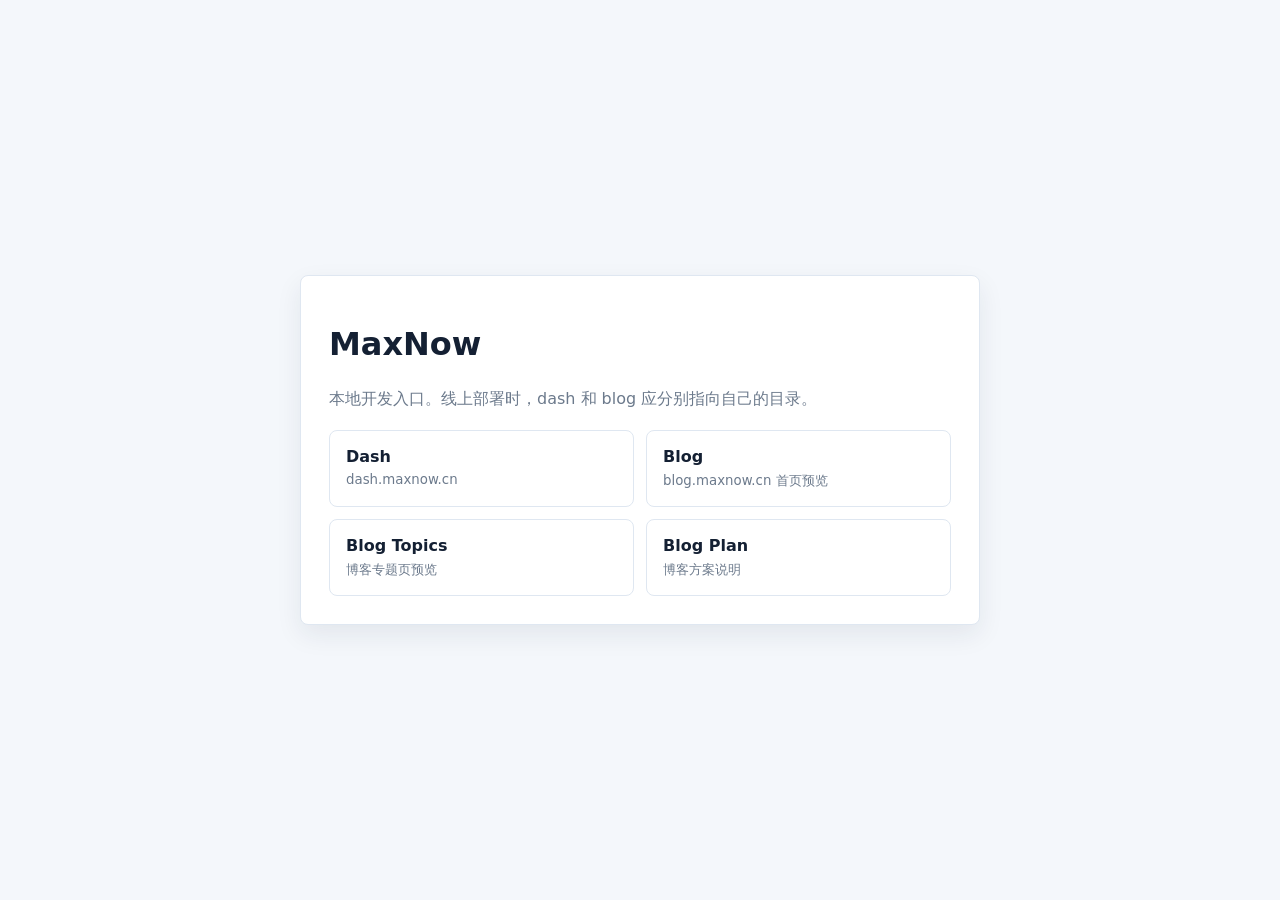
<file: index.html>
<!doctype html>
<html lang="zh-CN">
  <head>
    <meta charset="UTF-8" />
    <meta name="viewport" content="width=device-width, initial-scale=1.0" />
    <title>MaxNow Local Index</title>
    <meta name="description" content="Local entry points for MaxNow dash and blog." />
    <style>
      :root {
        color-scheme: light;
        --bg: #f4f7fb;
        --surface: #ffffff;
        --line: #dfe7f1;
        --text: #142033;
        --muted: #6c7a8c;
        --accent: #1d9bf0;
      }

      * {
        box-sizing: border-box;
      }

      body {
        min-height: 100vh;
        display: grid;
        place-items: center;
        margin: 0;
        background: var(--bg);
        color: var(--text);
        font-family: Inter, "Noto Sans SC", system-ui, sans-serif;
      }

      main {
        width: min(680px, calc(100% - 32px));
        border: 1px solid var(--line);
        border-radius: 8px;
        padding: 28px;
        background: var(--surface);
        box-shadow: 0 10px 26px rgba(27, 39, 62, 0.08);
      }

      p {
        color: var(--muted);
        line-height: 1.7;
      }

      .links {
        display: grid;
        grid-template-columns: repeat(2, minmax(0, 1fr));
        gap: 12px;
        margin-top: 18px;
      }

      a {
        border: 1px solid var(--line);
        border-radius: 8px;
        padding: 16px;
        color: inherit;
        text-decoration: none;
      }

      a:hover {
        border-color: #b8d8f5;
        color: var(--accent);
      }

      strong,
      small {
        display: block;
      }

      small {
        margin-top: 6px;
        color: var(--muted);
      }

      @media (max-width: 640px) {
        .links {
          grid-template-columns: 1fr;
        }
      }
    </style>
  </head>
  <body>
    <main>
      <h1>MaxNow</h1>
      <p>本地开发入口。线上部署时，dash 和 blog 应分别指向自己的目录。</p>
      <div class="links">
        <a href="./dash/">
          <strong>Dash</strong>
          <small>dash.maxnow.cn</small>
        </a>
        <a href="./blog/">
          <strong>Blog</strong>
          <small>blog.maxnow.cn 首页预览</small>
        </a>
        <a href="./blog/topics.html">
          <strong>Blog Topics</strong>
          <small>博客专题页预览</small>
        </a>
        <a href="./blog/preview.html">
          <strong>Blog Plan</strong>
          <small>博客方案说明</small>
        </a>
      </div>
    </main>
  </body>
</html>
</file>
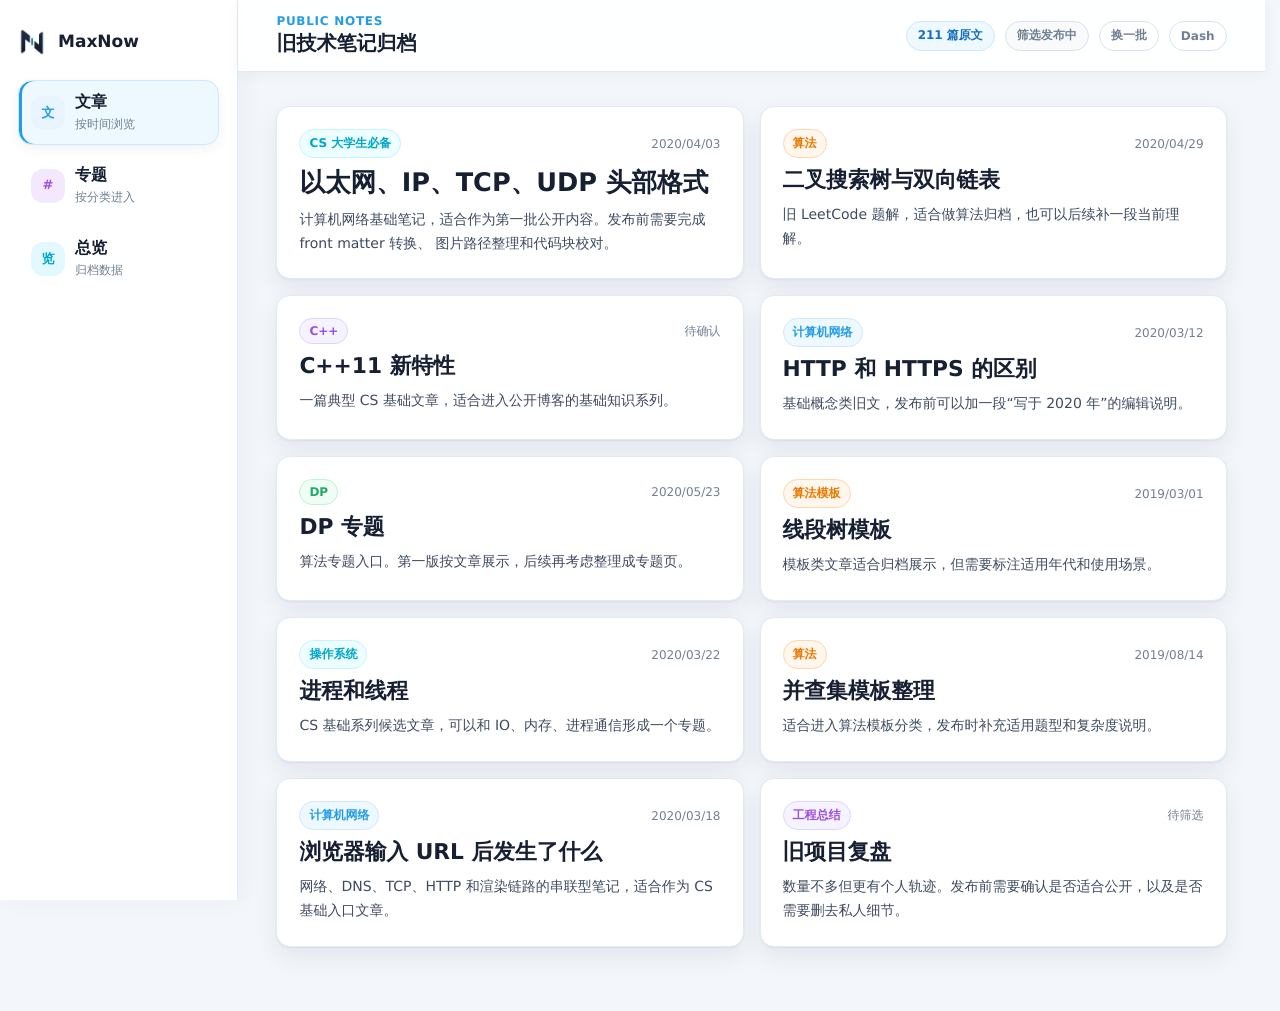
<file: blog/index.html>
<!doctype html>
<html lang="zh-CN">
  <head>
    <meta charset="UTF-8" />
    <meta name="viewport" content="width=device-width, initial-scale=1.0" />
    <title>MaxNow Blog</title>
    <meta name="description" content="MaxNow 的旧技术博客公开预览。" />
    <link rel="icon" type="image/png" href="./assets/maxnow-icon.png?v=1" />
    <link rel="stylesheet" href="./styles.css?v=17" />
  </head>
  <body>
    <div class="site-shell">
      <aside class="sidebar" aria-label="站点导航">
        <a class="brand" href="./index.html" aria-label="MaxNow Blog">
          <img class="brand-mark" src="./assets/maxnow-icon.png?v=1" alt="" aria-hidden="true" />
          <span>
            <strong>MaxNow</strong>
          </span>
        </a>

        <nav class="side-nav" aria-label="博客栏目">
          <a class="side-nav-item is-active" href="./index.html"><span class="nav-icon">文</span><span><strong>文章</strong><small>按时间浏览</small></span></a>
          <a class="side-nav-item" href="./topics.html"><span class="nav-icon">#</span><span><strong>专题</strong><small>按分类进入</small></span></a>
          <a class="side-nav-item" href="./overview.html"><span class="nav-icon">览</span><span><strong>总览</strong><small>归档数据</small></span></a>
        </nav>

      </aside>

      <main class="workspace">
        <header class="topbar">
          <div>
            <p class="eyebrow">Public Notes</p>
            <strong>旧技术笔记归档</strong>
          </div>
          <div class="topbar-actions">
            <span class="status-pill">211 篇原文</span>
            <span class="status-pill muted">筛选发布中</span>
            <button class="topbar-link random-button" type="button" data-random-articles>换一批</button>
            <a class="topbar-link" href="https://dash.maxnow.cn">Dash</a>
          </div>
        </header>

        <section class="article-feed" aria-label="文章预览列表" data-article-feed>
          <a class="article-preview is-featured" href="./post-preview.html?from=articles">
            <div class="article-meta">
              <span class="tag cyan">CS 大学生必备</span>
              <time>2020/04/03</time>
            </div>
            <h2>以太网、IP、TCP、UDP 头部格式</h2>
            <p>
              计算机网络基础笔记，适合作为第一批公开内容。发布前需要完成 front matter 转换、
              图片路径整理和代码块校对。
            </p>
          </a>

          <a class="article-preview" href="./post-preview.html?from=articles">
            <div class="article-meta">
              <span class="tag orange">算法</span>
              <time>2020/04/29</time>
            </div>
            <h2>二叉搜索树与双向链表</h2>
            <p>旧 LeetCode 题解，适合做算法归档，也可以后续补一段当前理解。</p>
          </a>

          <a class="article-preview" href="./post-preview.html?from=articles">
            <div class="article-meta">
              <span class="tag purple">C++</span>
              <time>待确认</time>
            </div>
            <h2>C++11 新特性</h2>
            <p>一篇典型 CS 基础文章，适合进入公开博客的基础知识系列。</p>
          </a>

          <a class="article-preview" href="./post-preview.html?from=articles">
            <div class="article-meta">
              <span class="tag blue">计算机网络</span>
              <time>2020/03/12</time>
            </div>
            <h2>HTTP 和 HTTPS 的区别</h2>
            <p>基础概念类旧文，发布前可以加一段“写于 2020 年”的编辑说明。</p>
          </a>

          <a class="article-preview" href="./post-preview.html?from=articles">
            <div class="article-meta">
              <span class="tag green">DP</span>
              <time>2020/05/23</time>
            </div>
            <h2>DP 专题</h2>
            <p>算法专题入口。第一版按文章展示，后续再考虑整理成专题页。</p>
          </a>

          <a class="article-preview" href="./post-preview.html?from=articles">
            <div class="article-meta">
              <span class="tag orange">算法模板</span>
              <time>2019/03/01</time>
            </div>
            <h2>线段树模板</h2>
            <p>模板类文章适合归档展示，但需要标注适用年代和使用场景。</p>
          </a>

          <a class="article-preview" href="./post-preview.html?from=articles">
            <div class="article-meta">
              <span class="tag cyan">操作系统</span>
              <time>2020/03/22</time>
            </div>
            <h2>进程和线程</h2>
            <p>CS 基础系列候选文章，可以和 IO、内存、进程通信形成一个专题。</p>
          </a>

          <a class="article-preview" href="./post-preview.html?from=articles">
            <div class="article-meta">
              <span class="tag orange">算法</span>
              <time>2019/08/14</time>
            </div>
            <h2>并查集模板整理</h2>
            <p>适合进入算法模板分类，发布时补充适用题型和复杂度说明。</p>
          </a>

          <a class="article-preview" href="./post-preview.html?from=articles">
            <div class="article-meta">
              <span class="tag blue">计算机网络</span>
              <time>2020/03/18</time>
            </div>
            <h2>浏览器输入 URL 后发生了什么</h2>
            <p>网络、DNS、TCP、HTTP 和渲染链路的串联型笔记，适合作为 CS 基础入口文章。</p>
          </a>

          <a class="article-preview" href="./post-preview.html?from=articles">
            <div class="article-meta">
              <span class="tag purple">工程总结</span>
              <time>待筛选</time>
            </div>
            <h2>旧项目复盘</h2>
            <p>数量不多但更有个人轨迹。发布前需要确认是否适合公开，以及是否需要删去私人细节。</p>
          </a>
        </section>
      </main>
    </div>
    <script src="./random-articles.js?v=1"></script>
  </body>
</html>
</file>
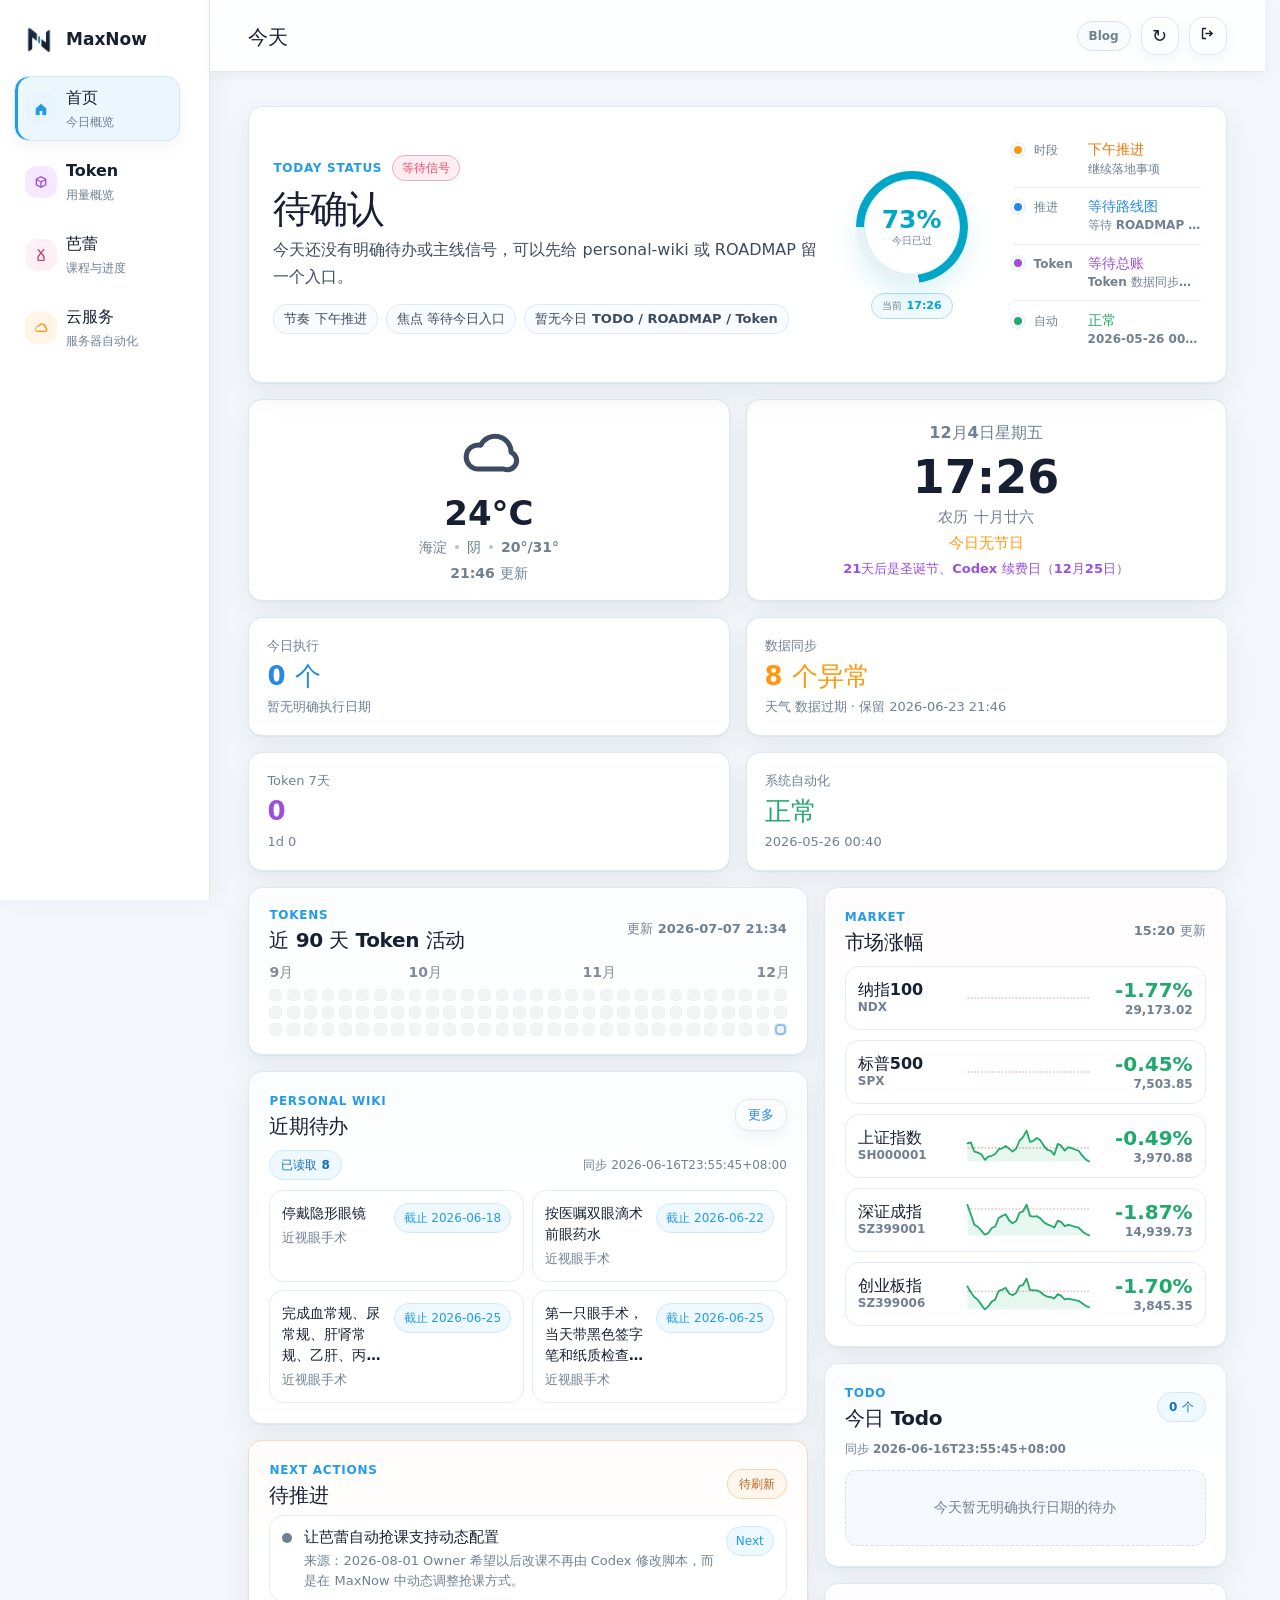
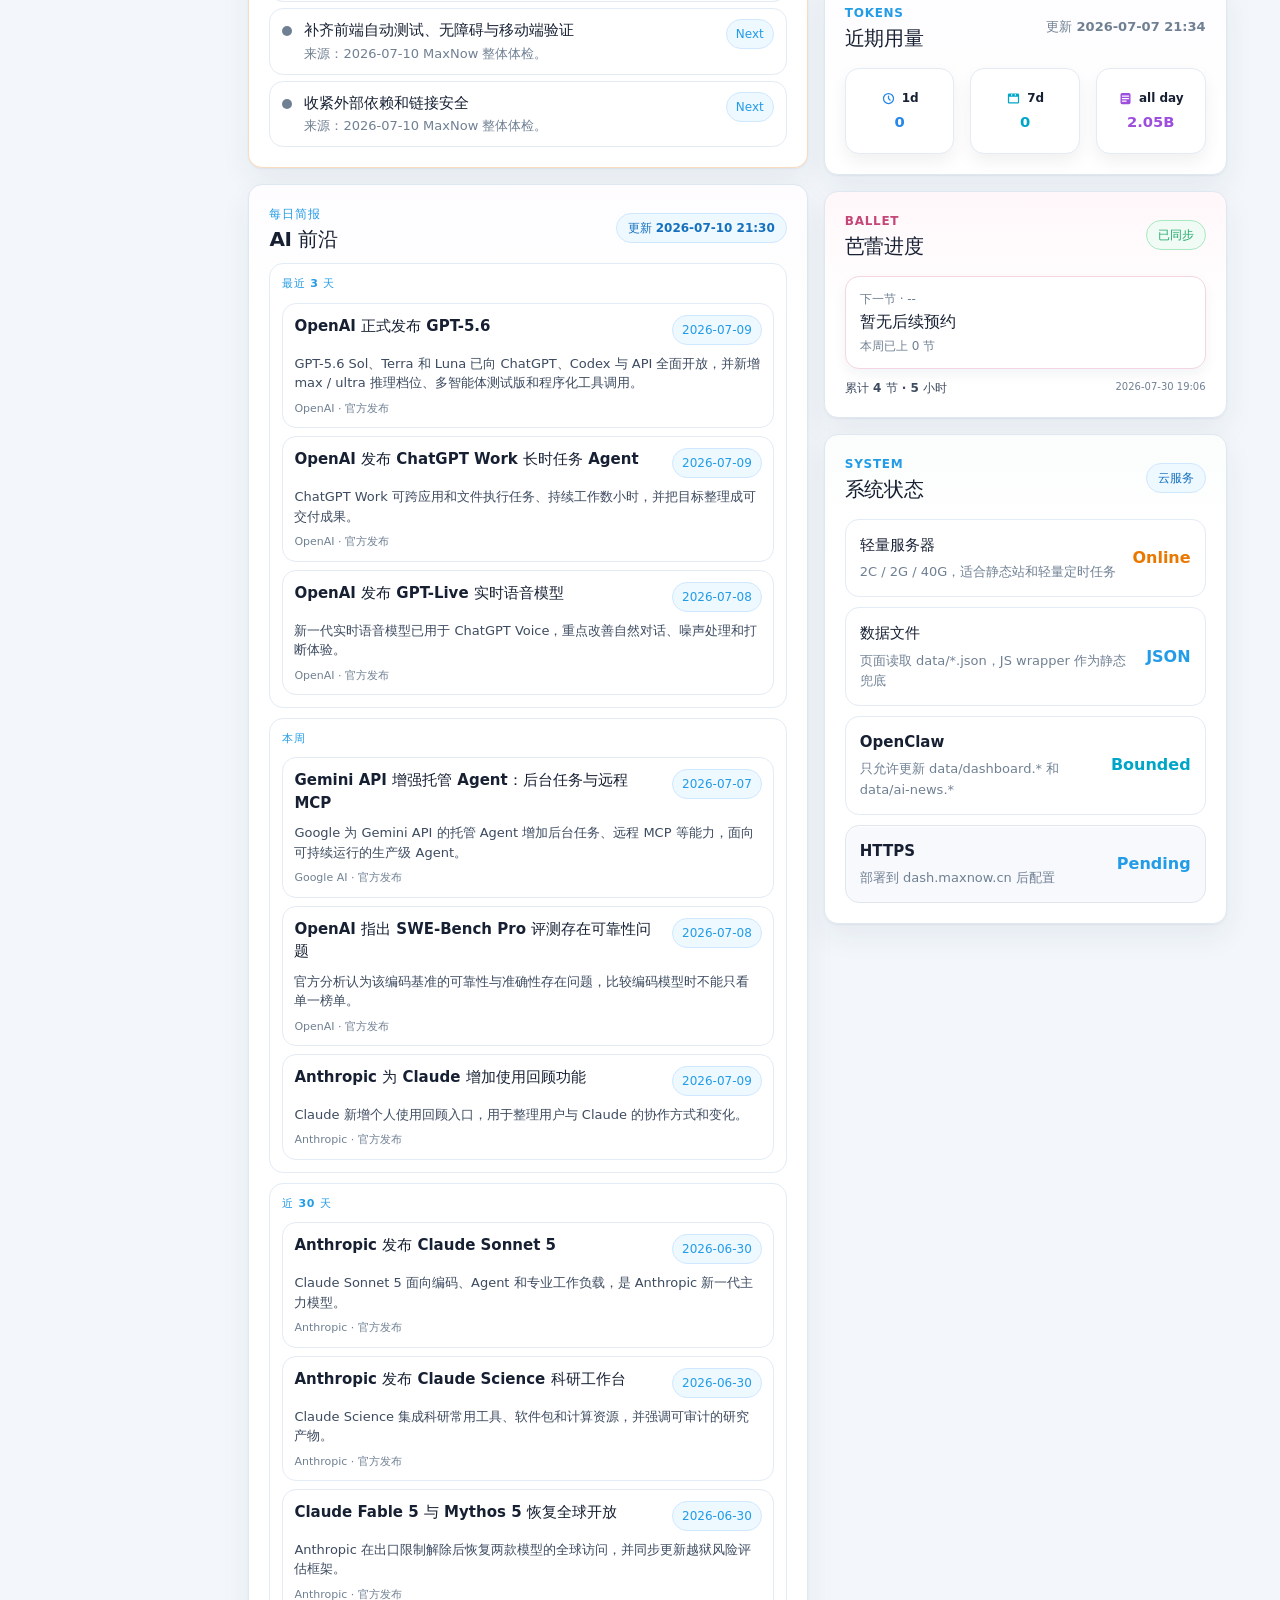
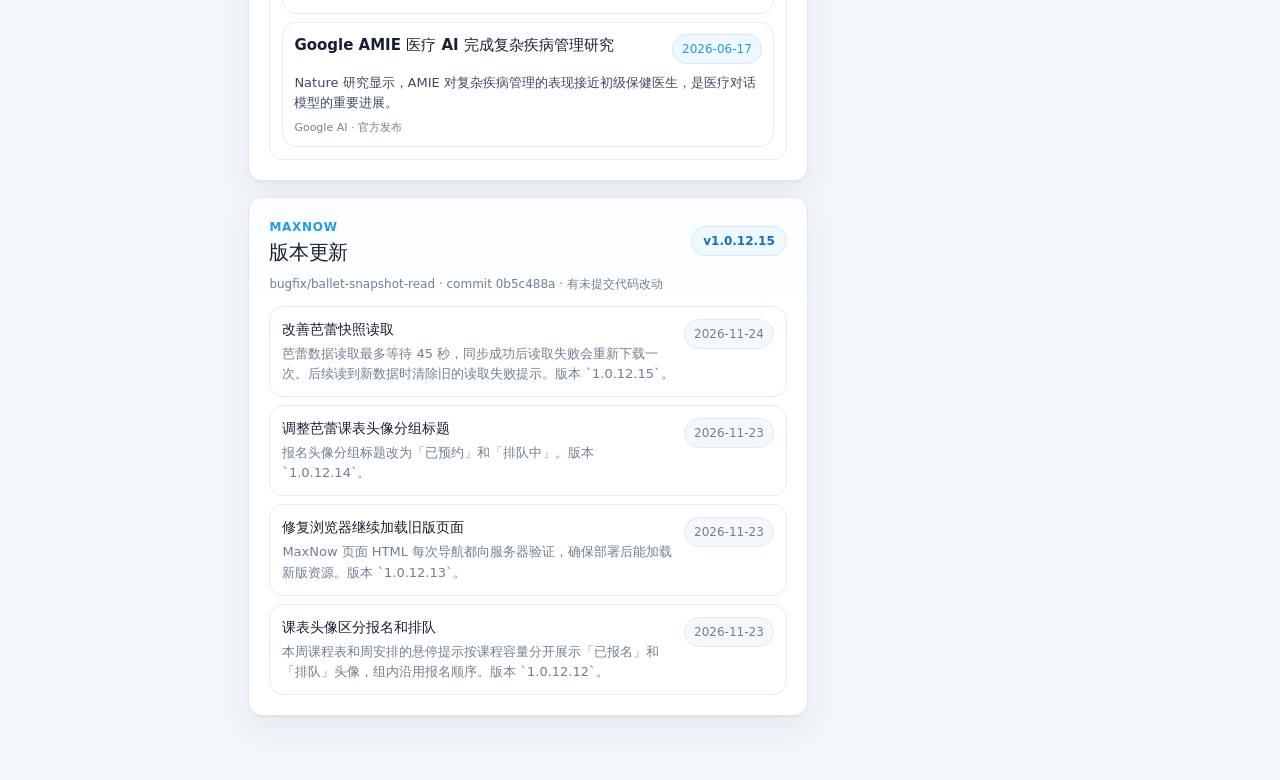
<file: dash/index.html>
<!doctype html>
<html lang="zh-CN">
  <head>
    <meta charset="UTF-8" />
    <meta name="viewport" content="width=device-width, initial-scale=1.0" />
    <title>MaxNow</title>
    <meta name="description" content="MaxNow personal dashboard maintained by OpenClaw data files." />
    <link rel="icon" type="image/png" href="./assets/maxnow-icon.png?v=1" />
    <script src="./app.js?v=285" defer></script>
    <link rel="stylesheet" href="./styles.css?v=304" />
  </head>
  <body>
    <div class="app-shell">
      <aside class="sidebar" aria-label="Main navigation">
        <div class="brand" aria-label="MaxNow">
          <img class="brand-mark" src="./assets/maxnow-icon.png?v=1" alt="" aria-hidden="true" />
          <span>
            <strong>MaxNow</strong>
          </span>
        </div>

        <nav class="side-nav" aria-label="Pages">
          <button class="side-nav-item nav-home is-active" type="button" data-view="home">
            <span class="nav-icon" aria-hidden="true">
              <svg viewBox="0 0 24 24"><path d="M4 11.2 12 4l8 7.2V20a1 1 0 0 1-1 1h-5v-6h-4v6H5a1 1 0 0 1-1-1z"/></svg>
            </span>
            <span class="nav-copy">
              <strong>&#39318;&#39029;</strong>
              <small>&#20170;&#26085;&#27010;&#35272;</small>
            </span>
          </button>

          <button class="side-nav-item nav-token" type="button" data-view="tokens">
            <span class="nav-icon" aria-hidden="true">
              <svg viewBox="0 0 24 24"><path d="M12 3 4 7v10l8 4 8-4V7zm0 2.2L17.6 8 12 10.8 6.4 8zm-6 4.6 5 2.5v5.9l-5-2.5zm7 8.4v-5.9l5-2.5v5.9z"/></svg>
            </span>
            <span class="nav-copy">
              <strong>Token</strong>
              <small id="sidebar-token-total">&#29992;&#37327;&#27010;&#35272;</small>
            </span>
          </button>
          <button class="side-nav-item nav-ballet" type="button" data-view="ballet">
            <span class="nav-icon" aria-hidden="true">
              <svg viewBox="0 0 24 24"><path d="M7.1 3.4a1 1 0 0 1 1.4.1l3.4 3.8 3.6-3.8a1 1 0 1 1 1.4 1.4l-3.6 3.9 2.3 2.6c1.7 1.9 2.4 4.4 2 6.9l-.3 1.8a1 1 0 0 1-1 .9H7.7a1 1 0 0 1-1-.9l-.3-1.8a10 10 0 0 1 2.2-7l1.9-2.4L7 4.8a1 1 0 0 1 .1-1.4Zm4.8 7.1-1.8 2.2a8 8 0 0 0-1.7 5.2l.2 1.1h6.8l.2-1.1a7.9 7.9 0 0 0-1.5-5.2Z"/></svg>
            </span>
            <span class="nav-copy">
              <strong>芭蕾</strong>
              <small>课程与进度</small>
            </span>
          </button>
          <button class="side-nav-item nav-cloud" type="button" data-view="cloud">
            <span class="nav-icon" aria-hidden="true">
              <svg viewBox="0 0 24 24"><path d="M17.6 18H7.3A4.8 4.8 0 0 1 8 8.5a6.2 6.2 0 0 1 11.8 2.4A3.8 3.8 0 0 1 17.6 18ZM7.3 16h10.3a1.8 1.8 0 0 0 .5-3.5 1 1 0 0 1-.7-1.1A4.2 4.2 0 0 0 9.5 9.3a1 1 0 0 1-1 .9H7.3A2.8 2.8 0 0 0 7.3 16Z"/></svg>
            </span>
            <span class="nav-copy">
              <strong>&#20113;&#26381;&#21153;</strong>
              <small>&#26381;&#21153;&#22120;&#33258;&#21160;&#21270;</small>
            </span>
          </button>
        </nav>
      </aside>

      <main class="workspace">
        <header class="topbar" aria-label="Site status">
          <div class="topbar-heading">
            <strong id="view-title">&#20170;&#22825;</strong>
            <div class="topbar-data-status topbar-ballet-status" aria-label="芭蕾数据状态">
              <time class="topbar-update-time" id="ballet-updated" aria-live="polite">尚未更新</time>
              <span class="status-pill" id="ballet-connection-status" aria-live="polite">等待连接</span>
              <button
                class="ballet-week-trigger"
                id="ballet-week-trigger"
                type="button"
                aria-haspopup="dialog"
                aria-controls="ballet-week-dialog"
                aria-label="打开本周芭蕾周记录封面"
              >
                <span>week</span>
                <strong id="ballet-week-trigger-number">2</strong>
              </button>
            </div>
            <div class="topbar-data-status topbar-token-status" aria-label="Token 数据状态">
              <time class="topbar-update-time" id="token-updated" aria-live="polite">尚未更新</time>
              <span class="status-pill" id="token-connection-status" aria-live="polite">等待同步</span>
            </div>
            <div class="topbar-data-status topbar-life-status" aria-label="生活数据状态">
              <time class="topbar-update-time" id="life-updated" aria-live="polite">尚未更新</time>
              <span class="status-pill" id="life-connection-status" aria-live="polite">等待同步</span>
            </div>
            <div class="topbar-data-status topbar-ricky-status" aria-label="同行记数据状态">
              <time class="topbar-update-time" id="ricky-updated" aria-live="polite">尚未更新</time>
              <span class="status-pill" id="ricky-connection-status" aria-live="polite">等待同步</span>
            </div>
          </div>

          <div class="topbar-actions">
            <div class="range-tabs topbar-token-ranges" id="token-ranges" role="tablist" aria-label="Token ranges"></div>
            <a class="topbar-link" href="https://blog.maxnow.cn" target="_blank" rel="noreferrer">Blog</a>
            <button
              class="icon-button"
              id="refresh-button"
              type="button"
              data-action="refresh"
              aria-label="Refresh data"
              title="Refresh data"
            >
              &#8635;
            </button>
            <form class="topbar-logout" action="/auth/logout" method="post">
              <button class="icon-button" type="submit" aria-label="退出登录" title="退出登录">
                <svg viewBox="0 0 24 24" aria-hidden="true"><path d="M10 4H5a1 1 0 0 0-1 1v14a1 1 0 0 0 1 1h5v-2H6V6h4Zm5.3 3.3-1.4 1.4 2.3 2.3H9v2h7.2l-2.3 2.3 1.4 1.4 4.7-4.7Z"/></svg>
              </button>
            </form>
          </div>
        </header>

        <section class="view is-active" id="home-view" data-view-panel="home">
          <div class="home-top-grid">
            <header class="summary-bar" id="overview">
              <div class="summary-copy">
                <div class="summary-headline">
                  <div>
                    <div class="summary-kicker">
                      <p class="eyebrow">Today Status</p>
                      <span class="today-freshness" id="today-freshness">&#24453;&#30830;&#35748;</span>
                    </div>
                    <h1 id="today-mode">&#20170;&#26085;&#29366;&#24577;</h1>
                  </div>
                </div>
                <p id="daily-brief">&#31561;&#24453; OpenClaw &#20889;&#20837;&#20170;&#22825;&#30340;&#25688;&#35201;&#12290;</p>
                <div class="summary-meta" aria-label="Today personal state">
                  <span id="today-energy">&#33410;&#22863; --</span>
                  <span id="today-focus">&#28966;&#28857; --</span>
                  <span id="today-updated">&#24453;&#30830;&#35748;</span>
                </div>
              </div>
              <div class="summary-live" aria-label="Today generated signals">
                <div class="summary-live-meter" aria-label="今日进度">
                  <div class="summary-live-ring" id="today-pulse-progress">
                    <strong id="today-pulse-percent">--%</strong>
                    <small>今日已过</small>
                  </div>
                  <time id="today-pulse-now">--:--</time>
                </div>
                <div class="summary-live-list">
                  <div class="summary-live-item" id="today-phase-row" data-tone="orange">
                    <span>&#26102;&#27573;</span>
                    <strong id="today-phase">--</strong>
                    <small id="today-phase-note">--</small>
                  </div>
                  <div class="summary-live-item" id="today-action-row" data-tone="blue">
                    <span>&#25512;&#36827;</span>
                    <strong id="today-action-signal">--</strong>
                    <small id="today-action-note">--</small>
                  </div>
                  <div class="summary-live-item" id="today-token-row" data-tone="purple">
                    <span>Token</span>
                    <strong id="today-token-signal">--</strong>
                    <small id="today-token-note">--</small>
                  </div>
                  <div class="summary-live-item" id="today-automation-row" data-tone="green">
                    <span>&#33258;&#21160;</span>
                    <strong id="today-automation-signal">--</strong>
                    <small id="today-automation-note">--</small>
                  </div>
                </div>
              </div>
            </header>
            <div class="home-widgets" aria-label="Home widgets">
              <div class="summary-weather" aria-label="北京市海淀区今日天气">
                <span class="weather-icon" id="weather-icon" aria-hidden="true"></span>
                <div class="weather-copy">
                  <strong id="weather-temp">--°C</strong>
                  <div class="weather-meta">
                    <small id="weather-location">海淀</small>
                    <small id="weather-condition">天气 --</small>
                    <small class="weather-range" id="weather-range">今日 --</small>
                  </div>
                  <small class="weather-updated" id="weather-updated">等待同步</small>
                </div>
              </div>
              <div class="summary-clock" aria-label="Current time">
                <span id="today-label">--</span>
                <strong id="clock-label">--:--</strong>
                <small id="lunar-label">农历 --</small>
                <small class="holiday-label" id="holiday-label">--</small>
                <small class="next-special-label" id="next-special-label">--</small>
              </div>
            </div>
          </div>

          <section class="status-strip" aria-label="Today status">
            <article class="metric-today-execution" title="来自 personal-wiki 中 due_at 等于今天的未完成待办">
              <span>&#20170;&#26085;&#25191;&#34892;</span>
              <strong id="metric-today-execution">0</strong>
              <small id="metric-today-execution-note">&#26242;&#26080;&#26126;&#30830;&#25191;&#34892;&#26085;&#26399;</small>
            </article>
            <article class="metric-sync" title="Owner 可见数据源状态：Wiki、Token、天气、市场、Last-30、版本、Roadmap、芭蕾、同行记和生活">
              <span>&#25968;&#25454;&#21516;&#27493;</span>
              <strong id="metric-sync">--</strong>
              <small id="metric-sync-note">&#31561;&#24453;&#21516;&#27493;</small>
            </article>
            <article class="metric-token">
              <span>Token 7&#22825;</span>
              <strong id="metric-token-total">--</strong>
              <small id="metric-token-note">&#31561;&#24453;&#21516;&#27493;</small>
            </article>
            <article class="metric-data">
              <span>&#31995;&#32479;&#33258;&#21160;&#21270;</span>
              <strong id="metric-automation">--</strong>
              <small id="metric-automation-note">&#31561;&#24453;&#21516;&#27493;</small>
            </article>
          </section>

          <section class="home-board" aria-label="Home dashboard modules">
            <div class="home-lane home-lane-primary" aria-label="Primary Home modules">
              <article class="panel focus-panel token-home-activity-panel home-board-card home-card-token" id="focus" data-card-size="wide-short">
                <header class="panel-head">
                  <div>
                    <p class="eyebrow">Tokens</p>
                    <h2>近 90 天 Token 活动</h2>
                  </div>
                  <small class="panel-updated" id="home-token-activity-updated">等待同步</small>
                </header>
                <div class="token-home-activity-chart" id="home-token-activity-chart"></div>
              </article>

              <article class="panel wiki-todo-panel home-board-card home-card-wiki" id="wiki-todos" data-card-size="wide-tall">
                <header class="panel-head">
                  <div>
                    <p class="eyebrow">Personal Wiki</p>
                    <h2>近期待办</h2>
                  </div>
                  <a
                    class="text-button"
                    id="wiki-todo-source"
                    href="https://github.com/V-ioi-V/personal-wiki/blob/main/wiki/tasks/todo.json"
                    target="_blank"
                    rel="noreferrer"
                  >更多</a>
                </header>
                <div class="wiki-todo-summary">
                  <span class="status-pill" id="wiki-todo-status">等待读取</span>
                  <small id="wiki-todo-updated">todo.json</small>
                </div>
                <div class="wiki-todo-list" id="wiki-todo-list"></div>
              </article>

              <article class="panel actions-panel home-board-card home-card-actions" id="actions" data-card-size="mid-short">
                <header class="panel-head">
                  <div>
                    <p class="eyebrow">Next Actions</p>
                    <h2>&#24453;&#25512;&#36827;</h2>
                  </div>
                  <span class="status-pill" id="project-status-freshness">等待同步</span>
                </header>
                <div class="task-list" id="action-list"></div>
              </article>

              <article class="panel maxnow-updates-panel home-board-card home-card-updates" data-card-size="wide-short">
                <header class="panel-head">
                  <div>
                    <p class="eyebrow">MaxNow</p>
                    <h2>版本更新</h2>
                  </div>
                  <span class="status-pill" id="project-version">v--</span>
                </header>
                <p class="project-version-note" id="project-version-note">等待同步</p>
                <div class="project-update-list" id="project-update-list"></div>
              </article>

              <article class="panel last30-panel home-board-card home-card-last30" id="last-30" data-card-size="wide-short" aria-label="AI 前沿简报">
                <header class="panel-head last30-head">
                  <div>
                    <p class="eyebrow">每日简报</p>
                    <h2>AI 前沿</h2>
                  </div>
                  <span class="status-pill" id="last30-source">等待同步</span>
                </header>
                <div class="last30-grid">
                  <section class="last30-column" aria-label="最新发布">
                    <div class="last30-column-head">
                      <span>最近 3 天</span>
                    </div>
                    <div class="last30-list" id="last30-today-list"></div>
                  </section>
                  <section class="last30-column" aria-label="本周前沿">
                    <div class="last30-column-head">
                      <span>本周</span>
                    </div>
                    <div class="last30-list" id="last30-week-list"></div>
                  </section>
                  <section class="last30-column" aria-label="近 30 天关键进展">
                    <div class="last30-column-head">
                      <span>近 30 天</span>
                    </div>
                    <div class="last30-list" id="last30-mainline-list"></div>
                  </section>
                </div>
              </article>

            </div>

            <div class="home-side-stack" aria-label="Secondary Home modules">
              <div class="home-lane home-lane-signal" aria-label="Signal Home modules">
                <article class="panel market-panel home-board-card home-card-market" id="market-indices" data-card-size="mid-tall">
                <header class="panel-head">
                  <div>
                    <p class="eyebrow">Market</p>
                    <h2>市场涨幅</h2>
                  </div>
                  <small class="panel-updated" id="market-updated">等待同步</small>
                </header>
                <div class="market-list" id="market-list"></div>
                </article>

                <article class="panel token-mini-panel home-board-card home-card-token-mini" data-card-size="widget-wide">
                <header class="panel-head">
                  <div>
                    <p class="eyebrow">Tokens</p>
                    <h2>&#36817;&#26399;&#29992;&#37327;</h2>
                  </div>
                  <small class="panel-updated" id="mini-token-updated">等待同步</small>
                </header>
                <div class="mini-token-grid">
                  <div>
                    <span class="metric-label">
                      <svg class="metric-icon" viewBox="0 0 24 24" aria-hidden="true"><path d="M12 3a9 9 0 1 1-9 9 9 9 0 0 1 9-9Zm0 2a7 7 0 1 0 7 7 7 7 0 0 0-7-7Zm1 3v3.6l2.4 2.4a1 1 0 0 1-1.4 1.4l-2.7-2.7A1 1 0 0 1 11 12V8a1 1 0 1 1 2 0Z"/></svg>
                      1d
                    </span>
                    <strong id="mini-token-1d">--</strong>
                  </div>
                  <div>
                    <span class="metric-label">
                      <svg class="metric-icon" viewBox="0 0 24 24" aria-hidden="true"><path d="M5 4h14a2 2 0 0 1 2 2v12a2 2 0 0 1-2 2H5a2 2 0 0 1-2-2V6a2 2 0 0 1 2-2Zm0 5v9h14V9Zm3-4v2h2V5Zm6 0v2h2V5Z"/></svg>
                      7d
                    </span>
                    <strong id="mini-token-7d">--</strong>
                  </div>
                  <div>
                    <span class="metric-label">
                      <svg class="metric-icon" viewBox="0 0 24 24" aria-hidden="true"><path d="M4 5.5A2.5 2.5 0 0 1 6.5 3h11A2.5 2.5 0 0 1 20 5.5v13a2.5 2.5 0 0 1-2.5 2.5h-11A2.5 2.5 0 0 1 4 18.5v-13ZM7 7a1 1 0 0 0 0 2h10a1 1 0 1 0 0-2H7Zm0 4a1 1 0 1 0 0 2h10a1 1 0 1 0 0-2H7Zm0 4a1 1 0 1 0 0 2h6a1 1 0 1 0 0-2H7Z"/></svg>
                      all day
                    </span>
                    <strong id="mini-token-all">--</strong>
                  </div>
                </div>
                </article>

              </div>

              <div class="home-lane home-lane-rail" aria-label="Status Home modules">
                <article class="panel today-todo-panel home-board-card home-card-today-todo" data-card-size="widget-wide">
                <header class="panel-head">
                  <div>
                    <p class="eyebrow">Todo</p>
                    <h2>&#20170;&#26085; Todo</h2>
                  </div>
                  <span class="status-pill" id="today-todo-status">&#31561;&#24453;&#21516;&#27493;</span>
                </header>
                <small class="today-todo-updated" id="today-todo-updated">todo.json</small>
                <div class="today-todo-list" id="today-todo-list"></div>
                </article>



                <article class="panel ballet-home-card home-board-card home-card-ballet" id="home-ballet-card" data-card-size="widget-wide" role="button" tabindex="0" aria-label="打开芭蕾课程与进度">
                  <header class="panel-head">
                    <div>
                      <p class="eyebrow">Ballet</p>
                      <h2>芭蕾进度</h2>
                    </div>
                    <span class="status-pill" id="home-ballet-status">等待同步</span>
                  </header>
                  <div class="ballet-home-next">
                    <span id="home-ballet-next-time">下一节 · --</span>
                    <strong id="home-ballet-next-course">等待课程数据</strong>
                    <small id="home-ballet-next-meta">同步成功后显示预约与进度</small>
                  </div>
                  <div class="ballet-home-foot">
                    <span id="home-ballet-progress">累计 -- 节 · -- 小时</span>
                    <small id="home-ballet-updated">尚未同步</small>
                  </div>
                </article>

                <article class="panel system-panel home-board-card home-card-system" id="system-panel" data-card-size="widget-wide" role="button" tabindex="0" aria-label="打开云服务系统状态">
                <header class="panel-head">
                  <div>
                    <p class="eyebrow">System</p>
                    <h2>&#31995;&#32479;&#29366;&#24577;</h2>
                  </div>
                  <span class="status-pill">云服务</span>
                </header>
                <div class="system-list" id="system-list"></div>
                </article>
              </div>
            </div>
          </section>
        </section>

        <section class="view secondary-view" id="ricky-view" data-view-panel="ricky">
          <section class="ricky-stats" id="ricky-stats" aria-label="我和 Ricky 统计"></section>

          <article class="panel ricky-map-panel">
            <header class="panel-head">
              <div>
                <p class="eyebrow">World Map</p>
                <h2>世界地图</h2>
              </div>
              <span class="status-pill" id="ricky-map-count">0 个地点</span>
            </header>
            <div class="ricky-map" aria-label="我和 Ricky 的旅行地图">
              <div class="ricky-real-map" id="ricky-real-map" aria-label="真实地图"></div>
              <svg class="ricky-world" viewBox="0 0 1000 520" role="img" aria-label="世界地图">
                <path d="M97 180 146 137l89-15 78 32 31 58-43 51-90 20-73-18-48-42Z"/>
                <path d="M255 285 313 312l27 62-31 80-53 41-47-50 19-73-24-44Z"/>
                <path d="M429 146 515 112l111 25 63 61-38 55-84-16-39 49-80-22-60-61Z"/>
                <path d="M474 281 559 270l75 46 28 84-37 77-78 3-58-58 10-72-39-35Z"/>
                <path d="M655 157 778 119l113 45 35 80-74 47-92-21-46 39-75-38-22-69Z"/>
                <path d="M742 347 822 326l70 42 18 68-57 47-83-18-44-54Z"/>
                <path d="M525 97 574 78l62 18-8 34-75 3Z"/>
                <path d="M841 91 890 82l40 26-21 28-58-5Z"/>
              </svg>
              <div class="ricky-map-pins" id="ricky-map-pins"></div>
            </div>
          </article>
        </section>

        <section class="view secondary-view" id="life-view" data-view-panel="life">
          <article class="panel life-food-panel">
            <header class="panel-head">
              <div>
                <p class="eyebrow">Food Picker</p>
                <h2>吃啥</h2>
              </div>
              <span class="status-pill" id="life-food-count">0 个候选</span>
            </header>

            <div class="life-result-card" id="life-food-result" aria-live="polite">
              <div class="life-food-wheel" id="life-food-wheel" aria-hidden="true">
                <div class="life-food-wheel-track" id="life-food-wheel-track"></div>
              </div>
              <span class="life-result-label">今晚吃</span>
              <strong class="life-result-text">先选一点吃的</strong>
            </div>

            <div class="life-food-toolbar">
              <label class="life-count-control" for="life-food-count-input">
                <span>数量</span>
                <button class="life-step-button" type="button" id="life-food-count-minus" aria-label="减少数量">-</button>
                <input id="life-food-count-input" type="number" min="1" value="1" inputmode="numeric" />
                <button class="life-step-button" type="button" id="life-food-count-plus" aria-label="增加数量">+</button>
              </label>
              <div class="life-food-actions" aria-label="吃啥操作">
                <button class="text-button life-eat-button" type="button" id="life-food-pick">吃啥</button>
                <button class="text-button" type="button" id="life-food-select-all">全选</button>
                <button class="text-button" type="button" id="life-food-clear">清空</button>
              </div>
            </div>

            <div class="life-food-options" id="life-food-options" aria-label="吃啥候选"></div>
          </article>
        </section>

        <section class="view secondary-view" id="tokens-view" data-view-panel="tokens">
          <section class="token-summary" aria-label="Current token summary">
            <article>
              <span>&#24635;&#37327;</span>
              <strong id="token-total">--</strong>
            </article>
            <article>
              <span>&#36755;&#20837;</span>
              <strong id="token-input">--</strong>
            </article>
            <article>
              <span>&#36755;&#20986;</span>
              <strong id="token-output">--</strong>
            </article>
            <article>
              <span>&#32531;&#23384;</span>
              <strong id="token-cache">--</strong>
            </article>
            <article>
              <span>&#21629;&#20013;&#29575;</span>
              <strong id="token-cache-hit">--</strong>
            </article>
            <article>
              <span>&#36153;&#29992;</span>
              <strong id="token-cost">--</strong>
            </article>
            <article>
              <span>Codex &#26102;&#38271;</span>
              <strong id="token-active-time">--</strong>
            </article>
          </section>

          <aside class="token-head-card token-source-sync" aria-label="Token source update times">
            <span>&#21508;&#26469;&#28304;&#25968;&#25454;&#25130;&#33267;</span>
            <div class="token-source-updates" id="token-source-updates"></div>
          </aside>

          <section class="token-detail-grid">
            <article class="panel">
              <header class="panel-head">
                <div>
                  <p class="eyebrow">Sources</p>
                  <h2>&#26469;&#28304;&#36153;&#29992;</h2>
                </div>
              </header>
              <div class="token-source-grid" id="token-sources" aria-label="Token sources"></div>
            </article>

            <article class="panel">
              <header class="panel-head">
                <div>
                  <p class="eyebrow">Models</p>
                  <h2>&#27169;&#22411;&#21344;&#27604;</h2>
                </div>
              </header>
              <div class="model-list" id="token-models"></div>
            </article>

            <article class="panel">
              <header class="panel-head">
                <div>
                  <p class="eyebrow">Calls</p>
                  <h2>&#35843;&#29992;&#28040;&#32791;</h2>
                </div>
              </header>
              <div class="session-list" id="token-sessions"></div>
            </article>

            <article class="panel token-trend-panel">
              <header class="panel-head">
                <div>
                  <p class="eyebrow">Daily</p>
                  <h2>最近 30 天</h2>
                </div>
                <span class="status-pill">token/d</span>
              </header>
              <div class="token-line-chart" id="token-trend-chart"></div>
            </article>
          </section>
        </section>

        <section class="view secondary-view" id="ballet-view" data-view-panel="ballet">
          <div class="ballet-sync-alert" id="ballet-sync-alert" role="status" aria-live="polite" hidden>
            <span class="ballet-sync-alert-icon" aria-hidden="true">!</span>
            <div>
              <strong id="ballet-sync-alert-title">课程数据更新失败</strong>
              <p id="ballet-sync-alert-message">仍显示最后一次成功缓存。</p>
            </div>
          </div>

          <section class="ballet-overview-grid" aria-label="训练概览、课程卡、成长等级与课程等级">
            <article class="panel ballet-week-panel" aria-labelledby="ballet-week-title">
              <header class="panel-head">
                <div>
                  <p class="eyebrow">Training Summary</p>
                  <h2 id="ballet-week-title">训练概览</h2>
                </div>
                <span class="status-pill" id="ballet-week-range">本周</span>
              </header>
              <div class="ballet-week-grid">
                <section data-tone="green">
                  <span>本周训练次数</span>
                  <strong id="ballet-week-classes">0 次</strong>
                  <small>已上完课程</small>
                </section>
                <section data-tone="purple">
                  <span>本周训练时长</span>
                  <strong id="ballet-week-hours">0 小时</strong>
                  <small>截至刷新时间</small>
                </section>
                <section data-tone="pink">
                  <span>本周最喜欢的课</span>
                  <strong class="ballet-week-favorite" id="ballet-week-favorite">暂无</strong>
                  <small id="ballet-week-favorite-meta">暂无已上完课程</small>
                </section>
                <section data-tone="blue">
                  <span>本周最喜欢的老师</span>
                  <strong class="ballet-week-favorite" id="ballet-week-teacher">暂无</strong>
                  <small id="ballet-week-teacher-meta">暂无已上完课程</small>
                </section>
                <section data-tone="green">
                  <span>累计训练次数</span>
                  <strong id="ballet-total-classes">0 次</strong>
                  <small>已上完课程</small>
                </section>
                <section data-tone="purple">
                  <span>累计训练时长</span>
                  <strong id="ballet-total-hours">0 小时</strong>
                  <small>截至刷新时间</small>
                </section>
                <section data-tone="pink">
                  <span>累计最喜欢的课</span>
                  <strong class="ballet-week-favorite" id="ballet-total-favorite">暂无</strong>
                  <small id="ballet-total-favorite-meta">暂无已上完课程</small>
                </section>
                <section data-tone="blue">
                  <span>累计最喜欢的老师</span>
                  <strong class="ballet-week-favorite" id="ballet-total-teacher">暂无</strong>
                  <small id="ballet-total-teacher-meta">暂无已上完课程</small>
                </section>
                <section data-tone="green">
                  <span>平均每周上课次数</span>
                  <strong id="ballet-overview-weekly-classes">—</strong>
                  <small>次 / 周</small>
                </section>
                <section data-tone="cyan">
                  <span>平均每月上课次数</span>
                  <strong id="ballet-overview-monthly-classes">—</strong>
                  <small>次 / 月</small>
                </section>
                <section data-tone="purple">
                  <span>平均每周上课时间</span>
                  <strong id="ballet-overview-weekly-hours">—</strong>
                  <small>小时 / 周</small>
                </section>
                <section data-tone="orange">
                  <span>平均每月上课时间</span>
                  <strong id="ballet-overview-monthly-hours">—</strong>
                  <small>小时 / 月</small>
                </section>
              </div>
              <p class="ballet-overview-average-note" id="ballet-overview-average-note">暂无有效训练区间</p>
            </article>

            <article class="ballet-membership-card panel" aria-label="课程卡">
              <header class="panel-head ballet-membership-head">
                <div><p class="eyebrow">Course Card</p><h2>课程卡</h2></div>
                <div class="ballet-membership-types" id="ballet-membership-types" hidden>
                  <details class="ballet-card-picker" id="ballet-card-picker">
                    <summary>切换课程卡 · <span id="ballet-card-picker-count">0</span></summary>
                    <div class="ballet-card-picker-popover">
                      <p>我的课程卡</p>
                      <div id="ballet-card-options" role="group" aria-label="选择课程卡"></div>
                    </div>
                  </details>
                  <select id="ballet-membership-select" hidden aria-hidden="true" tabindex="-1"></select>
                </div>
              </header>
              <div class="ballet-membership-list" id="ballet-membership-list" aria-label="课程卡详情，可通过标题栏选择会员卡，也可左右滑动"></div>
            </article>

            <div class="ballet-growth-modules" aria-label="成长等级与课程等级">
              <article class="panel ballet-growth-module" data-tone="purple" aria-labelledby="ballet-growth-level-title">
                <header class="panel-head ballet-growth-module-head">
                  <div>
                    <p class="eyebrow">Growth Level</p>
                    <h2 id="ballet-growth-level-title">成长等级</h2>
                  </div>
                  <div class="ballet-growth-level-summary">
                    <strong class="ballet-growth-module-value" id="ballet-level-title">Lv.1</strong>
                    <div class="ballet-swan-stage" id="ballet-swan-stage" data-level="1" role="img" aria-label="小天鹅成长等级 Lv.1">
                      <img
                        class="ballet-swan-icon"
                        id="ballet-swan-icon"
                        src="./assets/ballet/swan-lv1.png"
                        alt=""
                        width="512"
                        height="512"
                        decoding="async"
                      />
                    </div>
                  </div>
                </header>
                <div class="ballet-growth-module-body">
                  <div
                    class="ballet-growth-track"
                    role="progressbar"
                    aria-label="当前成长等级课次进度"
                    aria-valuemin="0"
                    aria-valuemax="10"
                    aria-valuenow="0"
                    id="ballet-level-progress"
                  >
                    <span id="ballet-level-progress-fill"></span>
                  </div>
                  <div class="ballet-growth-meta">
                    <strong id="ballet-growth-class-count">本级 0 / 10 节</strong>
                    <small id="ballet-level-next">还差 10 节升级到 Lv.2</small>
                  </div>
                </div>
              </article>

              <article class="panel ballet-growth-module" data-tone="blue" aria-labelledby="ballet-course-level-title">
                <header class="panel-head ballet-growth-module-head">
                  <div>
                    <p class="eyebrow">Course Level</p>
                    <h2 id="ballet-course-level-title">课程等级</h2>
                  </div>
                  <strong class="ballet-growth-module-value" id="ballet-promotion-title">L1 → L1.5</strong>
                </header>
                <div class="ballet-growth-module-body">
                  <div
                    class="ballet-growth-track"
                    role="progressbar"
                    aria-label="升班课次进度"
                    aria-valuemin="0"
                    aria-valuemax="15"
                    aria-valuenow="0"
                    id="ballet-promotion-progress"
                  >
                    <span id="ballet-promotion-progress-fill"></span>
                  </div>
                  <div class="ballet-growth-meta">
                    <strong id="ballet-promotion-count">已上 0 / 15 节</strong>
                    <small id="ballet-promotion-rhythm">再上 15 节升级到 L1.5</small>
                  </div>
                  <p id="ballet-promotion-note">当前采用保守课次标准。</p>
                </div>
              </article>
            </div>
          </section>

          <article class="panel ballet-course-plan-panel" id="ballet-upcoming-panel" aria-labelledby="ballet-course-plan-title">
            <header class="panel-head">
              <div>
                <p class="eyebrow">Course Plan</p>
                <h2 id="ballet-course-plan-title">课程计划</h2>
              </div>
              <span class="status-pill" id="ballet-course-plan-count">0 节</span>
            </header>
            <div class="ballet-course-plan-grid">
              <section class="ballet-plan-group ballet-plan-reservations" aria-labelledby="ballet-bookings-title">
                <header>
                  <div>
                    <p class="eyebrow">Booked / Waitlist</p>
                    <h3 id="ballet-bookings-title">课程预约</h3>
                  </div>
                  <span class="status-pill" id="ballet-upcoming-count">0 节</span>
                </header>
                <div class="ballet-upcoming-list" id="ballet-upcoming-list"></div>
                <section class="ballet-manual-plans" id="ballet-manual-plans" hidden aria-label="手动待上课">
                  <h3>手动待上课</h3>
                  <div class="ballet-upcoming-list" id="ballet-manual-plan-list"></div>
                </section>
              </section>
              <div class="ballet-course-plan-right">
                <div class="ballet-course-plan-summary">
                  <section class="ballet-plan-group ballet-booking-assistant" aria-labelledby="ballet-booking-workspace-title">
                    <header>
                      <div>
                        <p class="eyebrow">Booking Assistant</p>
                        <h3 id="ballet-booking-workspace-title">抢课助手</h3>
                      </div>
                      <span class="status-pill" id="ballet-booking-workspace-status">计划中</span>
                    </header>
                    <div class="ballet-booking-summary" aria-label="抢课摘要">
                      <article class="ballet-booking-summary-card" data-tone="green">
                        <span>累计抢到</span>
                        <strong id="ballet-booking-grabbed">0 节</strong>
                        <small>自动预约成功</small>
                      </article>
                      <article class="ballet-booking-summary-card" data-tone="ballet">
                        <span>累计候补</span>
                        <strong id="ballet-booking-waitlisted">0 节</strong>
                        <small>自动候补成功</small>
                      </article>
                      <article class="ballet-booking-summary-card" data-tone="cyan">
                        <span>抢课平均耗时</span>
                        <strong id="ballet-booking-average">--</strong>
                        <small id="ballet-booking-average-detail">暂无历史耗时</small>
                      </article>
                      <article class="ballet-booking-summary-card" data-tone="status">
                        <span>运行状态</span>
                        <strong id="ballet-booking-health">--</strong>
                        <small id="ballet-booking-health-detail">等待运行数据</small>
                      </article>
                    </div>
                  </section>
                  <section class="ballet-plan-group ballet-booking-last-run" aria-labelledby="ballet-booking-results-title">
                    <header>
                      <div>
                        <p class="eyebrow">This Run</p>
                        <h3 id="ballet-booking-results-title">本次抢课</h3>
                      </div>
                      <div class="ballet-booking-last-run-meta">
                        <span id="ballet-booking-result-count">0 节课程</span>
                        <span aria-hidden="true">·</span>
                        <time id="ballet-booking-result-time">暂无执行</time>
                      </div>
                    </header>
                    <div class="ballet-booking-result-summary" id="ballet-booking-fast-results" aria-label="本次抢课总体结果">
                      <article data-result="booked">
                        <span>成功预约</span>
                        <strong id="ballet-booking-result-booked">0 节</strong>
                        <small>自动预约完成</small>
                      </article>
                      <article data-result="waitlist">
                        <span>候补中</span>
                        <strong id="ballet-booking-result-waitlist">0 节</strong>
                        <small id="ballet-booking-result-waitlist-detail">等待候补结果</small>
                      </article>
                      <article data-result="missed">
                        <span>未抢到</span>
                        <strong id="ballet-booking-result-missed">0 节</strong>
                        <small>需人工关注</small>
                      </article>
                      <article data-result="timing">
                        <span>抢课耗时</span>
                        <strong id="ballet-booking-result-duration">--</strong>
                        <small id="ballet-booking-result-duration-detail">暂无有效执行耗时</small>
                      </article>
                    </div>
                  </section>
                </div>
                <section class="ballet-plan-group ballet-plan-week" aria-labelledby="ballet-plan-week-title">
                <header>
                  <div>
                    <p class="eyebrow">Weekly Schedule</p>
                    <h3 id="ballet-plan-week-title">周安排</h3>
                  </div>
                  <div class="ballet-plan-week-switcher" aria-label="切换前后五周课程">
                    <button type="button" id="ballet-plan-week-prev" aria-label="查看上一周">‹</button>
                    <strong id="ballet-plan-week-label">本周</strong>
                    <span aria-hidden="true">·</span>
                    <time id="ballet-plan-week-range">--</time>
                    <button type="button" id="ballet-plan-week-next" aria-label="查看下一周">›</button>
                  </div>
                </header>
                <div class="ballet-plan-week-days" id="ballet-plan-week-days"></div>
                </section>
              </div>
            </div>
          </article>

          <article class="panel ballet-training-panel">
            <header class="panel-head ballet-training-head">
              <div>
                <p class="eyebrow">Training Record</p>
                <h2>训练记录</h2>
              </div>
              <div class="ballet-chart-controls">
                <div class="ballet-segmented" role="group" aria-label="统计时间范围">
                  <button class="ballet-segment-button" type="button" data-ballet-period="month">本月</button>
                  <button class="ballet-segment-button" type="button" data-ballet-period="year">今年</button>
                  <button class="ballet-segment-button is-active" type="button" data-ballet-period="all">全部</button>
                </div>
              </div>
            </header>
            <div class="ballet-training-overview">
              <dl class="ballet-training-summary" aria-live="polite">
                <div class="ballet-summary-group ballet-summary-total"><dt><span id="ballet-training-period">全部累计</span></dt><dd><span><strong id="ballet-training-classes">—</strong> 节</span><span><strong id="ballet-training-hours">—</strong> 小时</span><small class="ballet-training-manual" title="已包含在累计值中；只统计手动补录的已上课记录。">含手动补录 <strong id="ballet-training-manual-classes">—</strong> 节 · <strong id="ballet-training-manual-hours">—</strong> 小时</small></dd></div>
                <div class="ballet-summary-group ballet-training-averages"><dt>平均每月</dt><dd><span><strong id="ballet-training-monthly-classes">—</strong> 节</span><span><strong id="ballet-training-monthly-hours">—</strong> 小时</span></dd></div>
                <div class="ballet-summary-group ballet-training-averages"><dt>平均每周</dt><dd><span><strong id="ballet-training-weekly-classes">—</strong> 节</span><span><strong id="ballet-training-weekly-hours">—</strong> 小时</span></dd></div>

              </dl>
              <div class="ballet-breakdown-grid">
                <section class="ballet-breakdown-section" data-distribution="course-types">
                  <header><h3>课程类型</h3><span class="ballet-breakdown-count" id="ballet-course-types-count">0 类</span></header>
                  <div class="ballet-distribution-sort" role="group" aria-label="课程类型排序">
                    <button type="button" data-ballet-sort="classes" data-ballet-distribution="course-types" aria-pressed="true">按次数</button>
                    <button type="button" data-ballet-sort="hours" data-ballet-distribution="course-types" aria-pressed="false">按时间</button>
                  </div>
                  <div class="ballet-distribution-columns" aria-hidden="true"><span>#</span><span>名称</span><span>节数</span><span>小时</span></div>
                  <div class="ballet-bar-list" id="ballet-course-types" aria-live="polite"></div>
                </section>
                <section class="ballet-breakdown-section" data-distribution="levels">
                  <header><h3>课程级别</h3><span class="ballet-breakdown-count" id="ballet-levels-count">0 项</span></header>
                  <div class="ballet-distribution-sort" role="group" aria-label="课程级别排序">
                    <button type="button" data-ballet-sort="classes" data-ballet-distribution="levels" aria-pressed="true">按次数</button>
                    <button type="button" data-ballet-sort="hours" data-ballet-distribution="levels" aria-pressed="false">按时间</button>
                  </div>
                  <div class="ballet-distribution-columns" aria-hidden="true"><span>#</span><span>名称</span><span>节数</span><span>小时</span></div>
                  <div class="ballet-bar-list" id="ballet-levels" aria-live="polite"></div>
                </section>
                <section class="ballet-breakdown-section" data-distribution="teachers">
                  <header><h3>授课老师</h3><span class="ballet-breakdown-count" id="ballet-teachers-count">0 位</span></header>
                  <div class="ballet-distribution-sort" role="group" aria-label="授课老师排序">
                    <button type="button" data-ballet-sort="classes" data-ballet-distribution="teachers" aria-pressed="true">按次数</button>
                    <button type="button" data-ballet-sort="hours" data-ballet-distribution="teachers" aria-pressed="false">按时间</button>
                  </div>
                  <div class="ballet-distribution-columns" aria-hidden="true"><span>#</span><span>名称</span><span>节数</span><span>小时</span></div>
                  <div class="ballet-bar-list" id="ballet-teachers" aria-live="polite"></div>
                </section>
              </div>
            </div>
            <p class="ballet-training-average-note" id="ballet-training-average-note"></p>
            <div class="ballet-training-detail-grid" id="ballet-training-detail">
              <section class="ballet-training-trend" id="ballet-training-classes-trend">
                <header>
                  <div>
                    <p class="eyebrow">Class count</p>
                    <h3 id="ballet-classes-trend-title">上课节数趋势</h3>
                  </div>
                </header>
                <div class="line-chart ballet-line-chart" id="ballet-classes-trend-chart"></div>
              </section>
              <section class="ballet-training-trend" id="ballet-training-time-trend">
                <header>
                  <div>
                    <p class="eyebrow">Training time</p>
                    <h3 id="ballet-time-trend-title">训练时间趋势</h3>
                  </div>
                </header>
                <div class="line-chart ballet-line-chart" id="ballet-time-trend-chart"></div>
              </section>
              <p class="ballet-trend-placeholder" id="ballet-trend-placeholder" hidden>
                当前时间范围还没有可用于趋势图的上课记录。
              </p>
            </div>

            <dialog class="ballet-week-dialog" id="ballet-week-dialog" aria-labelledby="ballet-week-dialog-title">
              <div class="ballet-week-dialog-shell">
                <header class="ballet-week-dialog-head">
                  <div>
                    <p class="eyebrow">Ballet Week</p>
                    <h2 id="ballet-week-dialog-title">芭蕾周记录</h2>
                    <p class="ballet-week-dialog-meta">
                      <span>week <strong id="ballet-week-dialog-number">2</strong> · 每周一切换</span>
                    </p>
                    <p class="ballet-week-dialog-range" id="ballet-week-dialog-range">本周 · 周一至周日</p>
                  </div>
                  <button class="ballet-week-close" id="ballet-week-close" type="button" aria-label="关闭芭蕾周记录">
                    <span aria-hidden="true">×</span>
                  </button>
                </header>
                <div class="ballet-week-preview-shell">
                  <canvas
                    class="ballet-week-canvas"
                    id="ballet-week-canvas"
                    width="1280"
                    height="1710"
                    aria-label="芭蕾周记录小红书封面预览"
                  ></canvas>
                </div>
                <p class="ballet-week-status" id="ballet-week-status" aria-live="polite">正在准备本周封面…</p>
                <div class="ballet-week-actions">
                  <button class="ballet-week-action" id="ballet-week-copy" type="button">复制图片</button>
                  <button class="ballet-week-action is-primary" id="ballet-week-download" type="button">下载 PNG</button>
                </div>
              </div>
            </dialog>
          </article>

          <article class="panel ballet-timetable-panel" aria-labelledby="ballet-timetable-title">
            <header class="panel-head ballet-timetable-head">
              <div>
                <p class="eyebrow">Weekly Timetable</p>
                <h2 id="ballet-timetable-title">本周课程表</h2>
              </div>
              <div class="ballet-timetable-head-meta">
                <div class="ballet-timetable-legend" aria-label="课程状态说明">
                  <span data-availability="available">可约</span>
                  <span data-availability="queue_available">可排队</span>
                  <span data-availability="full">已满</span>
                  <span data-availability="cancelled">已取消</span>
                </div>
                <time class="status-pill" id="ballet-timetable-updated-at">刷新时间 —</time>
                <span class="status-pill" id="ballet-timetable-count" role="status">等待同步</span>
              </div>
            </header>
            <div class="ballet-timetable-scroll" aria-label="横轴为日期和教室、纵轴为时间的本周课程表">
              <div class="ballet-timetable-grid" id="ballet-timetable-grid"></div>
            </div>
            <div class="ballet-timetable-mobile" id="ballet-timetable-mobile"></div>
            <p class="ballet-timetable-note" id="ballet-timetable-note">同步完成后显示本周课程。</p>
          </article>

        </section>

        <section class="view secondary-view" id="cloud-view" data-view-panel="cloud">
          <section class="cloud-grid">
            <article class="panel cloud-card cloud-system-card" data-tone="green">
              <header class="panel-head">
                <div>
                  <p class="eyebrow">System / Hosting</p>
                  <h2>&#31995;&#32479;&#19982;&#25176;&#31649;</h2>
                </div>
                <span class="status-pill">runtime</span>
              </header>
              <p class="item-copy">Host&#12289;nginx&#12289;HTTPS &#35777;&#20070;&#12289;&#31449;&#28857;&#25176;&#31649;&#12289;&#37096;&#32626;&#29256;&#26412;&#12289;CPU&#12289;&#30913;&#30424;&#12289;&#20869;&#23384;&#21644;&#36816;&#34892;&#26102;&#38388;&#30340;&#26368;&#26032;&#24555;&#29031;&#12290;</p>
              <div class="system-list cloud-system-list" id="cloud-system-list"></div>
            </article>

            <article class="panel cloud-card" data-tone="blue">
              <header class="panel-head">
                <div>
                  <p class="eyebrow">Every 10 min</p>
                  <h2>&#22522;&#30784;&#36816;&#34892;&#21516;&#27493;</h2>
                </div>
                <span class="status-pill">&#24050;&#25509;&#20837;</span>
              </header>
              <p class="item-copy">ubuntu crontab &#36816;&#34892; <code>python3 scripts/update_data.py runtime</code>&#65292;&#21047;&#26032; wiki-todos&#12289;Ricky &#26053;&#34892;&#35760;&#24405;&#12289;&#22825;&#27668;&#12289;&#34892;&#24773;&#25351;&#25968;&#12289;&#31995;&#32479;&#29366;&#24577;&#12289;MaxNow &#39033;&#30446;&#20803;&#20449;&#24687;&#21644; wrapper&#12290;</p>
              <dl class="cloud-meta">
                <div><dt>&#26631;&#35760;</dt><dd>MAXNOW-DASHBOARD-SYNC</dd></div>
                <div><dt>&#24635;&#26085;&#24535;</dt><dd>logs/maxnow-sync.log</dd></div>
                <div><dt>&#22825;&#27668;</dt><dd>logs/weather.log</dd></div>
                <div><dt>&#34892;&#24773;</dt><dd>logs/market-indices.log</dd></div>
                <div><dt>&#20889;&#20837;</dt><dd>dash/data/dashboard.* / wiki-todos.* / ricky.* / market-indices.* / project-meta.*</dd></div>
                <div><dt>&#36793;&#30028;</dt><dd>&#19981;&#35206;&#30422; Owner &#30340;&#20170;&#26085;&#21028;&#26029;&#23383;&#27573;</dd></div>
              </dl>
            </article>

            <article class="panel cloud-card" data-tone="purple">
              <header class="panel-head">
                <div>
                  <p class="eyebrow">Daily 00:00</p>
                  <h2>Last-30 AI &#20449;&#21495;</h2>
                </div>
                <span class="status-pill">&#24050;&#25509;&#20837;</span>
              </header>
              <p class="item-copy"><code>python3 scripts/update_data.py ai-last30</code> 刷新中文 AI 前沿简报和 Last-30 滚动记忆。采集器优先正式发布、过滤客户案例并跨栏目去重，不调用模型。</p>
              <dl class="cloud-meta">
                <div><dt>&#26631;&#35760;</dt><dd>MAXNOW-AI-LAST30-SYNC</dd></div>
                <div><dt>&#26085;&#24535;</dt><dd>logs/ai-last30.log</dd></div>
                <div><dt>&#20889;&#20837;</dt><dd>dash/data/ai-news.* / last-30.*</dd></div>
              </dl>
            </article>



            <article class="panel cloud-card" data-tone="purple">
              <header class="panel-head">
                <div>
                  <p class="eyebrow">Sunday 14:30 · Page / Manual refresh</p>
                  <h2>芭蕾只读同步</h2>
                </div>
                <span class="status-pill">只读同步已启用</span>
              </header>
              <p class="item-copy">仅周日 14:30 在抢课后定时刷新预约、候补、上课记录、课程卡与周课表。每次打开 MaxNow 后首次进入芭蕾页，或点击刷新按钮，都会同步整体数据，并发打开共用任务。日常历史增量读取，课表最多缓存 5 分钟，预约、候补与课程卡实时读取。登录失效后停止网络请求并保留最后成功缓存。</p>
              <dl class="cloud-meta">
                <div><dt>定时</dt><dd>仅周日 14:30 整体刷新</dd></div>
                <div><dt>按需</dt><dd>首次进入芭蕾页或点击刷新按钮</dd></div>
                <div><dt>范围</dt><dd>每日、周日晚间与月度定时已停用</dd></div>
                <div><dt>失败</dt><dd>保留最后成功缓存并提示重新登录</dd></div>
              </dl>
            </article>

            <article class="panel cloud-card cloud-ballet-fast-card" data-tone="blue" aria-labelledby="ballet-booking-fast-title">
              <header class="panel-head">
                <div>
                  <p class="eyebrow">Sunday Fast Path</p>
                  <h2 id="ballet-booking-fast-title">芭蕾自动抢课</h2>
                </div>
                <span class="status-pill" id="ballet-booking-fast-status" aria-live="polite">等待首次执行</span>
              </header>
              <p class="item-copy">11 月 15 日批次跳过，11 月 22 日恢复。周日 14:19:35 预热，14:20 按优先级预约或候补。逐课独立，安全失败最多重试 3 次，周日 14:30 统一只读刷新芭蕾面板。</p>
              <div class="ballet-booking-fast-metrics">
                <div>
                  <span>下次抢课</span>
                  <strong id="ballet-booking-fast-next">--</strong>
                </div>
                <div>
                  <span>上次执行</span>
                  <strong id="ballet-booking-fast-last">--</strong>
                </div>
                <div>
                  <span>累计结果</span>
                  <strong id="ballet-booking-fast-total">0 约 · 0 候</strong>
                </div>
              </div>
              <p class="ballet-booking-fast-priority" id="ballet-booking-fast-priority">
                固定优先级：L1 &gt; L1.5 &gt; 软开；每类按周六 &gt; 工作日李俊（含空老师）&gt; 工作日其他老师
              </p>
              <p class="cloud-operation-boundary">边界：只处理课程计划中的精确目标；可预约则预约，可排队则候补；不取消、不转课、不付费。</p>
            </article>

            <details class="panel cloud-card ballet-session-card" open data-tone="purple" aria-labelledby="ballet-session-title">
              <summary class="ballet-session-summary">
                <div>
                  <p class="eyebrow">Session Lifetime</p>
                  <h2 id="ballet-session-title">芭蕾 Session 实验</h2>
                </div>
                <div class="ballet-session-summary-meta">
                  <span class="status-pill" id="ballet-session-status" aria-live="polite">等待状态</span>
                  <span class="ballet-session-toggle" aria-hidden="true"></span>
                </div>
              </summary>

              <div class="ballet-session-details">
                <div class="ballet-session-duration">
                  <span>已确认有效</span>
                  <strong id="ballet-session-duration">--</strong>
                  <small>持续时间只计算到最近一次验证成功，不随当前时间外推。</small>
                </div>

                <dl class="ballet-session-metrics">
                  <div>
                    <dt>实验起始</dt>
                    <dd id="ballet-session-started">--</dd>
                  </div>
                  <div>
                    <dt>最近自动检查</dt>
                    <dd id="ballet-session-last-probe">--</dd>
                  </div>
                  <div>
                    <dt>下次自动检查</dt>
                    <dd id="ballet-session-next-probe">--</dd>
                  </div>
                  <div>
                    <dt>检查间隔</dt>
                    <dd id="ballet-session-interval">--</dd>
                  </div>
                </dl>

                <p class="ballet-session-note" id="ballet-session-note">
                  每 20 分钟只读检查。更换生产凭据后自动开启新一轮检查。
                </p>
                <div class="ballet-session-evidence" aria-label="实验辅助信息">
                  <span id="ballet-session-phase">阶段起始 --</span>
                  <span id="ballet-session-samples">样本 --</span>
                  <span id="ballet-session-next-plan" hidden>更新凭据后自动恢复每 20 分钟检查</span>
                  <span id="ballet-session-observations">等待观察结果</span>
                </div>
              </div>
            </details>

            <article class="panel cloud-card" data-tone="orange">
              <header class="panel-head">
                <div>
                  <p class="eyebrow">Hourly :05</p>
                  <h2>OpenClaw Token &#29992;&#37327;</h2>
                </div>
                <span class="status-pill">&#24050;&#25509;&#20837;</span>
              </header>
              <p class="item-copy">root crontab 每小时 :05 刷新 OpenClaw Token 源账本，数据来自 <code>/root/.openclaw</code> 的会话轨迹。</p>
              <dl class="cloud-meta">
                <div><dt>标记</dt><dd>MAXNOW-TOKEN-SOURCE-REFRESH</dd></div>
                <div><dt>&#38145;</dt><dd>/tmp/maxnow-token-source-refresh.lock</dd></div>
                <div><dt>&#26085;&#24535;</dt><dd>logs/token-source-refresh.log</dd></div>
                <div><dt>&#20889;&#20837;</dt><dd>dash/data/openclaw-usage.*</dd></div>
              </dl>
            </article>

            <article class="panel cloud-card" data-tone="blue">
              <header class="panel-head">
                <div>
                  <p class="eyebrow">Hourly :10</p>
                  <h2>Token 总账刷新</h2>
                </div>
                <span class="status-pill">ubuntu</span>
              </header>
              <p class="item-copy">ubuntu crontab 每小时 :10 运行 <code>scripts/refresh_token_usage_on_server.sh</code>，拉取 macOS :00 / Windows :02 上推的源账本，保留服务器运行态账本，并统一发布 <code>token-usage.*</code>。</p>
              <dl class="cloud-meta">
                <div><dt>标记</dt><dd>MAXNOW-TOKEN-USAGE-REFRESH</dd></div>
                <div><dt>锁</dt><dd>/tmp/maxnow-token-usage-refresh.lock</dd></div>
                <div><dt>日志</dt><dd>logs/token-usage-refresh.log</dd></div>
                <div><dt>写入</dt><dd>dash/data/token-usage.*</dd></div>
              </dl>
            </article>

          </section>
        </section>


      </main>
    </div>

    <div id="ballet-course-tooltip" class="ballet-course-tooltip" role="tooltip" hidden>
      <p></p>
      <div class="ballet-course-tooltip-avatars"></div>
    </div>

    <template id="empty-template">
      <p class="empty-state">&#36825;&#37096;&#20998;&#36824;&#27809;&#26377;&#25968;&#25454;&#12290;</p>
    </template>

  </body>
</html>
</file>
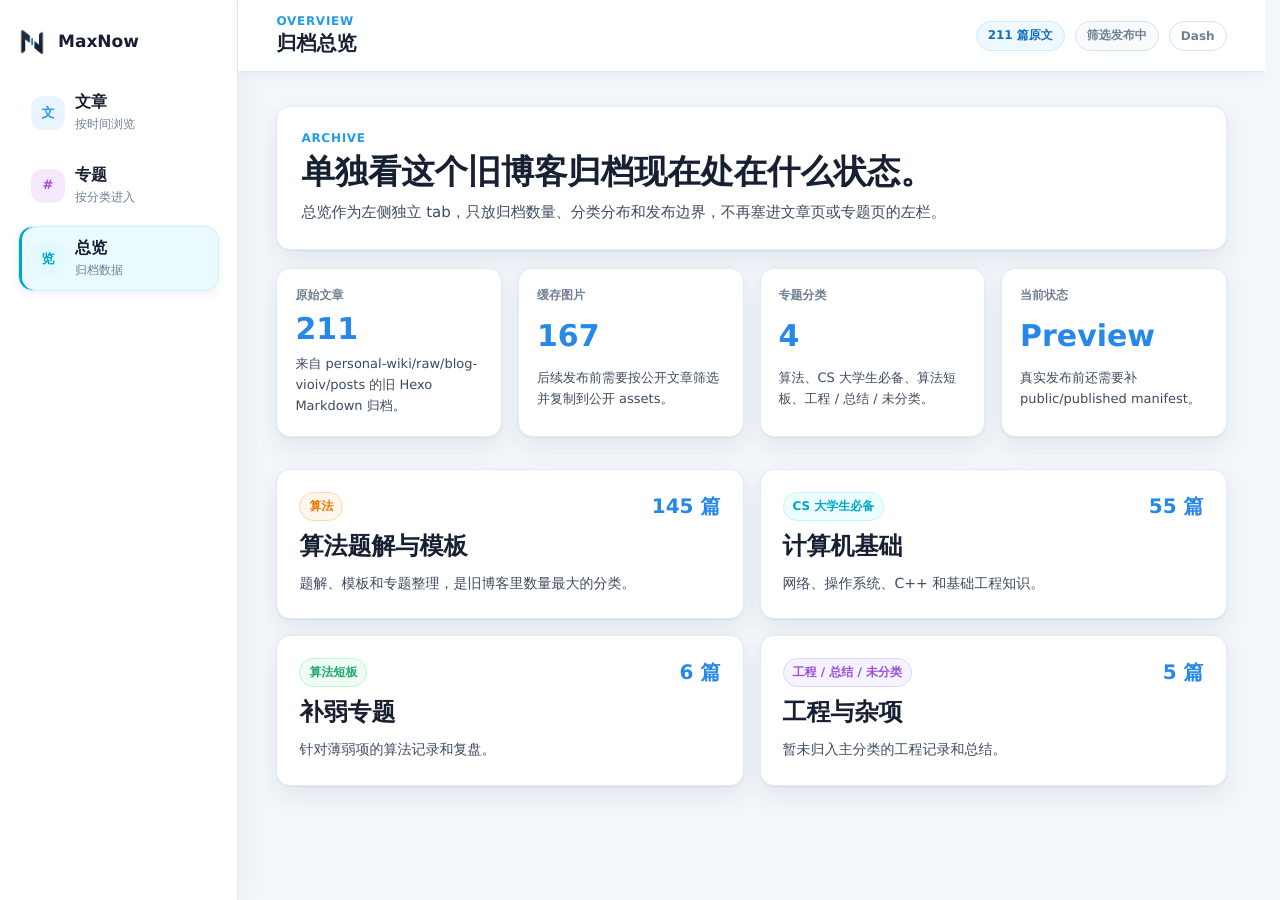
<file: blog/overview.html>
<!doctype html>
<html lang="zh-CN">
  <head>
    <meta charset="UTF-8" />
    <meta name="viewport" content="width=device-width, initial-scale=1.0" />
    <title>总览 | MaxNow Blog</title>
    <meta name="description" content="MaxNow 旧技术博客归档总览。" />
    <link rel="icon" type="image/png" href="./assets/maxnow-icon.png?v=1" />
    <link rel="stylesheet" href="./styles.css?v=17" />
  </head>
  <body>
    <div class="site-shell">
      <aside class="sidebar" aria-label="站点导航">
        <a class="brand" href="./index.html" aria-label="MaxNow Blog">
          <img class="brand-mark" src="./assets/maxnow-icon.png?v=1" alt="" aria-hidden="true" />
          <span><strong>MaxNow</strong></span>
        </a>
        <nav class="side-nav" aria-label="博客栏目">
          <a class="side-nav-item" href="./index.html"><span class="nav-icon">文</span><span><strong>文章</strong><small>按时间浏览</small></span></a>
          <a class="side-nav-item" href="./topics.html"><span class="nav-icon">#</span><span><strong>专题</strong><small>按分类进入</small></span></a>
          <a class="side-nav-item is-active" href="./overview.html"><span class="nav-icon">览</span><span><strong>总览</strong><small>归档数据</small></span></a>
        </nav>
      </aside>

      <main class="workspace">
        <header class="topbar">
          <div><p class="eyebrow">Overview</p><strong>归档总览</strong></div>
          <div class="topbar-actions">
            <span class="status-pill">211 篇原文</span>
            <span class="status-pill muted">筛选发布中</span>
            <a class="topbar-link" href="https://dash.maxnow.cn">Dash</a>
          </div>
        </header>

        <section class="compact-hero">
          <p class="eyebrow">Archive</p>
          <h1>单独看这个旧博客归档现在处在什么状态。</h1>
          <p>总览作为左侧独立 tab，只放归档数量、分类分布和发布边界，不再塞进文章页或专题页的左栏。</p>
        </section>

        <section class="overview-grid" aria-label="归档指标">
          <article class="overview-card"><span>原始文章</span><strong>211</strong><p>来自 personal-wiki/raw/blog-vioiv/posts 的旧 Hexo Markdown 归档。</p></article>
          <article class="overview-card"><span>缓存图片</span><strong>167</strong><p>后续发布前需要按公开文章筛选并复制到公开 assets。</p></article>
          <article class="overview-card"><span>专题分类</span><strong>4</strong><p>算法、CS 大学生必备、算法短板、工程 / 总结 / 未分类。</p></article>
          <article class="overview-card"><span>当前状态</span><strong>Preview</strong><p>真实发布前还需要补 public/published manifest。</p></article>
        </section>

        <section class="category-grid overview-categories" aria-label="分类分布">
          <a class="category-card" href="./topic-algorithm.html"><div class="topic-detail-head"><span class="tag orange">算法</span><strong>145 篇</strong></div><h2>算法题解与模板</h2><p>题解、模板和专题整理，是旧博客里数量最大的分类。</p></a>
          <a class="category-card" href="./topic-cs.html"><div class="topic-detail-head"><span class="tag cyan">CS 大学生必备</span><strong>55 篇</strong></div><h2>计算机基础</h2><p>网络、操作系统、C++ 和基础工程知识。</p></a>
          <a class="category-card" href="./topic-algorithm-gap.html"><div class="topic-detail-head"><span class="tag green">算法短板</span><strong>6 篇</strong></div><h2>补弱专题</h2><p>针对薄弱项的算法记录和复盘。</p></a>
          <a class="category-card" href="./topic-engineering.html"><div class="topic-detail-head"><span class="tag purple">工程 / 总结 / 未分类</span><strong>5 篇</strong></div><h2>工程与杂项</h2><p>暂未归入主分类的工程记录和总结。</p></a>
        </section>
      </main>
    </div>
  </body>
</html>
</file>
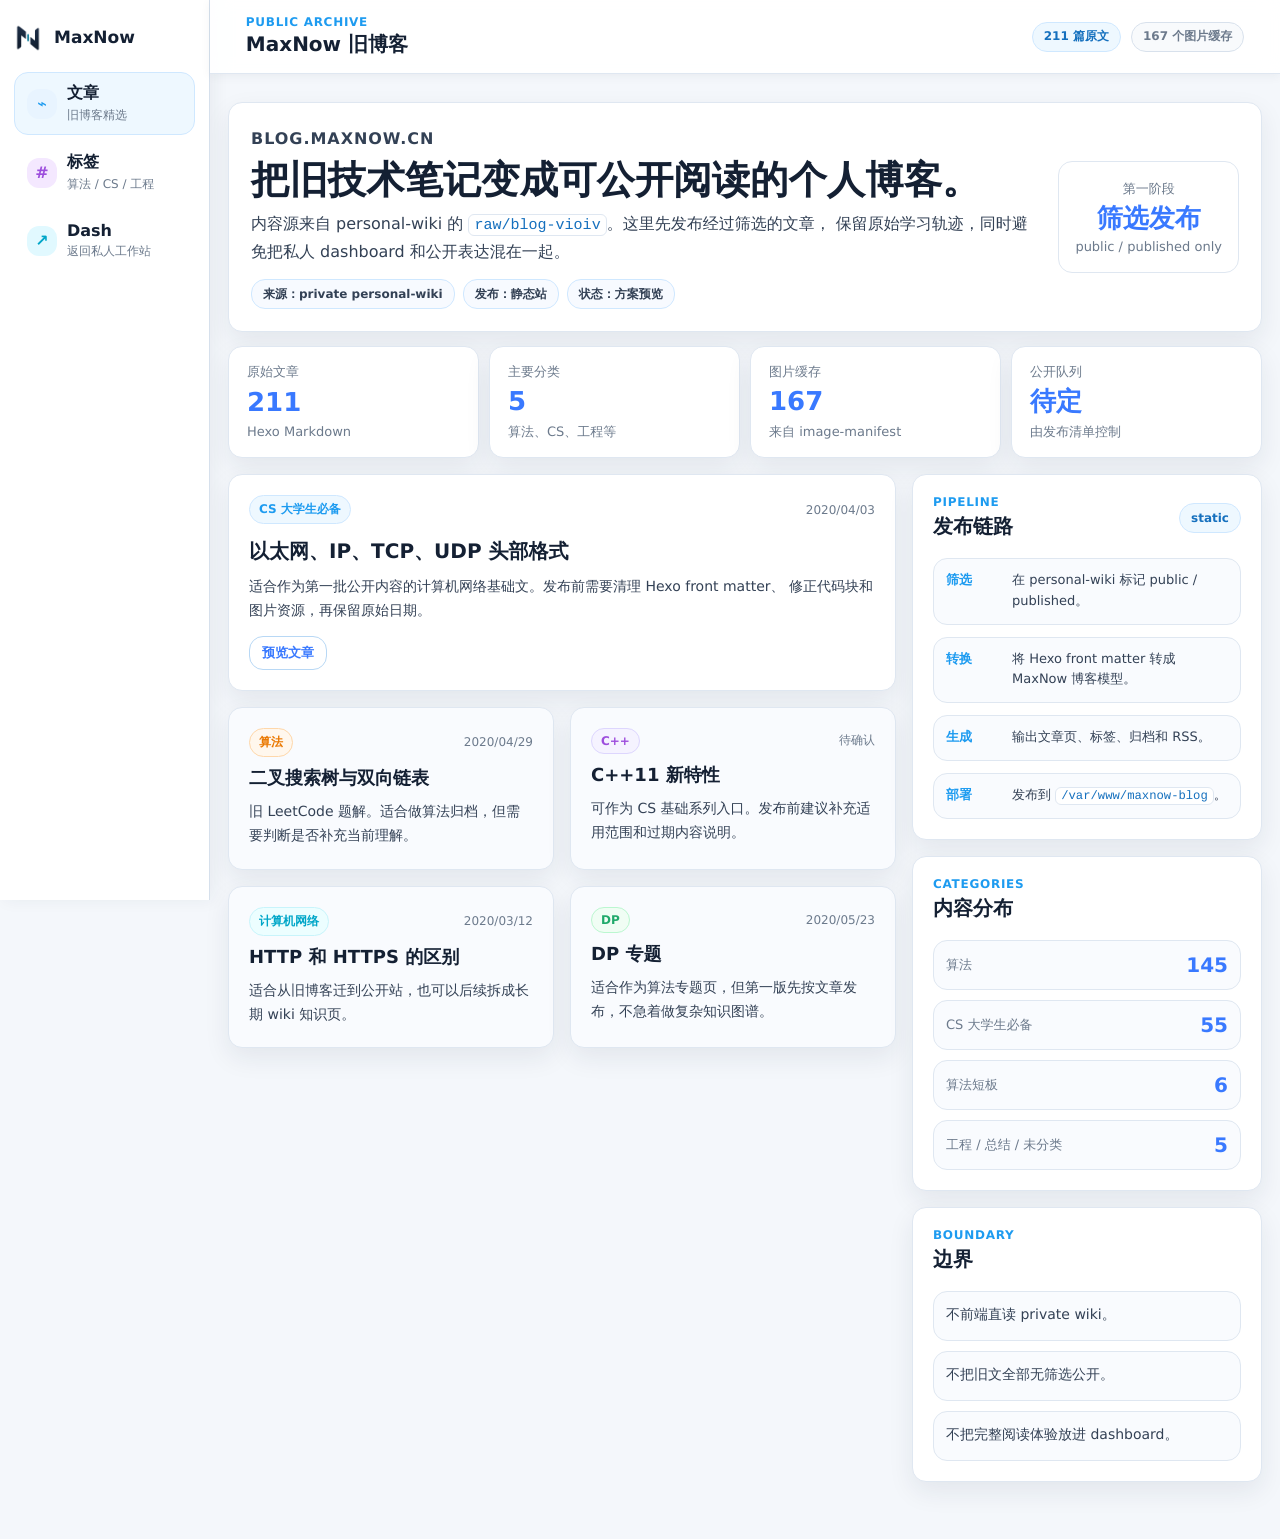
<file: blog/preview.html>
<!doctype html>
<html lang="zh-CN">
  <head>
    <meta charset="UTF-8" />
    <meta name="viewport" content="width=device-width, initial-scale=1.0" />
    <title>MaxNow Blog Preview</title>
    <meta name="description" content="MaxNow blog.maxnow.cn concept preview." />
    <link rel="icon" type="image/png" href="./assets/maxnow-icon.png?v=1" />
    <link rel="stylesheet" href="./preview.css?v=3" />
  </head>
  <body>
    <div class="blog-shell">
      <aside class="blog-sidebar" aria-label="Blog navigation">
        <a class="brand" href="#" aria-label="MaxNow Blog">
          <img class="brand-mark" src="./assets/maxnow-icon.png?v=1" alt="" aria-hidden="true" />
          <span>
            <strong>MaxNow</strong>
          </span>
        </a>

        <nav class="side-nav" aria-label="Blog sections">
          <a class="side-nav-item is-active" href="#">
            <span class="nav-icon">⌁</span>
            <span>
              <strong>文章</strong>
              <small>旧博客精选</small>
            </span>
          </a>
          <a class="side-nav-item" href="#">
            <span class="nav-icon">#</span>
            <span>
              <strong>标签</strong>
              <small>算法 / CS / 工程</small>
            </span>
          </a>
          <a class="side-nav-item" href="#">
            <span class="nav-icon">↗</span>
            <span>
              <strong>Dash</strong>
              <small>返回私人工作站</small>
            </span>
          </a>
        </nav>
      </aside>

      <main class="blog-workspace">
        <header class="topbar">
          <div>
            <p class="eyebrow">Public Archive</p>
            <strong>MaxNow 旧博客</strong>
          </div>
          <div class="topbar-actions">
            <span class="status-pill">211 篇原文</span>
            <span class="status-pill muted">167 个图片缓存</span>
          </div>
        </header>

        <section class="blog-view">
          <section class="summary-bar">
            <div class="summary-copy">
              <p class="eyebrow">blog.maxnow.cn</p>
              <h1>把旧技术笔记变成可公开阅读的个人博客。</h1>
              <p>
                内容源来自 personal-wiki 的 <code>raw/blog-vioiv</code>。这里先发布经过筛选的文章，
                保留原始学习轨迹，同时避免把私人 dashboard 和公开表达混在一起。
              </p>
              <div class="summary-meta" aria-label="Blog source">
                <span>来源：private personal-wiki</span>
                <span>发布：静态站</span>
                <span>状态：方案预览</span>
              </div>
            </div>
            <div class="summary-card" aria-label="Publishing status">
              <span>第一阶段</span>
              <strong>筛选发布</strong>
              <small>public / published only</small>
            </div>
          </section>

          <section class="status-strip" aria-label="Blog archive metrics">
            <article>
              <span>原始文章</span>
              <strong>211</strong>
              <small>Hexo Markdown</small>
            </article>
            <article>
              <span>主要分类</span>
              <strong>5</strong>
              <small>算法、CS、工程等</small>
            </article>
            <article>
              <span>图片缓存</span>
              <strong>167</strong>
              <small>来自 image-manifest</small>
            </article>
            <article>
              <span>公开队列</span>
              <strong>待定</strong>
              <small>由发布清单控制</small>
            </article>
          </section>

          <section class="blog-grid">
            <section class="blog-main" aria-label="Post list">
              <article class="panel featured-post">
                <div class="post-kicker">
                  <span class="item-tag blue">CS 大学生必备</span>
                  <time>2020/04/03</time>
                </div>
                <h2>以太网、IP、TCP、UDP 头部格式</h2>
                <p>
                  适合作为第一批公开内容的计算机网络基础文。发布前需要清理 Hexo front matter、
                  修正代码块和图片资源，再保留原始日期。
                </p>
                <a href="#">预览文章</a>
              </article>

              <div class="post-list">
                <article class="post-card">
                  <div class="post-kicker">
                    <span class="item-tag orange">算法</span>
                    <time>2020/04/29</time>
                  </div>
                  <h3>二叉搜索树与双向链表</h3>
                  <p>旧 LeetCode 题解。适合做算法归档，但需要判断是否补充当前理解。</p>
                </article>

                <article class="post-card">
                  <div class="post-kicker">
                    <span class="item-tag purple">C++</span>
                    <time>待确认</time>
                  </div>
                  <h3>C++11 新特性</h3>
                  <p>可作为 CS 基础系列入口。发布前建议补充适用范围和过期内容说明。</p>
                </article>

                <article class="post-card">
                  <div class="post-kicker">
                    <span class="item-tag cyan">计算机网络</span>
                    <time>2020/03/12</time>
                  </div>
                  <h3>HTTP 和 HTTPS 的区别</h3>
                  <p>适合从旧博客迁到公开站，也可以后续拆成长期 wiki 知识页。</p>
                </article>

                <article class="post-card">
                  <div class="post-kicker">
                    <span class="item-tag green">DP</span>
                    <time>2020/05/23</time>
                  </div>
                  <h3>DP 专题</h3>
                  <p>适合作为算法专题页，但第一版先按文章发布，不急着做复杂知识图谱。</p>
                </article>
              </div>
            </section>

            <aside class="blog-aside" aria-label="Publishing plan">
              <article class="panel">
                <header class="panel-head">
                  <div>
                    <p class="eyebrow">Pipeline</p>
                    <h2>发布链路</h2>
                  </div>
                  <span class="status-pill">static</span>
                </header>
                <ol class="steps">
                  <li>
                    <strong>筛选</strong>
                    <span>在 personal-wiki 标记 public / published。</span>
                  </li>
                  <li>
                    <strong>转换</strong>
                    <span>将 Hexo front matter 转成 MaxNow 博客模型。</span>
                  </li>
                  <li>
                    <strong>生成</strong>
                    <span>输出文章页、标签、归档和 RSS。</span>
                  </li>
                  <li>
                    <strong>部署</strong>
                    <span>发布到 <code>/var/www/maxnow-blog</code>。</span>
                  </li>
                </ol>
              </article>

              <article class="panel">
                <header class="panel-head">
                  <div>
                    <p class="eyebrow">Categories</p>
                    <h2>内容分布</h2>
                  </div>
                </header>
                <div class="category-list">
                  <div>
                    <span>算法</span>
                    <strong>145</strong>
                  </div>
                  <div>
                    <span>CS 大学生必备</span>
                    <strong>55</strong>
                  </div>
                  <div>
                    <span>算法短板</span>
                    <strong>6</strong>
                  </div>
                  <div>
                    <span>工程 / 总结 / 未分类</span>
                    <strong>5</strong>
                  </div>
                </div>
              </article>

              <article class="panel">
                <header class="panel-head">
                  <div>
                    <p class="eyebrow">Boundary</p>
                    <h2>边界</h2>
                  </div>
                </header>
                <div class="boundary-list">
                  <p>不前端直读 private wiki。</p>
                  <p>不把旧文全部无筛选公开。</p>
                  <p>不把完整阅读体验放进 dashboard。</p>
                </div>
              </article>
            </aside>
          </section>
        </section>
      </main>
    </div>
  </body>
</html>
</file>
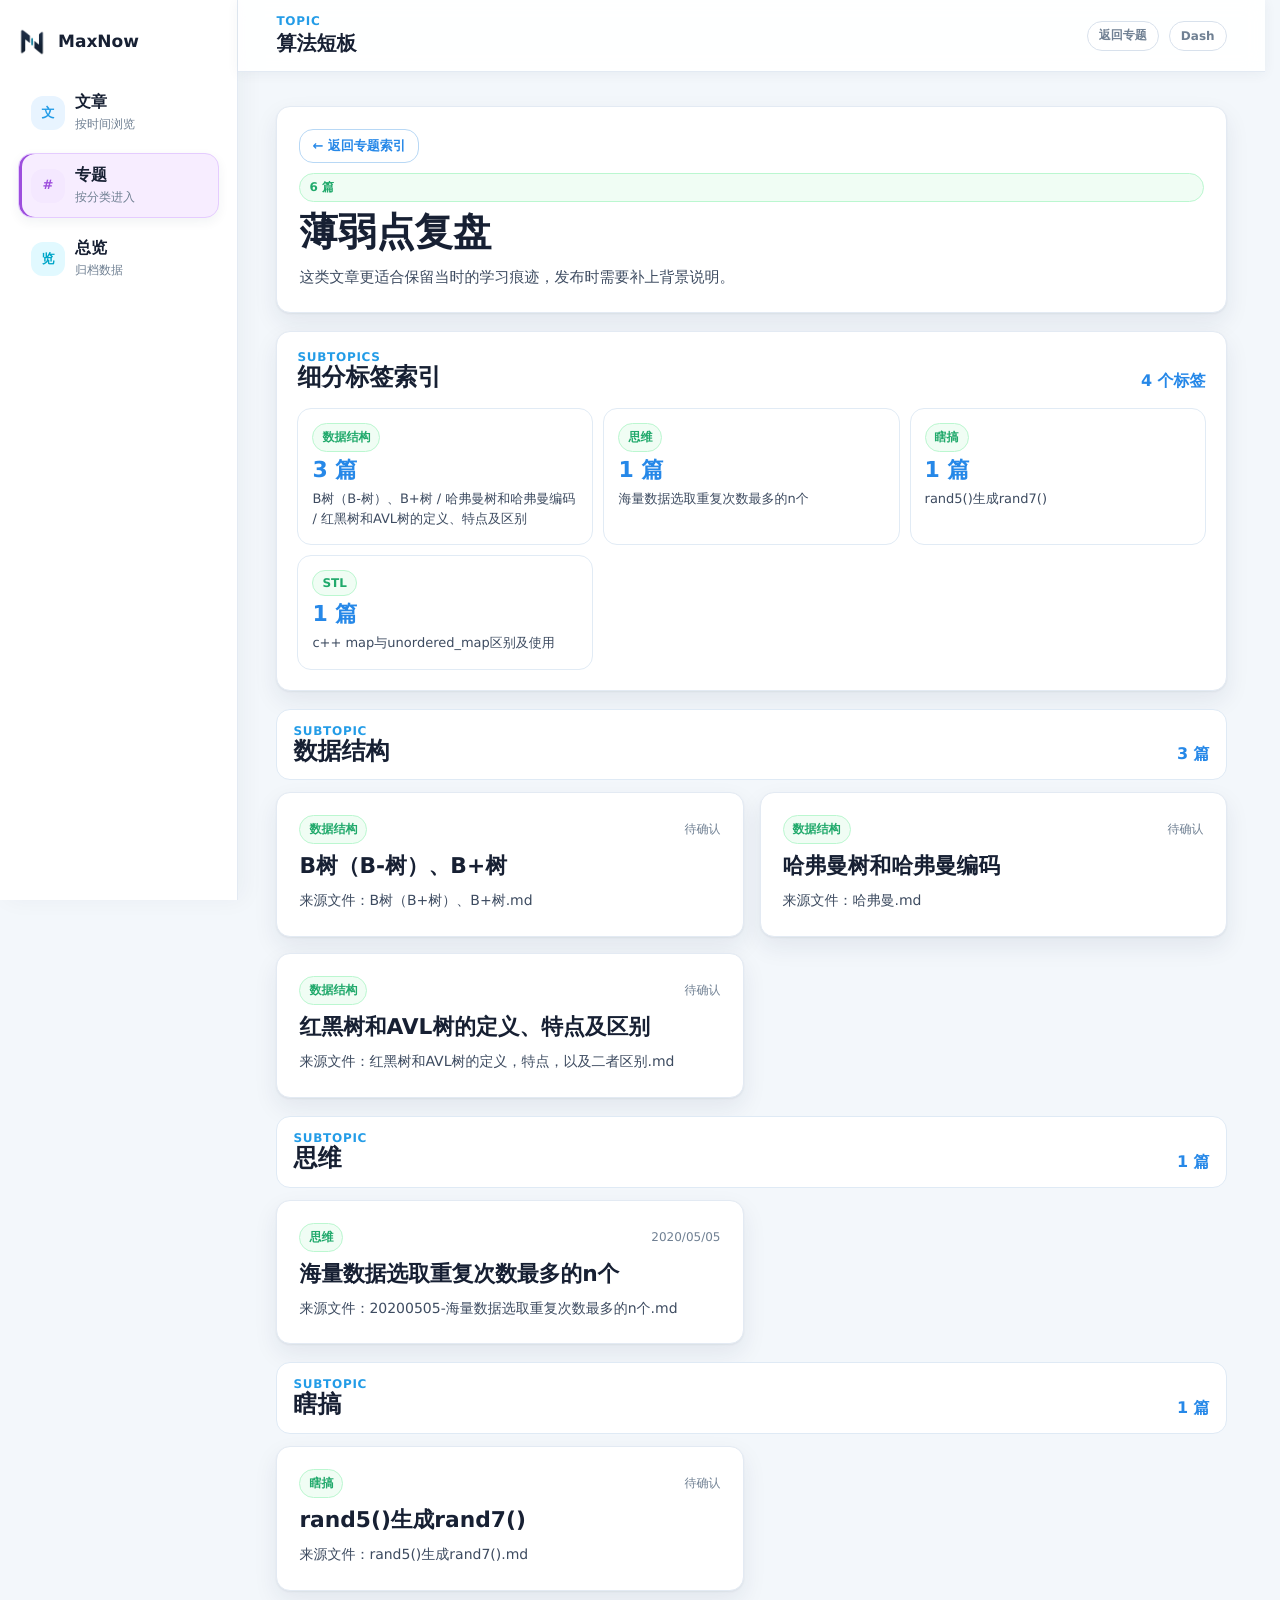
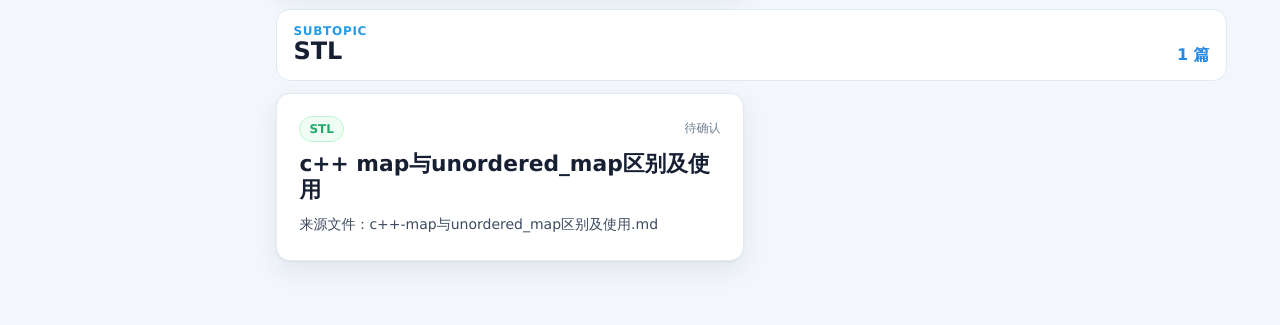
<file: blog/topic-algorithm-gap.html>
<!doctype html>
<html lang="zh-CN">
  <head>
    <meta charset="UTF-8" />
    <meta name="viewport" content="width=device-width, initial-scale=1.0" />
    <title>算法短板 | MaxNow Blog</title>
    <meta name="description" content="算法短板 分类下的旧博客文章预览。" />
    <link rel="icon" type="image/png" href="./assets/maxnow-icon.png?v=1" />
    <link rel="stylesheet" href="./styles.css?v=17" />
  </head>
  <body>
    <div class="site-shell">
      <aside class="sidebar" aria-label="站点导航">
        <a class="brand" href="./index.html" aria-label="MaxNow Blog"><img class="brand-mark" src="./assets/maxnow-icon.png?v=1" alt="" aria-hidden="true" /><span><strong>MaxNow</strong></span></a>
        <nav class="side-nav" aria-label="博客栏目">
          <a class="side-nav-item" href="./index.html"><span class="nav-icon">文</span><span><strong>文章</strong><small>按时间浏览</small></span></a>
          <a class="side-nav-item is-active" href="./topics.html"><span class="nav-icon">#</span><span><strong>专题</strong><small>按分类进入</small></span></a>
          <a class="side-nav-item" href="./overview.html"><span class="nav-icon">览</span><span><strong>总览</strong><small>归档数据</small></span></a>
        </nav>
      </aside>
      <main class="workspace">
        <header class="topbar">
          <div><p class="eyebrow">Topic</p><strong>算法短板</strong></div>
          <div class="topbar-actions"><a class="topbar-link" href="./topics.html">返回专题</a><a class="topbar-link" href="https://dash.maxnow.cn">Dash</a></div>
        </header>
        <section class="topic-page-head">
          <a class="back-link" href="./topics.html">← 返回专题索引</a>
          <span class="tag green">6 篇</span>
          <h1>薄弱点复盘</h1>
          <p>这类文章更适合保留当时的学习痕迹，发布时需要补上背景说明。</p>
        </section>
        <section class="article-feed topic-feed" aria-label="算法短板文章">
          <a class="article-preview" href="./post-preview.html?from=topics">
            <div class="article-meta"><span class="tag green">思维</span><time>2020/05/05</time></div>
            <h2>海量数据选取重复次数最多的n个</h2>
            <p>来源文件：20200505-海量数据选取重复次数最多的n个.md</p>
          </a>
          <a class="article-preview" href="./post-preview.html?from=topics">
            <div class="article-meta"><span class="tag green">数据结构</span><time>待确认</time></div>
            <h2>B树（B-树）、B+树</h2>
            <p>来源文件：B树（B+树）、B+树.md</p>
          </a>
          <a class="article-preview" href="./post-preview.html?from=topics">
            <div class="article-meta"><span class="tag green">STL</span><time>待确认</time></div>
            <h2>c++ map与unordered_map区别及使用</h2>
            <p>来源文件：c++-map与unordered_map区别及使用.md</p>
          </a>
          <a class="article-preview" href="./post-preview.html?from=topics">
            <div class="article-meta"><span class="tag green">瞎搞</span><time>待确认</time></div>
            <h2>rand5()生成rand7()</h2>
            <p>来源文件：rand5()生成rand7().md</p>
          </a>
          <a class="article-preview" href="./post-preview.html?from=topics">
            <div class="article-meta"><span class="tag green">数据结构</span><time>待确认</time></div>
            <h2>哈弗曼树和哈弗曼编码</h2>
            <p>来源文件：哈弗曼.md</p>
          </a>
          <a class="article-preview" href="./post-preview.html?from=topics">
            <div class="article-meta"><span class="tag green">数据结构</span><time>待确认</time></div>
            <h2>红黑树和AVL树的定义、特点及区别</h2>
            <p>来源文件：红黑树和AVL树的定义，特点，以及二者区别.md</p>
          </a>
        </section>
      </main>
    </div>
    <script src="./topic-tags.js?v=1"></script>
  </body>
</html>
</file>
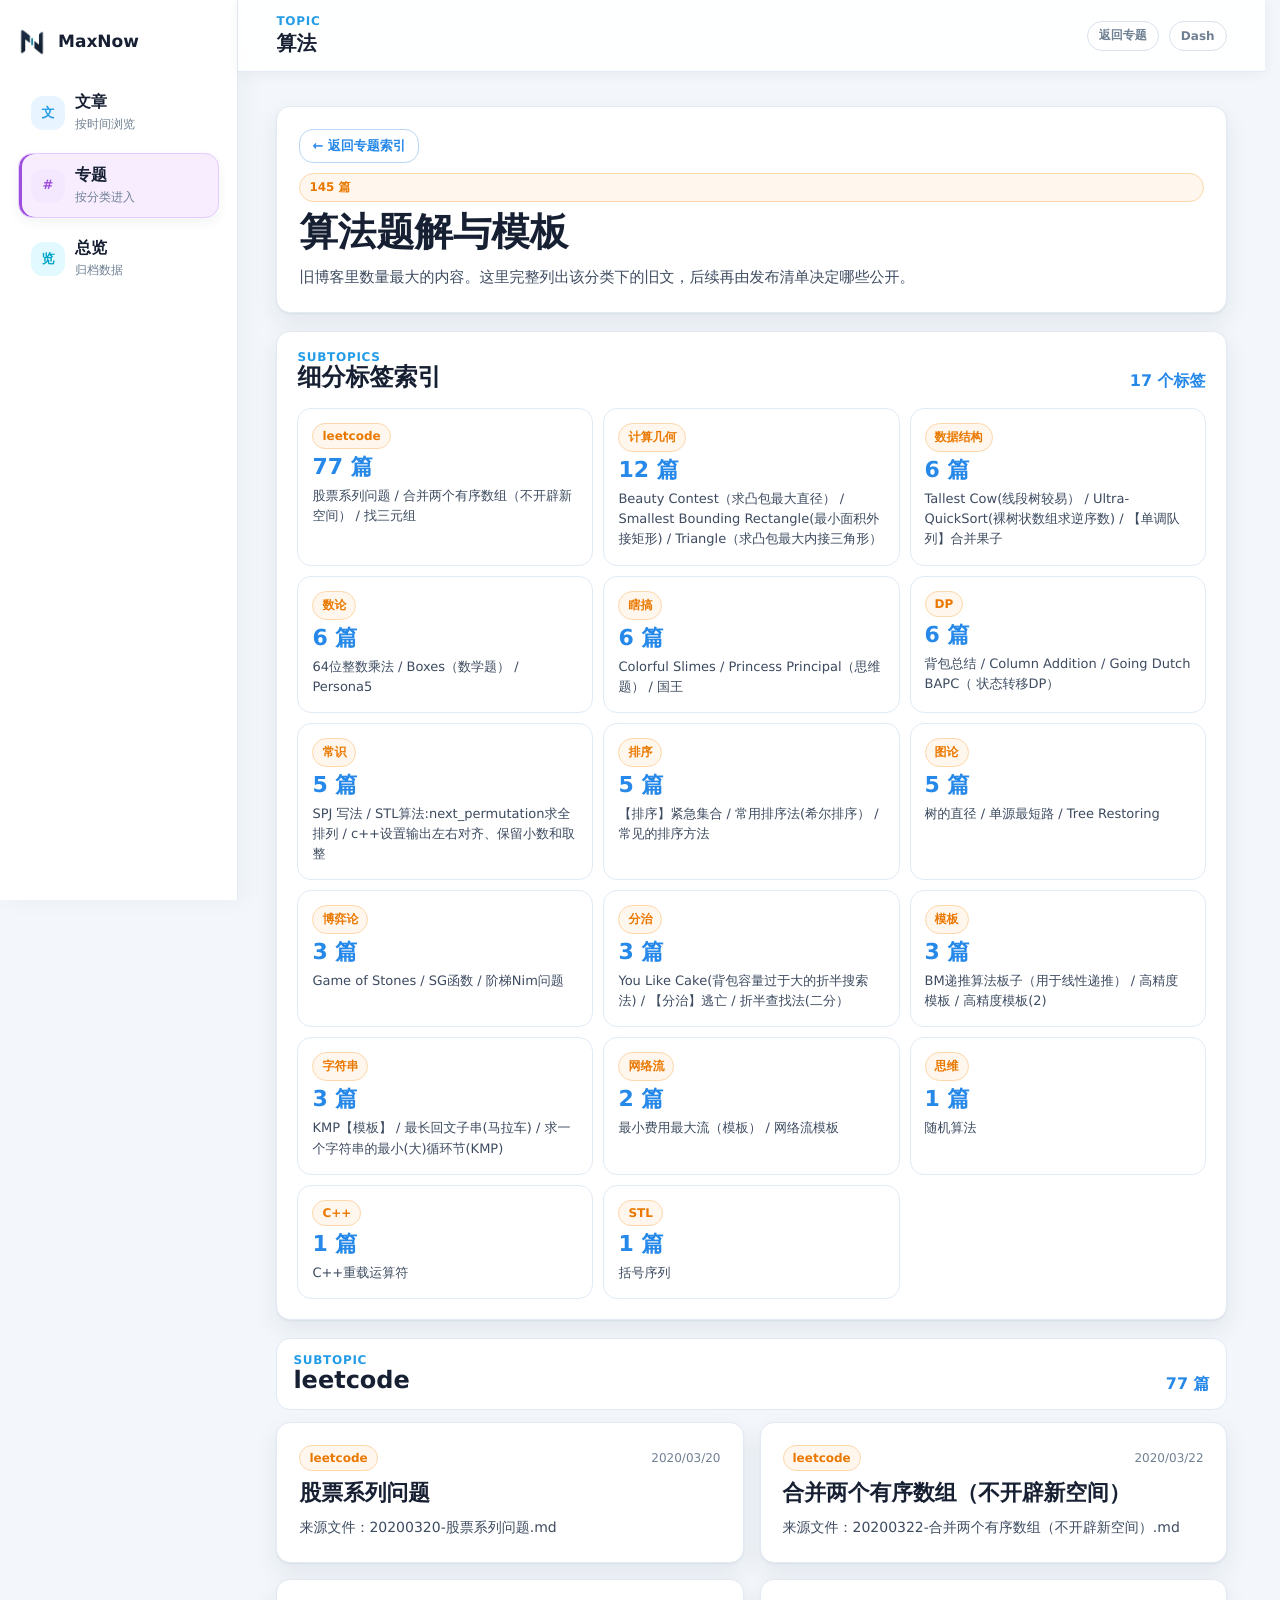
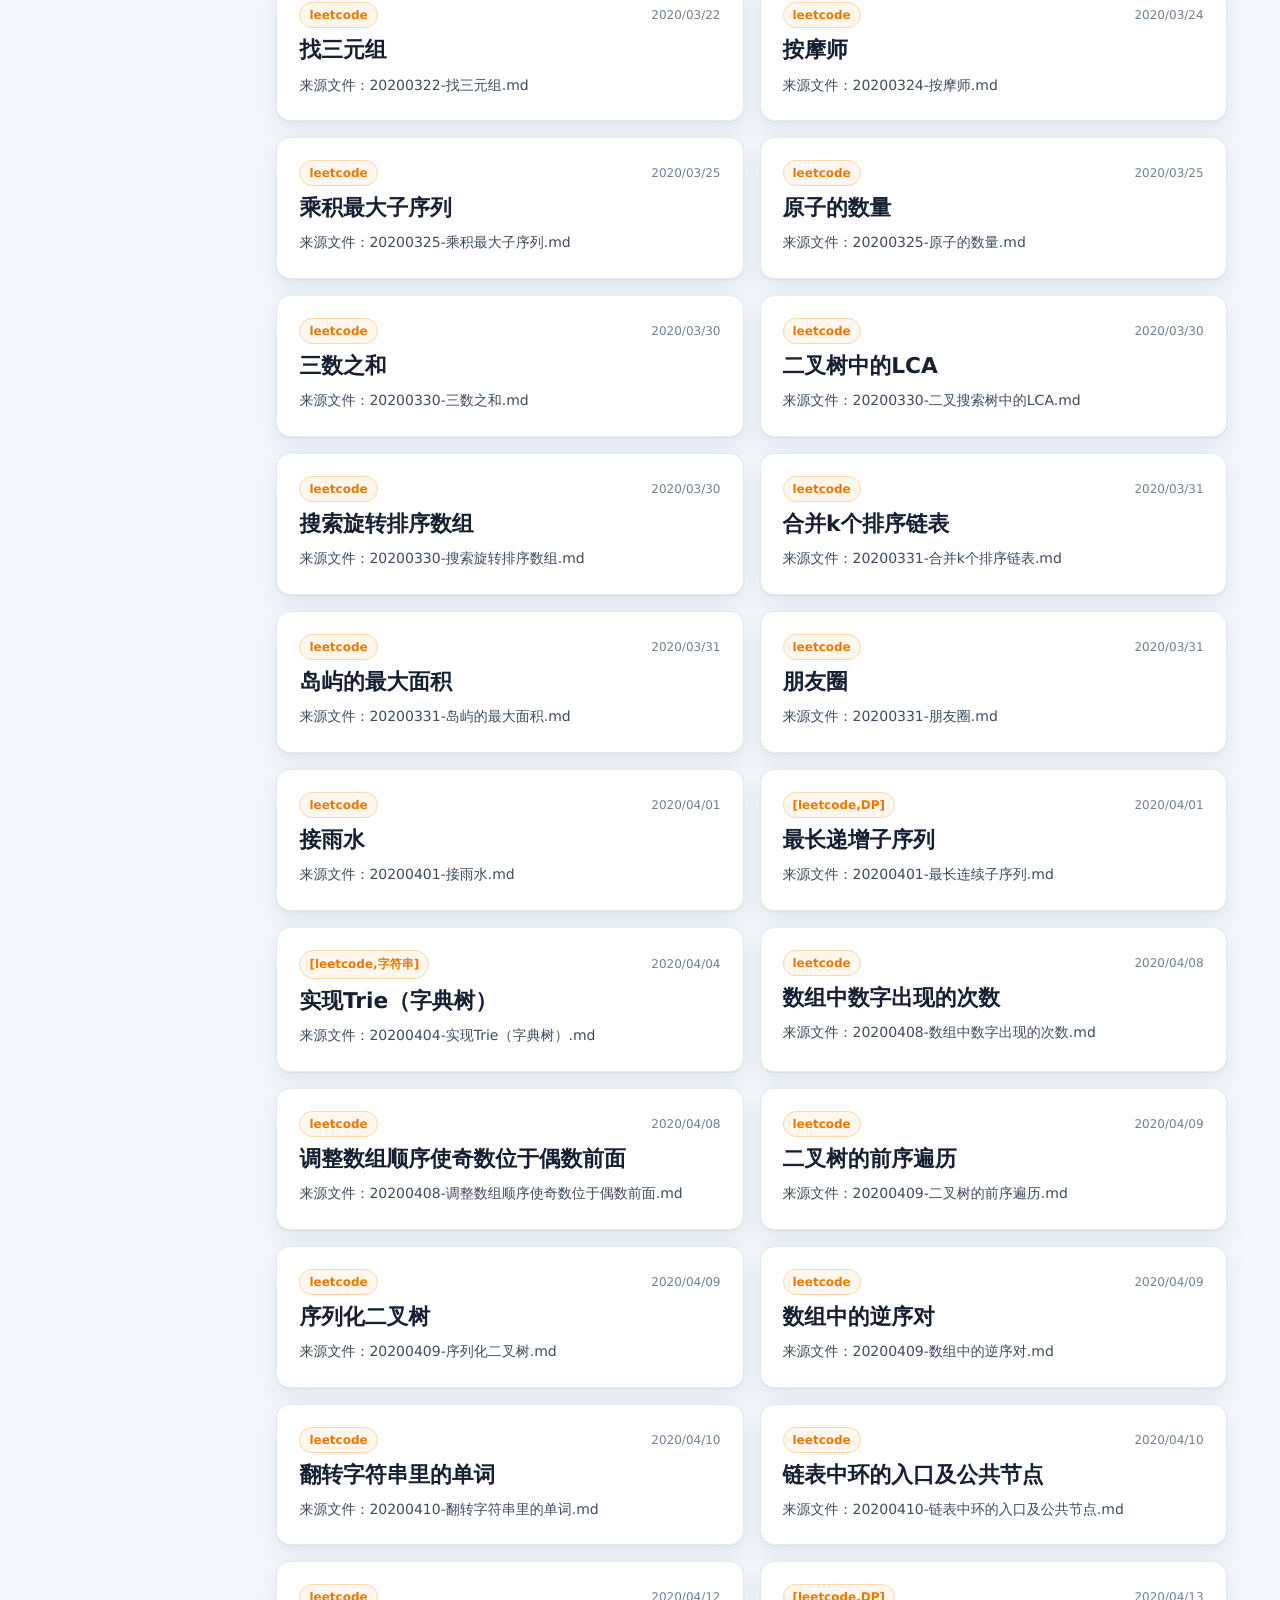
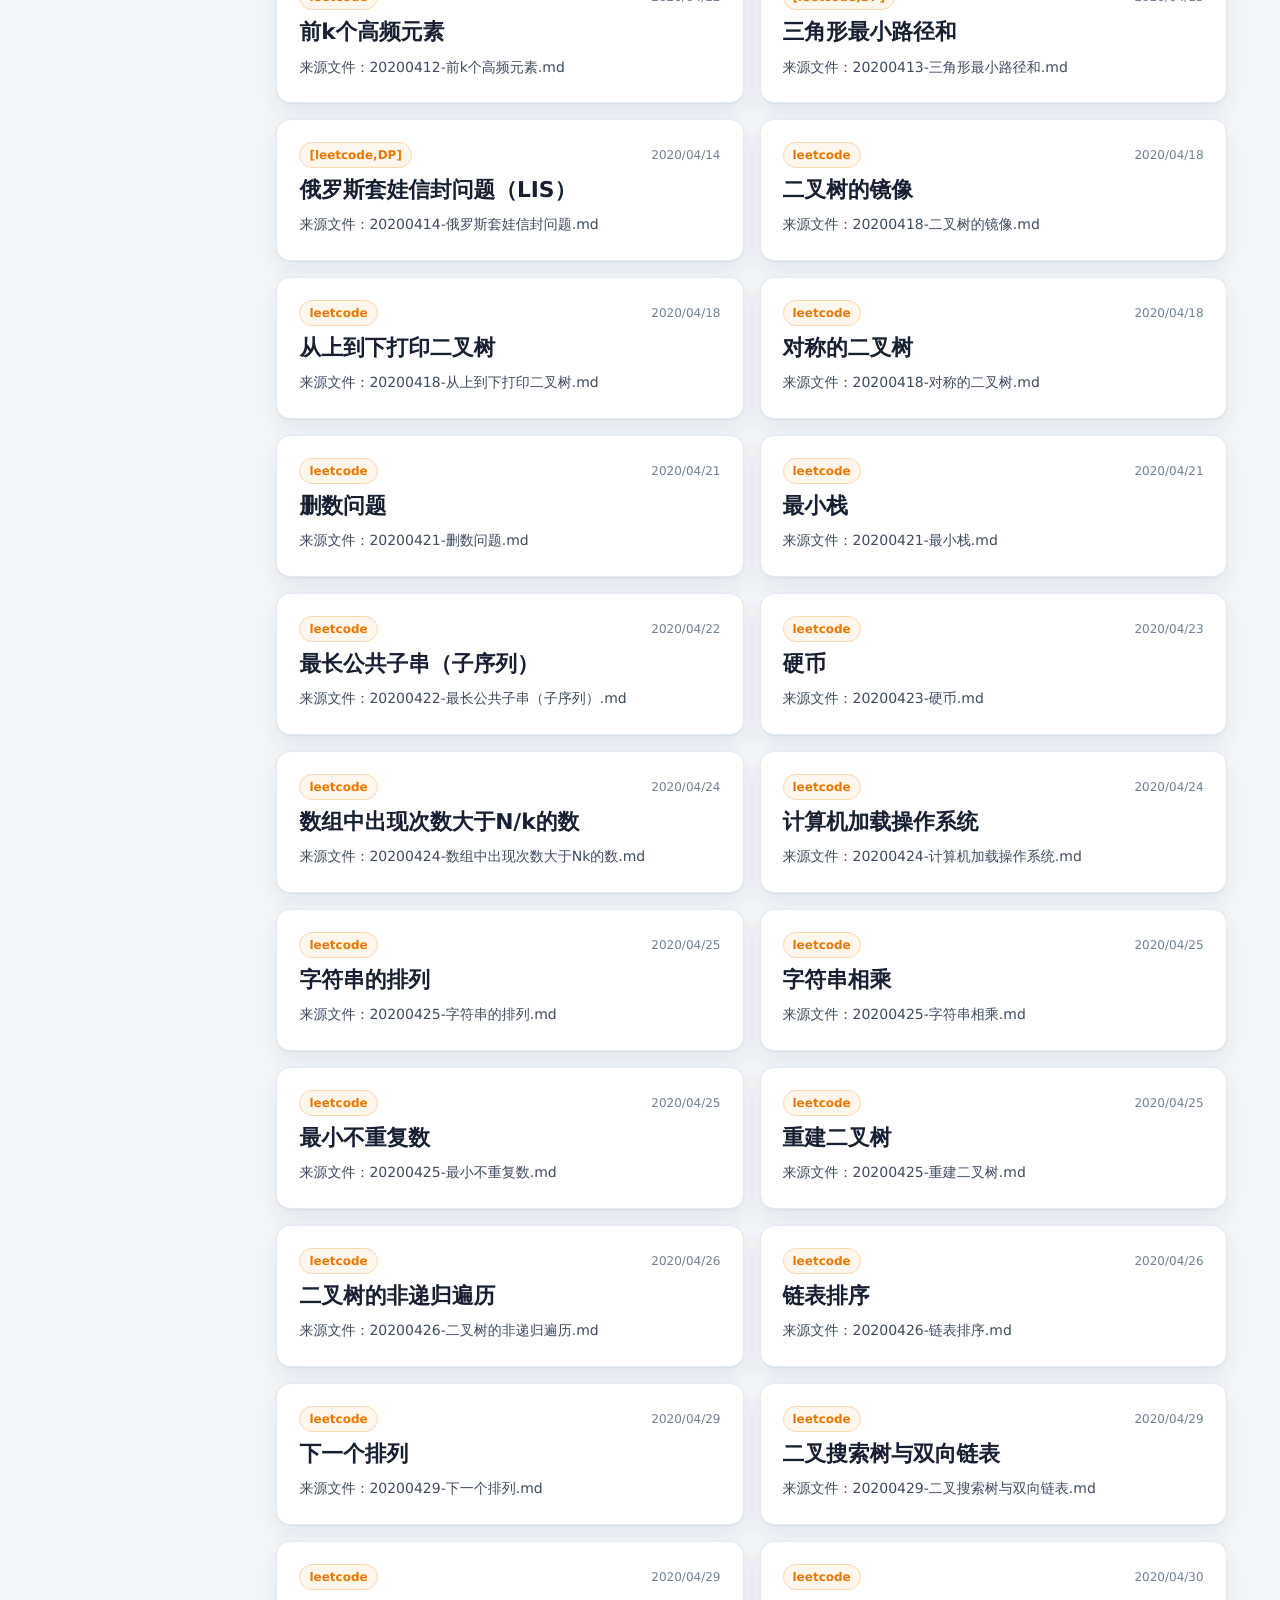
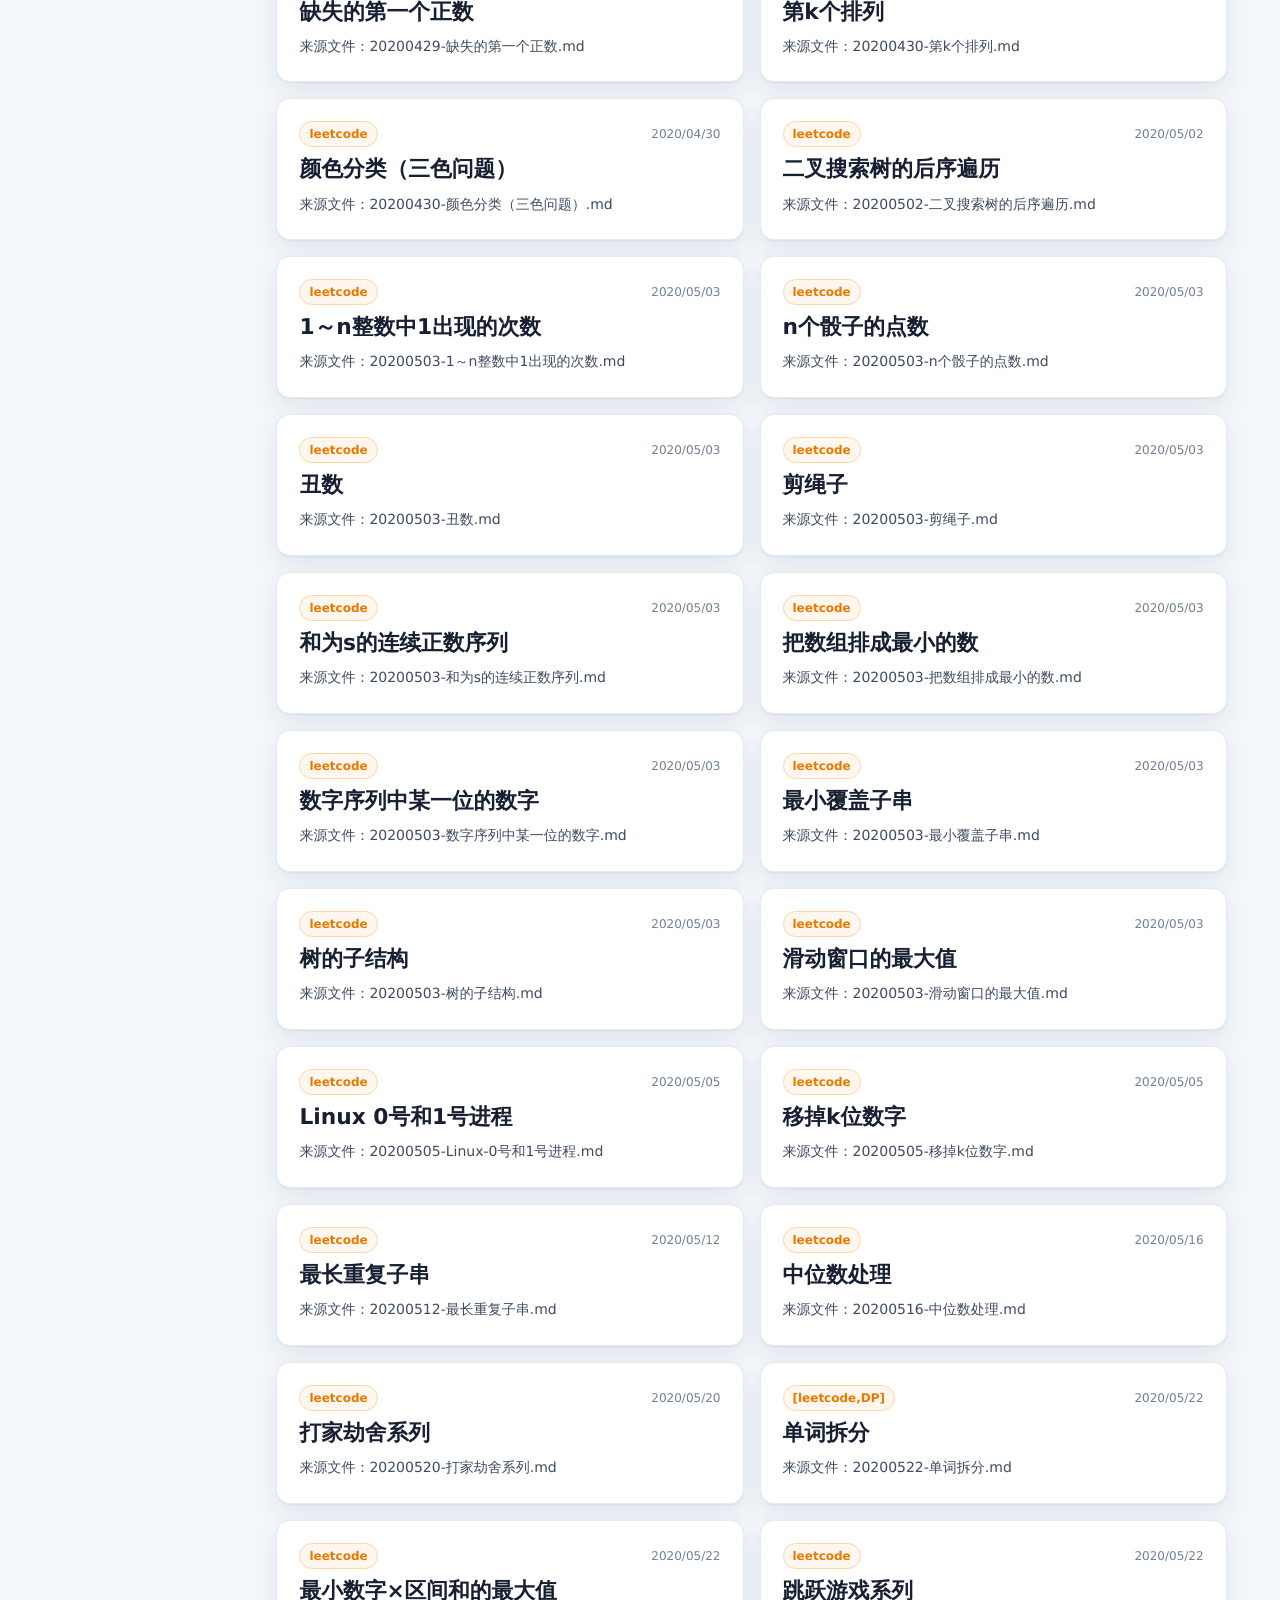
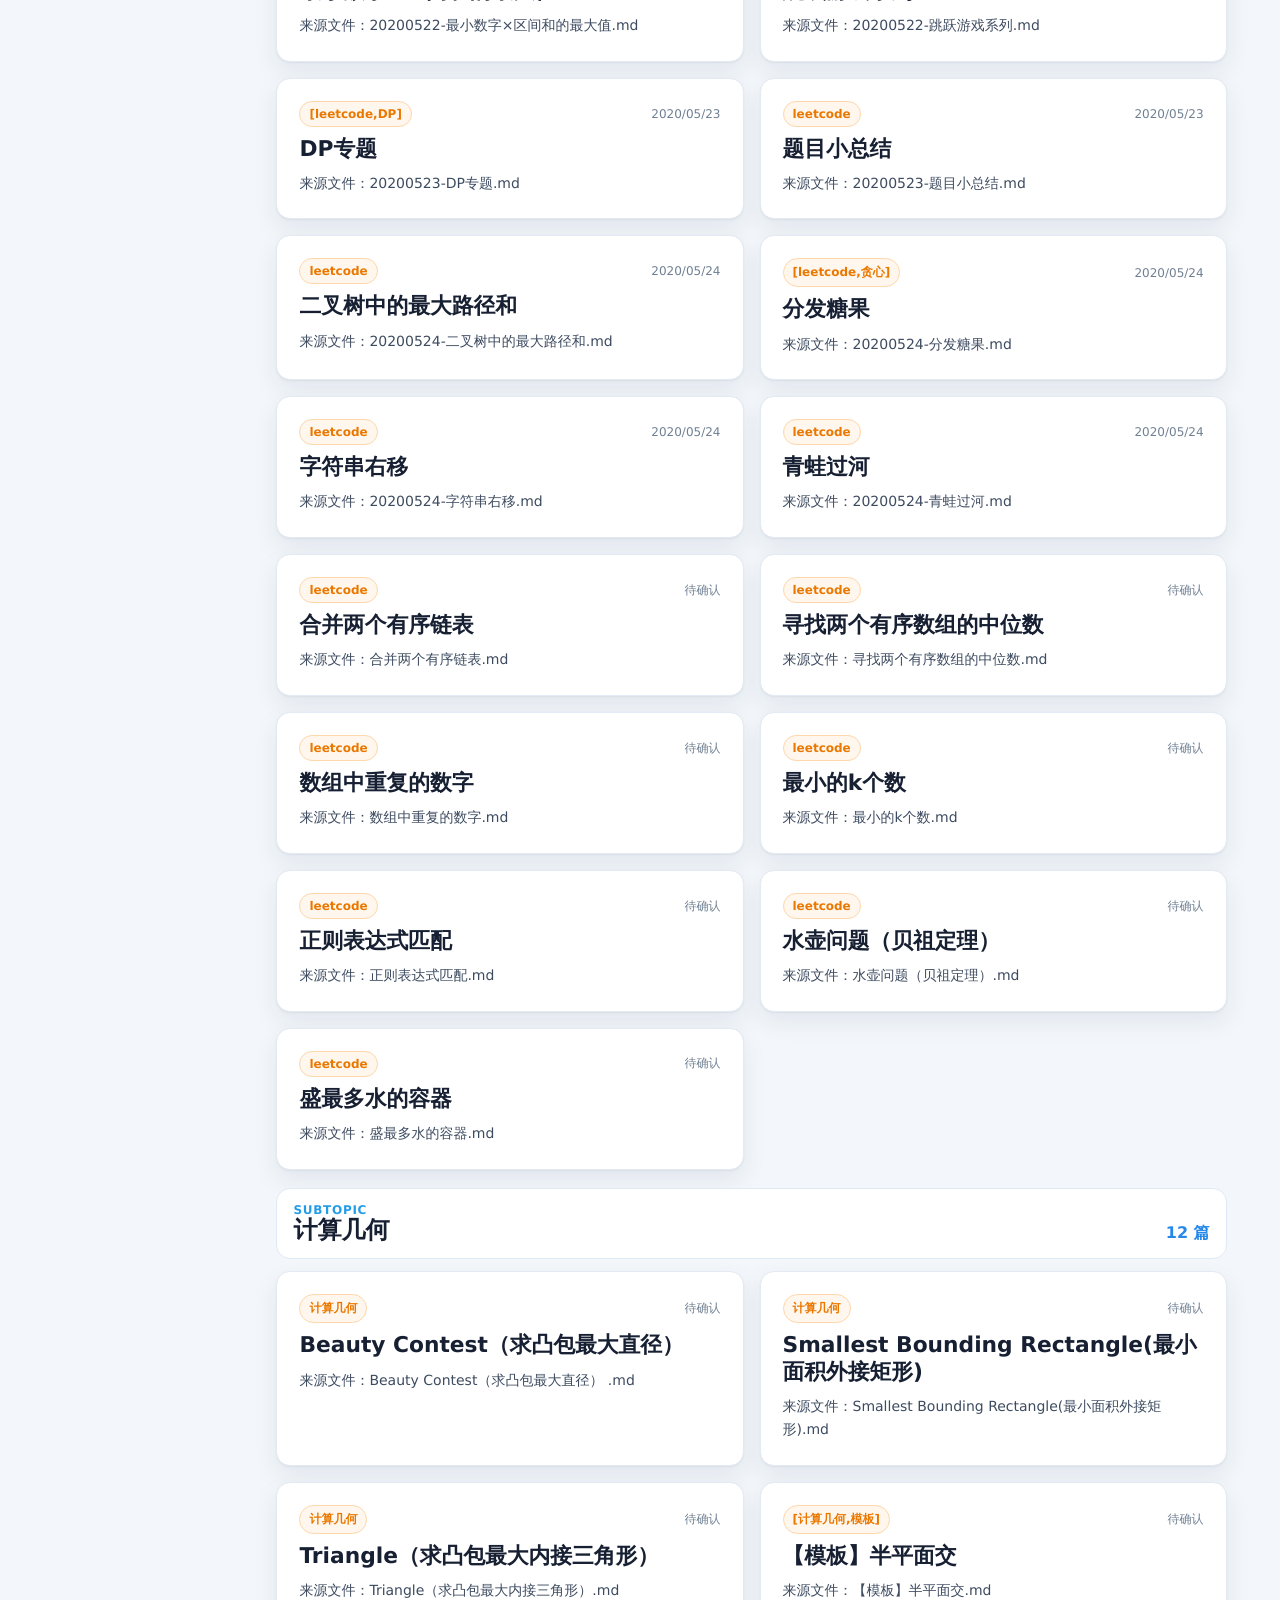
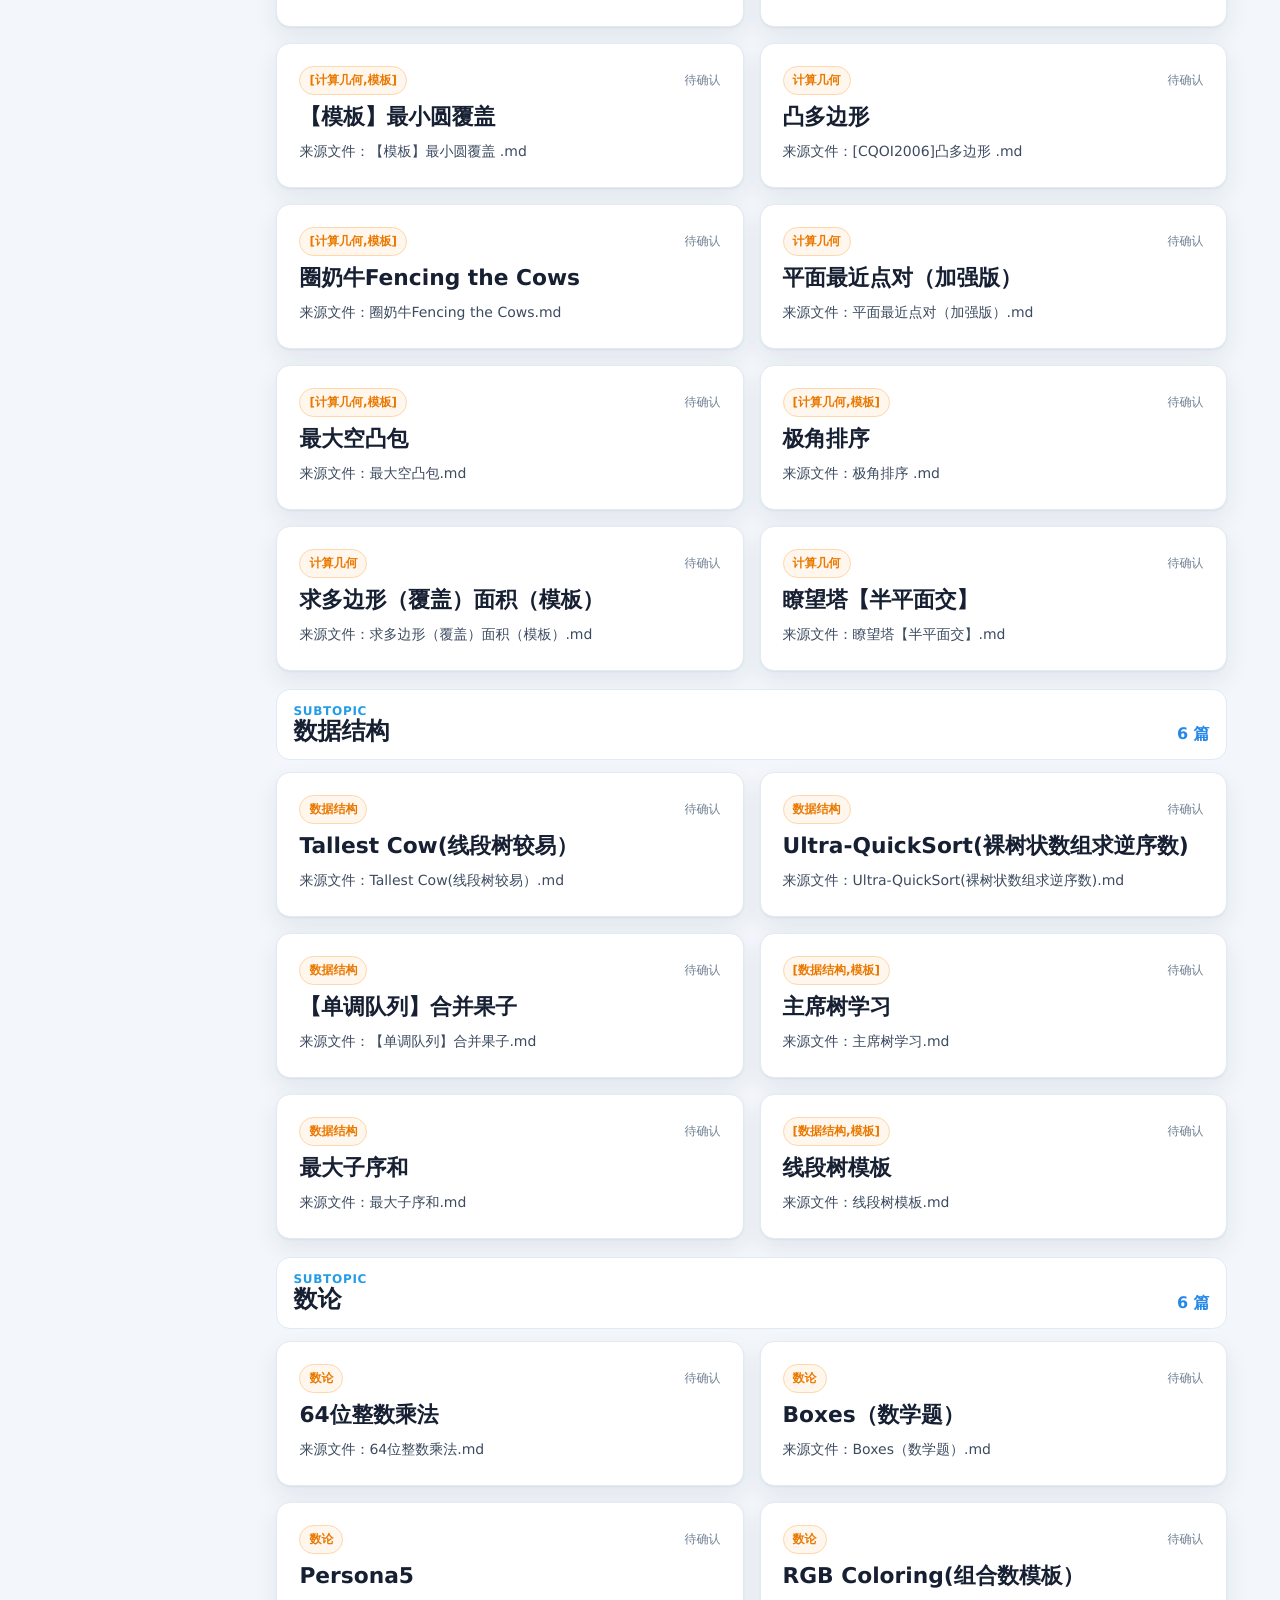
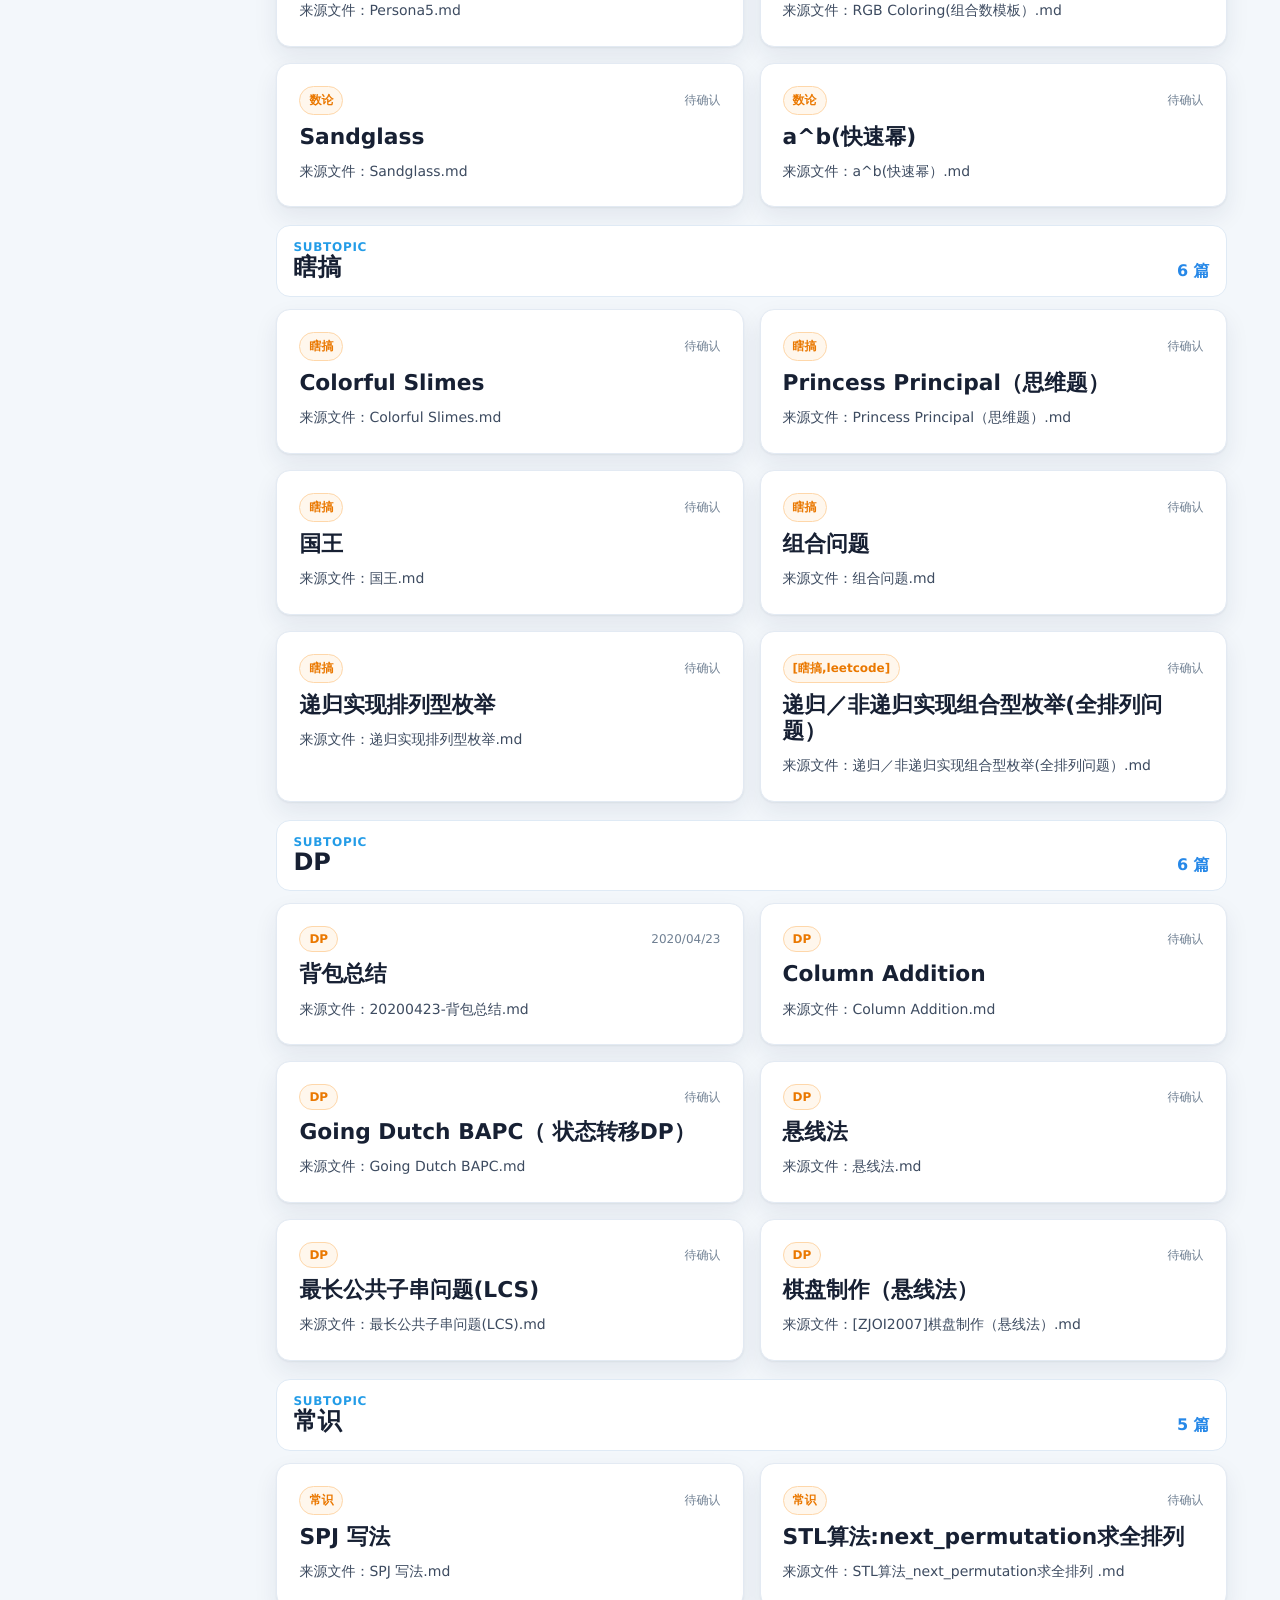
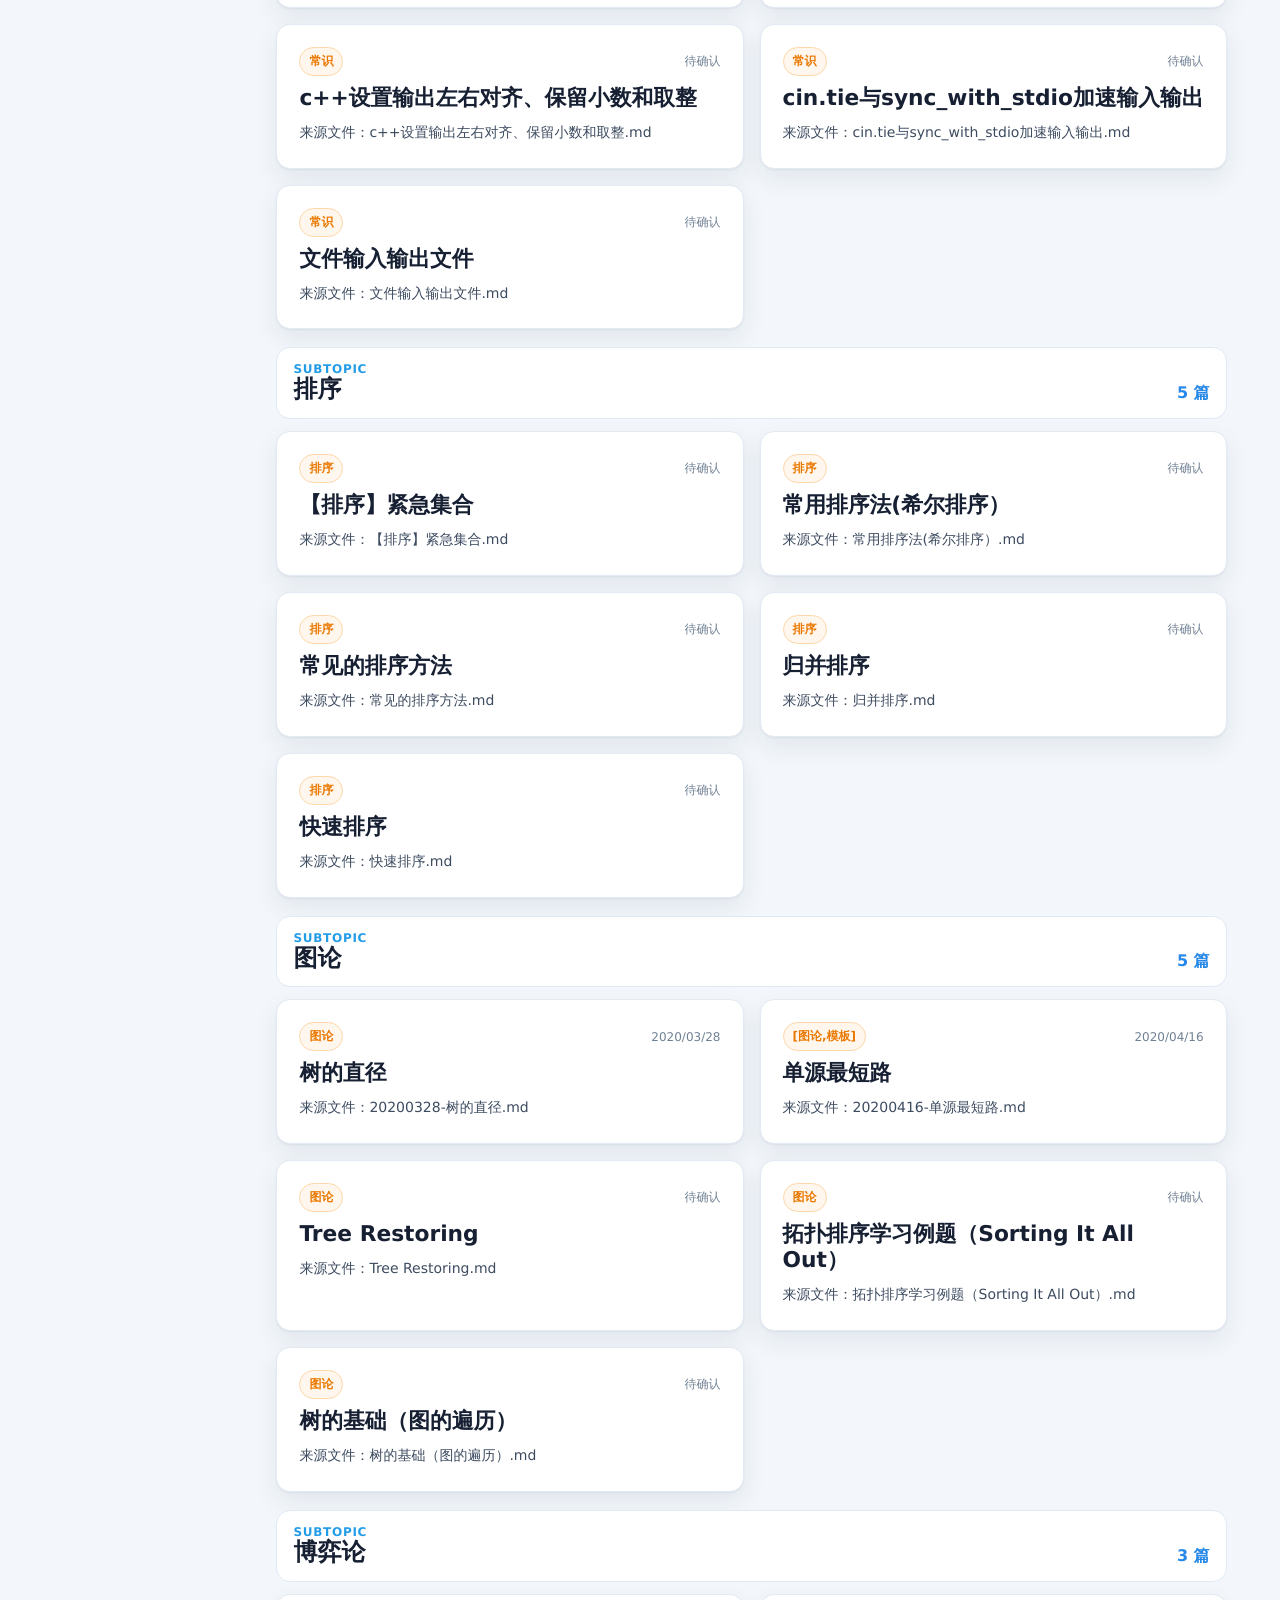
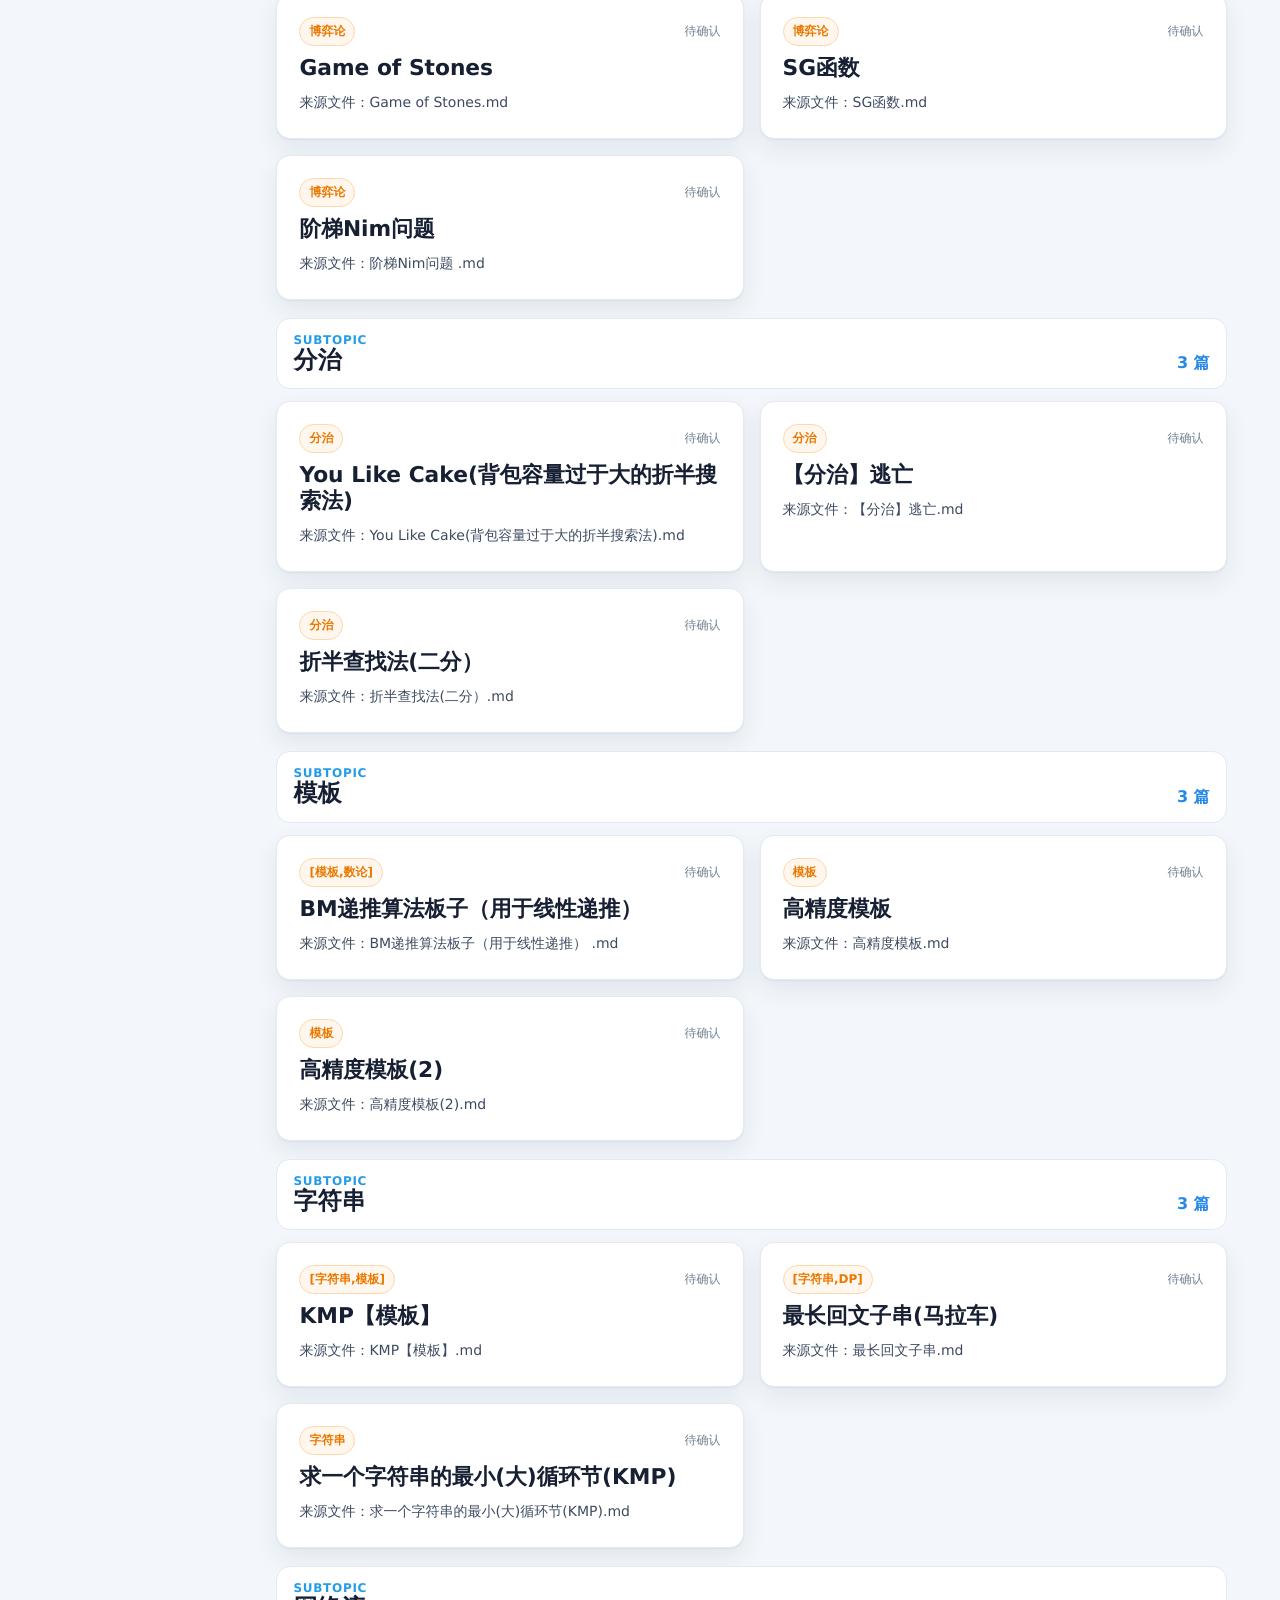
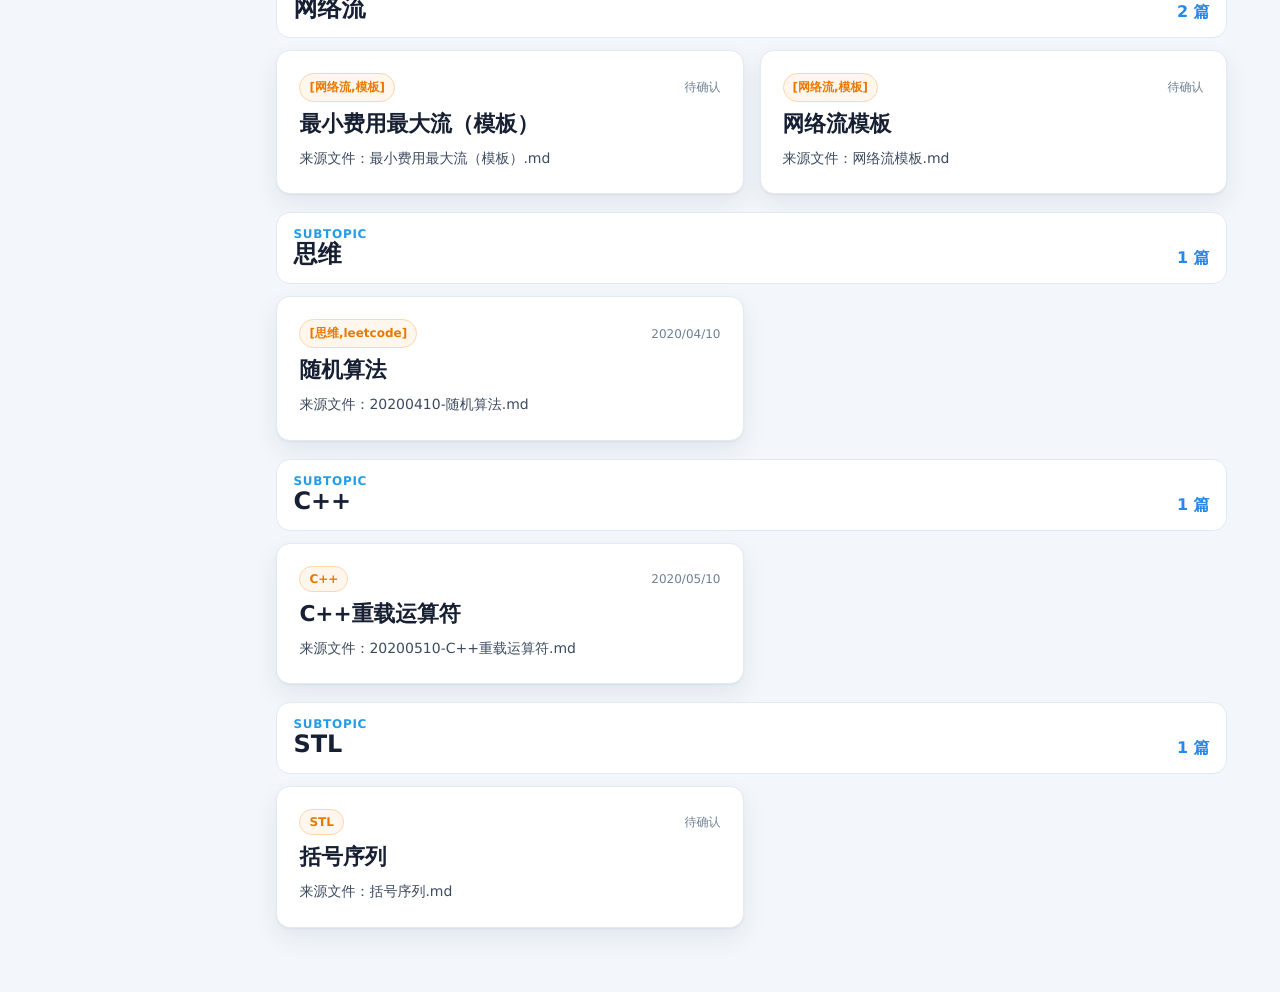
<file: blog/topic-algorithm.html>
<!doctype html>
<html lang="zh-CN">
  <head>
    <meta charset="UTF-8" />
    <meta name="viewport" content="width=device-width, initial-scale=1.0" />
    <title>算法 | MaxNow Blog</title>
    <meta name="description" content="算法 分类下的旧博客文章预览。" />
    <link rel="icon" type="image/png" href="./assets/maxnow-icon.png?v=1" />
    <link rel="stylesheet" href="./styles.css?v=17" />
  </head>
  <body>
    <div class="site-shell">
      <aside class="sidebar" aria-label="站点导航">
        <a class="brand" href="./index.html" aria-label="MaxNow Blog"><img class="brand-mark" src="./assets/maxnow-icon.png?v=1" alt="" aria-hidden="true" /><span><strong>MaxNow</strong></span></a>
        <nav class="side-nav" aria-label="博客栏目">
          <a class="side-nav-item" href="./index.html"><span class="nav-icon">文</span><span><strong>文章</strong><small>按时间浏览</small></span></a>
          <a class="side-nav-item is-active" href="./topics.html"><span class="nav-icon">#</span><span><strong>专题</strong><small>按分类进入</small></span></a>
          <a class="side-nav-item" href="./overview.html"><span class="nav-icon">览</span><span><strong>总览</strong><small>归档数据</small></span></a>
        </nav>
      </aside>
      <main class="workspace">
        <header class="topbar">
          <div><p class="eyebrow">Topic</p><strong>算法</strong></div>
          <div class="topbar-actions"><a class="topbar-link" href="./topics.html">返回专题</a><a class="topbar-link" href="https://dash.maxnow.cn">Dash</a></div>
        </header>
        <section class="topic-page-head">
          <a class="back-link" href="./topics.html">← 返回专题索引</a>
          <span class="tag orange">145 篇</span>
          <h1>算法题解与模板</h1>
          <p>旧博客里数量最大的内容。这里完整列出该分类下的旧文，后续再由发布清单决定哪些公开。</p>
        </section>
        <section class="article-feed topic-feed" aria-label="算法文章">
          <a class="article-preview" href="./post-preview.html?from=topics">
            <div class="article-meta"><span class="tag orange">leetcode</span><time>2020/03/20</time></div>
            <h2>股票系列问题</h2>
            <p>来源文件：20200320-股票系列问题.md</p>
          </a>
          <a class="article-preview" href="./post-preview.html?from=topics">
            <div class="article-meta"><span class="tag orange">leetcode</span><time>2020/03/22</time></div>
            <h2>合并两个有序数组（不开辟新空间）</h2>
            <p>来源文件：20200322-合并两个有序数组（不开辟新空间）.md</p>
          </a>
          <a class="article-preview" href="./post-preview.html?from=topics">
            <div class="article-meta"><span class="tag orange">leetcode</span><time>2020/03/22</time></div>
            <h2>找三元组</h2>
            <p>来源文件：20200322-找三元组.md</p>
          </a>
          <a class="article-preview" href="./post-preview.html?from=topics">
            <div class="article-meta"><span class="tag orange">leetcode</span><time>2020/03/24</time></div>
            <h2>按摩师</h2>
            <p>来源文件：20200324-按摩师.md</p>
          </a>
          <a class="article-preview" href="./post-preview.html?from=topics">
            <div class="article-meta"><span class="tag orange">leetcode</span><time>2020/03/25</time></div>
            <h2>乘积最大子序列</h2>
            <p>来源文件：20200325-乘积最大子序列.md</p>
          </a>
          <a class="article-preview" href="./post-preview.html?from=topics">
            <div class="article-meta"><span class="tag orange">leetcode</span><time>2020/03/25</time></div>
            <h2>原子的数量</h2>
            <p>来源文件：20200325-原子的数量.md</p>
          </a>
          <a class="article-preview" href="./post-preview.html?from=topics">
            <div class="article-meta"><span class="tag orange">图论</span><time>2020/03/28</time></div>
            <h2>树的直径</h2>
            <p>来源文件：20200328-树的直径.md</p>
          </a>
          <a class="article-preview" href="./post-preview.html?from=topics">
            <div class="article-meta"><span class="tag orange">leetcode</span><time>2020/03/30</time></div>
            <h2>三数之和</h2>
            <p>来源文件：20200330-三数之和.md</p>
          </a>
          <a class="article-preview" href="./post-preview.html?from=topics">
            <div class="article-meta"><span class="tag orange">leetcode</span><time>2020/03/30</time></div>
            <h2>二叉树中的LCA</h2>
            <p>来源文件：20200330-二叉搜索树中的LCA.md</p>
          </a>
          <a class="article-preview" href="./post-preview.html?from=topics">
            <div class="article-meta"><span class="tag orange">leetcode</span><time>2020/03/30</time></div>
            <h2>搜索旋转排序数组</h2>
            <p>来源文件：20200330-搜索旋转排序数组.md</p>
          </a>
          <a class="article-preview" href="./post-preview.html?from=topics">
            <div class="article-meta"><span class="tag orange">leetcode</span><time>2020/03/31</time></div>
            <h2>合并k个排序链表</h2>
            <p>来源文件：20200331-合并k个排序链表.md</p>
          </a>
          <a class="article-preview" href="./post-preview.html?from=topics">
            <div class="article-meta"><span class="tag orange">leetcode</span><time>2020/03/31</time></div>
            <h2>岛屿的最大面积</h2>
            <p>来源文件：20200331-岛屿的最大面积.md</p>
          </a>
          <a class="article-preview" href="./post-preview.html?from=topics">
            <div class="article-meta"><span class="tag orange">leetcode</span><time>2020/03/31</time></div>
            <h2>朋友圈</h2>
            <p>来源文件：20200331-朋友圈.md</p>
          </a>
          <a class="article-preview" href="./post-preview.html?from=topics">
            <div class="article-meta"><span class="tag orange">leetcode</span><time>2020/04/01</time></div>
            <h2>接雨水</h2>
            <p>来源文件：20200401-接雨水.md</p>
          </a>
          <a class="article-preview" href="./post-preview.html?from=topics">
            <div class="article-meta"><span class="tag orange">[leetcode,DP]</span><time>2020/04/01</time></div>
            <h2>最长递增子序列</h2>
            <p>来源文件：20200401-最长连续子序列.md</p>
          </a>
          <a class="article-preview" href="./post-preview.html?from=topics">
            <div class="article-meta"><span class="tag orange">[leetcode,字符串]</span><time>2020/04/04</time></div>
            <h2>实现Trie（字典树）</h2>
            <p>来源文件：20200404-实现Trie（字典树）.md</p>
          </a>
          <a class="article-preview" href="./post-preview.html?from=topics">
            <div class="article-meta"><span class="tag orange">leetcode</span><time>2020/04/08</time></div>
            <h2>数组中数字出现的次数</h2>
            <p>来源文件：20200408-数组中数字出现的次数.md</p>
          </a>
          <a class="article-preview" href="./post-preview.html?from=topics">
            <div class="article-meta"><span class="tag orange">leetcode</span><time>2020/04/08</time></div>
            <h2>调整数组顺序使奇数位于偶数前面</h2>
            <p>来源文件：20200408-调整数组顺序使奇数位于偶数前面.md</p>
          </a>
          <a class="article-preview" href="./post-preview.html?from=topics">
            <div class="article-meta"><span class="tag orange">leetcode</span><time>2020/04/09</time></div>
            <h2>二叉树的前序遍历</h2>
            <p>来源文件：20200409-二叉树的前序遍历.md</p>
          </a>
          <a class="article-preview" href="./post-preview.html?from=topics">
            <div class="article-meta"><span class="tag orange">leetcode</span><time>2020/04/09</time></div>
            <h2>序列化二叉树</h2>
            <p>来源文件：20200409-序列化二叉树.md</p>
          </a>
          <a class="article-preview" href="./post-preview.html?from=topics">
            <div class="article-meta"><span class="tag orange">leetcode</span><time>2020/04/09</time></div>
            <h2>数组中的逆序对</h2>
            <p>来源文件：20200409-数组中的逆序对.md</p>
          </a>
          <a class="article-preview" href="./post-preview.html?from=topics">
            <div class="article-meta"><span class="tag orange">leetcode</span><time>2020/04/10</time></div>
            <h2>翻转字符串里的单词</h2>
            <p>来源文件：20200410-翻转字符串里的单词.md</p>
          </a>
          <a class="article-preview" href="./post-preview.html?from=topics">
            <div class="article-meta"><span class="tag orange">leetcode</span><time>2020/04/10</time></div>
            <h2>链表中环的入口及公共节点</h2>
            <p>来源文件：20200410-链表中环的入口及公共节点.md</p>
          </a>
          <a class="article-preview" href="./post-preview.html?from=topics">
            <div class="article-meta"><span class="tag orange">[思维,leetcode]</span><time>2020/04/10</time></div>
            <h2>随机算法</h2>
            <p>来源文件：20200410-随机算法.md</p>
          </a>
          <a class="article-preview" href="./post-preview.html?from=topics">
            <div class="article-meta"><span class="tag orange">leetcode</span><time>2020/04/12</time></div>
            <h2>前k个高频元素</h2>
            <p>来源文件：20200412-前k个高频元素.md</p>
          </a>
          <a class="article-preview" href="./post-preview.html?from=topics">
            <div class="article-meta"><span class="tag orange">[leetcode,DP]</span><time>2020/04/13</time></div>
            <h2>三角形最小路径和</h2>
            <p>来源文件：20200413-三角形最小路径和.md</p>
          </a>
          <a class="article-preview" href="./post-preview.html?from=topics">
            <div class="article-meta"><span class="tag orange">[leetcode,DP]</span><time>2020/04/14</time></div>
            <h2>俄罗斯套娃信封问题（LIS）</h2>
            <p>来源文件：20200414-俄罗斯套娃信封问题.md</p>
          </a>
          <a class="article-preview" href="./post-preview.html?from=topics">
            <div class="article-meta"><span class="tag orange">[图论,模板]</span><time>2020/04/16</time></div>
            <h2>单源最短路</h2>
            <p>来源文件：20200416-单源最短路.md</p>
          </a>
          <a class="article-preview" href="./post-preview.html?from=topics">
            <div class="article-meta"><span class="tag orange">leetcode</span><time>2020/04/18</time></div>
            <h2>二叉树的镜像</h2>
            <p>来源文件：20200418-二叉树的镜像.md</p>
          </a>
          <a class="article-preview" href="./post-preview.html?from=topics">
            <div class="article-meta"><span class="tag orange">leetcode</span><time>2020/04/18</time></div>
            <h2>从上到下打印二叉树</h2>
            <p>来源文件：20200418-从上到下打印二叉树.md</p>
          </a>
          <a class="article-preview" href="./post-preview.html?from=topics">
            <div class="article-meta"><span class="tag orange">leetcode</span><time>2020/04/18</time></div>
            <h2>对称的二叉树</h2>
            <p>来源文件：20200418-对称的二叉树.md</p>
          </a>
          <a class="article-preview" href="./post-preview.html?from=topics">
            <div class="article-meta"><span class="tag orange">leetcode</span><time>2020/04/21</time></div>
            <h2>删数问题</h2>
            <p>来源文件：20200421-删数问题.md</p>
          </a>
          <a class="article-preview" href="./post-preview.html?from=topics">
            <div class="article-meta"><span class="tag orange">leetcode</span><time>2020/04/21</time></div>
            <h2>最小栈</h2>
            <p>来源文件：20200421-最小栈.md</p>
          </a>
          <a class="article-preview" href="./post-preview.html?from=topics">
            <div class="article-meta"><span class="tag orange">leetcode</span><time>2020/04/22</time></div>
            <h2>最长公共子串（子序列）</h2>
            <p>来源文件：20200422-最长公共子串（子序列）.md</p>
          </a>
          <a class="article-preview" href="./post-preview.html?from=topics">
            <div class="article-meta"><span class="tag orange">leetcode</span><time>2020/04/23</time></div>
            <h2>硬币</h2>
            <p>来源文件：20200423-硬币.md</p>
          </a>
          <a class="article-preview" href="./post-preview.html?from=topics">
            <div class="article-meta"><span class="tag orange">DP</span><time>2020/04/23</time></div>
            <h2>背包总结</h2>
            <p>来源文件：20200423-背包总结.md</p>
          </a>
          <a class="article-preview" href="./post-preview.html?from=topics">
            <div class="article-meta"><span class="tag orange">leetcode</span><time>2020/04/24</time></div>
            <h2>数组中出现次数大于N/k的数</h2>
            <p>来源文件：20200424-数组中出现次数大于Nk的数.md</p>
          </a>
          <a class="article-preview" href="./post-preview.html?from=topics">
            <div class="article-meta"><span class="tag orange">leetcode</span><time>2020/04/24</time></div>
            <h2>计算机加载操作系统</h2>
            <p>来源文件：20200424-计算机加载操作系统.md</p>
          </a>
          <a class="article-preview" href="./post-preview.html?from=topics">
            <div class="article-meta"><span class="tag orange">leetcode</span><time>2020/04/25</time></div>
            <h2>字符串的排列</h2>
            <p>来源文件：20200425-字符串的排列.md</p>
          </a>
          <a class="article-preview" href="./post-preview.html?from=topics">
            <div class="article-meta"><span class="tag orange">leetcode</span><time>2020/04/25</time></div>
            <h2>字符串相乘</h2>
            <p>来源文件：20200425-字符串相乘.md</p>
          </a>
          <a class="article-preview" href="./post-preview.html?from=topics">
            <div class="article-meta"><span class="tag orange">leetcode</span><time>2020/04/25</time></div>
            <h2>最小不重复数</h2>
            <p>来源文件：20200425-最小不重复数.md</p>
          </a>
          <a class="article-preview" href="./post-preview.html?from=topics">
            <div class="article-meta"><span class="tag orange">leetcode</span><time>2020/04/25</time></div>
            <h2>重建二叉树</h2>
            <p>来源文件：20200425-重建二叉树.md</p>
          </a>
          <a class="article-preview" href="./post-preview.html?from=topics">
            <div class="article-meta"><span class="tag orange">leetcode</span><time>2020/04/26</time></div>
            <h2>二叉树的非递归遍历</h2>
            <p>来源文件：20200426-二叉树的非递归遍历.md</p>
          </a>
          <a class="article-preview" href="./post-preview.html?from=topics">
            <div class="article-meta"><span class="tag orange">leetcode</span><time>2020/04/26</time></div>
            <h2>链表排序</h2>
            <p>来源文件：20200426-链表排序.md</p>
          </a>
          <a class="article-preview" href="./post-preview.html?from=topics">
            <div class="article-meta"><span class="tag orange">leetcode</span><time>2020/04/29</time></div>
            <h2>下一个排列</h2>
            <p>来源文件：20200429-下一个排列.md</p>
          </a>
          <a class="article-preview" href="./post-preview.html?from=topics">
            <div class="article-meta"><span class="tag orange">leetcode</span><time>2020/04/29</time></div>
            <h2>二叉搜索树与双向链表</h2>
            <p>来源文件：20200429-二叉搜索树与双向链表.md</p>
          </a>
          <a class="article-preview" href="./post-preview.html?from=topics">
            <div class="article-meta"><span class="tag orange">leetcode</span><time>2020/04/29</time></div>
            <h2>缺失的第一个正数</h2>
            <p>来源文件：20200429-缺失的第一个正数.md</p>
          </a>
          <a class="article-preview" href="./post-preview.html?from=topics">
            <div class="article-meta"><span class="tag orange">leetcode</span><time>2020/04/30</time></div>
            <h2>第k个排列</h2>
            <p>来源文件：20200430-第k个排列.md</p>
          </a>
          <a class="article-preview" href="./post-preview.html?from=topics">
            <div class="article-meta"><span class="tag orange">leetcode</span><time>2020/04/30</time></div>
            <h2>颜色分类（三色问题）</h2>
            <p>来源文件：20200430-颜色分类（三色问题）.md</p>
          </a>
          <a class="article-preview" href="./post-preview.html?from=topics">
            <div class="article-meta"><span class="tag orange">leetcode</span><time>2020/05/02</time></div>
            <h2>二叉搜索树的后序遍历</h2>
            <p>来源文件：20200502-二叉搜索树的后序遍历.md</p>
          </a>
          <a class="article-preview" href="./post-preview.html?from=topics">
            <div class="article-meta"><span class="tag orange">leetcode</span><time>2020/05/03</time></div>
            <h2>1～n整数中1出现的次数</h2>
            <p>来源文件：20200503-1～n整数中1出现的次数.md</p>
          </a>
          <a class="article-preview" href="./post-preview.html?from=topics">
            <div class="article-meta"><span class="tag orange">leetcode</span><time>2020/05/03</time></div>
            <h2>n个骰子的点数</h2>
            <p>来源文件：20200503-n个骰子的点数.md</p>
          </a>
          <a class="article-preview" href="./post-preview.html?from=topics">
            <div class="article-meta"><span class="tag orange">leetcode</span><time>2020/05/03</time></div>
            <h2>丑数</h2>
            <p>来源文件：20200503-丑数.md</p>
          </a>
          <a class="article-preview" href="./post-preview.html?from=topics">
            <div class="article-meta"><span class="tag orange">leetcode</span><time>2020/05/03</time></div>
            <h2>剪绳子</h2>
            <p>来源文件：20200503-剪绳子.md</p>
          </a>
          <a class="article-preview" href="./post-preview.html?from=topics">
            <div class="article-meta"><span class="tag orange">leetcode</span><time>2020/05/03</time></div>
            <h2>和为s的连续正数序列</h2>
            <p>来源文件：20200503-和为s的连续正数序列.md</p>
          </a>
          <a class="article-preview" href="./post-preview.html?from=topics">
            <div class="article-meta"><span class="tag orange">leetcode</span><time>2020/05/03</time></div>
            <h2>把数组排成最小的数</h2>
            <p>来源文件：20200503-把数组排成最小的数.md</p>
          </a>
          <a class="article-preview" href="./post-preview.html?from=topics">
            <div class="article-meta"><span class="tag orange">leetcode</span><time>2020/05/03</time></div>
            <h2>数字序列中某一位的数字</h2>
            <p>来源文件：20200503-数字序列中某一位的数字.md</p>
          </a>
          <a class="article-preview" href="./post-preview.html?from=topics">
            <div class="article-meta"><span class="tag orange">leetcode</span><time>2020/05/03</time></div>
            <h2>最小覆盖子串</h2>
            <p>来源文件：20200503-最小覆盖子串.md</p>
          </a>
          <a class="article-preview" href="./post-preview.html?from=topics">
            <div class="article-meta"><span class="tag orange">leetcode</span><time>2020/05/03</time></div>
            <h2>树的子结构</h2>
            <p>来源文件：20200503-树的子结构.md</p>
          </a>
          <a class="article-preview" href="./post-preview.html?from=topics">
            <div class="article-meta"><span class="tag orange">leetcode</span><time>2020/05/03</time></div>
            <h2>滑动窗口的最大值</h2>
            <p>来源文件：20200503-滑动窗口的最大值.md</p>
          </a>
          <a class="article-preview" href="./post-preview.html?from=topics">
            <div class="article-meta"><span class="tag orange">leetcode</span><time>2020/05/05</time></div>
            <h2>Linux 0号和1号进程</h2>
            <p>来源文件：20200505-Linux-0号和1号进程.md</p>
          </a>
          <a class="article-preview" href="./post-preview.html?from=topics">
            <div class="article-meta"><span class="tag orange">leetcode</span><time>2020/05/05</time></div>
            <h2>移掉k位数字</h2>
            <p>来源文件：20200505-移掉k位数字.md</p>
          </a>
          <a class="article-preview" href="./post-preview.html?from=topics">
            <div class="article-meta"><span class="tag orange">C++</span><time>2020/05/10</time></div>
            <h2>C++重载运算符</h2>
            <p>来源文件：20200510-C++重载运算符.md</p>
          </a>
          <a class="article-preview" href="./post-preview.html?from=topics">
            <div class="article-meta"><span class="tag orange">leetcode</span><time>2020/05/12</time></div>
            <h2>最长重复子串</h2>
            <p>来源文件：20200512-最长重复子串.md</p>
          </a>
          <a class="article-preview" href="./post-preview.html?from=topics">
            <div class="article-meta"><span class="tag orange">leetcode</span><time>2020/05/16</time></div>
            <h2>中位数处理</h2>
            <p>来源文件：20200516-中位数处理.md</p>
          </a>
          <a class="article-preview" href="./post-preview.html?from=topics">
            <div class="article-meta"><span class="tag orange">leetcode</span><time>2020/05/20</time></div>
            <h2>打家劫舍系列</h2>
            <p>来源文件：20200520-打家劫舍系列.md</p>
          </a>
          <a class="article-preview" href="./post-preview.html?from=topics">
            <div class="article-meta"><span class="tag orange">[leetcode,DP]</span><time>2020/05/22</time></div>
            <h2>单词拆分</h2>
            <p>来源文件：20200522-单词拆分.md</p>
          </a>
          <a class="article-preview" href="./post-preview.html?from=topics">
            <div class="article-meta"><span class="tag orange">leetcode</span><time>2020/05/22</time></div>
            <h2>最小数字×区间和的最大值</h2>
            <p>来源文件：20200522-最小数字×区间和的最大值.md</p>
          </a>
          <a class="article-preview" href="./post-preview.html?from=topics">
            <div class="article-meta"><span class="tag orange">leetcode</span><time>2020/05/22</time></div>
            <h2>跳跃游戏系列</h2>
            <p>来源文件：20200522-跳跃游戏系列.md</p>
          </a>
          <a class="article-preview" href="./post-preview.html?from=topics">
            <div class="article-meta"><span class="tag orange">[leetcode,DP]</span><time>2020/05/23</time></div>
            <h2>DP专题</h2>
            <p>来源文件：20200523-DP专题.md</p>
          </a>
          <a class="article-preview" href="./post-preview.html?from=topics">
            <div class="article-meta"><span class="tag orange">leetcode</span><time>2020/05/23</time></div>
            <h2>题目小总结</h2>
            <p>来源文件：20200523-题目小总结.md</p>
          </a>
          <a class="article-preview" href="./post-preview.html?from=topics">
            <div class="article-meta"><span class="tag orange">leetcode</span><time>2020/05/24</time></div>
            <h2>二叉树中的最大路径和</h2>
            <p>来源文件：20200524-二叉树中的最大路径和.md</p>
          </a>
          <a class="article-preview" href="./post-preview.html?from=topics">
            <div class="article-meta"><span class="tag orange">[leetcode,贪心]</span><time>2020/05/24</time></div>
            <h2>分发糖果</h2>
            <p>来源文件：20200524-分发糖果.md</p>
          </a>
          <a class="article-preview" href="./post-preview.html?from=topics">
            <div class="article-meta"><span class="tag orange">leetcode</span><time>2020/05/24</time></div>
            <h2>字符串右移</h2>
            <p>来源文件：20200524-字符串右移.md</p>
          </a>
          <a class="article-preview" href="./post-preview.html?from=topics">
            <div class="article-meta"><span class="tag orange">leetcode</span><time>2020/05/24</time></div>
            <h2>青蛙过河</h2>
            <p>来源文件：20200524-青蛙过河.md</p>
          </a>
          <a class="article-preview" href="./post-preview.html?from=topics">
            <div class="article-meta"><span class="tag orange">数论</span><time>待确认</time></div>
            <h2>64位整数乘法</h2>
            <p>来源文件：64位整数乘法.md</p>
          </a>
          <a class="article-preview" href="./post-preview.html?from=topics">
            <div class="article-meta"><span class="tag orange">[模板,数论]</span><time>待确认</time></div>
            <h2>BM递推算法板子（用于线性递推）</h2>
            <p>来源文件：BM递推算法板子（用于线性递推） .md</p>
          </a>
          <a class="article-preview" href="./post-preview.html?from=topics">
            <div class="article-meta"><span class="tag orange">计算几何</span><time>待确认</time></div>
            <h2>Beauty Contest（求凸包最大直径）</h2>
            <p>来源文件：Beauty Contest（求凸包最大直径） .md</p>
          </a>
          <a class="article-preview" href="./post-preview.html?from=topics">
            <div class="article-meta"><span class="tag orange">数论</span><time>待确认</time></div>
            <h2>Boxes（数学题）</h2>
            <p>来源文件：Boxes（数学题）.md</p>
          </a>
          <a class="article-preview" href="./post-preview.html?from=topics">
            <div class="article-meta"><span class="tag orange">瞎搞</span><time>待确认</time></div>
            <h2>Colorful Slimes</h2>
            <p>来源文件：Colorful Slimes.md</p>
          </a>
          <a class="article-preview" href="./post-preview.html?from=topics">
            <div class="article-meta"><span class="tag orange">DP</span><time>待确认</time></div>
            <h2>Column Addition</h2>
            <p>来源文件：Column Addition.md</p>
          </a>
          <a class="article-preview" href="./post-preview.html?from=topics">
            <div class="article-meta"><span class="tag orange">博弈论</span><time>待确认</time></div>
            <h2>Game of Stones</h2>
            <p>来源文件：Game of Stones.md</p>
          </a>
          <a class="article-preview" href="./post-preview.html?from=topics">
            <div class="article-meta"><span class="tag orange">DP</span><time>待确认</time></div>
            <h2>Going Dutch BAPC（ 状态转移DP）</h2>
            <p>来源文件：Going Dutch BAPC.md</p>
          </a>
          <a class="article-preview" href="./post-preview.html?from=topics">
            <div class="article-meta"><span class="tag orange">[字符串,模板]</span><time>待确认</time></div>
            <h2>KMP【模板】</h2>
            <p>来源文件：KMP【模板】.md</p>
          </a>
          <a class="article-preview" href="./post-preview.html?from=topics">
            <div class="article-meta"><span class="tag orange">数论</span><time>待确认</time></div>
            <h2>Persona5</h2>
            <p>来源文件：Persona5.md</p>
          </a>
          <a class="article-preview" href="./post-preview.html?from=topics">
            <div class="article-meta"><span class="tag orange">瞎搞</span><time>待确认</time></div>
            <h2>Princess Principal（思维题）</h2>
            <p>来源文件：Princess Principal（思维题）.md</p>
          </a>
          <a class="article-preview" href="./post-preview.html?from=topics">
            <div class="article-meta"><span class="tag orange">数论</span><time>待确认</time></div>
            <h2>RGB Coloring(组合数模板）</h2>
            <p>来源文件：RGB Coloring(组合数模板）.md</p>
          </a>
          <a class="article-preview" href="./post-preview.html?from=topics">
            <div class="article-meta"><span class="tag orange">博弈论</span><time>待确认</time></div>
            <h2>SG函数</h2>
            <p>来源文件：SG函数.md</p>
          </a>
          <a class="article-preview" href="./post-preview.html?from=topics">
            <div class="article-meta"><span class="tag orange">常识</span><time>待确认</time></div>
            <h2>SPJ 写法</h2>
            <p>来源文件：SPJ 写法.md</p>
          </a>
          <a class="article-preview" href="./post-preview.html?from=topics">
            <div class="article-meta"><span class="tag orange">常识</span><time>待确认</time></div>
            <h2>STL算法:next_permutation求全排列</h2>
            <p>来源文件：STL算法_next_permutation求全排列 .md</p>
          </a>
          <a class="article-preview" href="./post-preview.html?from=topics">
            <div class="article-meta"><span class="tag orange">数论</span><time>待确认</time></div>
            <h2>Sandglass</h2>
            <p>来源文件：Sandglass.md</p>
          </a>
          <a class="article-preview" href="./post-preview.html?from=topics">
            <div class="article-meta"><span class="tag orange">计算几何</span><time>待确认</time></div>
            <h2>Smallest Bounding Rectangle(最小面积外接矩形)</h2>
            <p>来源文件：Smallest Bounding Rectangle(最小面积外接矩形).md</p>
          </a>
          <a class="article-preview" href="./post-preview.html?from=topics">
            <div class="article-meta"><span class="tag orange">数据结构</span><time>待确认</time></div>
            <h2>Tallest Cow(线段树较易）</h2>
            <p>来源文件：Tallest Cow(线段树较易）.md</p>
          </a>
          <a class="article-preview" href="./post-preview.html?from=topics">
            <div class="article-meta"><span class="tag orange">图论</span><time>待确认</time></div>
            <h2>Tree Restoring</h2>
            <p>来源文件：Tree Restoring.md</p>
          </a>
          <a class="article-preview" href="./post-preview.html?from=topics">
            <div class="article-meta"><span class="tag orange">计算几何</span><time>待确认</time></div>
            <h2>Triangle（求凸包最大内接三角形）</h2>
            <p>来源文件：Triangle（求凸包最大内接三角形）.md</p>
          </a>
          <a class="article-preview" href="./post-preview.html?from=topics">
            <div class="article-meta"><span class="tag orange">数据结构</span><time>待确认</time></div>
            <h2>Ultra-QuickSort(裸树状数组求逆序数)</h2>
            <p>来源文件：Ultra-QuickSort(裸树状数组求逆序数).md</p>
          </a>
          <a class="article-preview" href="./post-preview.html?from=topics">
            <div class="article-meta"><span class="tag orange">分治</span><time>待确认</time></div>
            <h2>You Like Cake(背包容量过于大的折半搜索法)</h2>
            <p>来源文件：You Like Cake(背包容量过于大的折半搜索法).md</p>
          </a>
          <a class="article-preview" href="./post-preview.html?from=topics">
            <div class="article-meta"><span class="tag orange">数论</span><time>待确认</time></div>
            <h2>a^b(快速幂)</h2>
            <p>来源文件：a^b(快速幂）.md</p>
          </a>
          <a class="article-preview" href="./post-preview.html?from=topics">
            <div class="article-meta"><span class="tag orange">常识</span><time>待确认</time></div>
            <h2>c++设置输出左右对齐、保留小数和取整</h2>
            <p>来源文件：c++设置输出左右对齐、保留小数和取整.md</p>
          </a>
          <a class="article-preview" href="./post-preview.html?from=topics">
            <div class="article-meta"><span class="tag orange">常识</span><time>待确认</time></div>
            <h2>cin.tie与sync_with_stdio加速输入输出</h2>
            <p>来源文件：cin.tie与sync_with_stdio加速输入输出.md</p>
          </a>
          <a class="article-preview" href="./post-preview.html?from=topics">
            <div class="article-meta"><span class="tag orange">分治</span><time>待确认</time></div>
            <h2>【分治】逃亡</h2>
            <p>来源文件：【分治】逃亡.md</p>
          </a>
          <a class="article-preview" href="./post-preview.html?from=topics">
            <div class="article-meta"><span class="tag orange">数据结构</span><time>待确认</time></div>
            <h2>【单调队列】合并果子</h2>
            <p>来源文件：【单调队列】合并果子.md</p>
          </a>
          <a class="article-preview" href="./post-preview.html?from=topics">
            <div class="article-meta"><span class="tag orange">排序</span><time>待确认</time></div>
            <h2>【排序】紧急集合</h2>
            <p>来源文件：【排序】紧急集合.md</p>
          </a>
          <a class="article-preview" href="./post-preview.html?from=topics">
            <div class="article-meta"><span class="tag orange">[计算几何,模板]</span><time>待确认</time></div>
            <h2>【模板】半平面交</h2>
            <p>来源文件：【模板】半平面交.md</p>
          </a>
          <a class="article-preview" href="./post-preview.html?from=topics">
            <div class="article-meta"><span class="tag orange">[计算几何,模板]</span><time>待确认</time></div>
            <h2>【模板】最小圆覆盖</h2>
            <p>来源文件：【模板】最小圆覆盖 .md</p>
          </a>
          <a class="article-preview" href="./post-preview.html?from=topics">
            <div class="article-meta"><span class="tag orange">[数据结构,模板]</span><time>待确认</time></div>
            <h2>主席树学习</h2>
            <p>来源文件：主席树学习.md</p>
          </a>
          <a class="article-preview" href="./post-preview.html?from=topics">
            <div class="article-meta"><span class="tag orange">计算几何</span><time>待确认</time></div>
            <h2>凸多边形</h2>
            <p>来源文件：[CQOI2006]凸多边形  .md</p>
          </a>
          <a class="article-preview" href="./post-preview.html?from=topics">
            <div class="article-meta"><span class="tag orange">leetcode</span><time>待确认</time></div>
            <h2>合并两个有序链表</h2>
            <p>来源文件：合并两个有序链表.md</p>
          </a>
          <a class="article-preview" href="./post-preview.html?from=topics">
            <div class="article-meta"><span class="tag orange">瞎搞</span><time>待确认</time></div>
            <h2>国王</h2>
            <p>来源文件：国王.md</p>
          </a>
          <a class="article-preview" href="./post-preview.html?from=topics">
            <div class="article-meta"><span class="tag orange">[计算几何,模板]</span><time>待确认</time></div>
            <h2>圈奶牛Fencing the Cows</h2>
            <p>来源文件：圈奶牛Fencing the Cows.md</p>
          </a>
          <a class="article-preview" href="./post-preview.html?from=topics">
            <div class="article-meta"><span class="tag orange">leetcode</span><time>待确认</time></div>
            <h2>寻找两个有序数组的中位数</h2>
            <p>来源文件：寻找两个有序数组的中位数.md</p>
          </a>
          <a class="article-preview" href="./post-preview.html?from=topics">
            <div class="article-meta"><span class="tag orange">排序</span><time>待确认</time></div>
            <h2>常用排序法(希尔排序）</h2>
            <p>来源文件：常用排序法(希尔排序）.md</p>
          </a>
          <a class="article-preview" href="./post-preview.html?from=topics">
            <div class="article-meta"><span class="tag orange">排序</span><time>待确认</time></div>
            <h2>常见的排序方法</h2>
            <p>来源文件：常见的排序方法.md</p>
          </a>
          <a class="article-preview" href="./post-preview.html?from=topics">
            <div class="article-meta"><span class="tag orange">计算几何</span><time>待确认</time></div>
            <h2>平面最近点对（加强版）</h2>
            <p>来源文件：平面最近点对（加强版）.md</p>
          </a>
          <a class="article-preview" href="./post-preview.html?from=topics">
            <div class="article-meta"><span class="tag orange">排序</span><time>待确认</time></div>
            <h2>归并排序</h2>
            <p>来源文件：归并排序.md</p>
          </a>
          <a class="article-preview" href="./post-preview.html?from=topics">
            <div class="article-meta"><span class="tag orange">排序</span><time>待确认</time></div>
            <h2>快速排序</h2>
            <p>来源文件：快速排序.md</p>
          </a>
          <a class="article-preview" href="./post-preview.html?from=topics">
            <div class="article-meta"><span class="tag orange">DP</span><time>待确认</time></div>
            <h2>悬线法</h2>
            <p>来源文件：悬线法.md</p>
          </a>
          <a class="article-preview" href="./post-preview.html?from=topics">
            <div class="article-meta"><span class="tag orange">分治</span><time>待确认</time></div>
            <h2>折半查找法(二分）</h2>
            <p>来源文件：折半查找法(二分）.md</p>
          </a>
          <a class="article-preview" href="./post-preview.html?from=topics">
            <div class="article-meta"><span class="tag orange">图论</span><time>待确认</time></div>
            <h2>拓扑排序学习例题（Sorting It All Out）</h2>
            <p>来源文件：拓扑排序学习例题（Sorting It All Out）.md</p>
          </a>
          <a class="article-preview" href="./post-preview.html?from=topics">
            <div class="article-meta"><span class="tag orange">STL</span><time>待确认</time></div>
            <h2>括号序列</h2>
            <p>来源文件：括号序列.md</p>
          </a>
          <a class="article-preview" href="./post-preview.html?from=topics">
            <div class="article-meta"><span class="tag orange">leetcode</span><time>待确认</time></div>
            <h2>数组中重复的数字</h2>
            <p>来源文件：数组中重复的数字.md</p>
          </a>
          <a class="article-preview" href="./post-preview.html?from=topics">
            <div class="article-meta"><span class="tag orange">常识</span><time>待确认</time></div>
            <h2>文件输入输出文件</h2>
            <p>来源文件：文件输入输出文件.md</p>
          </a>
          <a class="article-preview" href="./post-preview.html?from=topics">
            <div class="article-meta"><span class="tag orange">数据结构</span><time>待确认</time></div>
            <h2>最大子序和</h2>
            <p>来源文件：最大子序和.md</p>
          </a>
          <a class="article-preview" href="./post-preview.html?from=topics">
            <div class="article-meta"><span class="tag orange">[计算几何,模板]</span><time>待确认</time></div>
            <h2>最大空凸包</h2>
            <p>来源文件：最大空凸包.md</p>
          </a>
          <a class="article-preview" href="./post-preview.html?from=topics">
            <div class="article-meta"><span class="tag orange">leetcode</span><time>待确认</time></div>
            <h2>最小的k个数</h2>
            <p>来源文件：最小的k个数.md</p>
          </a>
          <a class="article-preview" href="./post-preview.html?from=topics">
            <div class="article-meta"><span class="tag orange">[网络流,模板]</span><time>待确认</time></div>
            <h2>最小费用最大流（模板）</h2>
            <p>来源文件：最小费用最大流（模板）.md</p>
          </a>
          <a class="article-preview" href="./post-preview.html?from=topics">
            <div class="article-meta"><span class="tag orange">DP</span><time>待确认</time></div>
            <h2>最长公共子串问题(LCS)</h2>
            <p>来源文件：最长公共子串问题(LCS).md</p>
          </a>
          <a class="article-preview" href="./post-preview.html?from=topics">
            <div class="article-meta"><span class="tag orange">[字符串,DP]</span><time>待确认</time></div>
            <h2>最长回文子串(马拉车)</h2>
            <p>来源文件：最长回文子串.md</p>
          </a>
          <a class="article-preview" href="./post-preview.html?from=topics">
            <div class="article-meta"><span class="tag orange">[计算几何,模板]</span><time>待确认</time></div>
            <h2>极角排序</h2>
            <p>来源文件：极角排序 .md</p>
          </a>
          <a class="article-preview" href="./post-preview.html?from=topics">
            <div class="article-meta"><span class="tag orange">图论</span><time>待确认</time></div>
            <h2>树的基础（图的遍历）</h2>
            <p>来源文件：树的基础（图的遍历）.md</p>
          </a>
          <a class="article-preview" href="./post-preview.html?from=topics">
            <div class="article-meta"><span class="tag orange">DP</span><time>待确认</time></div>
            <h2>棋盘制作（悬线法）</h2>
            <p>来源文件：[ZJOI2007]棋盘制作（悬线法）.md</p>
          </a>
          <a class="article-preview" href="./post-preview.html?from=topics">
            <div class="article-meta"><span class="tag orange">leetcode</span><time>待确认</time></div>
            <h2>正则表达式匹配</h2>
            <p>来源文件：正则表达式匹配.md</p>
          </a>
          <a class="article-preview" href="./post-preview.html?from=topics">
            <div class="article-meta"><span class="tag orange">leetcode</span><time>待确认</time></div>
            <h2>水壶问题（贝祖定理）</h2>
            <p>来源文件：水壶问题（贝祖定理）.md</p>
          </a>
          <a class="article-preview" href="./post-preview.html?from=topics">
            <div class="article-meta"><span class="tag orange">字符串</span><time>待确认</time></div>
            <h2>求一个字符串的最小(大)循环节(KMP)</h2>
            <p>来源文件：求一个字符串的最小(大)循环节(KMP).md</p>
          </a>
          <a class="article-preview" href="./post-preview.html?from=topics">
            <div class="article-meta"><span class="tag orange">计算几何</span><time>待确认</time></div>
            <h2>求多边形（覆盖）面积（模板）</h2>
            <p>来源文件：求多边形（覆盖）面积（模板）.md</p>
          </a>
          <a class="article-preview" href="./post-preview.html?from=topics">
            <div class="article-meta"><span class="tag orange">leetcode</span><time>待确认</time></div>
            <h2>盛最多水的容器</h2>
            <p>来源文件：盛最多水的容器.md</p>
          </a>
          <a class="article-preview" href="./post-preview.html?from=topics">
            <div class="article-meta"><span class="tag orange">计算几何</span><time>待确认</time></div>
            <h2>瞭望塔【半平面交】</h2>
            <p>来源文件：瞭望塔【半平面交】.md</p>
          </a>
          <a class="article-preview" href="./post-preview.html?from=topics">
            <div class="article-meta"><span class="tag orange">[数据结构,模板]</span><time>待确认</time></div>
            <h2>线段树模板</h2>
            <p>来源文件：线段树模板.md</p>
          </a>
          <a class="article-preview" href="./post-preview.html?from=topics">
            <div class="article-meta"><span class="tag orange">瞎搞</span><time>待确认</time></div>
            <h2>组合问题</h2>
            <p>来源文件：组合问题.md</p>
          </a>
          <a class="article-preview" href="./post-preview.html?from=topics">
            <div class="article-meta"><span class="tag orange">[网络流,模板]</span><time>待确认</time></div>
            <h2>网络流模板</h2>
            <p>来源文件：网络流模板.md</p>
          </a>
          <a class="article-preview" href="./post-preview.html?from=topics">
            <div class="article-meta"><span class="tag orange">瞎搞</span><time>待确认</time></div>
            <h2>递归实现排列型枚举</h2>
            <p>来源文件：递归实现排列型枚举.md</p>
          </a>
          <a class="article-preview" href="./post-preview.html?from=topics">
            <div class="article-meta"><span class="tag orange">[瞎搞,leetcode]</span><time>待确认</time></div>
            <h2>递归／非递归实现组合型枚举(全排列问题）</h2>
            <p>来源文件：递归／非递归实现组合型枚举(全排列问题）.md</p>
          </a>
          <a class="article-preview" href="./post-preview.html?from=topics">
            <div class="article-meta"><span class="tag orange">博弈论</span><time>待确认</time></div>
            <h2>阶梯Nim问题</h2>
            <p>来源文件：阶梯Nim问题 .md</p>
          </a>
          <a class="article-preview" href="./post-preview.html?from=topics">
            <div class="article-meta"><span class="tag orange">模板</span><time>待确认</time></div>
            <h2>高精度模板</h2>
            <p>来源文件：高精度模板.md</p>
          </a>
          <a class="article-preview" href="./post-preview.html?from=topics">
            <div class="article-meta"><span class="tag orange">模板</span><time>待确认</time></div>
            <h2>高精度模板(2)</h2>
            <p>来源文件：高精度模板(2).md</p>
          </a>
        </section>
      </main>
    </div>
    <script src="./topic-tags.js?v=1"></script>
  </body>
</html>
</file>
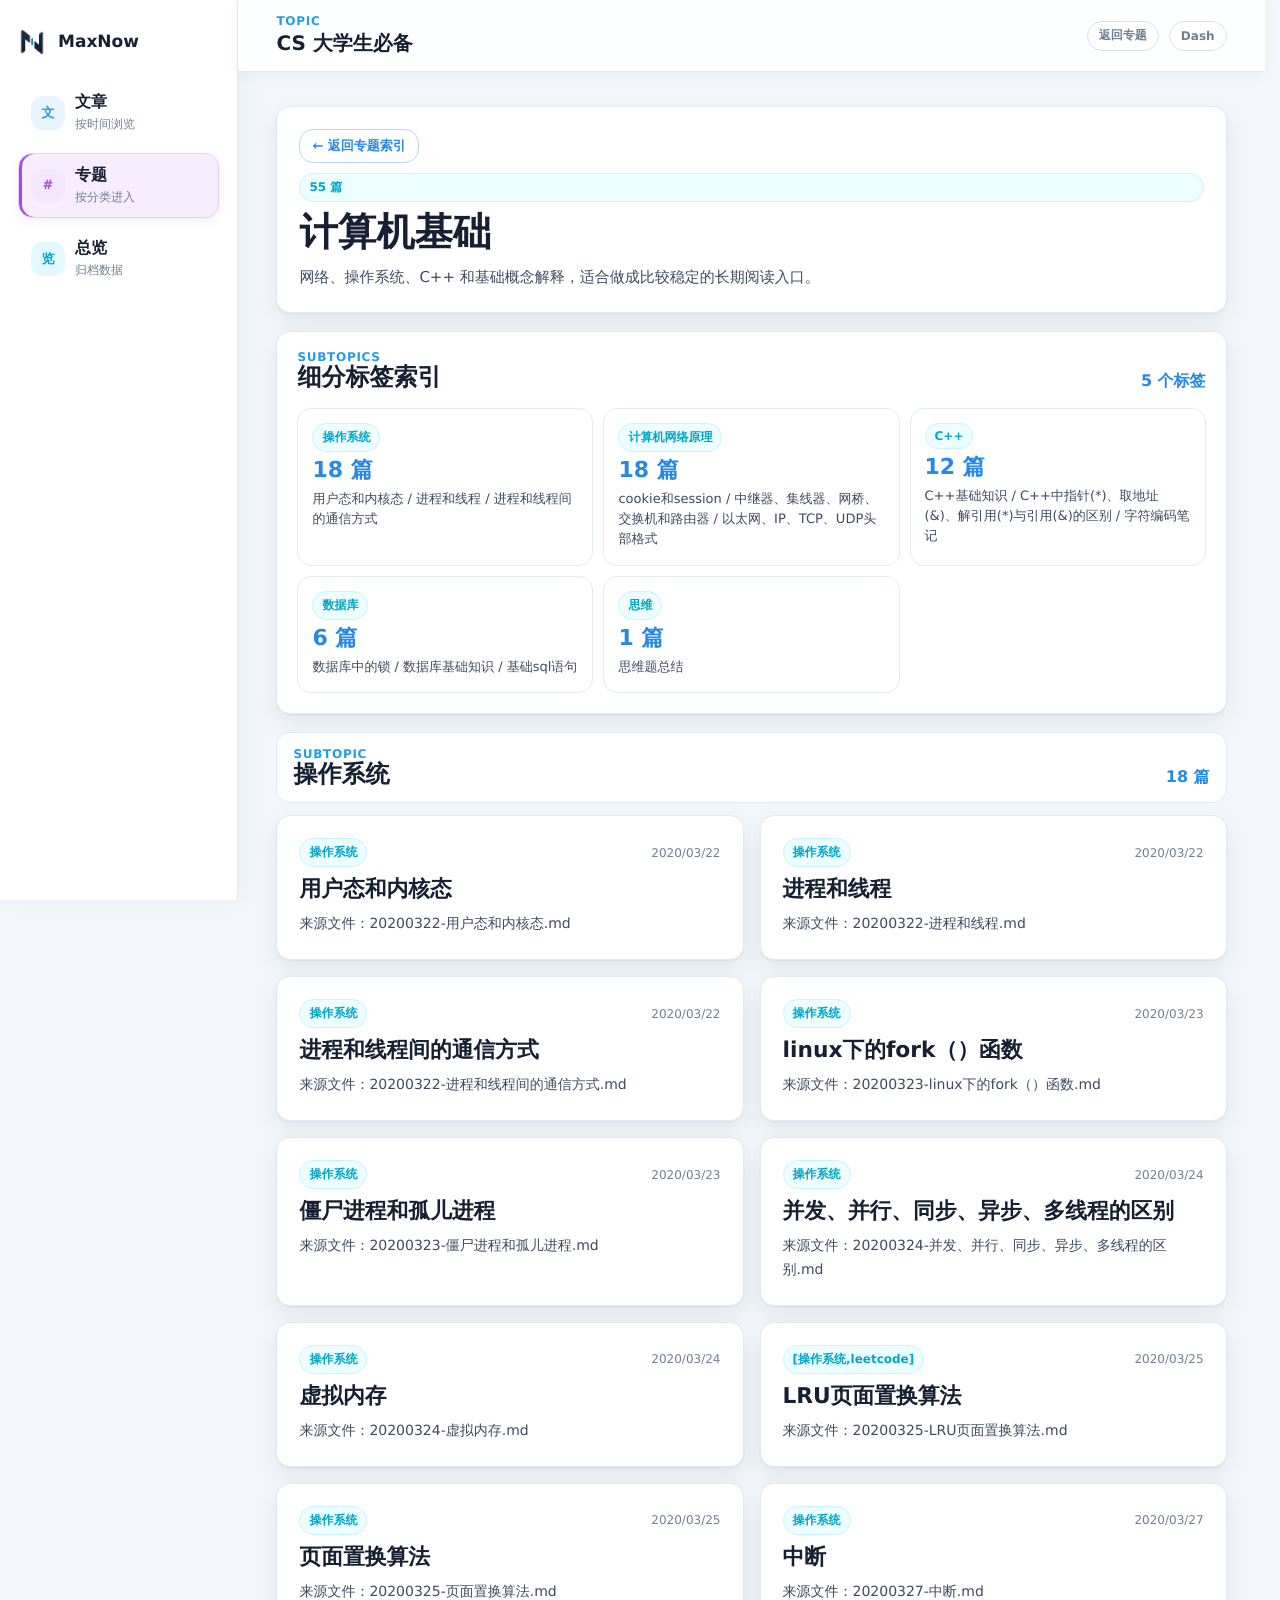
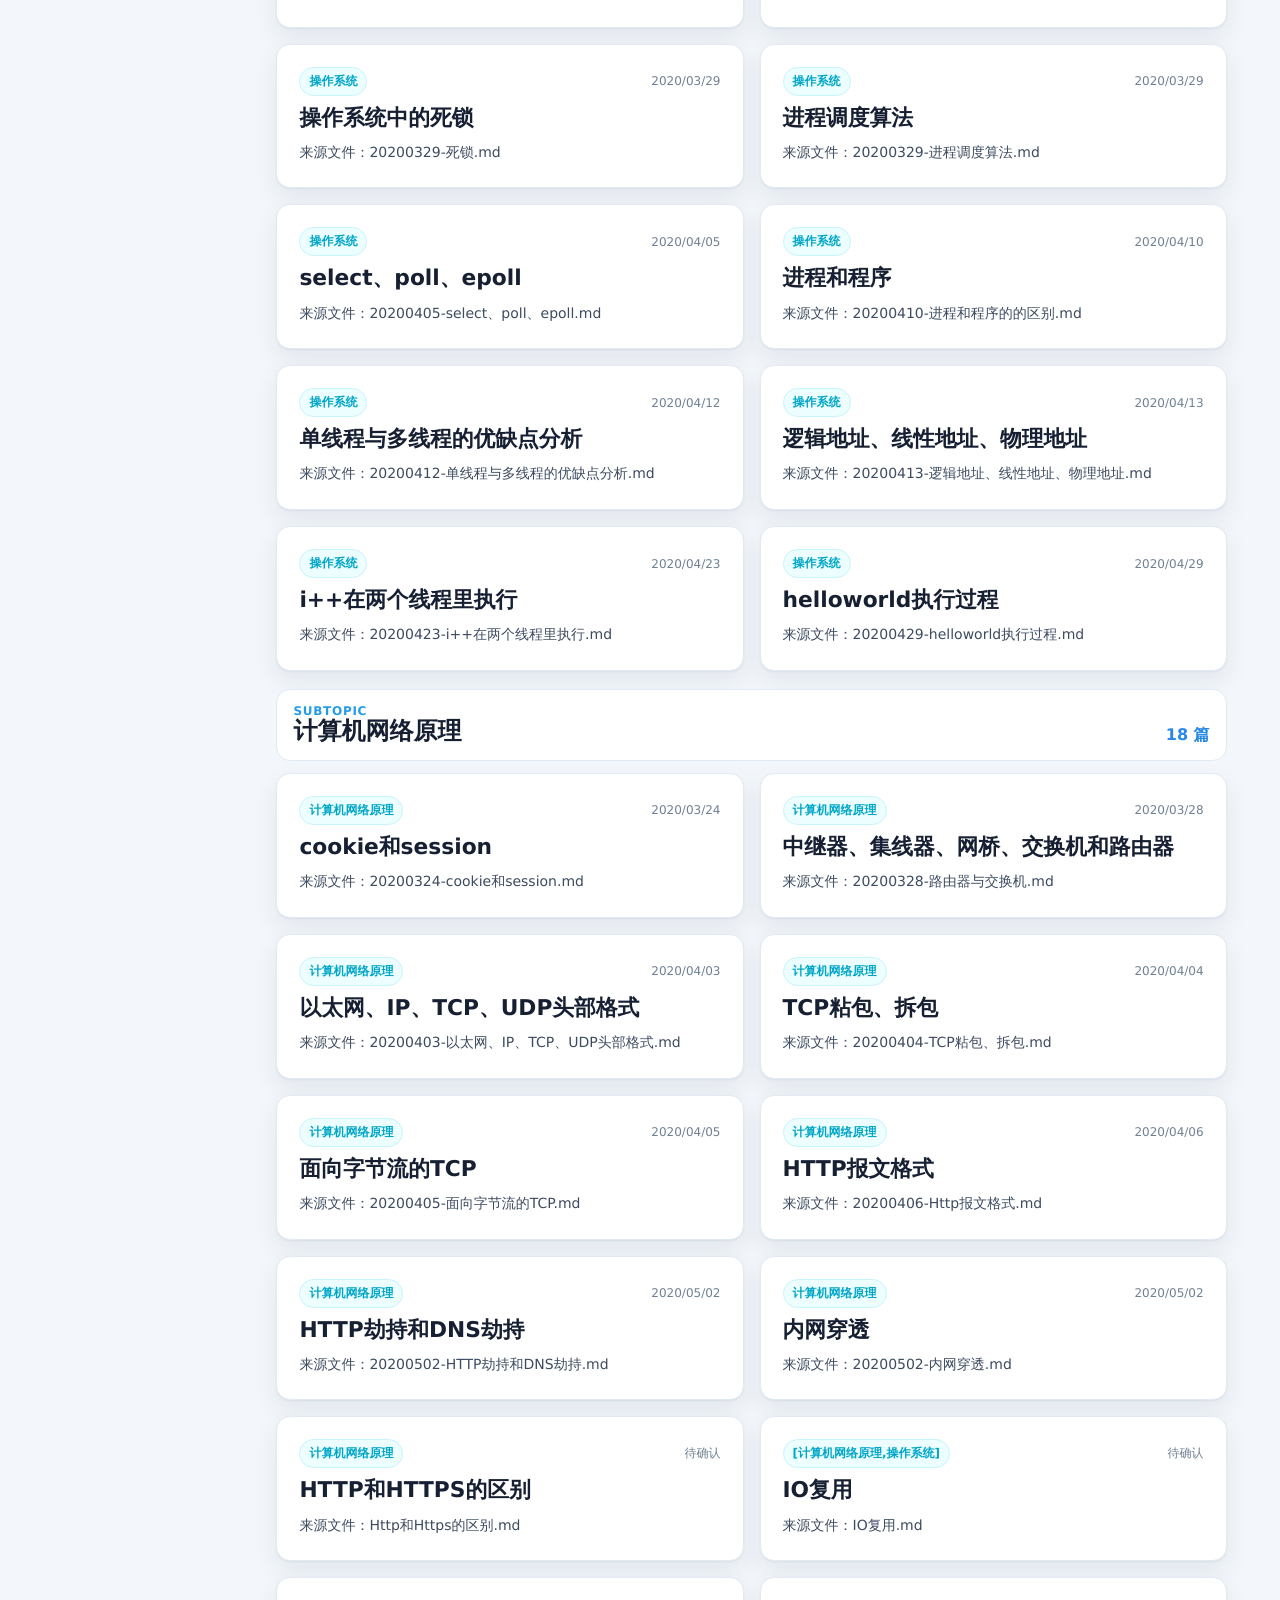
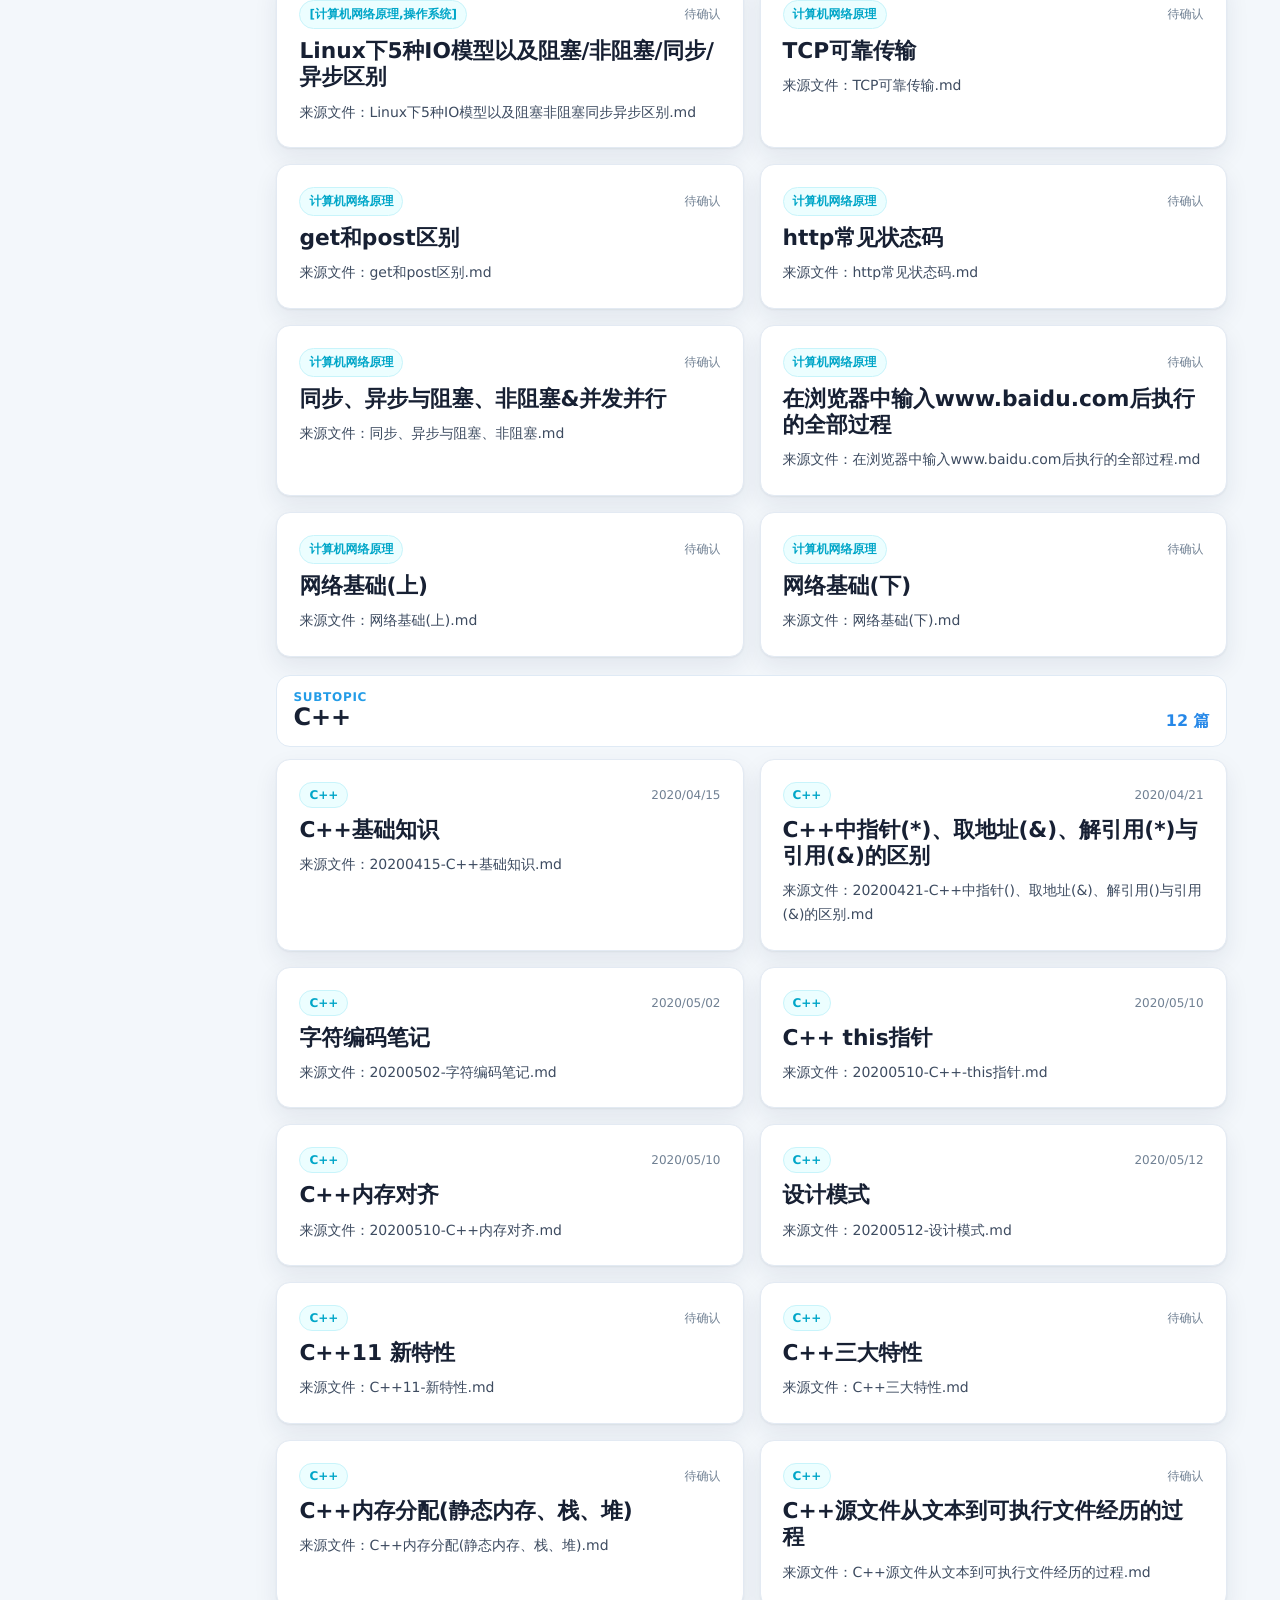
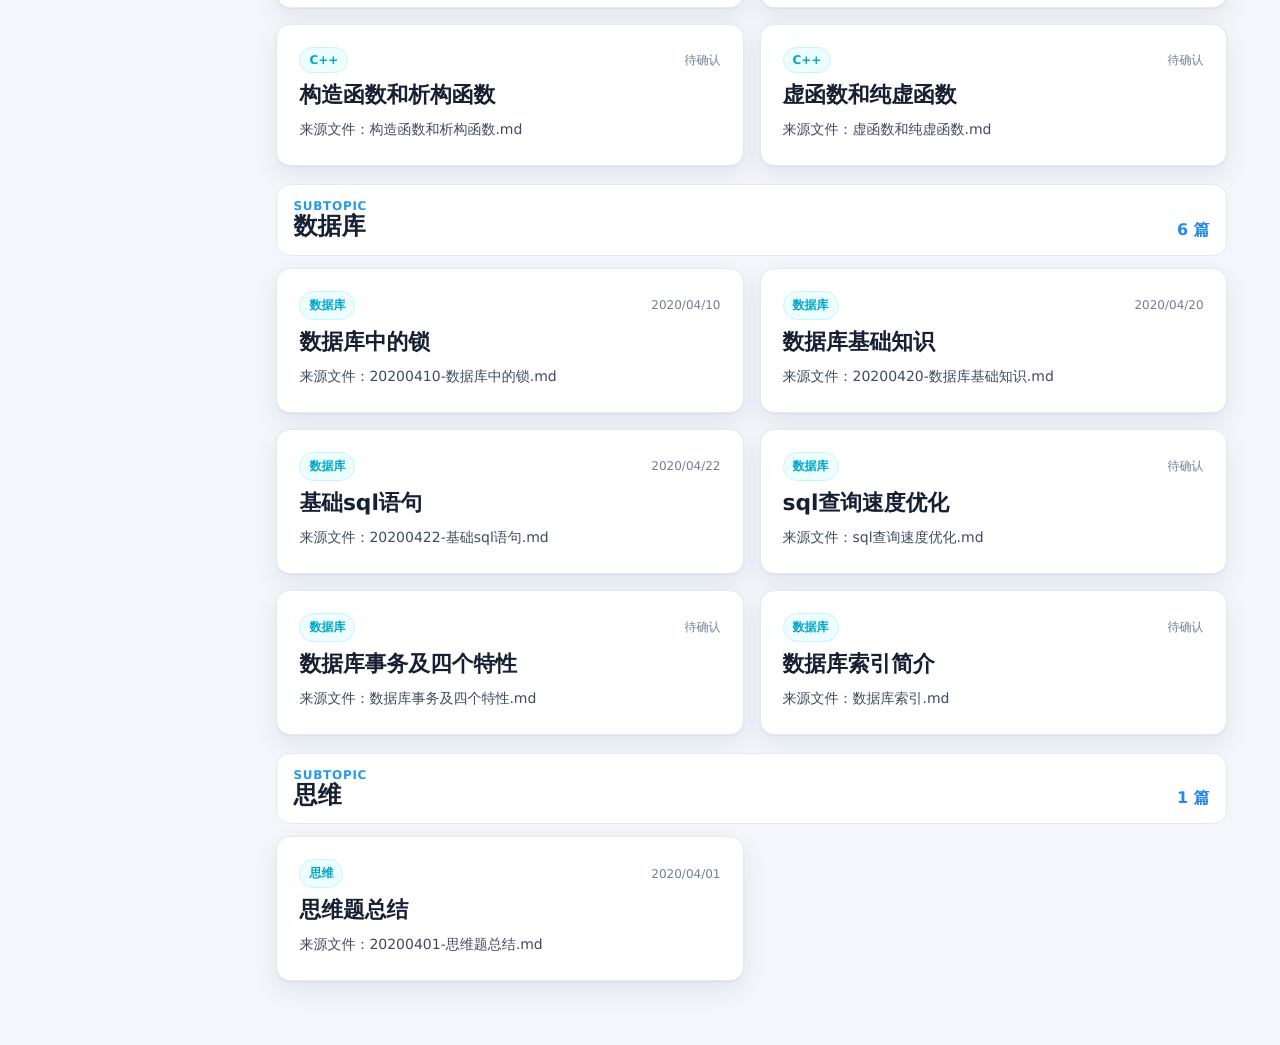
<file: blog/topic-cs.html>
<!doctype html>
<html lang="zh-CN">
  <head>
    <meta charset="UTF-8" />
    <meta name="viewport" content="width=device-width, initial-scale=1.0" />
    <title>CS 大学生必备 | MaxNow Blog</title>
    <meta name="description" content="CS 大学生必备 分类下的旧博客文章预览。" />
    <link rel="icon" type="image/png" href="./assets/maxnow-icon.png?v=1" />
    <link rel="stylesheet" href="./styles.css?v=17" />
  </head>
  <body>
    <div class="site-shell">
      <aside class="sidebar" aria-label="站点导航">
        <a class="brand" href="./index.html" aria-label="MaxNow Blog"><img class="brand-mark" src="./assets/maxnow-icon.png?v=1" alt="" aria-hidden="true" /><span><strong>MaxNow</strong></span></a>
        <nav class="side-nav" aria-label="博客栏目">
          <a class="side-nav-item" href="./index.html"><span class="nav-icon">文</span><span><strong>文章</strong><small>按时间浏览</small></span></a>
          <a class="side-nav-item is-active" href="./topics.html"><span class="nav-icon">#</span><span><strong>专题</strong><small>按分类进入</small></span></a>
          <a class="side-nav-item" href="./overview.html"><span class="nav-icon">览</span><span><strong>总览</strong><small>归档数据</small></span></a>
        </nav>
      </aside>
      <main class="workspace">
        <header class="topbar">
          <div><p class="eyebrow">Topic</p><strong>CS 大学生必备</strong></div>
          <div class="topbar-actions"><a class="topbar-link" href="./topics.html">返回专题</a><a class="topbar-link" href="https://dash.maxnow.cn">Dash</a></div>
        </header>
        <section class="topic-page-head">
          <a class="back-link" href="./topics.html">← 返回专题索引</a>
          <span class="tag cyan">55 篇</span>
          <h1>计算机基础</h1>
          <p>网络、操作系统、C++ 和基础概念解释，适合做成比较稳定的长期阅读入口。</p>
        </section>
        <section class="article-feed topic-feed" aria-label="CS 大学生必备文章">
          <a class="article-preview" href="./post-preview.html?from=topics">
            <div class="article-meta"><span class="tag cyan">操作系统</span><time>2020/03/22</time></div>
            <h2>用户态和内核态</h2>
            <p>来源文件：20200322-用户态和内核态.md</p>
          </a>
          <a class="article-preview" href="./post-preview.html?from=topics">
            <div class="article-meta"><span class="tag cyan">操作系统</span><time>2020/03/22</time></div>
            <h2>进程和线程</h2>
            <p>来源文件：20200322-进程和线程.md</p>
          </a>
          <a class="article-preview" href="./post-preview.html?from=topics">
            <div class="article-meta"><span class="tag cyan">操作系统</span><time>2020/03/22</time></div>
            <h2>进程和线程间的通信方式</h2>
            <p>来源文件：20200322-进程和线程间的通信方式.md</p>
          </a>
          <a class="article-preview" href="./post-preview.html?from=topics">
            <div class="article-meta"><span class="tag cyan">操作系统</span><time>2020/03/23</time></div>
            <h2>linux下的fork（）函数</h2>
            <p>来源文件：20200323-linux下的fork（）函数.md</p>
          </a>
          <a class="article-preview" href="./post-preview.html?from=topics">
            <div class="article-meta"><span class="tag cyan">操作系统</span><time>2020/03/23</time></div>
            <h2>僵尸进程和孤儿进程</h2>
            <p>来源文件：20200323-僵尸进程和孤儿进程.md</p>
          </a>
          <a class="article-preview" href="./post-preview.html?from=topics">
            <div class="article-meta"><span class="tag cyan">计算机网络原理</span><time>2020/03/24</time></div>
            <h2>cookie和session</h2>
            <p>来源文件：20200324-cookie和session.md</p>
          </a>
          <a class="article-preview" href="./post-preview.html?from=topics">
            <div class="article-meta"><span class="tag cyan">操作系统</span><time>2020/03/24</time></div>
            <h2>并发、并行、同步、异步、多线程的区别</h2>
            <p>来源文件：20200324-并发、并行、同步、异步、多线程的区别.md</p>
          </a>
          <a class="article-preview" href="./post-preview.html?from=topics">
            <div class="article-meta"><span class="tag cyan">操作系统</span><time>2020/03/24</time></div>
            <h2>虚拟内存</h2>
            <p>来源文件：20200324-虚拟内存.md</p>
          </a>
          <a class="article-preview" href="./post-preview.html?from=topics">
            <div class="article-meta"><span class="tag cyan">[操作系统,leetcode]</span><time>2020/03/25</time></div>
            <h2>LRU页面置换算法</h2>
            <p>来源文件：20200325-LRU页面置换算法.md</p>
          </a>
          <a class="article-preview" href="./post-preview.html?from=topics">
            <div class="article-meta"><span class="tag cyan">操作系统</span><time>2020/03/25</time></div>
            <h2>页面置换算法</h2>
            <p>来源文件：20200325-页面置换算法.md</p>
          </a>
          <a class="article-preview" href="./post-preview.html?from=topics">
            <div class="article-meta"><span class="tag cyan">操作系统</span><time>2020/03/27</time></div>
            <h2>中断</h2>
            <p>来源文件：20200327-中断.md</p>
          </a>
          <a class="article-preview" href="./post-preview.html?from=topics">
            <div class="article-meta"><span class="tag cyan">计算机网络原理</span><time>2020/03/28</time></div>
            <h2>中继器、集线器、网桥、交换机和路由器</h2>
            <p>来源文件：20200328-路由器与交换机.md</p>
          </a>
          <a class="article-preview" href="./post-preview.html?from=topics">
            <div class="article-meta"><span class="tag cyan">操作系统</span><time>2020/03/29</time></div>
            <h2>操作系统中的死锁</h2>
            <p>来源文件：20200329-死锁.md</p>
          </a>
          <a class="article-preview" href="./post-preview.html?from=topics">
            <div class="article-meta"><span class="tag cyan">操作系统</span><time>2020/03/29</time></div>
            <h2>进程调度算法</h2>
            <p>来源文件：20200329-进程调度算法.md</p>
          </a>
          <a class="article-preview" href="./post-preview.html?from=topics">
            <div class="article-meta"><span class="tag cyan">思维</span><time>2020/04/01</time></div>
            <h2>思维题总结</h2>
            <p>来源文件：20200401-思维题总结.md</p>
          </a>
          <a class="article-preview" href="./post-preview.html?from=topics">
            <div class="article-meta"><span class="tag cyan">计算机网络原理</span><time>2020/04/03</time></div>
            <h2>以太网、IP、TCP、UDP头部格式</h2>
            <p>来源文件：20200403-以太网、IP、TCP、UDP头部格式.md</p>
          </a>
          <a class="article-preview" href="./post-preview.html?from=topics">
            <div class="article-meta"><span class="tag cyan">计算机网络原理</span><time>2020/04/04</time></div>
            <h2>TCP粘包、拆包</h2>
            <p>来源文件：20200404-TCP粘包、拆包.md</p>
          </a>
          <a class="article-preview" href="./post-preview.html?from=topics">
            <div class="article-meta"><span class="tag cyan">操作系统</span><time>2020/04/05</time></div>
            <h2>select、poll、epoll</h2>
            <p>来源文件：20200405-select、poll、epoll.md</p>
          </a>
          <a class="article-preview" href="./post-preview.html?from=topics">
            <div class="article-meta"><span class="tag cyan">计算机网络原理</span><time>2020/04/05</time></div>
            <h2>面向字节流的TCP</h2>
            <p>来源文件：20200405-面向字节流的TCP.md</p>
          </a>
          <a class="article-preview" href="./post-preview.html?from=topics">
            <div class="article-meta"><span class="tag cyan">计算机网络原理</span><time>2020/04/06</time></div>
            <h2>HTTP报文格式</h2>
            <p>来源文件：20200406-Http报文格式.md</p>
          </a>
          <a class="article-preview" href="./post-preview.html?from=topics">
            <div class="article-meta"><span class="tag cyan">数据库</span><time>2020/04/10</time></div>
            <h2>数据库中的锁</h2>
            <p>来源文件：20200410-数据库中的锁.md</p>
          </a>
          <a class="article-preview" href="./post-preview.html?from=topics">
            <div class="article-meta"><span class="tag cyan">操作系统</span><time>2020/04/10</time></div>
            <h2>进程和程序</h2>
            <p>来源文件：20200410-进程和程序的的区别.md</p>
          </a>
          <a class="article-preview" href="./post-preview.html?from=topics">
            <div class="article-meta"><span class="tag cyan">操作系统</span><time>2020/04/12</time></div>
            <h2>单线程与多线程的优缺点分析</h2>
            <p>来源文件：20200412-单线程与多线程的优缺点分析.md</p>
          </a>
          <a class="article-preview" href="./post-preview.html?from=topics">
            <div class="article-meta"><span class="tag cyan">操作系统</span><time>2020/04/13</time></div>
            <h2>逻辑地址、线性地址、物理地址</h2>
            <p>来源文件：20200413-逻辑地址、线性地址、物理地址.md</p>
          </a>
          <a class="article-preview" href="./post-preview.html?from=topics">
            <div class="article-meta"><span class="tag cyan">C++</span><time>2020/04/15</time></div>
            <h2>C++基础知识</h2>
            <p>来源文件：20200415-C++基础知识.md</p>
          </a>
          <a class="article-preview" href="./post-preview.html?from=topics">
            <div class="article-meta"><span class="tag cyan">数据库</span><time>2020/04/20</time></div>
            <h2>数据库基础知识</h2>
            <p>来源文件：20200420-数据库基础知识.md</p>
          </a>
          <a class="article-preview" href="./post-preview.html?from=topics">
            <div class="article-meta"><span class="tag cyan">C++</span><time>2020/04/21</time></div>
            <h2>C++中指针(*)、取地址(&amp;)、解引用(*)与引用(&amp;)的区别</h2>
            <p>来源文件：20200421-C++中指针()、取地址(&amp;)、解引用()与引用(&amp;)的区别.md</p>
          </a>
          <a class="article-preview" href="./post-preview.html?from=topics">
            <div class="article-meta"><span class="tag cyan">数据库</span><time>2020/04/22</time></div>
            <h2>基础sql语句</h2>
            <p>来源文件：20200422-基础sql语句.md</p>
          </a>
          <a class="article-preview" href="./post-preview.html?from=topics">
            <div class="article-meta"><span class="tag cyan">操作系统</span><time>2020/04/23</time></div>
            <h2>i++在两个线程里执行</h2>
            <p>来源文件：20200423-i++在两个线程里执行.md</p>
          </a>
          <a class="article-preview" href="./post-preview.html?from=topics">
            <div class="article-meta"><span class="tag cyan">操作系统</span><time>2020/04/29</time></div>
            <h2>helloworld执行过程</h2>
            <p>来源文件：20200429-helloworld执行过程.md</p>
          </a>
          <a class="article-preview" href="./post-preview.html?from=topics">
            <div class="article-meta"><span class="tag cyan">计算机网络原理</span><time>2020/05/02</time></div>
            <h2>HTTP劫持和DNS劫持</h2>
            <p>来源文件：20200502-HTTP劫持和DNS劫持.md</p>
          </a>
          <a class="article-preview" href="./post-preview.html?from=topics">
            <div class="article-meta"><span class="tag cyan">计算机网络原理</span><time>2020/05/02</time></div>
            <h2>内网穿透</h2>
            <p>来源文件：20200502-内网穿透.md</p>
          </a>
          <a class="article-preview" href="./post-preview.html?from=topics">
            <div class="article-meta"><span class="tag cyan">C++</span><time>2020/05/02</time></div>
            <h2>字符编码笔记</h2>
            <p>来源文件：20200502-字符编码笔记.md</p>
          </a>
          <a class="article-preview" href="./post-preview.html?from=topics">
            <div class="article-meta"><span class="tag cyan">C++</span><time>2020/05/10</time></div>
            <h2>C++ this指针</h2>
            <p>来源文件：20200510-C++-this指针.md</p>
          </a>
          <a class="article-preview" href="./post-preview.html?from=topics">
            <div class="article-meta"><span class="tag cyan">C++</span><time>2020/05/10</time></div>
            <h2>C++内存对齐</h2>
            <p>来源文件：20200510-C++内存对齐.md</p>
          </a>
          <a class="article-preview" href="./post-preview.html?from=topics">
            <div class="article-meta"><span class="tag cyan">C++</span><time>2020/05/12</time></div>
            <h2>设计模式</h2>
            <p>来源文件：20200512-设计模式.md</p>
          </a>
          <a class="article-preview" href="./post-preview.html?from=topics">
            <div class="article-meta"><span class="tag cyan">C++</span><time>待确认</time></div>
            <h2>C++11 新特性</h2>
            <p>来源文件：C++11-新特性.md</p>
          </a>
          <a class="article-preview" href="./post-preview.html?from=topics">
            <div class="article-meta"><span class="tag cyan">C++</span><time>待确认</time></div>
            <h2>C++三大特性</h2>
            <p>来源文件：C++三大特性.md</p>
          </a>
          <a class="article-preview" href="./post-preview.html?from=topics">
            <div class="article-meta"><span class="tag cyan">C++</span><time>待确认</time></div>
            <h2>C++内存分配(静态内存、栈、堆)</h2>
            <p>来源文件：C++内存分配(静态内存、栈、堆).md</p>
          </a>
          <a class="article-preview" href="./post-preview.html?from=topics">
            <div class="article-meta"><span class="tag cyan">C++</span><time>待确认</time></div>
            <h2>C++源文件从文本到可执行文件经历的过程</h2>
            <p>来源文件：C++源文件从文本到可执行文件经历的过程.md</p>
          </a>
          <a class="article-preview" href="./post-preview.html?from=topics">
            <div class="article-meta"><span class="tag cyan">计算机网络原理</span><time>待确认</time></div>
            <h2>HTTP和HTTPS的区别</h2>
            <p>来源文件：Http和Https的区别.md</p>
          </a>
          <a class="article-preview" href="./post-preview.html?from=topics">
            <div class="article-meta"><span class="tag cyan">[计算机网络原理,操作系统]</span><time>待确认</time></div>
            <h2>IO复用</h2>
            <p>来源文件：IO复用.md</p>
          </a>
          <a class="article-preview" href="./post-preview.html?from=topics">
            <div class="article-meta"><span class="tag cyan">[计算机网络原理,操作系统]</span><time>待确认</time></div>
            <h2>Linux下5种IO模型以及阻塞/非阻塞/同步/异步区别</h2>
            <p>来源文件：Linux下5种IO模型以及阻塞非阻塞同步异步区别.md</p>
          </a>
          <a class="article-preview" href="./post-preview.html?from=topics">
            <div class="article-meta"><span class="tag cyan">计算机网络原理</span><time>待确认</time></div>
            <h2>TCP可靠传输</h2>
            <p>来源文件：TCP可靠传输.md</p>
          </a>
          <a class="article-preview" href="./post-preview.html?from=topics">
            <div class="article-meta"><span class="tag cyan">计算机网络原理</span><time>待确认</time></div>
            <h2>get和post区别</h2>
            <p>来源文件：get和post区别.md</p>
          </a>
          <a class="article-preview" href="./post-preview.html?from=topics">
            <div class="article-meta"><span class="tag cyan">计算机网络原理</span><time>待确认</time></div>
            <h2>http常见状态码</h2>
            <p>来源文件：http常见状态码.md</p>
          </a>
          <a class="article-preview" href="./post-preview.html?from=topics">
            <div class="article-meta"><span class="tag cyan">数据库</span><time>待确认</time></div>
            <h2>sql查询速度优化</h2>
            <p>来源文件：sql查询速度优化.md</p>
          </a>
          <a class="article-preview" href="./post-preview.html?from=topics">
            <div class="article-meta"><span class="tag cyan">计算机网络原理</span><time>待确认</time></div>
            <h2>同步、异步与阻塞、非阻塞&amp;并发并行</h2>
            <p>来源文件：同步、异步与阻塞、非阻塞.md</p>
          </a>
          <a class="article-preview" href="./post-preview.html?from=topics">
            <div class="article-meta"><span class="tag cyan">计算机网络原理</span><time>待确认</time></div>
            <h2>在浏览器中输入www.baidu.com后执行的全部过程</h2>
            <p>来源文件：在浏览器中输入www.baidu.com后执行的全部过程.md</p>
          </a>
          <a class="article-preview" href="./post-preview.html?from=topics">
            <div class="article-meta"><span class="tag cyan">数据库</span><time>待确认</time></div>
            <h2>数据库事务及四个特性</h2>
            <p>来源文件：数据库事务及四个特性.md</p>
          </a>
          <a class="article-preview" href="./post-preview.html?from=topics">
            <div class="article-meta"><span class="tag cyan">数据库</span><time>待确认</time></div>
            <h2>数据库索引简介</h2>
            <p>来源文件：数据库索引.md</p>
          </a>
          <a class="article-preview" href="./post-preview.html?from=topics">
            <div class="article-meta"><span class="tag cyan">C++</span><time>待确认</time></div>
            <h2>构造函数和析构函数</h2>
            <p>来源文件：构造函数和析构函数.md</p>
          </a>
          <a class="article-preview" href="./post-preview.html?from=topics">
            <div class="article-meta"><span class="tag cyan">计算机网络原理</span><time>待确认</time></div>
            <h2>网络基础(上)</h2>
            <p>来源文件：网络基础(上).md</p>
          </a>
          <a class="article-preview" href="./post-preview.html?from=topics">
            <div class="article-meta"><span class="tag cyan">计算机网络原理</span><time>待确认</time></div>
            <h2>网络基础(下)</h2>
            <p>来源文件：网络基础(下).md</p>
          </a>
          <a class="article-preview" href="./post-preview.html?from=topics">
            <div class="article-meta"><span class="tag cyan">C++</span><time>待确认</time></div>
            <h2>虚函数和纯虚函数</h2>
            <p>来源文件：虚函数和纯虚函数.md</p>
          </a>
        </section>
      </main>
    </div>
    <script src="./topic-tags.js?v=1"></script>
  </body>
</html>
</file>
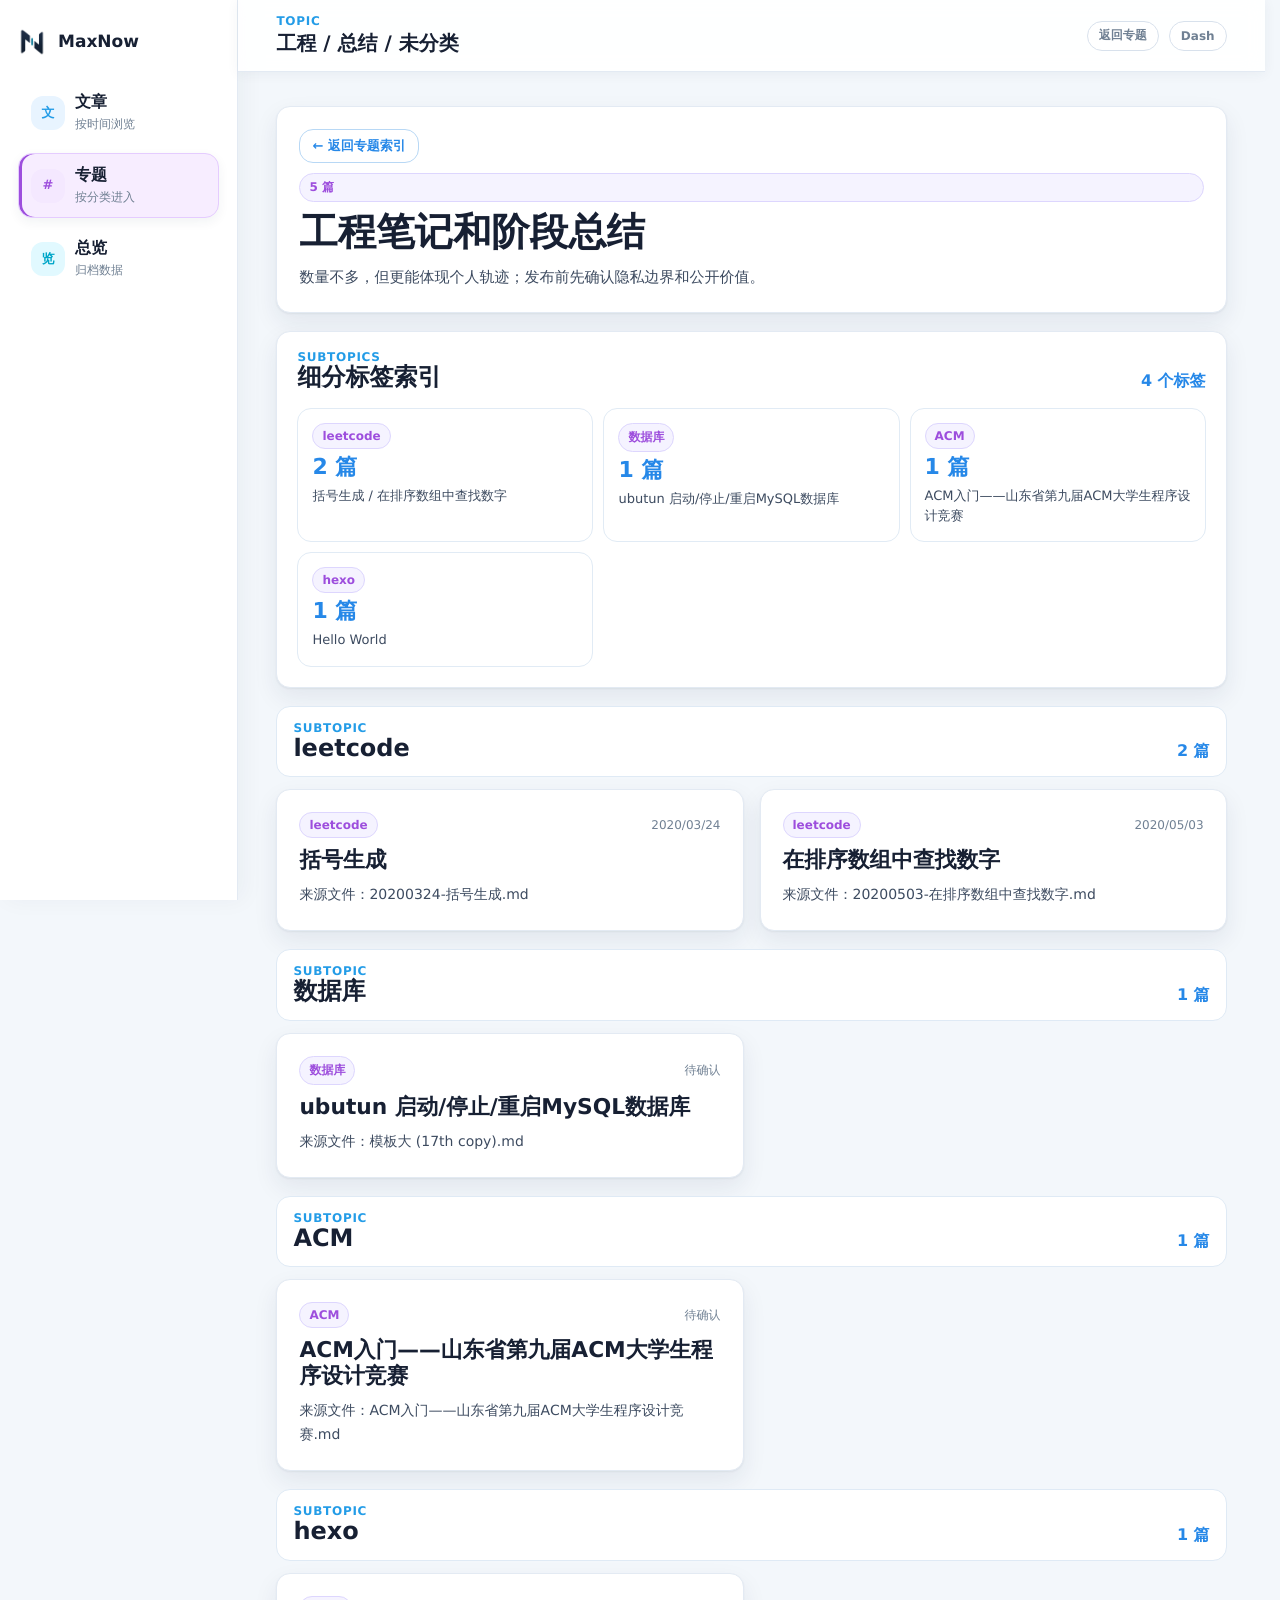
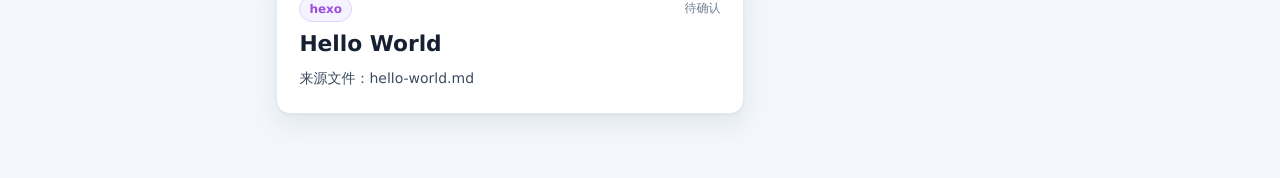
<file: blog/topic-engineering.html>
<!doctype html>
<html lang="zh-CN">
  <head>
    <meta charset="UTF-8" />
    <meta name="viewport" content="width=device-width, initial-scale=1.0" />
    <title>工程 / 总结 / 未分类 | MaxNow Blog</title>
    <meta name="description" content="工程 / 总结 / 未分类 分类下的旧博客文章预览。" />
    <link rel="icon" type="image/png" href="./assets/maxnow-icon.png?v=1" />
    <link rel="stylesheet" href="./styles.css?v=17" />
  </head>
  <body>
    <div class="site-shell">
      <aside class="sidebar" aria-label="站点导航">
        <a class="brand" href="./index.html" aria-label="MaxNow Blog"><img class="brand-mark" src="./assets/maxnow-icon.png?v=1" alt="" aria-hidden="true" /><span><strong>MaxNow</strong></span></a>
        <nav class="side-nav" aria-label="博客栏目">
          <a class="side-nav-item" href="./index.html"><span class="nav-icon">文</span><span><strong>文章</strong><small>按时间浏览</small></span></a>
          <a class="side-nav-item is-active" href="./topics.html"><span class="nav-icon">#</span><span><strong>专题</strong><small>按分类进入</small></span></a>
          <a class="side-nav-item" href="./overview.html"><span class="nav-icon">览</span><span><strong>总览</strong><small>归档数据</small></span></a>
        </nav>
      </aside>
      <main class="workspace">
        <header class="topbar">
          <div><p class="eyebrow">Topic</p><strong>工程 / 总结 / 未分类</strong></div>
          <div class="topbar-actions"><a class="topbar-link" href="./topics.html">返回专题</a><a class="topbar-link" href="https://dash.maxnow.cn">Dash</a></div>
        </header>
        <section class="topic-page-head">
          <a class="back-link" href="./topics.html">← 返回专题索引</a>
          <span class="tag purple">5 篇</span>
          <h1>工程笔记和阶段总结</h1>
          <p>数量不多，但更能体现个人轨迹；发布前先确认隐私边界和公开价值。</p>
        </section>
        <section class="article-feed topic-feed" aria-label="工程 / 总结 / 未分类文章">
          <a class="article-preview" href="./post-preview.html?from=topics">
            <div class="article-meta"><span class="tag purple">leetcode</span><time>2020/03/24</time></div>
            <h2>括号生成</h2>
            <p>来源文件：20200324-括号生成.md</p>
          </a>
          <a class="article-preview" href="./post-preview.html?from=topics">
            <div class="article-meta"><span class="tag purple">leetcode</span><time>2020/05/03</time></div>
            <h2>在排序数组中查找数字</h2>
            <p>来源文件：20200503-在排序数组中查找数字.md</p>
          </a>
          <a class="article-preview" href="./post-preview.html?from=topics">
            <div class="article-meta"><span class="tag purple">ACM</span><time>待确认</time></div>
            <h2>ACM入门——山东省第九届ACM大学生程序设计竞赛</h2>
            <p>来源文件：ACM入门——山东省第九届ACM大学生程序设计竞赛.md</p>
          </a>
          <a class="article-preview" href="./post-preview.html?from=topics">
            <div class="article-meta"><span class="tag purple">hexo</span><time>待确认</time></div>
            <h2>Hello World</h2>
            <p>来源文件：hello-world.md</p>
          </a>
          <a class="article-preview" href="./post-preview.html?from=topics">
            <div class="article-meta"><span class="tag purple">数据库</span><time>待确认</time></div>
            <h2>ubutun 启动/停止/重启MySQL数据库</h2>
            <p>来源文件：模板大 (17th copy).md</p>
          </a>
        </section>
      </main>
    </div>
    <script src="./topic-tags.js?v=1"></script>
  </body>
</html>
</file>
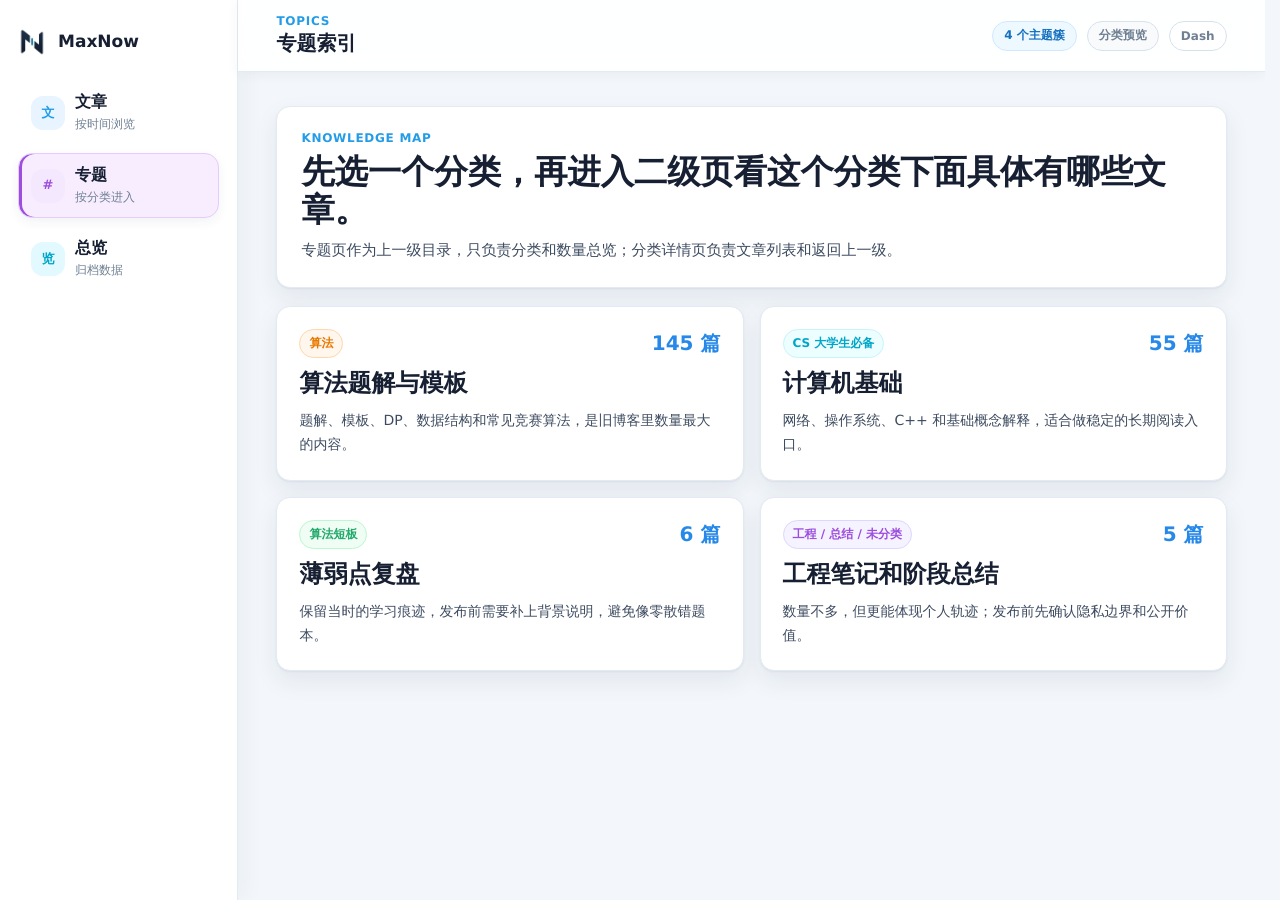
<file: blog/topics.html>
<!doctype html>
<html lang="zh-CN">
  <head>
    <meta charset="UTF-8" />
    <meta name="viewport" content="width=device-width, initial-scale=1.0" />
    <title>专题 | MaxNow Blog</title>
    <meta name="description" content="MaxNow 旧技术博客的专题索引预览。" />
    <link rel="icon" type="image/png" href="./assets/maxnow-icon.png?v=1" />
    <link rel="stylesheet" href="./styles.css?v=17" />
  </head>
  <body>
    <div class="site-shell">
      <aside class="sidebar" aria-label="站点导航">
        <a class="brand" href="./index.html" aria-label="MaxNow Blog">
          <img class="brand-mark" src="./assets/maxnow-icon.png?v=1" alt="" aria-hidden="true" />
          <span>
            <strong>MaxNow</strong>
          </span>
        </a>

        <nav class="side-nav" aria-label="博客栏目">
          <a class="side-nav-item" href="./index.html"><span class="nav-icon">文</span><span><strong>文章</strong><small>按时间浏览</small></span></a>
          <a class="side-nav-item is-active" href="./topics.html"><span class="nav-icon">#</span><span><strong>专题</strong><small>按分类进入</small></span></a>
          <a class="side-nav-item" href="./overview.html"><span class="nav-icon">览</span><span><strong>总览</strong><small>归档数据</small></span></a>
        </nav>

      </aside>

      <main class="workspace">
        <header class="topbar">
          <div>
            <p class="eyebrow">Topics</p>
            <strong>专题索引</strong>
          </div>
          <div class="topbar-actions">
            <span class="status-pill">4 个主题簇</span>
            <span class="status-pill muted">分类预览</span>
            <a class="topbar-link" href="https://dash.maxnow.cn">Dash</a>
          </div>
        </header>

        <section class="compact-hero">
          <p class="eyebrow">Knowledge Map</p>
          <h1>先选一个分类，再进入二级页看这个分类下面具体有哪些文章。</h1>
          <p>
            专题页作为上一级目录，只负责分类和数量总览；分类详情页负责文章列表和返回上一级。
          </p>
        </section>

        <section class="category-grid" aria-label="专题分类">
          <a class="category-card" href="./topic-algorithm.html">
            <div class="topic-detail-head">
              <span class="tag orange">算法</span>
              <strong>145 篇</strong>
            </div>
            <h2>算法题解与模板</h2>
            <p>题解、模板、DP、数据结构和常见竞赛算法，是旧博客里数量最大的内容。</p>
          </a>

          <a class="category-card" href="./topic-cs.html">
            <div class="topic-detail-head">
              <span class="tag cyan">CS 大学生必备</span>
              <strong>55 篇</strong>
            </div>
            <h2>计算机基础</h2>
            <p>网络、操作系统、C++ 和基础概念解释，适合做稳定的长期阅读入口。</p>
          </a>

          <a class="category-card" href="./topic-algorithm-gap.html">
            <div class="topic-detail-head">
              <span class="tag green">算法短板</span>
              <strong>6 篇</strong>
            </div>
            <h2>薄弱点复盘</h2>
            <p>保留当时的学习痕迹，发布前需要补上背景说明，避免像零散错题本。</p>
          </a>

          <a class="category-card" href="./topic-engineering.html">
            <div class="topic-detail-head">
              <span class="tag purple">工程 / 总结 / 未分类</span>
              <strong>5 篇</strong>
            </div>
            <h2>工程笔记和阶段总结</h2>
            <p>数量不多，但更能体现个人轨迹；发布前先确认隐私边界和公开价值。</p>
          </a>
        </section>
      </main>
    </div>
  </body>
</html>
</file>
<file: blog/styles.css>
:root {
  color-scheme: light;
  --bg: #f3f7fb;
  --sidebar: #ffffff;
  --surface: #ffffff;
  --surface-soft: #f8fbff;
  --line: #e3eaf3;
  --line-strong: #d6e0eb;
  --text: #172033;
  --muted: #708093;
  --soft: #3d4b60;
  --accent: #239ce7;
  --accent-strong: #2688e8;
  --cyan: #00a6c8;
  --purple: #9d4edd;
  --orange: #ff8a3d;
  --green: #20a96b;
  --radius: 14px;
  --shadow: 0 10px 24px rgba(25, 43, 72, 0.08), 0 1px 2px rgba(25, 43, 72, 0.06);
  --shadow-soft: 0 4px 12px rgba(25, 43, 72, 0.06);
}

* {
  box-sizing: border-box;
}

html {
  min-height: 100%;
  overflow-y: scroll;
  scrollbar-gutter: stable;
  background: var(--bg);
}

body {
  min-height: 100vh;
  margin: 0;
  background: var(--bg);
  color: var(--text);
  font-family: system-ui, -apple-system, BlinkMacSystemFont, "Segoe UI", "Microsoft YaHei", "PingFang SC", "Hiragino Sans GB", Arial, sans-serif;
  text-rendering: geometricPrecision;
}

a {
  color: inherit;
}

.site-shell {
  display: grid;
  grid-template-columns: 238px minmax(0, 1fr);
  min-height: 100vh;
  width: 100%;
}

.sidebar {
  position: sticky;
  top: 0;
  width: 238px;
  height: 100vh;
  display: flex;
  flex-direction: column;
  gap: 24px;
  border-right: 1px solid var(--line);
  padding: 28px 18px;
  background: var(--sidebar);
  box-shadow: 6px 0 22px rgba(32, 47, 70, 0.045);
}

.brand {
  display: inline-flex;
  align-items: center;
  gap: 12px;
  text-decoration: none;
}

.brand-mark {
  width: 28px;
  height: 28px;
  aspect-ratio: 1;
  display: block;
  flex: 0 0 auto;
  object-fit: contain;
}

.brand strong,
.brand small {
  display: block;
}

.brand strong {
  font-size: 17px;
}

.brand small {
  margin-top: 2px;
  color: var(--muted);
  font-size: 12px;
}

.side-nav {
  display: grid;
  gap: 8px;
}

.side-nav-item {
  --nav-color: var(--accent);
  --nav-bg: #eef8ff;
  --nav-border: #cfe8ff;
  --nav-icon-bg: #e8f4ff;
  width: 100%;
  min-height: 58px;
  display: flex;
  align-items: center;
  gap: 10px;
  border: 1px solid transparent;
  border-radius: var(--radius);
  padding: 11px 12px;
  color: var(--muted);
  text-decoration: none;
  contain: layout paint;
  transition: background 160ms ease, border-color 160ms ease, box-shadow 160ms ease, transform 160ms ease;
}

.side-nav-item:hover,
.side-nav-item.is-active {
  border-color: var(--nav-border);
  background: var(--nav-bg);
  box-shadow: inset 3px 0 0 var(--nav-color), var(--shadow-soft);
}

.side-nav-item:hover {
  transform: translateY(-1px);
}

.side-nav-item strong,
.side-nav-item small {
  display: block;
}

.side-nav-item strong {
  color: var(--text);
  font-weight: 800;
}

.side-nav-item small {
  margin-top: 3px;
  color: var(--muted);
  font-size: 12px;
}

.nav-icon {
  width: 34px;
  height: 34px;
  display: grid;
  flex: 0 0 auto;
  place-items: center;
  border-radius: 12px;
  background: var(--nav-icon-bg);
  color: var(--nav-color);
  font-size: 13px;
  font-weight: 800;
}

.side-nav-item:nth-child(2) {
  --nav-color: var(--purple);
  --nav-bg: #f7edff;
  --nav-border: #e5ccff;
  --nav-icon-bg: #f4e8ff;
}

.side-nav-item:nth-child(3) {
  --nav-color: var(--cyan);
  --nav-bg: #eafaff;
  --nav-border: #c7f2ff;
  --nav-icon-bg: #e1f9ff;
}

.workspace {
  min-width: 0;
}

.topbar {
  position: sticky;
  top: 0;
  z-index: 10;
  min-height: 72px;
  display: grid;
  grid-template-columns: 1fr auto;
  align-items: center;
  gap: 18px;
  padding: 14px clamp(24px, 3vw, 62px);
  border-bottom: 1px solid var(--line);
  background: rgba(255, 255, 255, 0.92);
  box-shadow: 0 2px 12px rgba(33, 50, 74, 0.055);
  backdrop-filter: blur(10px);
}

.topbar strong {
  display: block;
  margin-top: 2px;
  font-size: 20px;
}

.topbar-actions {
  display: flex;
  align-items: center;
  gap: 10px;
}

.eyebrow {
  margin: 0;
  color: var(--accent);
  font-size: 12px;
  font-weight: 800;
  letter-spacing: 0.06em;
  text-transform: uppercase;
}

.status-pill {
  min-height: 30px;
  display: inline-flex;
  align-items: center;
  border: 1px solid #cfe8ff;
  border-radius: 999px;
  padding: 0 11px;
  background: #eef8ff;
  color: #1570be;
  font-size: 12px;
  font-weight: 700;
}

.status-pill.muted {
  border-color: #d8e1ec;
  background: #f8fafc;
  color: var(--muted);
}

.topbar-link {
  min-height: 30px;
  display: inline-flex;
  align-items: center;
  border: 1px solid #d8e1ec;
  border-radius: 999px;
  padding: 0 11px;
  background: #ffffff;
  color: var(--muted);
  font-size: 12px;
  font-weight: 800;
  text-decoration: none;
}

.topbar-link:hover {
  border-color: #b8d8f5;
  color: var(--accent-strong);
}

.topbar-link.random-button {
  cursor: pointer;
}

.topbar-link.random-button:disabled {
  cursor: wait;
  opacity: 0.72;
}

.hero,
.compact-hero,
.featured-card,
.post-card,
.panel,
.article-preview,
.category-card,
.topic-page-head {
  border: 1px solid var(--line);
  border-radius: var(--radius);
  background: var(--surface);
  box-shadow: var(--shadow);
}

.hero,
.compact-hero,
.featured-card,
.post-card,
.panel,
.article-preview,
.category-card,
.topic-page-head,
.overview-card,
.subtopic-index,
.subtopic-card,
.subtopic-group-head,
.post-detail {
  transition: border-color 160ms ease, background 160ms ease, box-shadow 160ms ease, transform 160ms ease;
}

@media (hover: hover) and (pointer: fine) {
  .hero:hover,
  .compact-hero:hover,
  .featured-card:hover,
  .post-card:hover,
  .panel:hover,
  .article-preview:hover,
  .category-card:hover,
  .topic-page-head:hover,
  .overview-card:hover,
  .subtopic-index:hover,
  .subtopic-card:hover,
  .subtopic-group-head:hover,
  .post-detail:hover {
    border-color: #8fd0ff;
    background: #ffffff;
    box-shadow: 0 14px 32px rgba(25, 43, 72, 0.12), 0 1px 2px rgba(25, 43, 72, 0.08);
    transform: translateY(-2px);
  }
}

.hero {
  display: grid;
  grid-template-columns: minmax(0, 1fr) 310px;
  gap: 24px;
  align-items: center;
  margin: 34px clamp(24px, 3vw, 64px) 18px;
  padding: 26px;
}

.hero h1 {
  max-width: 940px;
  margin: 8px 0;
  font-size: clamp(30px, 3vw, 42px);
  line-height: 1.1;
}

.hero p {
  max-width: 820px;
  margin: 0;
  color: var(--soft);
  font-size: 16px;
  line-height: 1.75;
}

.hero-panel {
  display: grid;
  gap: 10px;
  min-height: 158px;
}

.hero-panel div {
  display: grid;
  grid-template-columns: minmax(0, 1fr) auto;
  align-items: center;
  gap: 12px;
  border: 1px solid #e3ebf4;
  border-radius: var(--radius);
  padding: 14px;
  background: var(--surface-soft);
}

.hero-panel span {
  color: var(--muted);
  font-size: 13px;
}

.hero-panel strong {
  color: var(--accent-strong);
  font-size: 22px;
}

.compact-hero {
  margin: 34px clamp(24px, 3vw, 64px) 18px;
  padding: 24px;
}

.compact-hero h1 {
  max-width: 980px;
  margin: 8px 0;
  font-size: clamp(28px, 2.6vw, 38px);
  line-height: 1.14;
}

.compact-hero p:not(.eyebrow) {
  max-width: 880px;
  margin: 0;
  color: var(--soft);
  font-size: 15px;
  line-height: 1.75;
}

.content-grid {
  display: grid;
  grid-template-columns: minmax(0, 1fr) minmax(340px, 0.3fr);
  gap: 20px;
  align-items: start;
  padding: 0 clamp(24px, 3vw, 64px) 64px;
}

.post-column,
.aside-column,
.post-list,
.article-feed,
.topic-list,
.category-grid,
.topic-layout,
.queue-list {
  display: grid;
  gap: 16px;
}

.featured-card,
.post-card,
.panel,
.topic-detail,
.article-preview,
.category-card,
.topic-page-head {
  padding: 22px;
}

.article-feed {
  grid-template-columns: repeat(2, minmax(0, 1fr));
  align-items: stretch;
  padding: 0 clamp(24px, 3vw, 64px) 64px;
}

[data-article-feed] {
  padding-top: 34px;
}

.article-preview {
  display: grid;
  align-content: start;
  gap: 10px;
  background: #ffffff;
  color: inherit;
  text-decoration: none;
}

.article-preview.is-featured {
  background: #ffffff;
}

.article-preview h2 {
  margin: 0;
  font-size: clamp(22px, 2vw, 30px);
  line-height: 1.2;
}

.article-preview:not(.is-featured) h2 {
  font-size: clamp(19px, 1.7vw, 24px);
}

.article-preview p {
  max-width: 920px;
  margin: 0;
  color: var(--soft);
  font-size: 14px;
  line-height: 1.7;
}

.article-meta {
  display: flex;
  flex-wrap: wrap;
  align-items: center;
  justify-content: space-between;
  gap: 10px;
}

.article-meta time {
  color: var(--muted);
  font-size: 12px;
  white-space: nowrap;
}

.back-link {
  width: max-content;
  min-height: 34px;
  display: inline-flex;
  align-items: center;
  border: 1px solid #b8d8f5;
  border-radius: var(--radius);
  padding: 0 12px;
  color: var(--accent-strong);
  font-size: 13px;
  font-weight: 800;
  text-decoration: none;
}

.featured-card {
  display: grid;
  gap: 12px;
  background: #ffffff;
}

.featured-card h2 {
  margin: 0;
  font-size: clamp(26px, 2.3vw, 34px);
  line-height: 1.18;
}

.featured-card p,
.post-card p,
.note-panel p {
  margin: 0;
  color: var(--soft);
  font-size: 14px;
  line-height: 1.7;
}

.featured-card a {
  width: max-content;
  min-height: 34px;
  display: inline-flex;
  align-items: center;
  border: 1px solid #b8d8f5;
  border-radius: var(--radius);
  padding: 0 12px;
  color: var(--accent-strong);
  font-size: 13px;
  font-weight: 800;
  text-decoration: none;
}

.post-list {
  grid-template-columns: repeat(2, minmax(0, 1fr));
}

.post-card {
  display: grid;
  align-content: start;
  gap: 10px;
  background: #ffffff;
}

.post-card h3 {
  margin: 0;
  font-size: 18px;
  line-height: 1.35;
}

.card-meta {
  display: flex;
  flex-wrap: wrap;
  align-items: center;
  justify-content: space-between;
  gap: 10px;
}

.card-meta time {
  color: var(--muted);
  font-size: 12px;
  white-space: nowrap;
}

.tag {
  border: 1px solid var(--line);
  border-radius: 999px;
  padding: 5px 9px;
  background: #f4f8fd;
  color: var(--muted);
  font-size: 12px;
  font-weight: 700;
  white-space: nowrap;
}

.tag.blue {
  border-color: #cfe8ff;
  background: #eef8ff;
  color: var(--accent);
}

.tag.cyan {
  border-color: #c8f4fb;
  background: #ecfeff;
  color: var(--cyan);
}

.tag.orange {
  border-color: #fed7aa;
  background: #fff7ed;
  color: #ea7800;
}

.tag.purple {
  border-color: #ddd6fe;
  background: #f5f3ff;
  color: var(--purple);
}

.tag.green {
  border-color: #bbf7d0;
  background: #f0fdf4;
  color: var(--green);
}

.panel-head {
  display: flex;
  align-items: center;
  justify-content: space-between;
  gap: 14px;
  margin-bottom: 16px;
}

.panel h2 {
  margin: 4px 0 0;
  font-size: 20px;
}

.topic-list a {
  display: grid;
  grid-template-columns: minmax(0, 1fr) auto;
  gap: 10px;
  align-items: center;
  border: 1px solid #e3ebf4;
  border-radius: var(--radius);
  padding: 12px;
  background: #ffffff;
  text-decoration: none;
}

.topic-list a:hover,
.topic-list a.is-selected {
  border-color: #cfe8ff;
  background: #eef8ff;
}

.topic-list a.is-selected {
  box-shadow: inset 3px 0 0 var(--accent);
}

.is-hidden {
  display: none;
}

.topic-list span {
  color: var(--muted);
  font-size: 13px;
}

.topic-list strong {
  color: var(--accent-strong);
  font-size: 20px;
}

.queue-list {
  margin: 0;
  padding: 0;
  list-style: none;
}

.queue-list li {
  border: 1px solid #e3ebf4;
  border-radius: var(--radius);
  padding: 12px;
  background: #ffffff;
  color: var(--soft);
  font-size: 13px;
}

.note-panel {
  display: grid;
  gap: 10px;
}

.note-panel h2 {
  margin: 0;
}

.topics-hero {
  margin-bottom: 16px;
}

.category-grid {
  grid-template-columns: repeat(2, minmax(0, 1fr));
  padding: 0 clamp(24px, 3vw, 64px) 64px;
}

.overview-grid {
  display: grid;
  grid-template-columns: repeat(4, minmax(0, 1fr));
  gap: 16px;
  padding: 0 clamp(24px, 3vw, 64px) 18px;
}

.overview-card {
  display: grid;
  gap: 8px;
  border: 1px solid #e3ebf4;
  border-radius: var(--radius);
  padding: 18px;
  background: var(--surface);
  box-shadow: var(--shadow);
}

.overview-card span {
  color: var(--muted);
  font-size: 12px;
  font-weight: 800;
}

.overview-card strong {
  color: var(--accent-strong);
  font-size: 30px;
}

.overview-card p {
  margin: 0;
  color: var(--soft);
  font-size: 13px;
  line-height: 1.6;
}

.overview-categories {
  padding-top: 14px;
}

.category-card {
  display: grid;
  align-content: start;
  gap: 10px;
  color: inherit;
  text-decoration: none;
}

.category-card h2 {
  margin: 0;
  font-size: 24px;
}

.category-card p {
  margin: 0;
  color: var(--soft);
  font-size: 14px;
  line-height: 1.7;
}

.topic-layout {
  grid-template-columns: repeat(2, minmax(0, 1fr));
  padding: 0 clamp(24px, 3vw, 64px) 64px;
}

.topic-detail {
  scroll-margin-top: 90px;
  border: 1px solid #e3ebf4;
  border-radius: var(--radius);
  background: var(--surface);
  box-shadow: var(--shadow);
}

.topic-detail:target {
  border-color: #b8d8f5;
  box-shadow: inset 3px 0 0 var(--accent), var(--shadow);
}

.topic-detail-head {
  display: flex;
  align-items: center;
  justify-content: space-between;
  gap: 12px;
}

.topic-detail-head strong {
  color: var(--accent-strong);
  font-size: 20px;
}

.topic-detail h2 {
  margin: 14px 0 8px;
  font-size: 24px;
}

.topic-detail p {
  margin: 0;
  color: var(--soft);
  font-size: 14px;
  line-height: 1.7;
}

.article-links {
  display: grid;
  gap: 8px;
  margin: 16px 0 0;
  padding: 0;
  list-style: none;
}

.article-links a {
  min-height: 38px;
  display: flex;
  align-items: center;
  border: 1px solid #e3ebf4;
  border-radius: var(--radius);
  padding: 8px 10px;
  background: #ffffff;
  color: var(--soft);
  font-size: 13px;
  font-weight: 700;
  text-decoration: none;
}

.article-links a:hover {
  border-color: #cfe8ff;
  background: #eef8ff;
  color: var(--accent-strong);
}

.topic-page-head {
  display: grid;
  gap: 10px;
  margin: 34px clamp(24px, 3vw, 64px) 18px;
}

.topic-page-head h1 {
  margin: 0;
  font-size: clamp(30px, 3vw, 42px);
  line-height: 1.1;
}

.topic-page-head p {
  max-width: 820px;
  margin: 0;
  color: var(--soft);
  font-size: 15px;
  line-height: 1.75;
}

.topic-feed {
  padding-top: 0;
}

.topic-feed.is-grouped {
  display: grid;
  grid-template-columns: 1fr;
  gap: 18px;
}

.subtopic-index {
  display: grid;
  gap: 16px;
  margin: 0 clamp(24px, 3vw, 64px) 18px;
  border: 1px solid var(--line);
  border-radius: var(--radius);
  padding: 18px 20px 20px;
  background: var(--surface);
  box-shadow: var(--shadow);
}

.subtopic-index-head,
.subtopic-group-head {
  display: flex;
  align-items: flex-end;
  justify-content: space-between;
  gap: 16px;
}

.subtopic-index-head h2,
.subtopic-group-head h2 {
  margin: 0;
  font-size: 24px;
  line-height: 1.15;
}

.subtopic-index-head span,
.subtopic-group-head span {
  color: var(--accent-strong);
  font-size: 16px;
  font-weight: 900;
  white-space: nowrap;
}

.subtopic-grid {
  display: grid;
  grid-template-columns: repeat(3, minmax(0, 1fr));
  gap: 10px;
}

.subtopic-card {
  min-height: 112px;
  display: grid;
  align-content: start;
  justify-items: start;
  gap: 8px;
  border: 1px solid #e1ebf5;
  border-radius: var(--radius);
  padding: 14px;
  background: #ffffff;
  color: inherit;
  text-decoration: none;
}

.subtopic-card strong {
  color: var(--accent-strong);
  font-size: 22px;
  line-height: 1;
}

.subtopic-card p {
  margin: 0;
  color: var(--soft);
  font-size: 13px;
  line-height: 1.55;
}

.subtopic-group {
  display: grid;
  gap: 12px;
}

.subtopic-group-head {
  border: 1px solid #dfeaf5;
  border-radius: var(--radius);
  padding: 14px 16px;
  background: #ffffff;
}

.subtopic-articles {
  display: grid;
  grid-template-columns: repeat(2, minmax(0, 1fr));
  gap: 16px;
}

.post-detail {
  display: grid;
  gap: 18px;
  margin: 34px clamp(24px, 3vw, 64px) 64px;
  border: 1px solid var(--line);
  border-radius: var(--radius);
  padding: clamp(24px, 2vw, 34px);
  background: var(--surface);
  box-shadow: var(--shadow);
}

.post-detail h1 {
  margin: 0;
  font-size: clamp(34px, 3vw, 48px);
  line-height: 1.12;
}

.post-source {
  border: 1px solid #e3ebf4;
  border-radius: 8px;
  padding: 10px 12px;
  background: #f7fbff;
  color: var(--muted);
  font-size: 13px;
}

.post-detail section {
  display: grid;
  gap: 12px;
  border-top: 1px solid var(--line);
  padding-top: 22px;
}

.post-detail h2 {
  margin: 0;
  font-size: 24px;
}

.post-detail p,
.post-detail li {
  color: var(--soft);
  font-size: 15px;
  line-height: 1.8;
}

.post-detail p {
  margin: 0;
}

.post-detail ul {
  display: grid;
  gap: 6px;
  margin: 0;
  padding-left: 22px;
}

.post-detail strong {
  color: var(--ink);
  font-weight: 800;
}

.post-detail figure {
  display: grid;
  place-items: center;
  margin: 6px 0 10px;
  padding: clamp(10px, 1.2vw, 18px) 0;
  overflow: visible;
  border: 0;
  border-radius: 0;
  background: transparent;
}

.post-detail img {
  display: block;
  width: min(900px, 92%);
  max-width: 100%;
  max-height: clamp(280px, 34vw, 560px);
  height: auto;
  object-fit: contain;
}

@media (max-width: 1180px) {
  .hero,
  .content-grid {
    grid-template-columns: 1fr;
  }

  .hero-panel {
    grid-template-columns: repeat(3, minmax(0, 1fr));
  }
}

@media (max-width: 860px) {
  .site-shell {
    grid-template-columns: 1fr;
  }

  .sidebar {
    position: static;
    width: 100%;
    height: auto;
    gap: 14px;
  }

  .topbar {
    grid-template-columns: 1fr;
    padding: 14px;
  }

  .topbar-actions {
    align-items: flex-start;
    flex-direction: column;
  }

  .hero,
  .compact-hero,
  .content-grid,
  .topic-page-head,
  .subtopic-index {
    margin: 16px 14px 0;
    padding: 18px;
  }

  .content-grid,
  .article-feed,
  .overview-grid,
  .category-grid,
  .topic-layout {
    padding: 0 14px 38px;
  }

  [data-article-feed] {
    padding-top: 16px;
  }

  .hero-panel,
  .article-feed,
  .overview-grid,
  .post-list,
  .category-grid,
  .topic-layout,
  .subtopic-grid,
  .subtopic-articles {
    grid-template-columns: 1fr;
  }

  .subtopic-index-head,
  .subtopic-group-head {
    align-items: flex-start;
    flex-direction: column;
  }
}
</file>
<file: dash/styles.css>
:root {
  color-scheme: light;
  --bg: #f3f7fb;
  --sidebar: #ffffff;
  --surface: #ffffff;
  --surface-soft: #f8fbff;
  --surface-muted: #f5f8fc;
  --line: #dfe7f1;
  --line-strong: #d2deea;
  --text: #172033;
  --muted: #708093;
  --soft: #3d4b60;
  --accent: #239ce7;
  --accent-strong: #2688e8;
  --cyan: #00a6c8;
  --purple: #9d4edd;
  --orange: #ff980f;
  --pink: #ff6fae;
  --ballet: #c44778;
  --danger: #ef476f;
  --ok: #20a96b;
  --blue-border: #8fd0ff;
  --cyan-border: #9eeaf8;
  --purple-border: #e1c4ff;
  --orange-border: #ffd29a;
  --green-border: #a8e9c2;
  --pink-border: #ffc1dc;
  --ballet-border: #efbfd1;
  --red-border: #f2c7c7;
  --radius: 14px;
  --shadow: 0 12px 30px rgba(25, 43, 72, 0.065), 0 1px 2px rgba(25, 43, 72, 0.055);
  --shadow-soft: 0 5px 14px rgba(25, 43, 72, 0.055);
  --focus-ring: 0 0 0 3px rgba(35, 156, 231, 0.18);
  --page-pad-x: clamp(24px, 3vw, 64px);
  --page-pad-y: 34px;
  --page-section-gap: 16px;
  --page-grid-gap: 16px;
}

* {
  box-sizing: border-box;
}

html {
  min-height: 100%;
  overflow-y: scroll;
  scrollbar-gutter: stable;
  background: var(--bg);
}

body {
  min-height: 100vh;
  margin: 0;
  background: var(--bg);
  color: var(--text);
  font-family: "Segoe UI Variable Text", system-ui, -apple-system, BlinkMacSystemFont, "Segoe UI", "Microsoft YaHei", "PingFang SC", "Hiragino Sans GB", Arial, sans-serif;
  font-synthesis: none;
  font-variant-numeric: tabular-nums;
  line-height: 1.5;
  text-rendering: optimizeLegibility;
  -webkit-font-smoothing: antialiased;
}

button {
  font: inherit;
  cursor: pointer;
}

a {
  color: inherit;
}

::selection {
  background: rgba(35, 156, 231, 0.18);
  color: var(--text);
}

.auth-body {
  min-width: 320px;
  background:
    linear-gradient(90deg, rgba(35, 156, 231, 0.035) 1px, transparent 1px),
    linear-gradient(rgba(35, 156, 231, 0.035) 1px, transparent 1px),
    var(--bg);
  background-size: 32px 32px;
}

.auth-shell {
  min-height: 100vh;
  display: grid;
  place-items: center;
  padding: 32px;
}

.auth-card {
  width: min(920px, 100%);
  min-height: 560px;
  display: grid;
  grid-template-columns: minmax(0, 0.94fr) minmax(0, 1.06fr);
  overflow: hidden;
  border: 1px solid var(--line);
  border-radius: var(--radius);
  background: var(--surface);
  box-shadow: 0 24px 70px rgba(25, 43, 72, 0.14), var(--shadow);
}

.auth-context,
.auth-form-panel {
  min-width: 0;
  padding: 48px;
}

.auth-context {
  display: flex;
  flex-direction: column;
  border-right: 1px solid var(--line);
  background: var(--surface-soft);
}

.auth-brand {
  display: inline-flex;
  align-items: center;
  gap: 12px;
}

.auth-brand img {
  width: 30px;
  height: 30px;
  object-fit: contain;
}

.auth-brand strong {
  font-size: 18px;
  font-weight: 850;
  letter-spacing: -0.02em;
}

.auth-context-copy {
  margin-top: 62px;
}

.auth-context-copy .eyebrow,
.auth-form-heading .eyebrow {
  margin: 0;
  color: #5a8ec2;
  font-size: 11px;
  font-weight: 850;
  letter-spacing: 0.13em;
  text-transform: uppercase;
}

.auth-context-copy h1 {
  max-width: 330px;
  margin: 10px 0 14px;
  font-size: clamp(28px, 3.2vw, 38px);
  line-height: 1.18;
  letter-spacing: -0.045em;
}

.auth-context-copy > p:last-child {
  max-width: 340px;
  margin: 0;
  color: var(--muted);
  font-size: 14px;
  line-height: 1.8;
}

.auth-signal-grid {
  display: grid;
  grid-template-columns: repeat(2, minmax(0, 1fr));
  gap: 10px;
  margin-top: 34px;
}

.auth-signal {
  min-width: 0;
  display: flex;
  align-items: center;
  gap: 10px;
  border: 1px solid var(--line);
  border-radius: var(--radius);
  padding: 11px;
  background: #ffffff;
  box-shadow: var(--shadow-soft);
  transition: border-color 160ms ease, box-shadow 160ms ease, transform 160ms ease;
}

.auth-signal-icon {
  width: 30px;
  height: 30px;
  display: grid;
  flex: 0 0 auto;
  place-items: center;
  border-radius: 11px;
}

.auth-signal-icon svg {
  width: 15px;
  height: 15px;
  fill: currentColor;
}

.auth-signal > span:last-child {
  min-width: 0;
}

.auth-signal strong,
.auth-signal small {
  display: block;
}

.auth-signal strong {
  overflow: hidden;
  font-size: 12px;
  text-overflow: ellipsis;
  white-space: nowrap;
}

.auth-signal small {
  margin-top: 3px;
  overflow: hidden;
  color: var(--muted);
  font-size: 10px;
  text-overflow: ellipsis;
  white-space: nowrap;
}

.auth-signal-blue .auth-signal-icon {
  background: #e8f4ff;
  color: var(--accent);
}

.auth-signal-purple .auth-signal-icon {
  background: #f5e8ff;
  color: var(--purple);
}

.auth-signal-cyan .auth-signal-icon {
  background: #e7fbff;
  color: var(--cyan);
}

.auth-signal-green .auth-signal-icon {
  background: #f0fbf4;
  color: var(--ok);
}

.auth-context-note {
  display: flex;
  align-items: center;
  gap: 8px;
  margin: auto 0 0;
  padding-top: 28px;
  color: var(--muted);
  font-size: 11px;
}

.auth-context-note span {
  width: 7px;
  height: 7px;
  border-radius: 50%;
  background: var(--ok);
  box-shadow: 0 0 0 4px rgba(32, 169, 107, 0.1);
}

.auth-form-panel {
  display: flex;
  flex-direction: column;
  justify-content: center;
}

.auth-form-heading {
  display: flex;
  align-items: center;
  gap: 13px;
}

.auth-lock {
  width: 44px;
  height: 44px;
  display: grid;
  flex: 0 0 auto;
  place-items: center;
  border: 1px solid #cfe8ff;
  border-radius: var(--radius);
  background: #edf7ff;
  color: var(--accent-strong);
  box-shadow: var(--shadow-soft);
}

.auth-lock svg {
  width: 21px;
  height: 21px;
  fill: currentColor;
}

.auth-form-heading h2 {
  margin: 5px 0 0;
  font-size: 25px;
  letter-spacing: -0.03em;
}

.auth-form-intro {
  margin: 18px 0 0;
  color: var(--muted);
  font-size: 13px;
  line-height: 1.7;
}

.auth-message {
  margin: 18px 0 0;
  border: 1px solid var(--red-border);
  border-radius: 12px;
  padding: 10px 12px;
  background: #fff7f9;
  color: #c73355;
  font-size: 12px;
  line-height: 1.6;
}

.auth-form {
  display: grid;
  gap: 18px;
  margin-top: 26px;
}

.auth-field {
  display: grid;
  gap: 8px;
  color: var(--soft);
  font-size: 12px;
  font-weight: 800;
}

.auth-input-wrap {
  min-height: 50px;
  display: grid;
  grid-template-columns: 20px minmax(0, 1fr) auto;
  align-items: center;
  gap: 10px;
  border: 1px solid var(--line-strong);
  border-radius: var(--radius);
  padding: 0 14px;
  background: #ffffff;
  box-shadow: inset 0 1px 2px rgba(25, 43, 72, 0.035);
  transition: border-color 160ms ease, box-shadow 160ms ease;
}

.auth-input-wrap:focus-within {
  border-color: var(--blue-border);
  box-shadow: 0 0 0 4px rgba(35, 156, 231, 0.11);
}

.auth-input-wrap > svg {
  width: 18px;
  height: 18px;
  fill: #8ea0b3;
}

.auth-input-wrap input {
  width: 100%;
  min-width: 0;
  height: 48px;
  border: 0;
  outline: 0;
  background: transparent;
  color: var(--text);
  font: inherit;
  font-size: 14px;
  font-weight: 650;
}

.auth-password-toggle {
  border: 0;
  padding: 6px 0 6px 8px;
  background: transparent;
  color: var(--accent-strong);
  font-size: 11px;
  font-weight: 800;
}

.auth-submit {
  min-height: 50px;
  display: flex;
  align-items: center;
  justify-content: center;
  gap: 9px;
  border: 1px solid var(--accent-strong);
  border-radius: var(--radius);
  background: var(--accent-strong);
  color: #ffffff;
  box-shadow: 0 10px 24px rgba(38, 136, 232, 0.24);
  font-size: 14px;
  font-weight: 850;
  transition: background 160ms ease, box-shadow 160ms ease, transform 160ms ease;
}

.auth-submit svg {
  width: 18px;
  height: 18px;
  fill: currentColor;
}

.auth-submit:hover {
  background: #167bd8;
  box-shadow: 0 13px 28px rgba(38, 136, 232, 0.3);
  transform: translateY(-2px);
}

.auth-submit:focus-visible,
.auth-password-toggle:focus-visible {
  outline: 3px solid rgba(35, 156, 231, 0.2);
  outline-offset: 2px;
}

.auth-submit:disabled {
  cursor: wait;
  opacity: 0.78;
  transform: none;
}

.auth-session-note {
  display: flex;
  align-items: flex-start;
  gap: 8px;
  margin-top: 18px;
  color: var(--muted);
  font-size: 11px;
  line-height: 1.6;
}

.auth-session-note svg {
  width: 15px;
  height: 15px;
  flex: 0 0 auto;
  margin-top: 1px;
  fill: var(--ok);
}

@media (hover: hover) and (pointer: fine) {
  .auth-signal:hover {
    border-color: var(--blue-border);
    box-shadow: var(--shadow);
    transform: translateY(-2px);
  }
}

@media (max-width: 760px) {
  .auth-shell {
    place-items: start center;
    padding: 18px;
  }

  .auth-card {
    min-height: auto;
    grid-template-columns: 1fr;
  }

  .auth-context,
  .auth-form-panel {
    padding: 28px;
  }

  .auth-context {
    border-right: 0;
    border-bottom: 1px solid var(--line);
  }

  .auth-context-copy {
    margin-top: 32px;
  }

  .auth-context-copy h1 {
    font-size: 28px;
  }

  .auth-signal-grid {
    margin-top: 24px;
  }

  .auth-context-note {
    margin-top: 24px;
  }
}

@media (max-width: 440px) {
  .auth-shell {
    padding: 0;
  }

  .auth-card {
    min-height: 100vh;
    border: 0;
    border-radius: 0;
  }

  .auth-context,
  .auth-form-panel {
    padding: 24px 20px;
  }

  .auth-signal-grid {
    grid-template-columns: 1fr;
  }
}

.app-shell {
  display: grid;
  grid-template-columns: 210px minmax(0, 1fr);
  min-height: 100vh;
  width: 100%;
}

.sidebar {
  position: sticky;
  top: 0;
  width: 210px;
  height: 100vh;
  display: flex;
  flex-direction: column;
  gap: 22px;
  border-right: 1px solid var(--line);
  padding: 26px 14px;
  background: var(--sidebar);
  box-shadow: 6px 0 22px rgba(32, 47, 70, 0.045);
  overflow-y: auto;
  scrollbar-gutter: stable;
}

.brand {
  width: 100%;
  display: inline-flex;
  align-items: center;
  gap: 13px;
  padding: 0 11px;
  text-decoration: none;
  cursor: default;
  user-select: none;
}

.brand-mark {
  width: 28px;
  height: 28px;
  aspect-ratio: 1;
  display: block;
  flex: 0 0 auto;
  object-fit: contain;
}

.brand strong,
.brand small {
  display: block;
}

.brand strong {
  font-size: 17px;
}

.brand small {
  margin-top: 2px;
  color: var(--muted);
  font-size: 12px;
}

.side-nav {
  display: grid;
  gap: 8px;
}

.side-nav-item {
  width: 100%;
  min-height: 54px;
  display: flex;
  align-items: center;
  gap: 9px;
  border: 1px solid transparent;
  border-radius: var(--radius);
  padding: 9px 10px;
  background: transparent;
  color: var(--muted);
  text-align: left;
  text-decoration: none;
  contain: layout paint;
  transition: background 160ms ease, border-color 160ms ease, box-shadow 160ms ease, transform 160ms ease;
}

.nav-icon {
  width: 32px;
  height: 32px;
  display: grid;
  flex: 0 0 auto;
  place-items: center;
  border-radius: 12px;
}

.nav-icon svg {
  width: 16px;
  height: 16px;
  display: block;
  fill: currentColor;
}

.nav-copy {
  min-width: 0;
  display: grid;
  gap: 3px;
}

.nav-copy strong {
  color: var(--text);
  font-weight: 800;
}

.nav-copy small {
  color: var(--muted);
  font-size: 12px;
}

.nav-home .nav-icon {
  background: #e8f4ff;
  color: var(--accent);
}

.nav-token .nav-icon {
  background: #f5e8ff;
  color: var(--purple);
}

.nav-ballet .nav-icon {
  background: #fff0f5;
  color: var(--ballet);
}

.nav-cloud .nav-icon {
  background: #fff4e6;
  color: var(--orange);
}

.side-nav-item:hover,
.side-nav-item.is-active {
  border-color: color-mix(in srgb, var(--nav-color, var(--accent)) 22%, #ffffff);
  background: color-mix(in srgb, var(--nav-color, var(--accent)) 9%, #ffffff);
  box-shadow: inset 3px 0 0 var(--nav-color, var(--accent)), var(--shadow-soft);
}

.side-nav-item:hover {
  transform: translateY(-1px);
}

.side-nav-item:focus-visible {
  border-color: color-mix(in srgb, var(--nav-color, var(--accent)) 34%, #ffffff);
  outline: 0;
  box-shadow: inset 3px 0 0 var(--nav-color, var(--accent)), var(--focus-ring), var(--shadow-soft);
}

.nav-home {
  --nav-color: var(--accent);
}

.nav-token {
  --nav-color: var(--purple);
}

.nav-ballet {
  --nav-color: var(--ballet);
}

.nav-cloud {
  --nav-color: var(--orange);
}

.workspace {
  min-width: 0;
  background: var(--bg);
}

.topbar {
  position: sticky;
  top: 0;
  z-index: 10;
  min-height: 72px;
  display: grid;
  grid-template-columns: 1fr auto;
  align-items: center;
  gap: 18px;
  padding: 14px var(--page-pad-x);
  border-bottom: 1px solid var(--line);
  background: rgba(255, 255, 255, 0.92);
  box-shadow: 0 2px 12px rgba(33, 50, 74, 0.055);
  backdrop-filter: blur(10px);
}

.topbar strong {
  display: block;
  margin-top: 2px;
  font-size: 20px;
}

.topbar-heading {
  min-width: 0;
  display: flex;
  align-items: center;
  flex-wrap: wrap;
  gap: 8px 14px;
}

.topbar .eyebrow {
  color: #5a8ec2;
  font-size: 11px;
}

.topbar-actions {
  display: flex;
  align-items: center;
  gap: 10px;
}

.topbar-logout {
  margin: 0;
}

.topbar-token-ranges {
  display: none;
  width: min(344px, 38vw);
}

body[data-view="tokens"] .topbar-token-ranges {
  display: grid;
}

.topbar-link {
  min-height: 30px;
  display: inline-flex;
  align-items: center;
  border: 1px solid #d8e1ec;
  border-radius: 999px;
  padding: 0 11px;
  background: #f9fbfe;
  color: var(--muted);
  font-size: 12px;
  font-weight: 800;
  text-decoration: none;
  transition: border-color 160ms ease, background 160ms ease, color 160ms ease, box-shadow 160ms ease, transform 160ms ease;
}

.topbar-link:hover {
  border-color: #b8d8f5;
  color: var(--accent-strong);
}

.ballet-week-trigger {
  display: none;
  min-height: 30px;
  align-items: center;
  gap: 4px;
  border: 1px solid color-mix(in srgb, var(--status-accent) 26%, #dbe7f4);
  border-radius: 999px;
  padding: 0 11px;
  background: color-mix(in srgb, var(--status-accent) 8%, #ffffff);
  color: var(--status-accent);
  font-size: 12px;
  font-weight: 700;
  line-height: 1;
  transition: border-color 160ms ease, background 160ms ease, box-shadow 160ms ease, transform 160ms ease;
}

.ballet-week-trigger strong {
  display: inline;
  margin: 0;
  color: inherit;
  font-size: inherit;
  font-weight: inherit;
  line-height: inherit;
}

body[data-view="ballet"] .ballet-week-trigger {
  display: inline-flex;
}

.ballet-week-trigger:hover {
  border-color: color-mix(in srgb, var(--ballet) 48%, #ffffff);
  background: color-mix(in srgb, var(--ballet) 13%, #ffffff);
  box-shadow: 0 6px 14px rgba(169, 62, 103, 0.12);
  transform: translateY(-1px);
}

.ballet-week-trigger:focus-visible {
  outline: 3px solid color-mix(in srgb, var(--ballet) 24%, transparent);
  outline-offset: 2px;
}

.view {
  display: none;
  width: 100%;
  max-width: none;
  margin: 0;
  padding: var(--page-pad-y) var(--page-pad-x) 64px;
}

.view.is-active {
  display: block;
}

.home-top-grid {
  display: grid;
  grid-template-columns: minmax(0, 1.32fr) minmax(500px, 0.68fr);
  gap: var(--page-grid-gap);
  align-items: stretch;
}

.summary-bar,
.token-page-head {
  display: grid;
  align-items: center;
  height: 100%;
  padding: 24px;
  border: 1px solid var(--line);
  border-radius: var(--radius);
  background: var(--surface);
  box-shadow: var(--shadow);
}

.summary-bar {
  position: relative;
  grid-template-columns: minmax(0, 1fr) minmax(420px, 0.58fr);
  gap: 36px;
  overflow: hidden;
  --card-color: var(--accent-strong);
  --card-border: var(--blue-border);
}

.summary-bar[data-freshness="fresh"] {
  --card-color: var(--ok);
  --card-border: var(--green-border);
}

.summary-bar[data-freshness="recent"] {
  --card-color: var(--cyan);
  --card-border: var(--cyan-border);
}

.summary-bar[data-freshness="auto"] {
  --card-color: var(--cyan);
  --card-border: var(--cyan-border);
}

.summary-bar[data-freshness="stale"] {
  --card-color: var(--orange);
  --card-border: var(--orange-border);
}

.summary-bar[data-freshness="attention"] {
  --card-color: var(--orange);
  --card-border: var(--orange-border);
}

.summary-bar[data-freshness="missing"] {
  --card-color: var(--danger);
  --card-border: var(--red-border);
}

.summary-bar[data-freshness="danger"] {
  --card-color: var(--danger);
  --card-border: var(--red-border);
}

.token-page-head {
  grid-template-columns: minmax(0, 1fr) auto;
  gap: var(--page-grid-gap);
}

.home-widgets {
  display: grid;
  grid-template-columns: repeat(2, minmax(0, 1fr));
  gap: var(--page-grid-gap);
  align-items: stretch;
  height: 100%;
}

.eyebrow {
  margin: 0;
  color: var(--accent);
  font-size: 12px;
  font-weight: 800;
  letter-spacing: 0.06em;
  text-transform: uppercase;
}

.summary-headline {
  display: block;
  min-width: 0;
}

.summary-headline > div {
  min-width: 0;
}

.summary-kicker {
  display: flex;
  flex-wrap: wrap;
  align-items: center;
  gap: 10px;
}

.today-freshness {
  flex: 0 0 auto;
  min-height: 26px;
  display: inline-flex;
  align-items: center;
  border: 1px solid color-mix(in srgb, var(--card-color) 36%, #dce6f0);
  border-radius: 999px;
  padding: 0 9px;
  background: color-mix(in srgb, var(--card-color) 9%, #ffffff);
  color: var(--card-color);
  font-size: 12px;
  font-weight: 800;
  white-space: nowrap;
}

.summary-copy h1,
.token-page-head h1 {
  margin: 8px 0 8px;
  font-size: clamp(30px, 3vw, 42px);
  line-height: 1.05;
  letter-spacing: -0.035em;
  text-wrap: balance;
}

.summary-copy #daily-brief,
.token-page-head p:last-child {
  max-width: 760px;
  margin: 0;
  color: var(--soft);
  font-size: 16px;
  line-height: 1.65;
}

.summary-meta {
  display: flex;
  flex-wrap: wrap;
  gap: 8px;
  margin-top: 14px;
}

.summary-meta span {
  min-height: 30px;
  display: inline-flex;
  align-items: center;
  border: 1px solid #e0e8f2;
  border-radius: var(--radius);
  padding: 0 10px;
  background: var(--surface-soft);
  color: var(--soft);
  font-size: 13px;
  font-weight: 700;
}

.summary-live {
  min-width: 0;
  display: grid;
  grid-template-columns: 140px minmax(0, 1fr);
  gap: 30px;
  align-items: center;
  align-self: stretch;
}

.summary-live-meter {
  width: 140px;
  min-height: 100%;
  display: flex;
  flex-direction: column;
  align-items: center;
  justify-content: center;
  gap: 10px;
  --today-progress-angle: 0deg;
}

.summary-live-ring {
  position: relative;
  width: 112px;
  aspect-ratio: 1;
  display: grid;
  place-content: center;
  justify-items: center;
  gap: 4px;
  border-radius: 50%;
  background: conic-gradient(
    from -90deg,
    var(--cyan) 0deg var(--today-progress-angle, 0deg),
    #e7f2f6 var(--today-progress-angle, 0deg) 360deg
  );
  box-shadow: 0 10px 24px rgba(0, 166, 200, 0.14);
  transition: background 240ms ease;
}

.summary-live-ring::before {
  content: "";
  position: absolute;
  inset: 8px;
  border: 1px solid color-mix(in srgb, var(--cyan) 18%, #ffffff);
  border-radius: 50%;
  background: #ffffff;
}

.summary-live-ring strong,
.summary-live-ring small {
  position: relative;
  z-index: 1;
}

.summary-live-ring strong {
  color: var(--cyan);
  font-size: 25px;
  line-height: 1;
}

.summary-live-ring small {
  color: var(--muted);
  font-size: 10px;
  font-weight: 800;
  line-height: 1;
}

.summary-live-meter time {
  min-height: 26px;
  display: inline-flex;
  align-items: center;
  border: 1px solid color-mix(in srgb, var(--cyan) 20%, #dfeaf2);
  border-radius: 999px;
  padding: 0 10px;
  background: color-mix(in srgb, var(--cyan) 6%, #ffffff);
  color: var(--cyan);
  font-size: 11px;
  font-weight: 800;
  line-height: 1;
  white-space: nowrap;
}

.summary-live-meter time::before {
  content: "当前";
  margin-right: 5px;
  color: var(--muted);
  font-size: 10px;
}

.summary-live-list {
  min-width: 0;
  display: grid;
  grid-template-rows: repeat(4, minmax(0, 1fr));
  align-self: stretch;
  gap: 0;
}

.summary-live-item {
  position: relative;
  min-width: 0;
  display: grid;
  grid-template-columns: 12px 44px minmax(0, 1fr);
  align-content: center;
  align-items: baseline;
  gap: 2px 10px;
  min-height: 52px;
  padding: 10px 0;
  border-bottom: 1px solid #edf2f7;
}

.summary-live-item::before {
  content: "";
  position: static;
  grid-column: 1;
  grid-row: 1;
  align-self: center;
  justify-self: center;
  width: 8px;
  height: 8px;
  border: 2px solid #ffffff;
  border-radius: 999px;
  background: var(--accent-strong);
  box-shadow: 0 0 0 2px #edf3f9;
}

.summary-live-item:last-child {
  padding-bottom: 10px;
  border-bottom: 0;
}

.summary-live-item span {
  grid-column: 2;
  grid-row: 1;
  align-self: baseline;
  color: var(--muted);
  font-size: 12px;
  font-weight: 800;
  line-height: 1.3;
}

.summary-live-item strong,
.summary-live-item small {
  min-width: 0;
  overflow: hidden;
  text-overflow: ellipsis;
  white-space: nowrap;
}

.summary-live-item strong {
  grid-column: 3;
  grid-row: 1;
  align-self: baseline;
  color: var(--accent-strong);
  font-size: 14px;
  line-height: 1.25;
}

.summary-live-item small {
  grid-column: 3;
  grid-row: 2;
  color: var(--muted);
  font-size: 12px;
  font-weight: 700;
  line-height: 1.35;
}

@media (min-width: 1501px) {
  .summary-bar {
    grid-template-columns: minmax(0, 1fr) 140px minmax(0, 1fr);
  }

  .summary-live {
    display: contents;
  }

  .summary-live-meter {
    grid-column: 2;
  }

  .summary-live-list {
    grid-column: 3;
  }
}

.summary-live-item[data-tone="orange"] strong {
  color: #ea7800;
}

.summary-live-item[data-tone="orange"]::before {
  background: var(--orange);
}

.summary-live-item[data-tone="cyan"] strong {
  color: var(--cyan);
}

.summary-live-item[data-tone="cyan"]::before {
  background: var(--cyan);
}

.summary-live-item[data-tone="green"] strong {
  color: var(--ok);
}

.summary-live-item[data-tone="green"]::before {
  background: var(--ok);
}

.summary-live-item[data-tone="purple"] strong {
  color: var(--purple);
}

.summary-live-item[data-tone="purple"]::before {
  background: var(--purple);
}

.summary-live-item[data-tone="red"] strong {
  color: var(--danger);
}

.summary-live-item[data-tone="red"]::before {
  background: var(--danger);
}

.summary-live-item[data-tone="gray"] strong {
  color: var(--muted);
}

.summary-live-item[data-tone="gray"]::before {
  background: var(--muted);
}

.summary-weather,
.summary-clock {
  --card-color: var(--accent-strong);
  --card-border: var(--blue-border);
  width: 100%;
  min-width: 0;
  height: 100%;
  min-height: 148px;
  border: 1px solid #e0e8f2;
  border-radius: var(--radius);
  background: #ffffff;
  box-shadow: var(--shadow);
  transition: border-color 160ms ease, background 160ms ease, box-shadow 160ms ease, transform 160ms ease;
}

.summary-weather {
  display: grid;
  align-content: center;
  justify-items: center;
  justify-content: center;
  gap: 8px;
  padding: 18px 16px;
  text-align: center;
}

.summary-weather[data-weather="sun"] {
  --card-color: var(--orange);
  --card-border: var(--orange-border);
}

.summary-weather[data-weather="cloud"],
.summary-weather[data-weather="fog"] {
  --card-color: var(--cyan);
  --card-border: var(--cyan-border);
}

.summary-weather[data-weather="rain"],
.summary-weather[data-weather="storm"],
.summary-weather[data-weather="snow"] {
  --card-color: var(--accent-strong);
  --card-border: var(--blue-border);
}

.home-widgets .summary-clock {
  --card-color: var(--orange);
  --card-border: var(--orange-border);
}

.weather-icon {
  width: 70px;
  height: 70px;
  display: inline-flex;
  align-items: center;
  justify-content: center;
  border-radius: 18px;
  background: transparent;
  color: var(--accent);
}

.weather-icon svg {
  width: 64px;
  height: 64px;
  display: block;
}

.weather-copy {
  display: grid;
  justify-items: center;
  gap: 9px;
  min-width: 0;
  text-align: center;
}

.weather-copy small {
  color: var(--muted);
  font-size: 14px;
  font-weight: 700;
  line-height: 1.2;
}

.weather-copy strong {
  color: var(--ink);
  font-size: 34px;
  line-height: 1;
}

.weather-meta {
  --weather-meta-font-size: 14px;
  display: inline-flex;
  align-items: center;
  justify-content: center;
  gap: 6px;
  max-width: 100%;
  color: var(--muted);
  white-space: nowrap;
}

.weather-meta small {
  font-size: var(--weather-meta-font-size);
}

.weather-meta small + small::before {
  content: "";
  width: 4px;
  height: 4px;
  display: inline-block;
  margin: 0 8px 2px 2px;
  border-radius: 999px;
  background: #b7c3d2;
  vertical-align: middle;
}

.weather-range {
  color: var(--muted);
}

.weather-updated {
  color: #8b9aab;
  font-size: 12px;
  font-weight: 700;
  line-height: 1;
}

.summary-weather[data-weather="sun"] .weather-icon {
  color: var(--orange);
}

.summary-weather[data-weather="cloud"] .weather-icon,
.summary-weather[data-weather="fog"] .weather-icon {
  color: var(--soft);
}

.summary-weather[data-weather="rain"] .weather-icon {
  color: var(--cyan);
}

.summary-weather[data-weather="storm"] .weather-icon {
  color: var(--purple);
}

.summary-weather[data-weather="snow"] .weather-icon {
  color: var(--cyan);
}

.summary-clock {
  display: grid;
  align-content: center;
  justify-items: center;
  gap: 8px;
  padding: 18px 22px;
  text-align: center;
}

.summary-clock span,
.summary-clock strong {
  display: block;
}

.summary-clock span {
  color: var(--muted);
  font-size: 16px;
  font-weight: 700;
  line-height: 1.2;
}

.summary-clock strong {
  margin-top: 4px;
  font-size: 46px;
  line-height: 1;
}

.summary-clock small {
  display: block;
  color: var(--muted);
  font-size: 15px;
  font-weight: 700;
  line-height: 1.2;
}

.summary-clock .holiday-label {
  color: var(--orange);
}

.summary-clock .next-special-label {
  max-width: 100%;
  color: var(--purple);
  font-size: 13px;
  line-height: 1.35;
  text-wrap: balance;
}

.status-strip {
  display: grid;
  grid-template-columns: repeat(4, minmax(150px, 1fr));
  gap: var(--page-grid-gap);
  margin: var(--page-section-gap) 0 0;
  overflow: visible;
  border: 0;
  border-radius: 0;
  background: transparent;
}

.panel,
.token-summary article,
.token-source-item {
  border: 1px solid var(--line);
  border-radius: var(--radius);
  background:
    linear-gradient(180deg, color-mix(in srgb, var(--card-color, var(--accent-strong)) 1.8%, #ffffff), #ffffff 128px);
  box-shadow: var(--shadow);
}

.panel,
.summary-bar,
.summary-weather,
.summary-clock,
.token-page-head,
.token-head-card,
.status-strip article,
.mini-token-grid div,
.line-chart,
.token-summary article,
.last30-column,
.token-source-item {
  --card-color: var(--accent-strong);
  --card-border: var(--blue-border);
  transition: border-color 160ms ease, background 160ms ease, box-shadow 160ms ease, transform 160ms ease;
}

.task-item,
.wiki-todo-item,
.ai-news-item,
.feed-item,
.project-update-item,
.last30-item,
.market-item,
.model-item,
.session-item,
.system-item,
.cloud-meta div,
.ballet-session-metrics div,
.ballet-booking-fast-metrics div,
.ballet-booking-summary-card,
.ballet-booking-fast-target,
.ricky-place-item,
.ricky-record-item,
.life-food-option,
.life-result-card,
.ballet-training-total,
.ballet-breakdown-section,
.ballet-bar-item,
.ballet-training-trend,
.ballet-upcoming-item,
.ballet-timetable-course,
.ballet-timetable-mobile-day,
.ballet-home-next {
  transition: border-color 160ms ease, background 160ms ease, box-shadow 160ms ease, transform 160ms ease;
}

@media (hover: hover) and (pointer: fine) {
  .panel:hover,
  .summary-bar:hover,
  .summary-weather:hover,
  .summary-clock:hover,
  .token-page-head:hover,
  .token-head-card:hover,
  .status-strip article:hover,
  .ricky-stats article:hover,
  .mini-token-grid div:hover,
  .line-chart:hover,
  .token-summary article:hover,
  .token-source-item:hover,
  .task-item:hover,
  .wiki-todo-item:hover,
  .ai-news-item:hover,
  .feed-item:hover,
  .project-update-item:hover,
  .market-item:hover,
  .last30-column:hover,
  .last30-item:hover,
  .model-item:hover,
  .session-item:hover,
  .system-item:hover,
  .cloud-meta div:hover,
  .ballet-session-metrics div:hover,
  .ballet-booking-fast-metrics div:hover,
  .ballet-booking-summary-card:hover,
  .ballet-booking-fast-target:hover,
  .ricky-place-item:hover,
    .ricky-record-item:hover,
    .life-food-option:hover,
    .life-result-card:hover,
    .ballet-training-total:hover,
    .ballet-breakdown-section:hover,
    .ballet-bar-item:hover,
    .ballet-training-trend:hover,
    .ballet-membership-metrics section:hover,
    .ballet-week-grid section:hover,
    .ballet-upcoming-item:hover,
    .ballet-timetable-course:hover,
    .ballet-timetable-mobile-day:hover,
    .ballet-home-next:hover {
    border-color: var(--card-border);
    box-shadow: 0 14px 32px color-mix(in srgb, var(--card-color) 18%, transparent), 0 1px 2px rgba(25, 43, 72, 0.08);
    transform: translateY(-2px);
  }
}

.status-strip article {
  --card-color: var(--accent-strong);
  --card-border: var(--blue-border);
  min-height: 88px;
  display: grid;
  gap: 8px;
  padding: 18px;
  border: 1px solid var(--line);
  border-radius: var(--radius);
  background: var(--surface);
  box-shadow: var(--shadow);
}

.status-strip span,
.status-strip small {
  color: var(--muted);
  font-size: 13px;
}

.status-strip strong {
  font-size: 26px;
  line-height: 1;
  color: var(--accent-strong);
}

.metric-today-execution strong {
  color: var(--accent-strong);
}

.status-strip article.metric-sync {
  --card-color: var(--ok);
  --card-border: #a8e9c2;
}

.metric-sync strong {
  color: var(--ok);
}

.metric-sync[data-health="unknown"] {
  --card-color: var(--orange);
  --card-border: #ffd29a;
}

.metric-sync[data-health="unknown"] strong {
  color: var(--orange);
}

.metric-sync[data-health="bad"] {
  --card-color: var(--danger);
  --card-border: #ffc5c5;
}

.metric-sync[data-health="bad"] strong {
  color: var(--danger);
}

.status-strip article.metric-token {
  --card-color: var(--purple);
  --card-border: #e1c4ff;
}

.metric-token strong {
  color: var(--purple);
}

.status-strip article.metric-data {
  --card-color: var(--ok);
  --card-border: #a8e9c2;
}

.metric-data strong {
  color: var(--ok);
}

.status-strip article.metric-data[data-health="bad"],
.system-panel[data-health="bad"] {
  --card-color: var(--danger);
  --card-border: var(--red-border);
}

.status-strip article.metric-data[data-health="unknown"],
.system-panel[data-health="unknown"] {
  --card-color: var(--orange);
  --card-border: var(--orange-border);
}

.metric-data[data-health="bad"] strong {
  color: var(--danger);
}

.metric-data[data-health="unknown"] strong {
  color: var(--orange);
}

.system-panel {
  cursor: pointer;
}

.system-panel:focus-visible {
  outline: 3px solid rgba(35, 156, 231, 0.22);
  outline-offset: 3px;
}

.home-board,
.home-lane,
.home-side-stack,
.task-list,
.today-todo-list,
.ai-news-list,
.feed-list,
.system-list,
.model-list,
.token-bars {
  display: grid;
  gap: 10px;
}

.home-board {
  grid-template-columns: minmax(0, 1.32fr) minmax(500px, 0.68fr);
  margin-top: var(--page-section-gap);
  align-items: start;
  gap: var(--page-grid-gap);
}

.home-side-stack {
  min-width: 0;
  grid-template-columns: repeat(2, minmax(0, 1fr));
  grid-auto-flow: row dense;
  align-content: start;
  align-items: start;
  gap: var(--page-grid-gap);
}

.home-side-stack > .home-lane {
  display: contents;
}

.home-side-stack .home-board-card {
  grid-column: 1 / -1;
}

.home-side-stack [data-card-size="widget-compact"] {
  grid-column: span 1;
}

.home-side-stack [data-card-size="widget-wide"] {
  grid-column: 1 / -1;
}

.home-side-stack [data-card-size="widget-compact"] .mini-token-grid {
  grid-template-columns: repeat(2, minmax(0, 1fr));
  gap: 8px;
}

.home-side-stack [data-card-size="widget-compact"] .mini-token-grid div {
  min-height: 62px;
  grid-template-columns: minmax(0, 1fr) auto;
  align-items: center;
  align-content: center;
  justify-items: start;
  gap: 6px 10px;
  padding: 10px 12px;
  text-align: left;
}

.home-side-stack [data-card-size="widget-compact"] .mini-token-grid div:nth-child(3) {
  grid-column: 1 / -1;
}

.home-side-stack [data-card-size="widget-compact"] .mini-token-grid .metric-label {
  justify-content: flex-start;
}

.home-side-stack [data-card-size="widget-compact"] .mini-token-grid strong {
  justify-self: end;
  text-align: right;
}

.home-side-stack .home-card-market {
  order: 10;
}

.home-side-stack .home-card-today-todo {
  order: 20;
}

.home-side-stack .home-card-token-mini {
  order: 30;
}

.home-side-stack .home-card-ballet {
  order: 45;
}

.home-side-stack .home-card-system {
  order: 50;
}

.home-lane-primary .home-card-token {
  order: 10;
}

.home-lane-primary .home-card-wiki {
  order: 20;
}

.home-lane-primary .home-card-actions {
  order: 30;
}

.home-lane-primary .home-card-updates {
  order: 60;
}

.home-lane-primary .home-card-last30 {
  order: 50;
}

.home-side-stack .home-card-system .system-list {
  grid-template-columns: repeat(2, minmax(0, 1fr));
}

.home-lane {
  min-width: 0;
  grid-template-columns: minmax(0, 1fr);
  align-content: start;
  gap: var(--page-grid-gap);
}

.home-board-card {
  min-width: 0;
  height: auto;
  display: grid;
  grid-template-columns: minmax(0, 1fr);
  align-content: start;
}

.home-board-card > * {
  min-width: 0;
  max-width: 100%;
}

.panel {
  min-height: 0;
  padding: 22px;
}

.panel.home-board-card {
  padding: 20px;
}

.home-board-card .panel-head {
  min-width: 0;
}

.home-card-market,
.home-card-last30 {
  grid-template-rows: auto minmax(0, 1fr);
  align-content: stretch;
}

.home-card-wiki {
  grid-template-rows: auto auto minmax(0, 1fr);
  align-content: stretch;
}
.home-card-token-mini,
.home-card-actions,
.home-card-system,
.home-card-ballet,
.home-card-updates,
.home-card-today-todo {
  gap: 0;
}

@media (max-width: 1500px) {
  .home-top-grid {
    grid-template-columns: 1fr;
  }

  .home-board {
    grid-template-columns: minmax(0, 1.24fr) minmax(430px, 0.76fr);
  }

  .summary-bar {
    grid-template-columns: minmax(0, 1fr) minmax(360px, 0.55fr);
    gap: 24px;
  }

  .summary-headline {
    display: grid;
  }

  .today-freshness {
    width: max-content;
  }
}

.summary-bar,
.focus-panel {
  --card-color: var(--accent-strong);
  --card-border: var(--blue-border);
}

.wiki-todo-panel {
  --card-color: var(--cyan);
  --card-border: var(--cyan-border);
}

.actions-panel {
  --card-color: var(--orange);
  --card-border: var(--orange-border);
}

.last30-panel {
  --card-color: var(--purple);
  --card-border: var(--purple-border);
}

.today-todo-panel,
.maxnow-updates-panel {
  --card-color: var(--accent-strong);
  --card-border: var(--blue-border);
}

.token-mini-panel {
  --card-color: var(--purple);
  --card-border: var(--purple-border);
}

.market-panel {
  --card-color: var(--danger);
  --card-border: var(--red-border);
}

.system-panel {
  --card-color: var(--ok);
  --card-border: var(--green-border);
}

.panel-head {
  display: flex;
  align-items: center;
  justify-content: space-between;
  gap: 14px;
  margin-bottom: 18px;
}

.panel h2 {
  margin: 4px 0 0;
  font-size: 20px;
  line-height: 1.2;
  letter-spacing: -0.018em;
  text-wrap: balance;
}

.icon-button,
.text-button,
.range-tab {
  border: 1px solid var(--line);
  border-radius: var(--radius);
  background: #fbfdff;
  color: var(--text);
  box-shadow: var(--shadow-soft);
  transition: border-color 160ms ease, background 160ms ease, color 160ms ease, box-shadow 160ms ease, transform 160ms ease;
}

.icon-button {
  width: 38px;
  height: 38px;
  font-size: 18px;
}

.icon-button svg {
  width: 17px;
  height: 17px;
  fill: currentColor;
}

.text-button {
  min-height: 32px;
  display: inline-flex;
  align-items: center;
  padding: 0 12px;
  color: var(--accent-strong);
  font-size: 13px;
  font-weight: 700;
  text-decoration: none;
}

.icon-button:hover,
.text-button:hover,
.range-tab:hover {
  border-color: #b8d8f5;
  background: #ffffff;
  color: var(--accent);
}

.icon-button:focus-visible,
.text-button:focus-visible,
.range-tab:focus-visible,
.topbar-link:focus-visible {
  border-color: var(--blue-border);
  outline: 0;
  box-shadow: var(--focus-ring), var(--shadow-soft);
}

.icon-button:active:not(:disabled),
.text-button:active:not(:disabled),
.range-tab:active:not(:disabled),
.topbar-link:active,
.side-nav-item:active {
  transform: translateY(1px);
  box-shadow: none;
}

.icon-button:disabled {
  cursor: wait;
  opacity: 0.8;
}

.icon-button[data-state="success"] {
  border-color: rgba(24, 169, 87, 0.38);
  color: var(--ok);
}

.icon-button[data-state="error"] {
  border-color: rgba(239, 71, 111, 0.38);
  color: var(--danger);
}

.status-pill {
  min-height: 30px;
  display: inline-flex;
  align-items: center;
  border: 1px solid #cfe8ff;
  border-radius: 999px;
  padding: 0 11px;
  background: #eef8ff;
  color: #1570be;
  font-size: 12px;
  font-weight: 700;
}

.status-pill[data-state="stale"] {
  border-color: rgba(238, 154, 73, 0.38);
  background: #fff7ed;
  color: #b85f18;
}

.actions-panel[data-health="unknown"] {
  border-color: rgba(238, 154, 73, 0.34);
}

.task-item,
.wiki-todo-item,
.ai-news-item,
.feed-item,
.project-item,
.system-item,
.model-item {
  border: 1px solid #e3ebf4;
  border-radius: var(--radius);
  padding: 14px;
  background: #ffffff;
  box-shadow: inset 0 1px 0 rgba(255, 255, 255, 0.86);
}

[data-tone="blue"] {
  --card-color: var(--accent-strong);
  --card-border: var(--blue-border);
}

[data-tone="cyan"] {
  --card-color: var(--cyan);
  --card-border: var(--cyan-border);
}

[data-tone="purple"] {
  --card-color: var(--purple);
  --card-border: var(--purple-border);
}

[data-tone="orange"] {
  --card-color: var(--orange);
  --card-border: var(--orange-border);
}

[data-tone="green"] {
  --card-color: var(--ok);
  --card-border: var(--green-border);
}

[data-tone="red"] {
  --card-color: var(--danger);
  --card-border: var(--red-border);
}

[data-tone="gray"] {
  --card-color: #64748b;
  --card-border: #d8e1ec;
}

.task-item {
  display: grid;
  grid-template-columns: auto minmax(0, 1fr) auto;
  gap: 12px;
  align-items: start;
}

.wiki-todo-panel .panel-head {
  margin-bottom: 12px;
}

.wiki-todo-summary {
  display: flex;
  align-items: center;
  justify-content: space-between;
  gap: 10px;
  margin-bottom: 10px;
}

.wiki-todo-summary small {
  min-width: 0;
  overflow: hidden;
  color: var(--muted);
  font-size: 12px;
  text-overflow: ellipsis;
  white-space: nowrap;
}

.today-todo-updated {
  display: block;
  min-width: 0;
  overflow: hidden;
  margin: -8px 0 12px;
  color: var(--muted);
  font-size: 12px;
  font-weight: 700;
  text-overflow: ellipsis;
  white-space: nowrap;
}

.today-todo-list {
  gap: 8px;
}

.wiki-todo-list {
  display: grid;
  grid-template-columns: repeat(2, minmax(220px, 1fr));
  gap: 8px;
}

.home-card-wiki .wiki-todo-list {
  min-height: 0;
  grid-template-columns: repeat(2, minmax(0, 1fr));
  align-content: start;
}

.project-version-note {
  margin: -6px 0 12px;
  color: var(--muted);
  font-size: 12px;
  line-height: 1.45;
}

.project-update-list {
  display: grid;
  gap: 8px;
}

.project-update-item {
  min-width: 0;
  display: grid;
  grid-template-columns: minmax(0, 1fr) auto;
  gap: 10px;
  align-items: start;
  border: 1px solid #e3ebf4;
  border-radius: var(--radius);
  padding: 12px;
  background: #ffffff;
}

.project-update-item .item-title {
  font-size: 14px;
}

.project-update-item .item-copy {
  margin-top: 4px;
}

.wiki-todo-item {
  display: grid;
  grid-template-columns: minmax(0, 1fr) auto;
  gap: 10px;
  align-items: start;
  padding: 12px;
}

.wiki-todo-item .item-title {
  font-size: 14px;
}

.wiki-todo-item .item-copy {
  margin-top: 4px;
}

.home-card-wiki .wiki-todo-item .item-title,
.home-card-wiki .wiki-todo-item .item-copy {
  display: -webkit-box;
  overflow: hidden;
  -webkit-box-orient: vertical;
}

.home-card-wiki .wiki-todo-item .item-title {
  -webkit-line-clamp: 3;
}

.home-card-wiki .wiki-todo-item .item-copy {
  -webkit-line-clamp: 2;
}

.today-todo-item {
  grid-template-columns: minmax(0, 1fr) auto;
}

.focus-panel {
  display: grid;
  grid-template-columns: minmax(120px, auto) minmax(0, 1fr);
  align-items: center;
  gap: 12px;
  padding: 18px;
}

.focus-panel.token-home-activity-panel {
  grid-template-columns: 1fr;
  align-items: stretch;
  gap: 0;
  padding: 18px 20px;
}

.actions-panel .panel-head {
  margin-bottom: 8px;
}

.focus-panel .panel-head {
  margin-bottom: 0;
}

.focus-panel.token-home-activity-panel .panel-head {
  margin-bottom: 10px;
}

.market-panel .panel-head {
  margin-bottom: 12px;
}

.market-list {
  display: grid;
  gap: 10px;
}

.home-card-market .market-list {
  min-height: 0;
  grid-auto-rows: minmax(0, 1fr);
}

.market-item {
  min-width: 0;
  display: grid;
  grid-template-columns: minmax(78px, 0.75fr) minmax(96px, 1fr) minmax(74px, 0.7fr);
  align-items: center;
  gap: 10px;
  border: 1px solid #e3ebf4;
  border-radius: var(--radius);
  padding: 10px 12px;
  background: #ffffff;
}

.home-card-market .market-item {
  min-height: 0;
  padding: 9px 12px;
}

.market-name,
.market-value {
  min-width: 0;
  display: grid;
  gap: 3px;
}

.market-name strong,
.market-value strong {
  overflow: hidden;
  font-size: 16px;
  line-height: 1.1;
  text-overflow: ellipsis;
  white-space: nowrap;
}

.market-name small,
.market-value small {
  overflow: hidden;
  color: var(--muted);
  font-size: 12px;
  font-weight: 700;
  line-height: 1.1;
  text-overflow: ellipsis;
  white-space: nowrap;
}

.market-value {
  justify-items: end;
  text-align: right;
}

.market-value strong {
  font-size: 20px;
}

.market-item[data-direction="up"] .market-value strong {
  color: #df3f35;
}

.market-item[data-direction="down"] .market-value strong {
  color: #20a96b;
}

.market-item[data-direction="flat"] .market-value strong {
  color: var(--muted);
}

.market-sparkline {
  min-width: 0;
}

.market-sparkline-svg {
  width: 100%;
  height: 44px;
  display: block;
  overflow: visible;
}

.market-baseline {
  stroke: #d9a8a4;
  stroke-dasharray: 2 2;
  stroke-width: 1.2;
}

.market-sparkline-line {
  fill: none;
  stroke-width: 2.1;
  stroke-linecap: round;
  stroke-linejoin: round;
}

.market-sparkline-line[data-direction="up"],
.market-sparkline-line[data-direction="flat"] {
  stroke: #df3f35;
}

.market-sparkline-line[data-direction="down"] {
  stroke: #20a96b;
}

.market-sparkline-fill {
  opacity: 0.1;
}

.market-sparkline-fill[data-direction="up"],
.market-sparkline-fill[data-direction="flat"] {
  fill: #df3f35;
}

.market-sparkline-fill[data-direction="down"] {
  fill: #20a96b;
}

.focus-panel .task-list,
.actions-panel .task-list {
  gap: 6px;
}

.focus-panel .task-item,
.actions-panel .task-item {
  min-height: 0;
  padding: 10px 12px;
}

.focus-panel .item-copy,
.actions-panel .item-copy {
  margin-top: 2px;
}

.last30-panel {
  margin-bottom: 16px;
  padding-bottom: 16px;
}

.home-card-last30.last30-panel {
  margin-bottom: 0;
}

.last30-head {
  margin-bottom: 12px;
}

.last30-grid {
  display: grid;
  grid-template-columns: repeat(3, minmax(0, 1fr));
  gap: 10px;
}

.home-card-last30 .last30-grid {
  min-height: 0;
}

.last30-column {
  --card-color: var(--purple);
  --card-border: var(--purple-border);
  min-width: 0;
  display: grid;
  align-content: start;
  gap: 10px;
  border: 1px solid #e3ebf4;
  border-radius: var(--radius);
  padding: 12px;
  background: #ffffff;
}

.last30-column-head {
  display: grid;
}

.last30-column-head span {
  color: var(--accent);
  font-size: 11px;
  font-weight: 800;
  letter-spacing: 0.06em;
  text-transform: uppercase;
}

.last30-list {
  display: grid;
  gap: 8px;
}

.last30-item {
  --card-color: var(--purple);
  --card-border: var(--purple-border);
  min-width: 0;
  display: grid;
  gap: 9px;
  border: 1px solid #e3ebf4;
  border-radius: var(--radius);
  padding: 11px;
  background: var(--surface);
  color: inherit;
  text-decoration: none;
}

a.last30-item {
  cursor: pointer;
}

.last30-item:focus-visible {
  outline: 3px solid color-mix(in srgb, var(--card-color) 20%, transparent);
  outline-offset: 3px;
}

.last30-item-head {
  display: grid;
  grid-template-columns: minmax(0, 1fr) auto;
  align-items: start;
  gap: 8px;
}

.last30-item .item-copy {
  display: -webkit-box;
  margin: 0;
  overflow: hidden;
  color: var(--soft);
  line-height: 1.5;
  -webkit-box-orient: vertical;
  -webkit-line-clamp: 4;
}

.home-card-last30 .last30-item .item-copy {
  -webkit-line-clamp: 3;
}

.last30-meta {
  display: flex;
  flex-wrap: wrap;
  gap: 6px;
  align-items: center;
  color: var(--muted);
  font-size: 11px;
  line-height: 1.3;
}

.last30-meta span {
  min-width: 0;
  max-width: 100%;
  overflow: hidden;
  text-overflow: ellipsis;
  white-space: nowrap;
}

.task-dot {
  width: 10px;
  height: 10px;
  margin-top: 7px;
  border-radius: 999px;
  background: var(--accent);
}

.task-item[data-tone="cyan"] .task-dot,
.feed-item[data-tone="cyan"] .item-tag,
.ai-news-item[data-tone="cyan"] .item-tag,
.system-item[data-tone="cyan"] .system-value {
  color: var(--cyan);
}

.task-item[data-tone="orange"] .task-dot {
  background: var(--orange);
}

.task-item[data-tone="purple"] .task-dot {
  background: var(--purple);
}

.task-item[data-tone="gray"] .task-dot {
  background: #94a3b8;
}

.task-item[data-tone="green"] .task-dot {
  background: var(--ok);
}

.task-item[data-tone="cyan"] .task-dot {
  background: var(--cyan);
}

.task-item[data-status="done"] .task-dot {
  background: var(--ok);
}

.task-item[data-status="waiting"] .task-dot {
  background: var(--muted);
}

.item-title {
  margin: 0;
  font-size: 15px;
  font-weight: 700;
}

.item-head {
  display: grid;
  grid-template-columns: minmax(0, 1fr) auto;
  align-items: start;
  gap: 10px;
}

.item-head-meta {
  display: grid;
  justify-self: end;
  justify-items: end;
  gap: 6px;
}

.item-head > .item-tag {
  justify-self: end;
}

.item-meta,
.item-copy {
  margin: 6px 0 0;
  color: var(--muted);
  font-size: 13px;
  line-height: 1.55;
}

.item-tag {
  border: 1px solid #e1e9f3;
  border-radius: 999px;
  padding: 5px 9px;
  background: #f4f8fd;
  color: var(--muted);
  font-size: 12px;
  white-space: nowrap;
}

[data-tone="blue"] .item-tag {
  border-color: #cfe8ff;
  background: #eef8ff;
  color: var(--accent);
}

[data-tone="cyan"] .item-tag {
  border-color: #c8f4fb;
  background: #ecfeff;
  color: var(--cyan);
}

[data-tone="purple"] .item-tag {
  border-color: #ddd6fe;
  background: #f5f3ff;
  color: var(--purple);
}

[data-tone="orange"] .item-tag {
  border-color: #fed7aa;
  background: #fff7ed;
  color: #ea7800;
}

[data-tone="green"] .item-tag {
  border-color: #bbf7d0;
  background: #f0fdf4;
  color: var(--ok);
}

[data-tone="gray"] .item-tag {
  border-color: #d8e1ec;
  background: #f8fafc;
  color: #64748b;
}

.feed-list {
  grid-template-columns: repeat(3, minmax(160px, 1fr));
}

.ai-news-list {
  grid-template-columns: repeat(3, minmax(180px, 1fr));
}

.ai-news-item {
  display: grid;
  align-content: start;
}

.item-head-meta time {
  color: var(--muted);
  font-size: 12px;
  white-space: nowrap;
}

.feed-item a,
.ai-news-item a {
  display: inline-flex;
  margin-top: 10px;
  color: var(--accent);
  font-size: 13px;
  font-weight: 700;
  text-decoration: none;
}

.panel-updated {
  margin: 0;
  color: var(--muted);
  font-size: 13px;
  font-weight: 600;
  text-align: right;
  white-space: nowrap;
}

.mini-token-grid,
.token-summary {
  display: grid;
  grid-template-columns: repeat(3, minmax(0, 1fr));
  gap: var(--page-grid-gap);
}

.mini-token-grid div,
.token-summary article {
  --card-color: var(--accent-strong);
  --card-border: var(--blue-border);
  min-width: 0;
  border: 1px solid #e3ebf4;
  border-radius: var(--radius);
  padding: 14px;
  background: #ffffff;
}

.mini-token-grid div:nth-child(2),
.token-summary article:nth-child(2) {
  --card-color: var(--cyan);
  --card-border: #9eeaf8;
}

.mini-token-grid div:nth-child(3) {
  --card-color: var(--purple);
  --card-border: #e1c4ff;
}

.mini-token-grid div {
  min-height: 86px;
  display: grid;
  align-content: center;
  justify-items: center;
  gap: 8px;
  padding: 14px 10px;
  text-align: center;
  box-shadow: 0 8px 18px rgba(15, 23, 42, 0.06);
}

.token-summary article:nth-child(3) {
  --card-color: var(--purple);
  --card-border: #e1c4ff;
}

.token-summary article:nth-child(4) {
  --card-color: var(--cyan);
  --card-border: #9eeaf8;
}

.token-summary article:nth-child(5) {
  --card-color: var(--ok);
  --card-border: var(--green-border);
}

.token-summary article:nth-child(6) {
  --card-color: var(--orange);
  --card-border: #ffd29a;
}

.token-summary article:nth-child(7) {
  --card-color: var(--purple);
  --card-border: #e1c4ff;
}

.mini-token-grid > div > span:not(.metric-label),
.token-summary span {
  display: block;
  color: var(--muted);
  font-size: 12px;
}

.mini-token-grid strong,
.token-summary strong {
  display: block;
  color: var(--card-color);
  line-height: 1.15;
}

.mini-token-grid strong {
  font-size: clamp(14px, 1.15vw, 17px);
  overflow-wrap: anywhere;
}

.token-summary strong {
  margin-top: 6px;
  font-size: 24px;
}

.line-chart {
  width: 100%;
  min-width: 0;
  overflow-x: auto;
  overflow-y: hidden;
  border: 1px solid #e3ebf4;
  border-radius: var(--radius);
  background: #ffffff;
}

.line-chart-svg {
  width: 100%;
  min-width: 920px;
  height: 340px;
  display: block;
}

.chart-axis {
  stroke: #9fb2c8;
  stroke-width: 1.2;
}

.chart-grid-line {
  stroke: #e3ebf4;
  stroke-width: 1;
}

.chart-line {
  fill: none;
  stroke: var(--chart-stroke, var(--accent-strong));
  stroke-width: 3;
  stroke-linecap: round;
  stroke-linejoin: round;
}

.chart-point {
  fill: #ffffff;
  stroke: var(--chart-stroke, var(--accent-strong));
  stroke-width: 2;
}

.chart-y-label,
.chart-x-label,
.chart-value-label {
  fill: var(--muted);
  font-size: 11px;
}

.chart-value-label {
  fill: var(--soft);
  font-size: 10px;
  font-weight: 700;
}

.token-page-head {
  margin-bottom: var(--page-section-gap);
}

.metric-label {
  min-width: 0;
  display: inline-flex;
  align-items: center;
  justify-content: center;
  gap: 6px;
  color: var(--text);
  font-size: 12px;
  font-weight: 700;
  line-height: 1.2;
  white-space: nowrap;
}

.metric-icon {
  width: 15px;
  height: 15px;
  flex: 0 0 auto;
  fill: var(--card-color);
}

.range-tabs {
  display: grid;
  grid-template-columns: repeat(4, minmax(80px, 1fr));
  gap: 8px;
  justify-self: end;
  width: min(100%, 430px);
}

.range-tabs.topbar-token-ranges {
  display: none;
}

body[data-view="tokens"] .range-tabs.topbar-token-ranges {
  display: grid;
}

.range-tab {
  min-height: 36px;
  padding: 0 10px;
  color: var(--muted);
  font-size: 13px;
  font-weight: 700;
}

.range-tab.is-active {
  border-color: #b8d8f5;
  background: #eef8ff;
  color: var(--accent-strong);
}

.token-source-updates {
  min-width: 0;
  width: 100%;
  display: grid;
  grid-template-columns: repeat(4, minmax(0, 1fr));
  gap: 5px;
  align-items: stretch;
}

.token-head-card {
  --card-color: var(--accent-strong);
  --card-border: var(--blue-border);
  min-width: 0;
  display: grid;
  align-content: center;
  border: 1px solid #e6eef7;
  border-radius: 14px;
  background: linear-gradient(180deg, #fbfdff 0%, #ffffff 100%);
  box-shadow: var(--shadow);
}

.token-source-sync {
  grid-template-columns: auto minmax(0, 1fr);
  gap: 16px;
  align-items: center;
  margin-bottom: var(--page-section-gap);
  padding: 11px 16px;
}

.token-source-sync > span {
  color: var(--muted);
  font-size: 11px;
  font-weight: 800;
  letter-spacing: 0.04em;
  text-transform: uppercase;
}

.token-source-update-item {
  --source-update-color: var(--accent-strong);
  min-width: 0;
  display: grid;
  grid-template-columns: auto minmax(0, 1fr) auto;
  align-items: center;
  gap: 8px;
  border: 0;
  border-bottom: 1px solid #edf3fa;
  border-radius: 0;
  padding: 4px 0;
  background: transparent;
  box-shadow: none;
}

.token-source-update-item::before {
  content: "";
  width: 7px;
  height: 7px;
  border-radius: 999px;
  background: var(--source-update-color);
  box-shadow: 0 0 0 3px color-mix(in srgb, var(--source-update-color) 14%, transparent);
}

.token-source-update-item[data-freshness="old"] {
  opacity: 0.74;
}

.token-source-update-item[data-freshness="old"] strong {
  color: var(--muted);
}

.token-source-update-item[data-tone="purple"] {
  --source-update-color: var(--purple);
}

.token-source-update-item[data-tone="green"] {
  --source-update-color: var(--ok);
}

.token-source-update-item[data-tone="orange"] {
  --source-update-color: var(--orange);
}

.token-source-update-item span {
  min-width: 0;
  max-width: none;
  overflow: hidden;
  color: var(--source-update-color);
  font-size: 12px;
  font-weight: 800;
  text-overflow: ellipsis;
  white-space: nowrap;
}

.token-source-update-item strong {
  justify-self: end;
  color: var(--soft);
  font-size: 12px;
  font-weight: 800;
  line-height: 1;
  white-space: nowrap;
}

.token-source-update-item.is-empty {
  color: var(--muted);
  font-size: 12px;
  font-weight: 800;
}

.token-summary {
  grid-template-columns: repeat(7, minmax(0, 1fr));
  margin: 0 0 var(--page-section-gap);
}

.token-summary strong {
  font-size: 30px;
}

.token-source-grid {
  display: grid;
  grid-template-columns: 1fr;
  gap: 10px;
}

.token-source-item {
  --source-color: var(--accent-strong);
  --card-color: var(--accent-strong);
  --card-border: var(--blue-border);
  min-width: 0;
  display: grid;
  gap: 6px;
  border: 1px solid #e3ebf4;
  border-radius: var(--radius);
  padding: 13px 14px;
  background: #ffffff;
  box-shadow: 0 10px 22px rgba(29, 78, 126, 0.06);
  transition: border-color 160ms ease, box-shadow 160ms ease, transform 160ms ease;
}

.token-source-item[data-tone="purple"] {
  --source-color: var(--purple);
  --card-color: var(--purple);
  --card-border: #e1c4ff;
}

.token-source-item[data-tone="green"] {
  --source-color: var(--ok);
  --card-color: var(--ok);
  --card-border: #a8e9c2;
}

.token-source-item[data-tone="orange"] {
  --source-color: var(--orange);
  --card-color: var(--orange);
  --card-border: #ffd29a;
}

.token-source-item span,
.token-source-item small {
  color: var(--muted);
  font-size: 12px;
  font-weight: 800;
}

.token-source-item strong {
  display: block;
  margin-top: 4px;
  color: var(--source-color);
  font-size: 22px;
  line-height: 1.05;
  overflow-wrap: anywhere;
}

.token-detail-grid {
  display: grid;
  grid-template-columns: minmax(0, 0.85fr) minmax(0, 1.15fr) minmax(0, 1.35fr);
  gap: var(--page-grid-gap);
}

.token-detail-grid > .panel {
  min-width: 0;
}

.token-detail-grid > .panel:nth-child(1) {
  --card-color: var(--purple);
  --card-border: var(--purple-border);
}

.token-detail-grid > .panel:nth-child(2),
.token-trend-panel {
  --card-color: var(--accent-strong);
  --card-border: var(--blue-border);
}

.token-detail-grid > .panel:nth-child(3) {
  --card-color: var(--cyan);
  --card-border: var(--cyan-border);
}

.token-trend-panel {
  grid-column: 1 / -1;
}

.token-activity-chart,
.token-home-activity-chart {
  --activity-cell-gap: 5px;
  width: 100%;
  overflow: hidden;
}

.token-home-activity-chart {
  --activity-cell-gap: clamp(4px, 0.36vw, 7px);
  min-height: 0;
}

.token-activity-scroll {
  width: 100%;
  overflow: visible;
  padding: 2px 0 0;
}

.token-activity-months,
.token-activity-grid {
  width: 100%;
}

.token-activity-months {
  display: grid;
  grid-template-columns: repeat(var(--activity-column-count), minmax(0, 1fr));
  column-gap: var(--activity-cell-gap);
  margin-bottom: 8px;
}

.token-activity-months span {
  min-width: 0;
  color: #818b98;
  font-size: 14px;
  font-weight: 850;
  line-height: 1.2;
  white-space: nowrap;
}

.token-activity-grid {
  display: grid;
  grid-template-columns: repeat(var(--activity-column-count), minmax(0, 1fr));
  grid-template-rows: repeat(var(--activity-row-count), minmax(0, 1fr));
  grid-auto-flow: column;
  gap: var(--activity-cell-gap);
}

.token-activity-cell {
  width: 100%;
  min-width: 0;
  aspect-ratio: 1;
  border: 1px solid rgba(74, 98, 124, 0.04);
  border-radius: 5px;
  background: #f0f2f4;
  box-shadow: inset 0 0 0 1px rgba(255, 255, 255, 0.24);
  transition: transform 120ms ease, box-shadow 120ms ease;
}

.token-activity-cell[data-level="1"] {
  background: #d8ebff;
}

.token-activity-cell[data-level="2"] {
  background: #acd2f7;
}

.token-activity-cell[data-level="3"] {
  background: #75b6ed;
}

.token-activity-cell[data-level="4"] {
  background: #2d92e8;
}

.token-activity-cell[data-level="5"] {
  background: #006fc9;
}

.token-activity-cell[data-empty="true"] {
  background: #f2f3f5;
}

.token-activity-cell.is-today {
  box-shadow:
    inset 0 0 0 2px color-mix(in srgb, var(--accent-strong) 52%, #ffffff),
    inset 0 0 0 1px rgba(255, 255, 255, 0.24);
}

@media (hover: hover) and (pointer: fine) {
  .token-activity-cell:hover {
    transform: scale(1.12);
  }
}

.model-row,
.token-bar,
.session-item,
.system-item {
  display: grid;
  align-items: center;
  gap: 10px;
}

.model-list,
.session-list {
  display: grid;
  gap: 10px;
}

.model-list {
  align-content: start;
}

.session-item {
  --card-color: var(--cyan);
  --card-border: var(--cyan-border);
  grid-template-columns: minmax(0, 1fr) auto;
  min-width: 0;
  border: 1px solid #e3ebf4;
  border-radius: var(--radius);
  padding: 11px 12px;
  background: #ffffff;
}

.session-main,
.session-meta {
  min-width: 0;
}

.session-main strong,
.session-main small {
  display: block;
  overflow: hidden;
  text-overflow: ellipsis;
  white-space: nowrap;
}

.session-main strong {
  color: var(--text);
  font-size: 13px;
}

.session-main small,
.session-meta span {
  margin-top: 4px;
  color: var(--muted);
  font-size: 12px;
}

.session-meta {
  display: grid;
  justify-items: end;
  gap: 4px;
}

.session-meta strong {
  color: var(--accent);
  font-size: 14px;
}

.token-line-chart {
  width: 100%;
  min-width: 0;
  min-height: 340px;
  overflow-x: auto;
  overflow-y: hidden;
}

.cloud-grid {
  display: grid;
  grid-template-columns: repeat(2, minmax(0, 1fr));
  gap: var(--page-grid-gap);
}

.cloud-card {
  --card-color: var(--accent-strong);
  --card-border: var(--blue-border);
}

.cloud-card .panel-head {
  flex-wrap: wrap;
  align-items: flex-start;
  padding-bottom: 10px;
  border-bottom: 1px solid color-mix(in srgb, var(--card-color) 12%, #e8eef6);
}

.cloud-card .eyebrow {
  color: var(--card-color);
  font-size: 12px;
  letter-spacing: 0.08em;
}

.cloud-card h2 {
  margin-top: 5px;
  font-size: 22px;
  line-height: 1.15;
}

.cloud-card .status-pill {
  border-color: color-mix(in srgb, var(--card-color) 24%, #dbe7f4);
  background: color-mix(in srgb, var(--card-color) 10%, #f8fbff);
  color: var(--card-color);
  font-weight: 900;
}

.cloud-card[data-tone="cyan"] {
  --card-color: var(--cyan);
  --card-border: #9eeaf8;
}

.cloud-card[data-tone="purple"] {
  --card-color: var(--purple);
  --card-border: #e1c4ff;
}

.cloud-card[data-tone="orange"] {
  --card-color: var(--orange);
  --card-border: #ffd29a;
}

.cloud-card[data-tone="green"] {
  --card-color: var(--ok);
  --card-border: #a8e9c2;
}

.cloud-system-card {
  grid-column: 1 / -1;
}

.cloud-system-list {
  grid-template-columns: repeat(2, minmax(0, 1fr));
  margin-top: 14px;
}

.cloud-card code {
  color: var(--card-color);
  font-size: 12px;
  overflow-wrap: anywhere;
  word-break: break-all;
}

.cloud-card .item-copy {
  margin-top: 10px;
  color: var(--soft);
  font-size: 14px;
  font-weight: 650;
  line-height: 1.75;
  overflow-wrap: anywhere;
}

.cloud-meta {
  display: grid;
  gap: 6px;
  margin: 18px 0 0;
}

.cloud-meta div {
  min-width: 0;
  display: grid;
  grid-template-columns: 76px minmax(0, 1fr);
  gap: 10px;
  align-items: start;
  border: 1px solid #edf2f7;
  border-radius: 10px;
  padding: 8px 11px;
  background: #fbfdff;
}

.cloud-meta dt,
.cloud-meta dd {
  margin: 0;
  font-size: 12px;
  line-height: 1.45;
}

.cloud-meta dt {
  color: var(--muted);
  font-weight: 700;
}

.cloud-meta dd {
  min-width: 0;
  color: var(--soft);
  font-weight: 700;
  overflow-wrap: anywhere;
}

.ricky-stats {
  display: grid;
  grid-template-columns: repeat(4, minmax(0, 1fr));
  gap: var(--page-grid-gap);
  margin: 0 0 var(--page-section-gap);
}

.ricky-stats article {
  --card-color: var(--pink);
  --card-border: var(--pink-border);
  min-width: 0;
  min-height: 108px;
  display: grid;
  align-content: center;
  gap: 8px;
  border: 1px solid var(--line);
  border-radius: var(--radius);
  padding: 18px;
  background: var(--surface);
  box-shadow: var(--shadow);
  transition: border-color 160ms ease, background 160ms ease, box-shadow 160ms ease, transform 160ms ease;
}

.ricky-stats article:nth-child(2) {
  --card-color: var(--accent-strong);
  --card-border: #8fd0ff;
}

.ricky-stats article:nth-child(3) {
  --card-color: var(--orange);
  --card-border: #ffd29a;
}

.ricky-stats article:nth-child(4) {
  --card-color: var(--cyan);
  --card-border: #9eeaf8;
}

.ricky-stats span,
.ricky-stats small {
  color: var(--muted);
  font-size: 13px;
}

.ricky-stats strong {
  color: var(--card-color);
  font-size: 28px;
  line-height: 1.1;
  overflow-wrap: anywhere;
}

.ricky-map-panel {
  --card-color: var(--pink);
  --card-border: var(--pink-border);
  min-width: 0;
}

.ricky-map {
  position: relative;
  width: 100%;
  height: clamp(520px, 62vh, 760px);
  min-height: 0;
  overflow: hidden;
  border: 1px solid #f5c9dc;
  border-radius: 22px;
  background:
    linear-gradient(180deg, rgba(255, 255, 255, 0.86), rgba(247, 251, 255, 0.94)),
    radial-gradient(circle at 22% 20%, rgba(255, 111, 174, 0.12), transparent 32%),
    radial-gradient(circle at 78% 38%, rgba(35, 156, 231, 0.12), transparent 34%),
    #eef7ff;
  box-shadow: inset 0 0 0 8px rgba(255, 255, 255, 0.58), 0 14px 28px rgba(255, 111, 174, 0.08);
}

.ricky-real-map {
  position: absolute;
  inset: 0;
  z-index: 1;
  opacity: 0;
  background: #f7fbff;
  transition: opacity 180ms ease;
}

.ricky-map.has-real-map .ricky-real-map {
  opacity: 1;
}

.ricky-map.has-real-map .leaflet-tile-pane {
  filter: saturate(1.18) contrast(0.93) brightness(1.04);
}

.ricky-real-map .leaflet-container,
.ricky-real-map .leaflet-pane,
.ricky-real-map .leaflet-tile {
  border-radius: inherit;
}

.ricky-map.has-real-map .ricky-world,
.ricky-map.has-real-map .ricky-map-pins {
  opacity: 0;
  pointer-events: none;
}

.ricky-real-map .leaflet-control-attribution {
  border-top-left-radius: 10px;
  background: rgba(255, 255, 255, 0.82);
  color: var(--muted);
  font-size: 10px;
}

.ricky-real-map .leaflet-control-zoom {
  overflow: hidden;
  border: 1px solid rgba(255, 193, 220, 0.86);
  border-radius: 14px;
  box-shadow: 0 8px 18px rgba(217, 60, 130, 0.12);
}

.ricky-real-map .leaflet-control-zoom a {
  border-color: #f4d5e2;
  background: rgba(255, 255, 255, 0.94);
  color: #d93c82;
  font-weight: 900;
}

.ricky-real-map .leaflet-popup-content-wrapper {
  border: 1px solid #ffd3e5;
  border-radius: 18px;
  background: rgba(255, 255, 255, 0.96);
  box-shadow: 0 12px 24px rgba(217, 60, 130, 0.16);
}

.ricky-real-map .leaflet-popup-tip {
  background: rgba(255, 255, 255, 0.96);
}

.ricky-real-map .leaflet-popup-content {
  display: grid;
  gap: 5px;
  margin: 12px 14px;
}

.ricky-real-map .leaflet-popup-content strong,
.ricky-real-map .leaflet-popup-content small,
.ricky-real-map .leaflet-popup-content p {
  margin: 0;
}

.ricky-real-map .leaflet-popup-content strong {
  color: var(--text);
  font-size: 14px;
}

.ricky-real-map .leaflet-popup-content small {
  color: var(--muted);
  font-size: 12px;
  font-weight: 700;
}

.ricky-real-map .leaflet-popup-content p {
  color: var(--soft);
  font-size: 13px;
  line-height: 1.45;
}

.ricky-leaflet-marker {
  background: transparent;
  border: 0;
}

.ricky-leaflet-marker span {
  position: relative;
  min-width: 42px;
  width: max-content;
  height: 42px;
  padding: 0 8px;
  display: grid;
  place-items: center;
  border: 3px solid #ffffff;
  border-radius: 50% 50% 50% 12px;
  background: var(--marker-color, var(--pink));
  color: #ffffff;
  transform: rotate(-45deg);
  box-shadow: 0 10px 20px color-mix(in srgb, var(--marker-color, var(--pink)) 30%, transparent);
}

.ricky-leaflet-marker span::after {
  content: "";
  position: absolute;
  inset: 7px;
  border: 1px solid rgba(255, 255, 255, 0.55);
  border-radius: inherit;
}

.ricky-leaflet-marker strong {
  position: relative;
  z-index: 1;
  font-size: 11px;
  font-weight: 900;
  line-height: 1;
  white-space: nowrap;
  transform: rotate(45deg);
}

.ricky-world {
  position: absolute;
  inset: 7% 4%;
  width: 92%;
  height: 86%;
  fill: #d8e7ef;
  stroke: #ffffff;
  stroke-width: 8;
  filter: drop-shadow(0 10px 18px rgba(50, 80, 112, 0.12));
}

.ricky-map-pins {
  position: absolute;
  inset: 0;
}

.ricky-pin {
  position: absolute;
  display: grid;
  justify-items: center;
  gap: 5px;
  transform: translate(-50%, -100%);
}

.ricky-pin-dot {
  width: 16px;
  height: 16px;
  border: 3px solid #ffffff;
  border-radius: 999px;
  background: var(--pin-color, var(--pink));
  box-shadow: 0 8px 18px rgba(217, 60, 130, 0.28);
}

.ricky-pin:focus-visible {
  outline: 3px solid rgba(255, 111, 174, 0.28);
  outline-offset: 5px;
  border-radius: 999px;
}

.ricky-pin-label {
  max-width: 130px;
  border: 1px solid rgba(255, 193, 220, 0.86);
  border-radius: 999px;
  padding: 5px 9px;
  background: rgba(255, 255, 255, 0.94);
  color: var(--text);
  font-size: 12px;
  font-weight: 800;
  line-height: 1.1;
  opacity: 0;
  pointer-events: none;
  text-align: center;
  transform: translateY(4px);
  transition: opacity 160ms ease, transform 160ms ease;
  white-space: nowrap;
  box-shadow: var(--shadow-soft);
}

.ricky-pin:hover .ricky-pin-label,
.ricky-pin:focus-within .ricky-pin-label {
  opacity: 1;
  transform: translateY(0);
}

.ricky-map-empty {
  position: absolute;
  inset: auto 20px 20px;
  max-width: 420px;
  margin: 0;
  border: 1px solid #e3ebf4;
  border-radius: var(--radius);
  padding: 12px 14px;
  background: rgba(255, 255, 255, 0.92);
  color: var(--muted);
  font-size: 13px;
  line-height: 1.6;
  box-shadow: var(--shadow-soft);
}

.ricky-place-item,
.ricky-record-item {
  min-width: 0;
  display: grid;
  gap: 8px;
  border: 1px solid #e3ebf4;
  border-radius: var(--radius);
  padding: 13px;
  background: #ffffff;
}

.ricky-place-item .item-head,
.ricky-record-item .item-head {
  grid-template-columns: minmax(0, 1fr) auto;
}

.ricky-place-item a,
.ricky-record-item a {
  display: inline-flex;
  width: max-content;
  color: var(--accent);
  font-size: 13px;
  font-weight: 700;
  text-decoration: none;
}

.life-food-panel {
  --card-color: var(--ok);
  --card-border: var(--green-border);
  margin-top: 0;
  overflow: hidden;
}

.life-food-toolbar {
  display: grid;
  grid-template-columns: minmax(180px, 260px) minmax(0, 1fr);
  gap: 12px;
  align-items: center;
  margin: 14px 0;
}

.life-count-control {
  min-width: 0;
  display: grid;
  grid-template-columns: auto 34px minmax(56px, 1fr) 34px;
  gap: 8px;
  align-items: center;
  border: 1px solid #e3ebf4;
  border-radius: var(--radius);
  padding: 7px 9px;
  background: #fbfdff;
  transition: border-color 160ms ease, background 160ms ease, box-shadow 160ms ease;
}

.life-count-control:focus-within {
  border-color: var(--green-border);
  background: #ffffff;
  box-shadow: 0 0 0 3px rgba(32, 169, 107, 0.14);
}

.life-count-control span {
  color: var(--muted);
  font-size: 13px;
  font-weight: 800;
}

.life-count-control input {
  width: 100%;
  min-height: 34px;
  border: 1px solid #d8e3ee;
  border-radius: 10px;
  padding: 0 8px;
  color: var(--text);
  font: inherit;
  font-weight: 800;
  text-align: center;
}

.life-step-button {
  width: 34px;
  height: 34px;
  border: 1px solid #d8e3ee;
  border-radius: 10px;
  background: #ffffff;
  color: var(--ok);
  font-size: 18px;
  font-weight: 900;
  line-height: 1;
  transition: border-color 160ms ease, background 160ms ease, color 160ms ease, box-shadow 160ms ease, transform 160ms ease;
}

.life-step-button:hover {
  border-color: var(--green-border);
  background: #f2fbf5;
}

.life-step-button:focus-visible {
  border-color: var(--green-border);
  outline: 0;
  box-shadow: 0 0 0 3px rgba(32, 169, 107, 0.16);
}

.life-step-button:active {
  transform: translateY(1px);
  box-shadow: none;
}

.life-food-actions {
  display: flex;
  flex-wrap: wrap;
  justify-content: flex-end;
  gap: 8px;
}

.life-eat-button {
  border-color: #b9e8c9;
  background: #effaf3;
  color: var(--ok);
  min-width: 104px;
  justify-content: center;
  font-size: 14px;
  font-weight: 900;
  box-shadow: 0 7px 16px rgba(32, 169, 107, 0.1);
}

.life-eat-button:disabled {
  cursor: wait;
  opacity: 0.78;
}

.life-eat-button[data-state="rolling"] {
  border-color: #91ddb0;
  background: #e8f8ee;
  color: #138457;
}

.life-food-options {
  display: grid;
  grid-template-columns: repeat(auto-fit, minmax(150px, 1fr));
  gap: 9px;
}

.life-food-option {
  --card-color: var(--cyan);
  --card-border: var(--cyan-border);
  min-width: 0;
  display: grid;
  grid-template-columns: auto minmax(0, 1fr);
  gap: 8px;
  align-items: center;
  border: 1px solid color-mix(in srgb, var(--card-color) 28%, #dfe8f2);
  border-radius: 999px;
  padding: 10px 13px;
  background: color-mix(in srgb, var(--card-color) 9%, #ffffff);
  cursor: pointer;
}

.life-food-option input {
  width: 16px;
  height: 16px;
  accent-color: var(--card-color);
}

.life-food-option:has(input:focus-visible) {
  border-color: var(--card-border);
  outline: 0;
  box-shadow: 0 0 0 3px color-mix(in srgb, var(--card-color) 17%, transparent);
}

.life-food-option span {
  min-width: 0;
  color: var(--text);
  font-size: 15px;
  font-weight: 800;
  overflow-wrap: anywhere;
}

.life-food-option:has(input:not(:checked)) {
  border-color: #e4ebf3;
  background: #f8fbff;
  opacity: 0.68;
}

.life-food-option[data-tone="cyan"] {
  --card-color: var(--cyan);
  --card-border: var(--cyan-border);
}

.life-food-option[data-tone="orange"] {
  --card-color: var(--orange);
  --card-border: var(--orange-border);
}

.life-food-option[data-tone="green"] {
  --card-color: var(--ok);
  --card-border: var(--green-border);
}

.life-food-option[data-tone="purple"] {
  --card-color: var(--purple);
  --card-border: var(--purple-border);
}

.life-food-option[data-tone="blue"] {
  --card-color: var(--accent-strong);
  --card-border: var(--blue-border);
}

.life-result-card {
  --card-color: var(--ok);
  --card-border: var(--green-border);
  position: relative;
  min-width: 0;
  height: 300px;
  display: grid;
  place-items: center;
  border: 0;
  border-radius: var(--radius);
  padding: 0;
  overflow: hidden;
  background:
    linear-gradient(135deg, rgba(255, 255, 255, 0.94), rgba(241, 252, 245, 0.96)),
    radial-gradient(circle at 88% 18%, rgba(32, 169, 107, 0.16), transparent 32%),
    radial-gradient(circle at 12% 82%, rgba(0, 166, 200, 0.12), transparent 30%);
}

.life-result-card.is-picking {
  border-color: #aee9c3;
  background: #f1fcf5;
  box-shadow: 0 14px 34px rgba(32, 169, 107, 0.16), inset 0 0 0 1px rgba(32, 169, 107, 0.08);
}

.life-result-card.is-picking .life-result-text {
  color: #138457;
  animation: life-result-roll 720ms ease-in-out infinite alternate;
}

.life-result-card.is-settled .life-result-text {
  animation: life-result-settle 520ms cubic-bezier(0.2, 0.9, 0.2, 1);
}

.life-result-label {
  position: absolute;
  width: 1px;
  height: 1px;
  overflow: hidden;
  clip: rect(0 0 0 0);
  white-space: nowrap;
}

.life-result-text {
  position: absolute;
  width: 1px;
  height: 1px;
  overflow: hidden;
  clip: rect(0 0 0 0);
  white-space: nowrap;
}

.life-food-wheel {
  position: relative;
  z-index: 2;
  width: 100%;
  height: 100%;
  overflow: hidden;
  border: 0;
  border-radius: inherit;
  background:
    linear-gradient(135deg, rgba(255, 255, 255, 0.72), rgba(237, 251, 243, 0.78)),
    radial-gradient(circle at 74% 24%, rgba(32, 169, 107, 0.16), transparent 34%),
    radial-gradient(circle at 18% 76%, rgba(0, 166, 200, 0.12), transparent 30%);
  box-shadow: inset 0 0 0 1px #aee9c3;
}

.life-food-wheel::before,
.life-food-wheel::after {
  display: none;
}

.life-food-wheel-track {
  display: grid;
  grid-template-rows: repeat(var(--life-wheel-count, 1), minmax(0, 1fr));
  gap: 0;
  height: 100%;
  padding: 0;
  will-change: transform;
}

.life-wheel-lane {
  min-width: 0;
  min-height: 0;
  overflow: hidden;
}

.life-wheel-lane + .life-wheel-lane {
  border-top: 1px solid rgba(255, 255, 255, 0.6);
}

.life-wheel-strip {
  display: grid;
  will-change: transform;
}

.life-wheel-lane.is-final .life-wheel-item {
  animation: life-result-settle 520ms cubic-bezier(0.2, 0.9, 0.2, 1);
}

.life-wheel-item {
  --card-color: var(--cyan);
  width: 100%;
  height: var(--life-wheel-lane-height, 300px);
  display: grid;
  place-items: center;
  border: 0;
  border-radius: 0;
  padding: 0 48px;
  background: color-mix(in srgb, var(--card-color) 12%, #ffffff);
  color: var(--card-color);
  font-size: clamp(42px, 6vw, 86px);
  font-weight: 900;
  line-height: 1.1;
  text-align: center;
  overflow: hidden;
  overflow-wrap: anywhere;
  box-shadow: 0 18px 36px color-mix(in srgb, var(--card-color) 14%, transparent), inset 0 1px 0 rgba(255, 255, 255, 0.78);
}

.life-wheel-item[data-tone="cyan"] {
  --card-color: var(--cyan);
}

.life-wheel-item[data-tone="orange"] {
  --card-color: var(--orange);
}

.life-wheel-item[data-tone="green"] {
  --card-color: var(--ok);
}

.life-wheel-item[data-tone="purple"] {
  --card-color: var(--purple);
}

.life-wheel-item[data-tone="blue"] {
  --card-color: var(--accent-strong);
}

.life-wheel-item[data-tone="gray"] {
  --card-color: #64748b;
  font-size: clamp(26px, 3.2vw, 42px);
  font-weight: 800;
}

.life-food-wheel.is-rolling .life-wheel-item {
  filter: saturate(1.06);
}

@keyframes life-result-roll {
  from {
    opacity: 0.72;
    transform: translateY(1px) scale(0.99);
  }

  to {
    opacity: 1;
    transform: translateY(-1px) scale(1.01);
  }
}

@keyframes life-result-settle {
  0% {
    transform: scale(0.94);
  }

  58% {
    transform: scale(1.035);
  }

  100% {
    transform: scale(1);
  }
}

.model-row {
  grid-template-columns: minmax(0, 1fr) auto;
}

.model-row strong,
.model-row span {
  font-size: 13px;
}

.model-row span {
  color: var(--accent);
  font-weight: 800;
}

.model-meter,
.bar-track,
.project-progress {
  height: 8px;
  overflow: hidden;
  border-radius: 999px;
  background: #e9eff6;
}

.model-meter {
  margin-top: 10px;
}

.model-meter span,
.bar-track span,
.project-progress span {
  display: block;
  height: 100%;
  border-radius: inherit;
  background: linear-gradient(90deg, var(--accent), var(--accent-strong));
}

.token-bar {
  grid-template-columns: 64px minmax(0, 1fr) 96px;
  color: var(--muted);
  font-size: 13px;
}

.token-bar strong {
  color: var(--text);
  text-align: right;
}

.project-progress {
  margin-top: 12px;
}

.system-item {
  grid-template-columns: minmax(0, 1fr) auto;
}

.system-value {
  color: var(--text);
  font-weight: 800;
}

.system-item.has-ring {
  grid-template-columns: minmax(0, 1fr) 58px;
}

.system-ring {
  --ring-color: var(--accent);
  --ring-bg: #e8eef6;
  width: 56px;
  height: 56px;
  display: grid;
  place-items: center;
  border-radius: 50%;
  background:
    radial-gradient(circle at center, #f9fbfe 0 56%, transparent 57%),
    conic-gradient(var(--ring-color) var(--value), var(--ring-bg) 0);
  color: var(--text);
  font-size: 13px;
  line-height: 1;
  white-space: nowrap;
}

.system-ring span {
  width: 42px;
  height: 42px;
  display: grid;
  place-items: center;
  border-radius: 50%;
  background: var(--surface);
  box-shadow: inset 0 0 0 1px rgba(214, 224, 236, 0.72);
}

.system-ring[data-level="low"] {
  --ring-color: var(--accent);
}

.system-ring[data-level="medium"] {
  --ring-color: var(--orange);
}

.system-ring[data-level="high"] {
  --ring-color: var(--danger);
}

.system-item[data-tone="blue"] .system-value {
  color: var(--accent);
}

.system-item[data-tone="cyan"] .system-value {
  color: var(--cyan);
}

.system-item[data-tone="orange"] .system-value {
  color: #ea7800;
}

.system-item[data-tone="green"] .system-value {
  color: var(--ok);
}

.system-item[data-tone="purple"] .system-value {
  color: var(--purple);
}

.system-item[data-tone="red"] .system-value,
.system-item[data-health="bad"] .system-value {
  color: var(--danger);
}

.system-item[data-health="bad"] {
  border-color: #f2c7c7;
  background: #fff8f8;
}

.system-item[data-health="unknown"] {
  border-color: #e1e6ee;
  background: #f7f9fc;
}

.ballet-home-card {
  --card-color: var(--ballet);
  --card-border: var(--ballet-border);
  cursor: pointer;
  background: linear-gradient(180deg, #fff7fa, #ffffff 118px);
}

.ballet-home-card:focus-visible {
  outline: 3px solid color-mix(in srgb, var(--ballet) 25%, transparent);
  outline-offset: 3px;
}

.ballet-home-card .eyebrow,
#ballet-view .eyebrow {
  color: var(--ballet);
}

.ballet-home-card .status-pill {
  border-color: color-mix(in srgb, var(--ballet) 24%, #ffffff);
  background: #fff0f5;
  color: var(--ballet);
}

.ballet-home-next {
  --card-color: var(--ballet);
  --card-border: var(--ballet-border);
  display: grid;
  gap: 4px;
  padding: 13px 14px;
  border: 1px solid #f3d6e1;
  border-radius: var(--radius);
  background: #ffffff;
  box-shadow: var(--shadow-soft);
}

.ballet-home-next span,
.ballet-home-next small,
.ballet-home-foot {
  color: var(--muted);
  font-size: 12px;
}

.ballet-home-next strong {
  color: var(--text);
  font-size: 16px;
  line-height: 1.3;
  overflow-wrap: anywhere;
}

.ballet-home-foot {
  display: flex;
  justify-content: space-between;
  gap: 10px;
  margin-top: 10px;
}

.ballet-home-foot span {
  color: var(--soft);
  font-weight: 750;
}

.ballet-home-foot small {
  max-width: 46%;
  text-align: right;
  overflow-wrap: anywhere;
}

#ballet-view {
  --view-accent: var(--ballet);
  --view-border: var(--ballet-border);
  --card-color: var(--ballet);
  --card-border: var(--ballet-border);
}

#ballet-view.view.is-active {
  display: flex;
  flex-direction: column;
}

#ballet-view > .ballet-timetable-panel {
  order: 1;
}

#ballet-view > .ballet-training-panel {
  order: 2;
}

.topbar-data-status {
  --status-accent: var(--accent-strong);
  min-width: 0;
  display: none;
  align-items: center;
  gap: 7px;
  margin: 0;
}

body[data-view="ballet"] .topbar-ballet-status,
body[data-view="tokens"] .topbar-token-status,
body[data-view="life"] .topbar-life-status,
body[data-view="ricky"] .topbar-ricky-status {
  display: flex;
}

.topbar-ballet-status {
  --status-accent: var(--ballet);
}

.topbar-token-status {
  --status-accent: var(--purple);
}

.topbar-life-status {
  --status-accent: var(--ok);
}

.topbar-ricky-status {
  --status-accent: var(--pink);
}

.topbar-data-status::before {
  width: 1px;
  height: 18px;
  margin-right: 5px;
  background: color-mix(in srgb, var(--status-accent) 22%, var(--line));
  content: "";
}

.topbar-update-time {
  min-width: 0;
  margin: 0;
  color: var(--muted);
  font-size: 12px;
  font-weight: 700;
  line-height: 1.4;
  overflow-wrap: anywhere;
}

.topbar-data-status .status-pill {
  border-color: color-mix(in srgb, var(--status-accent) 26%, #dbe7f4);
  background: color-mix(in srgb, var(--status-accent) 8%, #ffffff);
  color: var(--status-accent);
}

.topbar-data-status .status-pill:is([data-state="failed"], [data-state="error"]) {
  border-color: var(--red-border);
  background: #fff3f3;
  color: var(--danger);
}

.topbar-data-status .status-pill[data-state="unsynced"] {
  border-color: var(--line);
  background: #f8fafc;
  color: var(--muted);
}

#cloud-view .ballet-session-card {
  --card-color: var(--purple);
  --card-border: var(--purple-border);
  min-width: 0;
  background:
    linear-gradient(135deg, color-mix(in srgb, var(--purple) 6%, #ffffff), #ffffff 58%);
  grid-column: auto;
}

.ballet-session-summary {
  min-width: 0;
  display: flex;
  flex-wrap: wrap;
  align-items: center;
  justify-content: space-between;
  gap: 14px;
  list-style: none;
  cursor: pointer;
}

.ballet-session-summary::-webkit-details-marker {
  display: none;
}

.ballet-session-summary:focus-visible {
  border-radius: 10px;
  outline: 2px solid color-mix(in srgb, var(--card-color) 55%, #ffffff);
  outline-offset: 4px;
}

.ballet-session-summary-meta {
  display: flex;
  flex: 0 0 auto;
  align-items: center;
  gap: 12px;
  margin-left: auto;
}

.ballet-session-toggle {
  width: 9px;
  height: 9px;
  display: block;
  border-right: 2px solid var(--card-color);
  border-bottom: 2px solid var(--card-color);
  transform: rotate(45deg);
  transition: transform 160ms ease;
}

.ballet-session-card[open] .ballet-session-toggle {
  transform: rotate(225deg);
}

.ballet-session-details {
  margin-top: 18px;
}

#cloud-view .ballet-session-card[data-state="auth_required"],
#cloud-view .ballet-session-card[data-state="interrupted"] {
  border-color: var(--red-border);
}

#cloud-view .ballet-session-card[data-state="delayed"] {
  border-color: var(--orange-border);
}

.ballet-overview-grid {
  display: grid;
  grid-template-columns: repeat(2, minmax(0, 1fr));
  align-items: stretch;
  gap: var(--page-grid-gap);
  margin-bottom: var(--page-section-gap);
}

.ballet-overview-grid .ballet-week-panel,
.ballet-overview-grid .ballet-membership-card,
.ballet-overview-grid .ballet-growth-modules,
.ballet-overview-grid .ballet-growth-module {
  min-width: 0;
  margin-bottom: 0;
}

.ballet-week-panel,
.ballet-overview-grid .ballet-membership-card {
  display: flex;
  flex-direction: column;
}

.ballet-overview-grid .ballet-week-grid,
.ballet-overview-grid .ballet-membership-list {
  flex: 1;
}

.ballet-overview-grid .ballet-week-grid {
  grid-template-columns: repeat(4, minmax(0, 1fr));
  grid-template-rows: repeat(3, minmax(94px, 1fr));
  grid-auto-flow: row;
  grid-auto-rows: auto;
}

@media (min-width: 1501px) {
  .ballet-overview-grid {
    grid-template-columns: minmax(0, 1fr) minmax(0, 1.22fr) minmax(0, 0.77fr);
  }
}

.ballet-course-plan-panel {
  margin-bottom: var(--page-section-gap);
}

.ballet-course-plan-grid {
  min-width: 0;
  display: grid;
  grid-template-columns: minmax(0, 1fr) minmax(0, 2fr);
  align-items: start;
  gap: var(--page-grid-gap);
}

.ballet-plan-reservations {
  min-width: 0;
}

.ballet-course-plan-right {
  min-width: 0;
  display: grid;
  align-content: start;
  gap: var(--page-grid-gap);
}

.ballet-course-plan-summary {
  min-width: 0;
  display: grid;
  grid-template-columns: repeat(2, minmax(0, 1fr));
  align-items: stretch;
  gap: var(--page-grid-gap);
}

.ballet-plan-week,
.ballet-booking-assistant,
.ballet-booking-last-run {
  min-width: 0;
}

.ballet-booking-assistant,
.ballet-booking-last-run {
  display: grid;
  grid-template-rows: auto minmax(0, 1fr);
}

.ballet-plan-group {
  min-width: 0;
  padding: 16px;
  border: 1px solid color-mix(in srgb, var(--ballet) 16%, var(--line));
  border-radius: var(--radius);
  background: #ffffff;
}

.ballet-plan-group > header {
  min-width: 0;
  display: flex;
  align-items: center;
  justify-content: space-between;
  gap: 12px;
  margin-bottom: 12px;
}

.ballet-plan-group h3 {
  margin: 3px 0 0;
  font-size: 16px;
}

.ballet-plan-group .ballet-upcoming-list {
  gap: 8px;
}

.ballet-booking-workspace {
  min-width: 0;
}

.ballet-booking-summary,
.ballet-booking-result-summary {
  min-width: 0;
  display: grid;
  grid-template-columns: repeat(4, minmax(0, 1fr));
  grid-auto-rows: minmax(96px, 1fr);
  gap: 10px;
  height: 100%;
}

.ballet-booking-summary-card,
.ballet-booking-result-summary > article {
  min-width: 0;
  display: grid;
  grid-template-rows: 16px 30px 28px;
  align-content: center;
  justify-items: center;
  gap: 4px;
  min-height: 96px;
  height: 100%;
  border-radius: var(--radius);
  padding: 10px;
  text-align: center;
}

.ballet-booking-summary-card {
  --card-color: var(--ballet);
  --card-border: var(--ballet-border);
  border: 1px solid color-mix(in srgb, var(--card-color) 22%, var(--line));
  background: color-mix(in srgb, var(--card-color) 4%, #ffffff);
}

.ballet-booking-summary-card[data-tone="green"] {
  --card-color: var(--ok);
  --card-border: var(--green-border);
}

.ballet-booking-summary-card[data-tone="ballet"] {
  --card-color: var(--ballet);
  --card-border: var(--ballet-border);
}

.ballet-booking-summary-card[data-tone="cyan"] {
  --card-color: var(--cyan);
  --card-border: var(--cyan-border);
}

.ballet-booking-summary-card[data-tone="status"] {
  --card-color: var(--ok);
  --card-border: var(--green-border);
}

.ballet-booking-summary-card[data-tone="status"] > strong {
  font-size: 16px;
  white-space: nowrap;
}

.ballet-plan-week-switcher {
  display: flex;
  align-items: center;
  justify-content: center;
  gap: 7px;
  min-height: 34px;
  padding: 3px 5px;
  border: 1px solid color-mix(in srgb, var(--ballet) 12%, var(--line));
  border-radius: 999px;
  background: #fffdfd;
  color: var(--muted);
  font-size: 12px;
  font-variant-numeric: tabular-nums;
}

.ballet-plan-week-switcher strong {
  color: var(--ink);
}

.ballet-plan-week-switcher button {
  width: 26px;
  height: 26px;
  border: 0;
  border-radius: 50%;
  background: transparent;
  color: var(--ink);
  font: inherit;
  font-size: 20px;
  line-height: 1;
  cursor: pointer;
  transition: color 160ms ease, background 160ms ease, transform 160ms ease;
}

.ballet-plan-week-switcher button:disabled {
  opacity: 0.28;
  cursor: default;
}

.ballet-plan-week-switcher button:not(:disabled):hover,
.ballet-plan-week-switcher button:not(:disabled):focus-visible {
  background: var(--ballet-soft);
  color: var(--ballet);
}

.ballet-plan-week-switcher button:not(:disabled):active {
  transform: scale(0.92);
}

.ballet-plan-week-days {
  --ballet-plan-minute-height: 1px;
  --ballet-plan-active-room-width: 60px;
  --ballet-plan-empty-room-width: 27px;
  --ballet-plan-day-divider: #e6d7de;
  min-width: 0;
  display: grid;
  border: 1px solid color-mix(in srgb, var(--ballet) 14%, var(--line));
  border-radius: 14px;
  background: #fffefe;
}

.ballet-plan-week-days[data-mode="timeline"] {
  grid-template-columns: 68px var(--ballet-plan-room-columns, repeat(7, minmax(0, 1fr) minmax(0, 1fr)));
  grid-template-rows: 40px 17px var(--ballet-plan-time-rows, minmax(96px, auto));
  grid-auto-rows: 10px;
  overflow: clip;
}

.ballet-plan-week-time-corner,
.ballet-plan-week-time,
.ballet-plan-week-day-header,
.ballet-plan-week-room,
.ballet-plan-week-cell {
  min-width: 0;
  border: 0;
}

.ballet-plan-week-time-corner {
  display: grid;
  place-items: center;
  border-right: 1px solid #eadfe4;
  border-bottom: 1px solid #e8dce2;
  background: #fff8fa;
  color: #8b6173;
  font-size: 9px;
  font-weight: 800;
  letter-spacing: 0.08em;
}

.ballet-plan-week-day-header {
  min-height: 40px;
  display: grid;
  align-content: center;
  justify-items: center;
  gap: 1px;
  padding: 5px 3px 4px;
  border-left: 1px solid var(--ballet-plan-day-divider);
  border-bottom: 1px solid #e8dce2;
  background: rgba(255, 255, 255, 0.96);
  text-align: center;
}

.ballet-plan-week-day-header strong {
  color: var(--ink);
  font-size: 11px;
}

.ballet-plan-week-day-header time {
  color: var(--muted);
  font-size: 9px;
  font-variant-numeric: tabular-nums;
}

.ballet-plan-week-day-header[data-day-state="today"] {
  background: linear-gradient(180deg, #fff0f5, #fff8fa);
  box-shadow: inset 0 3px #c44778;
}

.ballet-plan-week-day-header[data-day-state="past"] {
  background: #fcfafb;
  opacity: 0.62;
  filter: saturate(0.74);
}

.ballet-timetable-room.ballet-plan-week-room {
  min-height: 17px;
  font-size: 7px;
  letter-spacing: 0.02em;
}

.ballet-plan-week-room[data-room="large"] {
  border-left-color: var(--ballet-plan-day-divider);
}

.ballet-plan-week-time {
  position: relative;
  z-index: 1;
  border-right: 1px solid #eadfe4;
  border-bottom: 1px solid #f0e7eb;
  background: #fffdfd;
  color: #9a8490;
  font-size: 9px;
  font-weight: 750;
  font-variant-numeric: tabular-nums;
  text-align: right;
}

.ballet-plan-week-time > span {
  position: absolute;
  top: 0;
  right: 6px;
  z-index: 1;
  padding: 0 2px;
  background: #fffdfd;
  line-height: 1;
  transform: translateY(-50%);
}

.ballet-plan-week-time[data-row-type="gap"] {
  display: flex;
  align-items: center;
  justify-content: center;
  padding: 0 3px;
  background: repeating-linear-gradient(135deg, #fcf8fa 0, #fcf8fa 7px, #f4ebef 7px, #f4ebef 8px);
  font-size: 8px;
  line-height: 1.15;
  white-space: nowrap;
}

.ballet-plan-week-time[data-row-type="gap"] > span {
  position: static;
  padding: 0;
  background: transparent;
  text-align: center;
  transform: none;
}

.ballet-plan-week-end-time {
  z-index: 2;
  min-height: 10px;
}

.ballet-plan-week-end-spacer {
  min-width: 0;
  background: rgba(255, 255, 255, 0.92);
}

.ballet-plan-week-cell {
  position: relative;
  z-index: 0;
  border-left: 1px solid var(--ballet-plan-day-divider);
  border-bottom: 1px solid #f1e9ed;
  background: rgba(255, 255, 255, 0.88);
}

.ballet-plan-week-cell[data-room="small"] {
  border-left-color: #f4eef1;
}

.ballet-plan-week-cell[data-row-type="gap"] {
  background: repeating-linear-gradient(135deg, #fdfafb 0, #fdfafb 10px, #f6eff2 10px, #f6eff2 11px);
}

.ballet-plan-week-cell[data-day-state="today"] {
  background-color: rgba(255, 244, 248, 0.7);
}

.ballet-plan-week-days[data-mode="timeline"] > .ballet-timetable-course.is-plan {
  position: relative;
  z-index: 3;
  width: calc(var(--ballet-lane-width, 100%) - 2px);
  min-height: 0;
  margin: 1px 0 1px calc(var(--ballet-lane-left, 0%) + 1px);
  align-self: stretch;
  justify-self: start;
  gap: 1px;
  overflow: hidden;
  padding: 2px;
}

.ballet-plan-week-days[data-mode="timeline"] > .ballet-timetable-course.is-plan strong {
  flex: 0 0 auto;
  font-size: 8px;
  line-height: 1.12;
}

.ballet-plan-week-days[data-mode="timeline"] > .ballet-timetable-course.is-plan small {
  flex: 0 0 auto;
  font-size: 6px;
  line-height: 1.08;
}

.ballet-plan-week-days[data-mode="timeline"] > .ballet-timetable-course.is-plan .ballet-timetable-meta {
  flex-wrap: nowrap;
  gap: 0 4px;
  overflow: hidden;
  white-space: nowrap;
}

.ballet-plan-week-days[data-mode="timeline"] > .ballet-timetable-course.is-plan > div {
  flex: 0 0 auto;
  align-items: flex-start;
  flex-direction: column;
  flex-wrap: nowrap;
  gap: 0;
  font-size: 7px;
}

.ballet-plan-week-days[data-mode="timeline"] > .ballet-timetable-course.is-plan .ballet-timetable-state {
  min-height: 12px;
  padding-inline: 2px;
  font-size: 6px;
}

.ballet-plan-week-days[data-mode="timeline"] > .ballet-timetable-course.is-plan[data-overlap="true"] > div {
  align-items: flex-start;
  flex-direction: column;
  gap: 0;
}

.ballet-plan-week-days[data-mode="timeline"] > .ballet-timetable-course.is-plan[data-day-state="past"] {
  opacity: 0.58;
  filter: saturate(0.52) brightness(1.04);
}

.ballet-plan-week-now-line {
  position: relative;
  z-index: 4;
  height: 0;
  border-top: 1px solid #d04f7f;
  pointer-events: none;
}

.ballet-plan-week-now-line::before {
  content: "";
  position: absolute;
  top: -4px;
  left: -4px;
  width: 7px;
  height: 7px;
  border-radius: 50%;
  background: #d04f7f;
}

.ballet-plan-week-now-label {
  position: relative;
  z-index: 5;
  align-self: start;
  justify-self: end;
  margin-right: 6px;
  padding: 1px 3px;
  border-radius: 5px;
  background: #ffffff;
  color: #b53d6a;
  font-size: 8px;
  font-weight: 800;
  font-variant-numeric: tabular-nums;
  line-height: 1;
  pointer-events: none;
  transform: translateY(-50%);
}

.ballet-plan-week-days[data-mode="targets"] {
  grid-template-columns: repeat(7, minmax(0, 1fr));
  overflow: hidden;
}

.ballet-plan-week-day {
  min-width: 0;
  display: grid;
  grid-template-rows: auto minmax(174px, 1fr);
  border-right: 1px solid color-mix(in srgb, var(--ballet) 10%, var(--line));
  background: linear-gradient(180deg, #ffffff, #fffdfd);
}

.ballet-plan-week-day:last-child {
  border-right: 0;
}

.ballet-plan-week-day[data-day-state="today"] {
  background: linear-gradient(180deg, #fff5f9, #ffffff 58%);
}

.ballet-plan-week-day[data-day-state="past"] {
  background: #fbfbfc;
}

.ballet-plan-week-days[data-mode="targets"] .ballet-plan-week-day-header {
  min-height: 40px;
  border-left: 0;
}

.ballet-plan-week-courses {
  min-width: 0;
  display: grid;
  align-content: start;
  gap: 5px;
  padding: 7px 6px;
}

.ballet-plan-week-course {
  position: relative;
  min-width: 0;
  display: grid;
  justify-items: center;
  gap: 1px;
  padding: 7px 5px;
  border: 1px solid color-mix(in srgb, var(--ballet) 23%, var(--line));
  border-radius: 10px;
  background: color-mix(in srgb, var(--ballet) 6%, #ffffff);
  text-align: center;
  transition: border-color 160ms ease, box-shadow 160ms ease, transform 160ms ease;
}

.ballet-plan-week-course[data-course="soft-open"] {
  border-color: color-mix(in srgb, #9b8664 24%, var(--line));
  background: #f8f5ef;
}

.ballet-plan-week-course[data-course="other"] {
  border-color: color-mix(in srgb, #7968c7 22%, var(--line));
  background: #f7f5ff;
}

.ballet-plan-week-course[data-kind="planned"] {
  border-style: dashed;
  background-image: linear-gradient(135deg, rgba(255, 255, 255, 0.56) 25%, transparent 25%, transparent 50%, rgba(255, 255, 255, 0.56) 50%, rgba(255, 255, 255, 0.56) 75%, transparent 75%);
  background-size: 10px 10px;
}

.ballet-plan-week-course[data-state="waitlisted"],
.ballet-plan-week-course[data-state="already_waitlisted"],
.ballet-plan-week-course[data-state="waitlist"] {
  border-color: color-mix(in srgb, var(--orange) 38%, var(--line));
  background: var(--orange-soft);
}

.ballet-plan-week-course[data-state="booked"],
.ballet-plan-week-course[data-state="already_booked"] {
  border-color: color-mix(in srgb, var(--ballet) 36%, var(--line));
  background: var(--ballet-soft);
}

.ballet-plan-week-course strong,
.ballet-plan-week-course span,
.ballet-plan-week-course small,
.ballet-plan-week-course em {
  max-width: 100%;
  overflow: hidden;
  text-overflow: ellipsis;
  white-space: nowrap;
}

.ballet-plan-week-course strong {
  color: var(--ink);
  font-size: 11px;
}

.ballet-plan-week-course span,
.ballet-plan-week-course small {
  color: var(--muted);
  font-size: 9px;
  font-variant-numeric: tabular-nums;
}

.ballet-plan-week-course em {
  margin-top: 2px;
  color: color-mix(in srgb, var(--ballet) 78%, var(--muted));
  font-size: 8px;
  font-style: normal;
  font-weight: 800;
}

.ballet-plan-week-state {
  margin-top: 2px;
  font-weight: 800;
}

@media (hover: hover) and (pointer: fine) {
  .ballet-plan-week-course:hover {
    z-index: 1;
    border-color: var(--ballet-border);
    box-shadow: 0 8px 18px rgba(144, 62, 95, 0.1);
    transform: translateY(-1px);
  }
}

.ballet-plan-week-empty {
  align-self: center;
  justify-self: center;
  color: color-mix(in srgb, var(--muted) 72%, #ffffff);
  font-size: 10px;
}

.ballet-booking-last-run-meta {
  display: flex;
  align-items: center;
  gap: 7px;
  color: var(--muted);
  font-size: 10px;
  font-weight: 750;
  font-variant-numeric: tabular-nums;
}

.ballet-booking-result-summary > article {
  --result-color: var(--ballet);
  border: 1px solid color-mix(in srgb, var(--result-color) 22%, var(--line));
  background: color-mix(in srgb, var(--result-color) 4%, #ffffff);
}

.ballet-booking-result-summary > article[data-result="waitlist"] {
  --result-color: var(--orange);
}

.ballet-booking-result-summary > article[data-result="missed"] {
  --result-color: var(--muted);
}

.ballet-booking-result-summary > article[data-result="timing"] {
  --result-color: var(--cyan);
}

.ballet-booking-result-summary span,
.ballet-booking-result-summary small {
  align-self: center;
  color: var(--muted);
  font-size: 10px;
  font-weight: 750;
}

.ballet-booking-result-summary strong {
  align-self: center;
  color: var(--result-color);
  font-size: 24px;
  line-height: 30px;
  font-variant-numeric: tabular-nums;
  white-space: nowrap;
}

.ballet-booking-summary-card > span,
.ballet-booking-summary-card > small {
  align-self: center;
  color: var(--muted);
  font-size: 11px;
  font-weight: 750;
}

.ballet-booking-summary-card > strong {
  align-self: center;
  color: var(--card-color);
  font-size: 22px;
  line-height: 30px;
  font-variant-numeric: tabular-nums;
}

.ballet-booking-columns {
  min-width: 0;
  display: grid;
  grid-template-columns: minmax(0, 1fr);
  align-items: stretch;
  gap: 12px;
}

.ballet-booking-column {
  --card-color: var(--ballet);
  --card-border: var(--ballet-border);
  min-width: 0;
  display: grid;
  grid-template-rows: auto minmax(0, 1fr);
  align-content: start;
  gap: 10px;
  border: 1px solid color-mix(in srgb, var(--ballet) 20%, var(--line));
  border-radius: calc(var(--radius) + 2px);
  padding: 10px;
  background: linear-gradient(160deg, #fffafd, #ffffff 48%);
  transition: border-color 160ms ease, box-shadow 160ms ease;
}

@media (hover: hover) and (pointer: fine) {
  .ballet-booking-column:hover {
    border-color: var(--ballet-border);
    box-shadow: 0 12px 28px rgba(144, 62, 95, 0.1);
  }
}

.ballet-booking-column-head {
  min-width: 0;
  display: flex;
  align-items: center;
  justify-content: space-between;
  gap: 12px;
  padding: 2px 2px 0;
}

.ballet-booking-column-head > div {
  min-width: 0;
}

.ballet-booking-column-head h4 {
  margin: 3px 0 0;
  color: var(--ink);
  font-size: 16px;
  font-weight: 800;
}

.ballet-booking-column-head > .status-pill {
  flex: 0 0 auto;
}

.ballet-booking-column .ballet-booking-fast-target {
  grid-template-columns: minmax(0, 1fr) auto;
  gap: 8px 10px;
}

.ballet-booking-column .ballet-booking-fast-target time {
  grid-column: 1 / -1;
}

.ballet-booking-column .ballet-booking-fast-targets,
.ballet-booking-column .ballet-booking-fast-results {
  min-height: 0;
  align-content: start;
}

.ballet-booking-results-column .ballet-booking-fast-target {
  grid-template-columns: 1fr;
  gap: 7px;
}

.ballet-booking-results-column .ballet-booking-fast-target time {
  grid-column: auto;
}

.ballet-booking-results-column .ballet-booking-fast-target .status-pill {
  width: fit-content;
  max-width: 100%;
  justify-self: start;
  white-space: normal;
}

.ballet-booking-results-column .ballet-booking-fast-results {
  grid-template-columns: repeat(auto-fit, minmax(min(100%, 220px), 1fr));
}

.ballet-booking-mini-timetable {
  min-width: 0;
  display: grid;
  gap: 9px;
}

.ballet-booking-mini-grid {
  min-width: 0;
  display: grid;
  grid-template-columns: repeat(6, minmax(0, 1fr));
  gap: 7px;
}

.ballet-booking-mini-day {
  --card-color: var(--ballet);
  --card-border: var(--ballet-border);
  min-width: 0;
  overflow: hidden;
  border: 1px solid color-mix(in srgb, var(--ballet) 16%, var(--line));
  border-radius: 12px;
  background: linear-gradient(180deg, #ffffff, #fffdfd);
  transition: border-color 160ms ease, box-shadow 160ms ease, transform 160ms ease;
}

.ballet-booking-mini-day[data-priority="first"] {
  border-color: color-mix(in srgb, var(--ballet) 34%, var(--line));
  background: linear-gradient(180deg, #fff4f8, #ffffff 78%);
}

.ballet-booking-mini-day > header {
  min-width: 0;
  position: relative;
  display: grid;
  place-items: center;
  min-height: 49px;
  padding: 8px 6px 7px;
  border-bottom: 1px solid color-mix(in srgb, var(--ballet) 12%, var(--line));
  background: linear-gradient(180deg, #fff9fb, #fffdfd);
  text-align: center;
}

.ballet-booking-mini-day > header > div {
  min-width: 0;
  display: grid;
  justify-items: center;
  gap: 1px;
}

.ballet-booking-mini-day > header strong {
  color: var(--ink);
  font-size: 12px;
  line-height: 1.2;
}

.ballet-booking-mini-day > header time {
  color: var(--muted);
  font-size: 9px;
  font-weight: 750;
  font-variant-numeric: tabular-nums;
}

.ballet-booking-mini-priority {
  position: absolute;
  top: 5px;
  right: 5px;
  border-radius: 999px;
  padding: 2px 4px;
  background: color-mix(in srgb, var(--ballet) 10%, #ffffff);
  color: var(--ballet);
  font-size: 7px;
  font-weight: 850;
  line-height: 1.3;
}

.ballet-booking-mini-courses {
  display: grid;
  gap: 5px;
  padding: 7px;
}

.ballet-booking-mini-course {
  min-width: 0;
  display: grid;
  place-items: center;
  gap: 2px;
  border: 1px solid var(--course-border);
  border-radius: 8px;
  padding: 7px 6px;
  background: var(--course-bg);
  text-align: center;
}

.ballet-booking-mini-course[data-course="l1"] {
  --course-border: #b9dfc8;
  --course-bg: #effaf3;
  --course-color: #25734a;
}

.ballet-booking-mini-course[data-course="soft-open"] {
  --course-border: #ded7ca;
  --course-bg: #f7f4ee;
  --course-color: #766a57;
}

.ballet-booking-mini-course[data-course="other"] {
  --course-border: #cad9e6;
  --course-bg: #f2f7fb;
  --course-color: #526f87;
}

.ballet-booking-mini-course strong {
  color: var(--course-color);
  font-size: 11px;
  line-height: 1.25;
  overflow-wrap: anywhere;
}

.ballet-booking-mini-course span {
  color: var(--muted);
  font-size: 9px;
  font-weight: 750;
  line-height: 1.25;
  white-space: nowrap;
}

.ballet-booking-mini-order,
.ballet-booking-mini-status {
  display: block;
  max-width: 100%;
  margin-top: 2px;
  font-size: 8px;
  font-weight: 800;
  line-height: 1.25;
  letter-spacing: 0.02em;
  text-align: center;
}

.ballet-booking-mini-order {
  color: color-mix(in srgb, var(--course-color) 76%, var(--muted));
}

.ballet-booking-mini-status {
  color: var(--muted);
  overflow-wrap: anywhere;
}

.ballet-booking-mini-course[data-state="booked"] .ballet-booking-mini-status,
.ballet-booking-mini-course[data-state="already_booked"] .ballet-booking-mini-status {
  color: var(--ok);
}

.ballet-booking-mini-course[data-state="waitlisted"] .ballet-booking-mini-status,
.ballet-booking-mini-course[data-state="already_waitlisted"] .ballet-booking-mini-status {
  color: var(--orange);
}

.ballet-booking-mini-course[data-state="auth_required"] .ballet-booking-mini-status,
.ballet-booking-mini-course[data-state="source_changed"] .ballet-booking-mini-status,
.ballet-booking-mini-course[data-state="unknown_result"] .ballet-booking-mini-status {
  color: var(--danger);
}

.ballet-booking-mini-timetable.is-results.has-1-days .ballet-booking-mini-grid {
  grid-template-columns: minmax(0, 240px);
}

.ballet-booking-mini-timetable.is-results.has-2-days .ballet-booking-mini-grid {
  grid-template-columns: repeat(2, minmax(0, 240px));
}

.ballet-booking-mini-legend {
  min-width: 0;
  display: flex;
  align-items: center;
  flex-wrap: wrap;
  justify-content: center;
  gap: 7px 12px;
  padding: 0 2px;
  color: var(--muted);
  font-size: 10px;
  font-weight: 750;
}

.ballet-booking-mini-legend span {
  display: inline-flex;
  align-items: center;
  gap: 5px;
}

.ballet-booking-mini-legend i {
  width: 7px;
  height: 7px;
  border: 1px solid;
  border-radius: 2px;
}

.ballet-booking-mini-legend i[data-course="l1"] {
  border-color: #9fd2b5;
  background: #dff4e7;
}

.ballet-booking-mini-legend i[data-course="soft-open"] {
  border-color: #cdc4b5;
  background: #eee9df;
}

.ballet-booking-mini-legend small {
  min-width: min(100%, 210px);
  margin-left: 0;
  color: var(--muted);
  font-size: inherit;
  font-weight: inherit;
  text-align: center;
}

@media (hover: hover) and (pointer: fine) {
  .ballet-booking-mini-day:hover {
    border-color: var(--card-border);
    box-shadow: 0 10px 22px rgba(144, 62, 95, 0.09);
    transform: translateY(-2px);
  }
}

.ballet-booking-empty {
  margin: 0;
  border: 1px dashed color-mix(in srgb, var(--ballet) 22%, var(--line));
  border-radius: var(--radius);
  padding: 18px 14px;
  color: var(--muted);
  font-size: 12px;
  font-weight: 700;
  text-align: center;
}

.ballet-timetable-panel {
  width: 100%;
  margin-bottom: var(--page-section-gap);
  background:
    radial-gradient(circle at 100% 0, rgba(255, 239, 245, 0.72), transparent 28%),
    linear-gradient(180deg, #ffffff, #fffdfd);
}

.ballet-timetable-head {
  align-items: center;
}

.ballet-timetable-head-meta,
.ballet-timetable-legend {
  min-width: 0;
  display: flex;
  align-items: center;
  flex-wrap: wrap;
}

.ballet-timetable-head-meta {
  justify-content: flex-end;
  gap: 8px 12px;
}

.ballet-timetable-legend {
  gap: 5px;
}

.ballet-timetable-legend span {
  min-height: 20px;
  display: inline-flex;
  align-items: center;
  border: 1px solid var(--availability-color);
  border-radius: 999px;
  padding: 1px 7px;
  background: var(--availability-color);
  color: #ffffff;
  font-size: 9px;
  font-weight: 850;
  line-height: 1;
  letter-spacing: 0.02em;
  box-shadow: 0 3px 8px color-mix(in srgb, var(--availability-color) 18%, transparent);
}

.ballet-timetable-head h2 {
  color: #76304e;
}

.ballet-timetable-head .status-pill {
  border-color: #edbfd1;
  background: #fff0f5;
  color: #a83f68;
}

.ballet-timetable-scroll {
  position: relative;
  isolation: isolate;
  width: 100%;
  min-width: 0;
  overflow: visible;
}

.ballet-timetable-grid {
  --ballet-day-count: 7;
  --ballet-minute-height: clamp(1.28px, calc(2.14px - 0.04vw), 1.48px);
  --ballet-day-divider: #dfccd4;
  --ballet-room-divider: #f4eef1;
  width: 100%;
  min-width: 100%;
  display: grid;
  grid-template-columns:
    clamp(48px, 4vw, 62px)
    repeat(var(--ballet-day-count), minmax(0, 1fr) minmax(0, 1fr));
  grid-template-rows:
    50px
    24px
    var(--ballet-time-rows, repeat(60, var(--ballet-minute-height)));
  grid-auto-rows: 14px;
  column-gap: 0;
  row-gap: 0;
  overflow: clip;
  border: 1px solid #eadfe4;
  border-radius: 14px;
  background: #ffffff;
  box-shadow: 0 10px 28px rgba(104, 55, 76, 0.06);
}

@media (min-width: 1101px) and (max-width: 1500px) {
  .ballet-timetable-grid {
    --ballet-minute-height: clamp(1.65px, calc(3.26px - 0.1vw), 2.02px);
  }

  .ballet-timetable-course {
    padding-inline: 5px;
  }

}

.ballet-timetable-corner,
.ballet-timetable-time,
.ballet-timetable-day,
.ballet-timetable-room,
.ballet-timetable-cell {
  min-width: 0;
  border: 0;
}

.ballet-timetable-corner,
.ballet-timetable-time {
  background: #fffdfd;
  color: #9a8490;
  font-size: 10px;
  font-weight: 750;
  font-variant-numeric: tabular-nums;
}

.ballet-timetable-corner {
  display: grid;
  place-items: center;
  border-right: 1px solid #eadfe4;
  border-bottom: 1px solid #e8dce2;
  background: #fff8fa;
  color: #8b6173;
  letter-spacing: 0.08em;
}

.ballet-timetable-time {
  position: relative;
  z-index: 1;
  padding: 0;
  border-right: 1px solid #eadfe4;
  border-bottom: 1px solid #f0e7eb;
  text-align: right;
}

.ballet-timetable-time-label {
  position: absolute;
  top: 0;
  right: 7px;
  z-index: 1;
  padding: 0 2px;
  background: #fffdfd;
  line-height: 1;
  transform: translateY(-50%);
}

.ballet-timetable-time[data-row-type="gap"] {
  display: flex;
  align-items: center;
  justify-content: center;
  padding: 0 4px;
  border-bottom: 1px solid #eee4e9;
  background:
    repeating-linear-gradient(
      135deg,
      #fcf8fa 0,
      #fcf8fa 7px,
      #f4ebef 7px,
      #f4ebef 8px
    );
  color: #a28b95;
  font-size: 9px;
  line-height: 1.15;
}

.ballet-timetable-time[data-row-type="gap"] .ballet-timetable-time-label {
  position: static;
  padding: 0;
  background: transparent;
  transform: none;
}

.ballet-timetable-end-time {
  z-index: 2;
  min-height: 14px;
  border-right: 1px solid #eadfe4;
  background: #fffdfd;
}

.ballet-timetable-end-time .ballet-timetable-time-label {
  top: 0;
  transform: translateY(-50%);
}

.ballet-timetable-end-spacer {
  min-width: 0;
  background: rgba(255, 255, 255, 0.92);
}

.ballet-timetable-day {
  display: flex;
  align-items: center;
  justify-content: center;
  flex-direction: column;
  gap: 2px;
  padding: 7px 4px 6px;
  border-left: 1px solid var(--ballet-day-divider);
  border-bottom: 1px solid #e8dce2;
  background: rgba(255, 255, 255, 0.96);
  color: #584952;
  text-align: center;
  transition: border-color 160ms ease, box-shadow 160ms ease, filter 160ms ease, opacity 160ms ease;
}

.ballet-timetable-grid > .ballet-timetable-day {
  min-height: 50px;
}

.ballet-timetable-room {
  display: grid;
  place-items: center;
  border-left: 1px solid var(--ballet-room-divider);
  border-bottom: 1px solid #eadfe4;
  background: #fbf8fa;
  color: #8b7580;
  font-size: 9px;
  font-weight: 800;
  letter-spacing: 0.04em;
  text-align: center;
}

.ballet-timetable-room[data-room="large"] {
  border-left: 1px solid var(--ballet-day-divider);
  background: #fff7fa;
  color: #a14569;
}

.ballet-timetable-room[data-room="small"] {
  background: #f7fafc;
  color: #65758a;
}

.ballet-timetable-room[data-day-state="today"] {
  background: #ffedf4;
}

.ballet-timetable-room[data-day-state="past"] {
  opacity: 0.62;
  filter: saturate(0.74);
}

.ballet-timetable-day strong {
  font-size: 12px;
  font-weight: 760;
}

.ballet-timetable-day > span:not(.status-pill) {
  color: #a08c96;
  font-size: 10px;
  font-weight: 700;
}

.ballet-timetable-day[data-day-state="today"] {
  background: linear-gradient(180deg, #fff0f5, #fff8fa);
  color: #9e315d;
  box-shadow: inset 0 3px #c44778;
}

.ballet-timetable-day[data-day-state="today"] > span:not(.status-pill) {
  color: #b65b7f;
}

.ballet-timetable-day[data-day-state="past"] {
  background: #fcfafb;
  opacity: 0.62;
  filter: saturate(0.74);
}

.ballet-timetable-cell {
  position: relative;
  z-index: 0;
  border-left: 1px solid var(--ballet-room-divider);
  border-bottom: 1px solid #f1e9ed;
  background: rgba(255, 255, 255, 0.88);
}

.ballet-timetable-cell[data-room="large"] {
  border-left: 1px solid var(--ballet-day-divider);
}

.ballet-timetable-grid > .ballet-timetable-course {
  position: relative;
  z-index: 3;
  width: calc(var(--ballet-lane-width, 100%) - 6px);
  margin: 2px 0 2px calc(var(--ballet-lane-left, 0%) + 3px);
  align-self: stretch;
  justify-self: start;
  overflow: hidden;
}

.ballet-timetable-grid > .ballet-timetable-course > div {
  align-items: flex-start;
  flex-direction: column;
  flex-wrap: nowrap;
  gap: 1px;
}

.ballet-timetable-grid > .ballet-timetable-course[data-overlap="true"] {
  padding: 4px 5px;
}

.ballet-timetable-grid > .ballet-timetable-course[data-compact="true"] {
  --ballet-compact-secondary-size: 7px;
  gap: 1px;
  padding-block: 3px;
}

.ballet-timetable-grid > .ballet-timetable-course[data-compact="true"] strong {
  flex: 0 0 auto;
  line-height: 1.2;
}

.ballet-timetable-grid > .ballet-timetable-course[data-compact="true"] .ballet-timetable-teacher {
  flex: 0 0 auto;
  line-height: 1.2;
}

.ballet-timetable-grid > .ballet-timetable-course[data-compact="true"] .ballet-timetable-meta {
  flex: 0 0 auto;
  flex-wrap: nowrap;
  gap: 0 4px;
  overflow: hidden;
  font-size: var(--ballet-compact-secondary-size);
  line-height: 1.2;
  white-space: nowrap;
}

.ballet-timetable-grid > .ballet-timetable-course[data-compact="true"] .ballet-timetable-capacity,
.ballet-timetable-grid > .ballet-timetable-course[data-compact="true"] .ballet-timetable-waitlist {
  min-width: 0;
  overflow: hidden;
  text-overflow: ellipsis;
}

.ballet-timetable-grid > .ballet-timetable-course[data-compact="true"] > div {
  flex: 0 0 auto;
  margin-top: auto;
  align-items: flex-start;
  flex-direction: column;
  flex-wrap: nowrap;
  gap: 0;
}

.ballet-timetable-grid > .ballet-timetable-course[data-overlap="true"] strong {
  font-size: 10px;
  line-height: 1.18;
}

.ballet-timetable-grid > .ballet-timetable-course[data-overlap="true"] > div {
  margin-top: 0;
  align-items: flex-start;
  flex-direction: column;
  gap: 0;
  font-size: 8px;
  line-height: 1.1;
}

.ballet-timetable-grid > .ballet-timetable-course[data-overlap="true"] small {
  font-size: 8px;
  line-height: 1.1;
}

.ballet-timetable-grid > .ballet-timetable-course .ballet-timetable-state {
  min-height: 16px;
  padding-inline: 5px;
  font-size: 9px;
  line-height: 1.15;
}

.ballet-timetable-cell[data-row-type="gap"] {
  background:
    repeating-linear-gradient(
      135deg,
      #fdfafb 0,
      #fdfafb 10px,
      #f6eff2 10px,
      #f6eff2 11px
    );
}

.ballet-timetable-grid > .ballet-timetable-course[data-day-state="past"],
.ballet-timetable-mobile-day[data-day-state="past"] .ballet-timetable-course {
  opacity: 0.58;
  filter: saturate(0.52) brightness(1.04);
}

.ballet-timetable-course[data-teacher] {
  cursor: pointer;
}

.ballet-timetable-course[data-teacher][aria-pressed="true"] {
  opacity: 1;
  filter: none;
}

.ballet-timetable-panel .ballet-timetable-course.is-teacher-muted {
  opacity: 0.65;
  filter: grayscale(1);
}

.ballet-timetable-course[data-teacher]:focus-visible,
.ballet-timetable-course.is-plan:focus-visible {
  outline: 2px solid var(--accent-strong);
  outline-offset: 1px;
}

.ballet-course-tooltip {
  position: fixed;
  z-index: 20;
  width: max-content;
  max-width: min(21rem, calc(100vw - 16px));
  max-height: calc(100vh - 16px);
  overflow: auto;
  padding: 8px 10px;
  border: 1px solid var(--line-strong);
  border-radius: 8px;
  background: var(--surface);
  color: var(--text);
  box-shadow: var(--shadow);
  font-size: 13px;
  line-height: 1.4;
  overflow-wrap: anywhere;
}

.ballet-course-tooltip p {
  margin: 0;
}

.ballet-course-tooltip-avatar-group {
  margin-top: 8px;
}

.ballet-course-tooltip-avatar-group:not(:has(img)) {
  display: none;
}

.ballet-course-tooltip-avatar-label {
  margin-bottom: 4px;
  color: var(--muted);
  font-size: 12px;
  font-weight: 600;
}

.ballet-course-tooltip-avatar-row {
  display: flex;
  flex-wrap: wrap;
  gap: 4px;
}

.ballet-course-tooltip-avatars img {
  width: 26px;
  height: 26px;
  border-radius: 50%;
  object-fit: cover;
}

.ballet-timetable-cell[data-day-state="today"] {
  background: rgba(255, 244, 248, 0.7);
}

.ballet-timetable-now-line {
  position: relative;
  z-index: 4;
  height: 0;
  border-top: 1px solid #d04f7f;
  pointer-events: none;
}

.ballet-timetable-now-line::before {
  content: "";
  position: absolute;
  top: -4px;
  left: -4px;
  width: 7px;
  height: 7px;
  border-radius: 50%;
  background: #d04f7f;
}

.ballet-timetable-now-label {
  position: relative;
  z-index: 5;
  align-self: start;
  justify-self: end;
  margin-right: 7px;
  padding: 1px 4px;
  border-radius: 5px;
  background: #ffffff;
  color: #b53d6a;
  font-size: 9px;
  font-weight: 800;
  font-variant-numeric: tabular-nums;
  line-height: 1;
  pointer-events: none;
  transform: translateY(-50%);
}

.ballet-timetable-course {
  --course-fill: #e9edf1;
  --course-border: #8392a5;
  --course-fill-waitlist: color-mix(in srgb, var(--course-fill) 24%, var(--course-border) 76%);
  --course-fill-booked: color-mix(in srgb, var(--course-border) 72%, #27303b 28%);
  --course-border-state: color-mix(in srgb, var(--course-border) 72%, #27303b 28%);
  --course-ink: #111827;
  --course-muted: #111827;
  --course-detail: #566273;
  --card-color: var(--course-border);
  --card-border: var(--course-border);
  min-width: 0;
  display: flex;
  flex-direction: column;
  gap: 1px;
  padding: 5px 6px;
  border: 1px solid var(--card-border);
  border-radius: 8px;
  background: var(--course-fill);
  box-shadow: 0 3px 9px color-mix(in srgb, var(--card-color) 7%, transparent);
}

.ballet-timetable-course[data-course-type="ballet"] {
  --course-fill: #f7e4ed;
  --course-border: #bd5f87;
}

.ballet-timetable-course[data-course-type="ballet"][data-level="l1"] {
  --course-fill: #e5f4df;
  --course-border: #659d52;
}

.ballet-timetable-course[data-course-type="ballet"][data-level="l1.5"] {
  --course-fill: #ddf3e7;
  --course-border: #4d9873;
}

.ballet-timetable-course[data-course-type="ballet"][data-level="l2"] {
  --course-fill: #e2eff9;
  --course-border: #4e8db7;
}

.ballet-timetable-course[data-course-type="ballet"][data-level="l3"] {
  --course-fill: #fbe9df;
  --course-border: #b97853;
}

.ballet-timetable-course[data-course-type="ballet"][data-level="l4"] {
  --course-fill: #eee5f7;
  --course-border: #855cad;
}

.ballet-timetable-course[data-course-type="ballet"][data-level="l5"] {
  --course-fill: #f8e4ed;
  --course-border: #ad587d;
}

.ballet-timetable-course[data-course-type="soft_open"] {
  --course-fill: #f5e7d8;
  --course-border: #a96e48;
}

.ballet-timetable-course[data-course-type="conditioning"] {
  --course-fill: #fbf2d7;
  --course-border: #a8872b;
}

.ballet-timetable-course[data-course-type="technique"] {
  --course-fill: #f7e4ea;
  --course-border: #a95573;
}

.ballet-timetable-course[data-course-type="other"] {
  --course-fill: #e9edf1;
  --course-border: #687487;
}

.ballet-timetable-course[data-availability="past"] {
  opacity: 0.68;
}

.ballet-timetable-course[data-availability="available"] {
  background: var(--course-fill);
}

.ballet-timetable-course[data-availability="queue_available"] {
  background: var(--course-fill);
}

.ballet-timetable-course[data-availability="full"] {
  background: var(--course-fill);
}

.ballet-timetable-course[data-availability="cancelled"] {
  background: var(--course-fill);
}

.ballet-timetable-course[data-availability="booked"] {
  --course-ink: #fffdf9;
  --course-muted: #fffdf9;
  --course-detail: rgba(255, 253, 249, 0.84);
  --card-border: var(--course-border-state);
  background: var(--course-fill-booked);
  box-shadow: 0 8px 20px color-mix(in srgb, var(--card-color) 24%, transparent);
}

.ballet-timetable-course[data-availability="waitlist"] {
  --card-border: var(--course-border-state);
  background: var(--course-fill-waitlist);
  box-shadow: 0 7px 18px color-mix(in srgb, var(--card-color) 18%, transparent);
}

.ballet-timetable-course[data-availability="attended"] {
  --course-ink: #fffdf9;
  --course-muted: #fffdf9;
  --course-detail: rgba(255, 253, 249, 0.84);
  --card-border: var(--course-border-state);
  background: var(--course-fill-booked);
  box-shadow: 0 8px 20px color-mix(in srgb, var(--card-color) 22%, transparent);
}

.ballet-timetable-course strong {
  color: var(--course-ink);
  font-size: 11px;
  line-height: 1.25;
  overflow-wrap: anywhere;
}

.ballet-timetable-course small {
  color: var(--course-muted);
  font-size: 9px;
  line-height: 1.25;
  overflow-wrap: anywhere;
}

.ballet-timetable-meta {
  min-width: 0;
  display: flex;
  align-items: center;
  flex-wrap: wrap;
  gap: 1px 7px;
  color: var(--course-ink);
  line-height: 1.15;
}

.ballet-timetable-capacity {
  flex: 0 0 auto;
  color: inherit;
  font-weight: 850;
  font-variant-numeric: tabular-nums;
  white-space: nowrap;
}

.ballet-timetable-waitlist {
  flex: 0 0 auto;
  color: inherit;
  font-weight: 780;
  font-variant-numeric: tabular-nums;
  white-space: nowrap;
}

.ballet-timetable-meta-detail {
  min-width: 0;
  flex: 0 0 auto;
  display: block;
  overflow: hidden;
  color: var(--course-detail);
  font-size: 8px;
  font-weight: 650;
  line-height: 1.12;
  text-overflow: ellipsis;
  white-space: nowrap;
}

.ballet-timetable-course > div {
  min-width: 0;
  margin-top: auto;
  display: flex;
  align-items: center;
  justify-content: space-between;
  flex-wrap: wrap;
  gap: 3px;
  color: var(--course-ink);
  font-size: 9px;
  font-weight: 800;
  font-variant-numeric: tabular-nums;
}

.ballet-timetable-state {
  flex: 0 0 auto;
  min-height: 16px;
  display: inline-flex;
  align-items: center;
  border: 1px solid color-mix(in srgb, var(--card-color) 28%, #ffffff);
  border-radius: 999px;
  padding: 0 5px;
  background: rgba(255, 255, 255, 0.68);
  font-weight: 850;
  letter-spacing: 0.01em;
}

.ballet-timetable-legend [data-availability="available"],
.ballet-timetable-state[data-availability="available"] {
  --availability-color: #18794e;
  border-color: var(--availability-color);
  background: var(--availability-color);
  color: #ffffff;
}

.ballet-timetable-legend [data-availability="queue_available"],
.ballet-timetable-state[data-availability="queue_available"] {
  --availability-color: #b85e13;
  border-color: var(--availability-color);
  background: var(--availability-color);
  color: #ffffff;
}

.ballet-timetable-legend [data-availability="full"],
.ballet-timetable-state[data-availability="full"] {
  --availability-color: #5b5467;
  border-color: var(--availability-color);
  background: var(--availability-color);
  color: #ffffff;
}

.ballet-timetable-state[data-availability="booked"] {
  --availability-color: #b93f70;
  border-color: var(--availability-color);
  background: var(--availability-color);
  color: #ffffff;
}

.ballet-timetable-state[data-availability="waitlist"] {
  --availability-color: #b85e13;
  border-color: var(--availability-color);
  background: var(--availability-color);
  color: #ffffff;
}

.ballet-timetable-state[data-availability="attended"] {
  --availability-color: #287a57;
  border-color: var(--availability-color);
  background: var(--availability-color);
  color: #ffffff;
}

.ballet-timetable-legend [data-availability="cancelled"],
.ballet-timetable-state[data-availability="cancelled"] {
  --availability-color: #b42345;
  border-color: var(--availability-color);
  background: var(--availability-color);
  color: #ffffff;
}

.ballet-timetable-state[data-availability="past"] {
  border-color: #9b94a4;
  background: #8b8494;
  color: #ffffff;
}

.ballet-timetable-state[data-availability] {
  box-shadow: 0 0 0 1px rgba(255, 255, 255, 0.82);
}

.ballet-timetable-note {
  margin: 11px 2px 0;
  color: var(--muted);
  font-size: 11px;
  font-weight: 700;
  line-height: 1.5;
  text-align: right;
}

.ballet-timetable-mobile {
  display: none;
}

.ballet-timetable-mobile-day {
  --card-color: var(--ballet);
  --card-border: var(--ballet-border);
  min-width: 0;
  gap: 9px;
  padding: 10px;
  border: 1px solid #eccbd8;
  border-radius: var(--radius);
  background: linear-gradient(145deg, #fff1f6, #fbf8fa 62%);
}

.ballet-timetable-mobile-day .ballet-timetable-day {
  justify-content: flex-start;
  flex-direction: row;
  padding: 0;
  border: 0;
  background: transparent;
  box-shadow: none;
  text-align: left;
}

.ballet-timetable-mobile-day .ballet-timetable-day .status-pill {
  margin-left: auto;
  border-color: #e9b8cc;
  background: rgba(255, 255, 255, 0.76);
  color: #8f3b5d;
}

.ballet-timetable-mobile-day[data-day-state="today"] {
  border-color: color-mix(in srgb, var(--ballet) 52%, #ffffff);
  background: linear-gradient(145deg, #ffe3ee, #fff7fa 62%);
  box-shadow: 0 8px 22px rgba(196, 71, 120, 0.12);
}

.ballet-timetable-mobile-day[data-day-state="today"] .ballet-timetable-day .status-pill {
  border-color: #e9b8cc;
  background: rgba(255, 255, 255, 0.82);
  color: #9e315d;
}

.ballet-timetable-mobile-room {
  display: grid;
  gap: 6px;
  padding-top: 8px;
  border-top: 1px solid rgba(196, 71, 120, 0.12);
}

.ballet-timetable-mobile-room-head {
  display: flex;
  align-items: center;
  justify-content: space-between;
  gap: 8px;
  padding: 0 2px;
  color: #6e5964;
  font-size: 10px;
  line-height: 1.2;
}

.ballet-timetable-mobile-room-head strong {
  color: #8f3b5d;
  font-size: 11px;
}

.ballet-timetable-mobile-room-head span {
  color: #9b8490;
  font-weight: 750;
}

.ballet-timetable-mobile-room[data-room="small"] .ballet-timetable-mobile-room-head strong {
  color: #5f7186;
}

@media (min-width: 861px) and (max-width: 1200px) {
  .ballet-timetable-scroll {
    display: none;
  }

  .ballet-timetable-mobile {
    display: grid;
    gap: 8px;
    overflow: visible;
  }

  .ballet-timetable-head {
    align-items: flex-start;
    flex-wrap: wrap;
  }

  .ballet-timetable-head-meta {
    width: 100%;
    justify-content: space-between;
  }

  .ballet-timetable-note {
    text-align: left;
  }
}

.ballet-timetable-course.is-mobile {
  display: grid;
  grid-template-columns: minmax(0, 1fr);
  align-items: center;
  gap: 2px;
  padding: 8px 9px;
}

.ballet-timetable-course.is-mobile strong {
  font-size: 12px;
}

.ballet-timetable-course.is-mobile small,
.ballet-timetable-course.is-mobile > div {
  font-size: 10px;
}

.ballet-timetable-course.is-mobile small {
  grid-column: 1;
}

.ballet-timetable-course.is-mobile > div {
  grid-column: 1 / -1;
  grid-row: auto;
  align-items: flex-start;
  flex-direction: row;
}

.ballet-timetable-empty {
  margin: 0;
  padding: 16px 12px;
  border: 1px dashed #e6c2d0;
  border-radius: 11px;
  background: rgba(255, 250, 252, 0.8);
  color: var(--muted);
  font-size: 12px;
  text-align: center;
}

.ballet-membership-list {
  display: grid;
  gap: 12px;
}

.ballet-membership-item {
  --card-color: var(--ballet);
  --card-border: var(--ballet-border);
  min-width: 0;
  display: grid;
  gap: 14px;
  padding: 16px;
  border: 1px solid color-mix(in srgb, var(--ballet) 16%, var(--line));
  border-radius: var(--radius);
  background: linear-gradient(135deg, #fff7fa, #ffffff 62%);
  transition: border-color 160ms ease, box-shadow 160ms ease, transform 160ms ease;
}

.ballet-membership-item > header {
  min-width: 0;
  display: flex;
  align-items: center;
  justify-content: space-between;
  gap: 12px;
}

.ballet-membership-item h3 {
  margin: 3px 0 0;
  font-size: 18px;
  overflow-wrap: anywhere;
}

.ballet-membership-period {
  display: block;
  margin-top: 5px;
  color: var(--muted);
  font-size: 12px;
  font-weight: 750;
}

.ballet-membership-metrics,
.ballet-week-grid {
  display: grid;
  grid-template-columns: repeat(2, minmax(0, 1fr));
  gap: 10px;
}

.ballet-membership-metrics section,
.ballet-week-grid section {
  min-width: 0;
  display: grid;
  align-content: center;
  justify-items: center;
  gap: 7px;
  min-height: 94px;
  padding: 13px 10px;
  border: 1px solid var(--card-border);
  border-radius: var(--radius);
  background: #ffffff;
  text-align: center;
  transition: border-color 160ms ease, box-shadow 160ms ease, transform 160ms ease;
}

.ballet-week-grid section[data-tone="pink"] {
  --card-color: var(--ballet);
  --card-border: var(--ballet-border);
}

.ballet-membership-metrics span,
.ballet-membership-metrics small,
.ballet-week-grid span,
.ballet-week-grid small {
  color: var(--muted);
  font-size: 12px;
  font-weight: 750;
}

.ballet-membership-metrics strong,
.ballet-week-grid strong {
  color: var(--card-color);
  font-size: clamp(18px, 2vw, 25px);
  line-height: 1.1;
  overflow-wrap: anywhere;
}

.ballet-week-grid .ballet-week-favorite {
  max-width: 100%;
  font-size: clamp(15px, 1.45vw, 20px);
  line-height: 1.2;
  text-wrap: balance;
}

.ballet-membership-card {
  margin-bottom: 0;
}

.ballet-overview-grid .ballet-membership-item {
  grid-template-columns: 1fr;
}

.ballet-overview-grid .ballet-membership-item > header {
  align-items: center;
  flex-direction: row;
  justify-content: space-between;
}

.ballet-overview-grid .ballet-membership-metrics section {
  min-height: 94px;
  justify-items: center;
  padding: 13px 10px;
  text-align: center;
}

.ballet-overview-grid .ballet-membership-verdict {
  grid-column: auto;
}

.ballet-membership-item {
  grid-template-columns: minmax(220px, 0.55fr) minmax(280px, 0.8fr) minmax(320px, 1fr);
  align-items: stretch;
}

.ballet-membership-item > header {
  align-items: flex-start;
  flex-direction: column;
  justify-content: center;
}

.ballet-membership-item > header .status-pill {
  margin-top: 2px;
}

.ballet-membership-metrics section {
  min-height: 0;
  justify-items: start;
  padding: 13px 14px;
  text-align: left;
}

.ballet-membership-metrics strong {
  font-size: clamp(17px, 1.8vw, 22px);
}

.ballet-membership-verdict {
  min-width: 0;
  display: grid;
  align-content: center;
  padding: 13px 15px;
  border: 1px solid var(--green-border);
  border-radius: var(--radius);
  background: #f3fbf6;
}

.ballet-membership-verdict[data-state="attention"] {
  border-color: var(--orange-border);
  background: #fff8ee;
}

.ballet-membership-verdict[data-state="plan"] {
  border-color: #b9dcfa;
  background: #f3f9ff;
}

.ballet-membership-verdict strong {
  color: var(--ok);
  font-size: 14px;
}

.ballet-membership-verdict[data-state="attention"] strong {
  color: #b85f18;
}

.ballet-membership-verdict[data-state="plan"] strong {
  color: #2678be;
}

.ballet-membership-verdict p {
  margin: 5px 0 0;
  color: var(--muted);
  font-size: 12px;
  line-height: 1.55;
  overflow-wrap: anywhere;
}

.ballet-membership-card {
  --card-color: var(--ballet);
  --card-border: var(--ballet-border);
  position: relative;
  min-width: 0;
  min-height: 0;
  display: flex;
  flex-direction: column;
  container-type: inline-size;
}

.ballet-overview-grid .ballet-membership-list {
  position: relative;
  width: 100%;
  max-width: 100%;
  min-width: 0;
  min-height: 0;
  flex: 1;
  grid-auto-flow: column;
  grid-auto-columns: 100%;
  align-items: stretch;
  overflow-x: auto;
  overflow-y: hidden;
  scroll-behavior: auto;
  scroll-snap-type: inline mandatory;
  scrollbar-width: none;
  overscroll-behavior-inline: contain;
}

.ballet-overview-grid .ballet-membership-list::-webkit-scrollbar {
  display: none;
}

.ballet-overview-grid .ballet-membership-list:focus-visible {
  outline: 3px solid color-mix(in srgb, var(--ballet) 25%, transparent);
  outline-offset: 3px;
  border-radius: var(--radius);
}

.ballet-overview-grid .ballet-membership-item {
  min-width: 0;
  min-height: 100%;
  display: flex;
  flex-direction: column;
  align-items: stretch;
  gap: 20px;
  padding: 0;
  margin: 0;
  border: 0;
  border-radius: 0;
  background: transparent;
  box-shadow: none;
  transform: none;
  scroll-snap-align: start;
  scroll-snap-stop: always;
}

.ballet-membership-ticket-head.panel-head {
  min-width: 0;
  min-height: 0;
  align-items: center;
  gap: 14px;
  margin: 0;
  padding: 0;
}

.ballet-membership-ticket-head .eyebrow {
  margin: 0;
  color: var(--ballet);
}

.ballet-membership-ticket-head h2 {
  margin: 4px 0 0;
  color: var(--text);
}

.ballet-membership-ticket-head .status-pill,
.ballet-membership-validity {
  flex: 0 0 auto;
  border: 1px solid var(--ballet-border);
  border-radius: 999px;
  background: #fff5f8;
  color: var(--ballet);
  box-shadow: none;
}

.ballet-overview-grid .ballet-membership-item > header {
  min-width: 0;
  min-height: 0;
  display: flex;
  align-items: flex-start;
  justify-content: space-between;
  flex-direction: row;
  flex-wrap: wrap;
  gap: 8px 12px;
  padding: 0;
  margin: 0;
}

.ballet-membership-item > header > div {
  min-width: 0;
}

.ballet-membership-item h3 {
  margin: 0;
  color: var(--text);
  font: inherit;
  font-size: 17px;
  font-weight: 750;
  line-height: 1.3;
  overflow-wrap: anywhere;
}

.ballet-membership-period {
  display: block;
  margin-top: 4px;
  color: var(--muted);
  font-size: 12px;
  font-weight: 600;
}

.ballet-membership-validity {
  min-height: 28px;
  display: inline-flex;
  align-items: center;
  gap: 5px;
  margin: 0;
  padding: 3px 9px;
  font-size: 11px;
  font-weight: 700;
  white-space: normal;
}

.ballet-membership-calendar-icon {
  width: 14px;
  height: 14px;
  flex: 0 0 14px;
  fill: none;
  stroke: currentColor;
  stroke-linecap: round;
  stroke-linejoin: round;
  stroke-width: 1.7;
}

.ballet-overview-grid .ballet-membership-metrics {
  min-width: 0;
  display: grid;
  grid-template-columns: repeat(2, minmax(0, 1fr));
  gap: 10px;
  margin: 0;
}

.ballet-overview-grid .ballet-membership-metrics section {
  min-width: 0;
  min-height: 124px;
  display: flex;
  align-items: stretch;
  justify-content: center;
  flex-direction: column;
  gap: 8px;
  padding: 13px;
  border: 1px solid var(--line);
  border-radius: var(--radius);
  background: var(--surface-soft);
  box-shadow: none;
  text-align: left;
}

.ballet-membership-metrics section > span,
.ballet-membership-validity-copy > span {
  color: var(--muted);
  font-size: 12px;
  font-weight: 700;
}

.ballet-membership-usage-value,
.ballet-membership-day-value {
  min-width: 0;
  display: flex;
  align-items: baseline;
  flex-wrap: wrap;
  gap: 4px;
  color: var(--text);
  font-variant-numeric: tabular-nums;
}

.ballet-membership-usage-value b,
.ballet-membership-day-value b {
  color: var(--soft);
  font-size: 12px;
  font-weight: 650;
}

.ballet-membership-usage-value strong,
.ballet-membership-day-value strong {
  color: var(--ballet);
  font: inherit;
  font-size: clamp(22px, 1.8vw, 28px);
  font-weight: 750;
  line-height: 1;
}

.ballet-membership-usage-track,
.ballet-membership-validity-track {
  width: 100%;
  height: 6px;
  overflow: hidden;
  border-radius: 999px;
  background: #ece8f1;
}

.ballet-membership-usage-track > span,
.ballet-membership-validity-track > span {
  height: 100%;
  display: block;
  border-radius: inherit;
  background: var(--ballet);
}

.ballet-membership-metrics section > small,
.ballet-membership-validity-copy > small {
  color: var(--muted);
  font-size: 11px;
  font-weight: 600;
  line-height: 1.4;
}

.ballet-membership-validity-copy {
  display: flex;
  align-items: flex-start;
  flex-direction: column;
  gap: 8px;
}

.ballet-overview-grid .ballet-membership-verdict {
  min-width: 0;
  min-height: 0;
  display: block;
  margin: 0;
  padding: 14px 0 0;
  border: 0;
  border-top: 1px solid var(--line);
  border-radius: 0;
  background: transparent;
  box-shadow: none;
}

.ballet-overview-grid .ballet-membership-verdict[data-state="attention"] {
  border-color: var(--orange-border);
  background: #fff8ee;
}

.ballet-membership-verdict strong,
.ballet-membership-verdict[data-state="attention"] strong,
.ballet-membership-verdict[data-state="plan"] strong {
  color: var(--soft);
  font: inherit;
  font-size: 12px;
  font-weight: 750;
  line-height: 1.4;
}

.ballet-membership-verdict[data-state="attention"] strong {
  color: #b85f18;
}

.ballet-membership-verdict p {
  margin: 3px 0 0;
  color: var(--muted);
  font-size: 11px;
  font-weight: 600;
  line-height: 1.4;
  overflow-wrap: anywhere;
}

.ballet-overview-grid .ballet-membership-card {
  padding: 22px;
  gap: 20px;
  background: var(--surface);
  border: 1px solid var(--line);
  border-radius: var(--radius);
  box-shadow: var(--shadow);
}

.ballet-membership-head.panel-head {
  align-items: center;
  flex-wrap: wrap;
  gap: 12px;
  margin: 0;
}

.ballet-membership-types { min-width: 0; max-width: 100%; position: relative; }
.ballet-membership-types[hidden] { display: none; }
.ballet-membership-select {
  max-width: 100%;
  width: 230px;
  padding: 9px 28px 9px 11px;
  border: 1px solid var(--line);
  border-radius: 9px;
  background: var(--surface-soft);
  color: var(--soft);
  font: inherit;
  font-size: 12px;
  cursor: pointer;
  transition: border-color 160ms ease, box-shadow 160ms ease;
}
.ballet-membership-select:hover { border-color: var(--ballet-border); box-shadow: var(--shadow-soft); }
.ballet-membership-select:focus-visible {
  outline: 3px solid color-mix(in srgb, var(--ballet) 25%, transparent);
  outline-offset: 2px;
}

.ballet-overview-grid .ballet-membership-card { position: relative; }
.ballet-membership-card:has(.ballet-card-picker[open]) {
  z-index: 10;
  overflow: visible;
}
.ballet-card-picker summary {
  display: flex;
  align-items: center;
  gap: 6px;
  padding: 9px 12px;
  border: 1px solid var(--line);
  border-radius: 9px;
  background: var(--surface-soft);
  color: var(--soft);
  font-size: 12px;
  font-weight: 600;
  cursor: pointer;
  list-style: none;
  transition: border-color 160ms ease, box-shadow 160ms ease;
}
.ballet-card-picker summary::-webkit-details-marker { display: none; }
.ballet-card-picker summary::after { content: "⌄"; margin-left: 14px; }
.ballet-card-picker summary:hover { border-color: var(--ballet-border); box-shadow: var(--shadow-soft); }
.ballet-card-picker summary:focus-visible,
.ballet-card-option:focus-visible { outline: 2px solid var(--ballet); outline-offset: 2px; }
.ballet-card-picker-popover {
  position: absolute;
  right: 0;
  top: calc(100% + 8px);
  width: min(360px, calc(100vw - 88px));
  max-height: min(24rem, 55dvh);
  overflow-y: auto;
  overscroll-behavior-y: contain;
  padding: 6px;
  border: 1px solid var(--line);
  border-radius: var(--radius);
  background: #fff;
  box-shadow: 0 12px 32px rgba(36, 50, 72, .13);
  z-index: 2;
}
.ballet-card-picker-popover > p { margin: 0; padding: 12px; font-size: 13px; font-weight: 650; color: var(--text); }
.ballet-card-option {
  width: 100%;
  display: grid;
  grid-template-columns: minmax(0, 1fr) auto 18px;
  gap: 6px 8px;
  align-items: center;
  padding: 12px;
  border: 0;
  border-top: 1px solid var(--line);
  border-radius: 8px;
  background: white;
  color: var(--text);
  text-align: left;
  font: inherit;
  cursor: pointer;
  transition: background 160ms ease;
}
.ballet-card-option:hover,
.ballet-card-option[aria-pressed="true"] { background: #fff4f8; }
.ballet-card-option strong { font-size: 12px; font-weight: 650; overflow-wrap: anywhere; }
.ballet-card-option small { grid-column: 1 / 3; color: var(--muted); font-size: 11px; line-height: 1.5; }
.ballet-card-option::after { content: "✓"; grid-column: 3; grid-row: 1 / 3; visibility: hidden; color: var(--ballet); }
.ballet-card-option[aria-pressed="true"]::after { visibility: visible; }
.ballet-card-option-status { min-height: 30px; display: inline-flex; align-items: center; padding: 3px 7px; border: 1px solid #cfe8ff; border-radius: 999px; font-size: 10px; font-weight: 700; color: #1570be; background: #eef8ff; white-space: nowrap; }
.ballet-card-option-status[data-state="unactivated"] { border-color: rgba(238, 154, 73, .38); color: #b85f18; background: #fff7ed; }
.ballet-card-option-status[data-state="expired"] { border-color: #dce3ec; color: var(--muted); background: #f0f3f7; }
.ballet-overview-grid .ballet-membership-metrics { gap: 20px; padding: 8px 0; }
.ballet-overview-grid .ballet-membership-metrics section {
  padding: 0;
  min-height: 112px;
  border: 0;
  border-radius: 0;
  background: transparent;
  justify-content: flex-start;
  gap: 12px;
}
.ballet-overview-grid .ballet-membership-metrics section + section { border-left: 1px solid var(--line); padding-left: 20px; }
.ballet-membership-usage-value strong { font-size: 38px; }
.ballet-membership-day-value .ballet-membership-expiry-date { font-size: clamp(20px, 1.7vw, 30px); color: var(--text); line-height: 1.25; white-space: nowrap; }
.ballet-membership-usage-track,
.ballet-membership-validity-track { height: 7px; margin-top: auto; }
.ballet-overview-grid .ballet-membership-verdict strong { color: var(--text); font-size: 13px; }
.ballet-membership-verdict-label { display: block; margin-bottom: 8px; color: var(--muted); font-size: 11px; font-weight: 500; }
.ballet-membership-verdict p { font-weight: 500; line-height: 1.6; }
.ballet-overview-grid .ballet-membership-item > header { flex-direction: column; gap: 8px; }
.ballet-membership-name { display: flex; align-items: center; flex-wrap: wrap; gap: 9px; }
.ballet-membership-name .status-pill { font-size: 10px; padding: 3px 7px; }
.ballet-membership-dates { display: flex; align-items: center; flex-wrap: wrap; gap: 6px 14px; }
.ballet-membership-dates .ballet-membership-period { margin: 0; font-weight: 500; }
.ballet-membership-dates .ballet-membership-validity {
  min-height: 0; padding: 0; border: 0; background: none; color: var(--muted); font-size: 12px; font-weight: 500;
}
.ballet-overview-grid .ballet-membership-metrics section {
  border-color: transparent;
  background: transparent;
}
.ballet-overview-grid .ballet-membership-verdict[data-state="attention"] { background: transparent; }
@container (max-width: 420px) {
  .ballet-membership-head.panel-head { align-items: flex-start; }
  .ballet-membership-types, .ballet-membership-select { width: 100%; }
  .ballet-overview-grid .ballet-membership-metrics { grid-template-columns: 1fr; }
  .ballet-overview-grid .ballet-membership-metrics section { min-height: 108px; }
  .ballet-overview-grid .ballet-membership-metrics section + section { border-left: 0; padding-left: 0; border-top: 1px solid var(--line); padding-top: 18px; }
}

.ballet-growth-modules {
  min-width: 0;
  grid-column: 1 / -1;
  display: grid;
  gap: 10px;
}

.ballet-growth-module {
  --growth-color: #287fc5;
  --growth-border: #b9dcfa;
  --card-color: var(--growth-color);
  --card-border: var(--growth-border);
  min-width: 0;
  display: flex;
  flex-direction: column;
  padding: 18px;
}

.ballet-growth-module[data-tone="purple"] {
  --growth-color: #7a55c7;
  --growth-border: #dfd2fb;
}

.ballet-growth-module-head {
  min-width: 0;
  align-items: flex-start;
  margin-bottom: 12px;
}

.ballet-growth-module-head > div:first-child {
  min-width: 0;
}

.ballet-growth-module-head .eyebrow {
  color: var(--growth-color);
}

.ballet-growth-module-value {
  color: var(--growth-color);
  font-size: 16px;
  line-height: 1.2;
  text-align: right;
  overflow-wrap: anywhere;
}

.ballet-growth-module-body {
  min-width: 0;
  flex: 1;
  display: grid;
  align-content: center;
  gap: 9px;
}

.ballet-growth-meta {
  min-width: 0;
  display: flex;
  align-items: baseline;
  justify-content: space-between;
  gap: 10px;
}

.ballet-growth-meta small {
  color: var(--muted);
  font-size: 11px;
  font-weight: 750;
}

.ballet-growth-track {
  height: 8px;
  overflow: hidden;
  border-radius: 999px;
  background: color-mix(in srgb, var(--growth-color) 12%, #ffffff);
}

.ballet-growth-track > span {
  display: block;
  width: 0;
  height: 100%;
  border-radius: inherit;
  background: var(--growth-color);
  transition: width 240ms ease;
}

.ballet-growth-level-summary {
  min-width: 94px;
  display: flex;
  align-items: center;
  justify-content: flex-end;
  gap: 8px;
}

.ballet-swan-stage {
  --swan-lift: 0%;
  flex: 0 0 68px;
  width: 68px;
  height: 68px;
  display: grid;
  place-items: center;
  overflow: visible;
  color: var(--growth-color);
}

.ballet-swan-stage[data-level="1"] {
  --swan-lift: -21%;
}

.ballet-swan-stage[data-level="2"] {
  --swan-lift: -17.1%;
}

.ballet-swan-stage[data-level="3"] {
  --swan-lift: -14.8%;
}

.ballet-swan-stage[data-level="4"] {
  --swan-lift: -12%;
}

.ballet-swan-stage[data-level="5"] {
  --swan-lift: -9.9%;
}

.ballet-swan-stage[data-level="6"] {
  --swan-lift: -9.2%;
}

.ballet-swan-stage[data-level="7"] {
  --swan-lift: -6.3%;
}

.ballet-swan-stage[data-level="8"] {
  --swan-lift: -4.5%;
}

.ballet-swan-stage[data-level="9"] {
  --swan-lift: -2.7%;
}

.ballet-swan-stage[data-level="10"] {
  --swan-lift: -1%;
}

.ballet-swan-icon {
  display: block;
  width: 68px;
  height: 68px;
  object-fit: contain;
  filter: drop-shadow(0 4px 7px color-mix(in srgb, var(--growth-color) 12%, transparent));
  transform: translateY(var(--swan-lift));
}

.ballet-growth-meta strong {
  color: var(--growth-color);
  font-size: 13px;
}

.ballet-growth-module p:not(.eyebrow) {
  margin: 0;
  color: var(--muted);
  font-size: 11px;
  font-weight: 650;
  line-height: 1.5;
  overflow-wrap: anywhere;
}

@media (min-width: 1501px) {
  .ballet-growth-modules {
    grid-column: auto;
    grid-template-rows: repeat(2, minmax(0, 1fr));
  }
}

.ballet-session-duration {
  min-width: 0;
  display: flex;
  flex-wrap: wrap;
  align-items: baseline;
  gap: 7px 12px;
  margin: 4px 0 18px;
  padding: 15px 17px;
  border: 1px solid color-mix(in srgb, var(--card-color) 18%, var(--line));
  border-radius: var(--radius);
  background: rgba(255, 255, 255, 0.82);
}

.ballet-session-duration span {
  color: var(--muted);
  font-size: 13px;
  font-weight: 750;
}

.ballet-session-duration strong {
  min-width: 0;
  color: var(--card-color);
  font-size: clamp(27px, 3vw, 40px);
  line-height: 1;
  overflow-wrap: anywhere;
}

.ballet-session-duration small {
  flex: 1 1 260px;
  min-width: 0;
  color: var(--soft);
  font-size: 12px;
  line-height: 1.55;
  text-align: right;
}

.ballet-session-metrics {
  min-width: 0;
  display: grid;
  grid-template-columns: repeat(4, minmax(0, 1fr));
  gap: var(--page-grid-gap);
  margin: 0;
}

.ballet-session-metrics div {
  min-width: 0;
  display: grid;
  align-content: start;
  gap: 7px;
  padding: 12px 13px;
  border: 1px solid color-mix(in srgb, var(--card-color) 13%, var(--line));
  border-radius: 12px;
  background: rgba(255, 255, 255, 0.88);
}

.ballet-session-metrics dt,
.ballet-session-metrics dd {
  min-width: 0;
  margin: 0;
  overflow-wrap: anywhere;
}

.ballet-session-metrics dt {
  color: var(--muted);
  font-size: 12px;
  font-weight: 700;
}

.ballet-session-metrics dd {
  color: var(--text);
  font-size: 13px;
  font-weight: 800;
  line-height: 1.5;
}

.ballet-session-note {
  margin: 15px 0 0;
  color: var(--soft);
  font-size: 13px;
  font-weight: 650;
  line-height: 1.65;
  overflow-wrap: anywhere;
}

.ballet-session-evidence {
  min-width: 0;
  display: flex;
  flex-wrap: wrap;
  gap: 7px;
  margin-top: 11px;
}

.ballet-session-evidence span {
  min-width: 0;
  padding: 5px 9px;
  border: 1px solid color-mix(in srgb, var(--card-color) 12%, var(--line));
  border-radius: 999px;
  background: color-mix(in srgb, var(--card-color) 4%, #ffffff);
  color: var(--muted);
  font-size: 11px;
  font-weight: 700;
  line-height: 1.35;
  overflow-wrap: anywhere;
}

.ballet-sync-alert {
  display: flex;
  align-items: flex-start;
  gap: 12px;
  margin-bottom: var(--page-section-gap);
  padding: 14px 16px;
  border: 1px solid var(--ballet-border);
  border-radius: var(--radius);
  background: #fff8fa;
  color: var(--soft);
  box-shadow: var(--shadow-soft);
}

.ballet-sync-alert[hidden] {
  display: none;
}

.ballet-sync-alert[data-state="auth"],
.ballet-sync-alert[data-state="error"] {
  border-color: var(--red-border);
  background: #fff7f8;
}

.ballet-sync-alert[data-state="stale"] {
  border-color: var(--orange-border);
  background: #fffaf4;
}

.ballet-sync-alert-icon {
  width: 28px;
  height: 28px;
  display: grid;
  flex: 0 0 auto;
  place-items: center;
  border-radius: 50%;
  background: #ffe7ee;
  color: var(--danger);
  font-weight: 900;
}

.ballet-sync-alert[data-state="stale"] .ballet-sync-alert-icon {
  background: #fff0d9;
  color: #b85f18;
}

.ballet-sync-alert strong {
  display: block;
  color: var(--text);
  font-size: 14px;
}

.ballet-sync-alert p {
  margin: 4px 0 0;
  color: var(--muted);
  font-size: 13px;
  line-height: 1.6;
}

#ballet-view .status-pill[data-state="auth"],
#ballet-view .status-pill[data-state="error"],
#cloud-view .status-pill[data-state="auth"],
#cloud-view .status-pill[data-state="error"],
.ballet-home-card .status-pill[data-state="auth"],
.ballet-home-card .status-pill[data-state="error"] {
  border-color: var(--red-border);
  background: #fff1f4;
  color: var(--danger);
}

#ballet-view .status-pill[data-state="stale"],
#cloud-view .status-pill[data-state="stale"],
.ballet-home-card .status-pill[data-state="stale"] {
  border-color: var(--orange-border);
  background: #fff7ed;
  color: #b85f18;
}

#ballet-view .status-pill[data-state="success"],
#cloud-view .status-pill[data-state="success"],
.ballet-home-card .status-pill[data-state="success"] {
  border-color: var(--green-border);
  background: #effbf4;
  color: var(--ok);
}

.ballet-training-panel {
  margin-bottom: var(--page-section-gap);
}

.ballet-training-head {
  margin-bottom: 12px;
}

.ballet-training-overview {
  min-width: 0;
  margin-bottom: var(--page-grid-gap);
}

.ballet-training-head {
  align-items: center;
}

.ballet-training-head .ballet-chart-controls {
  margin: 0;
}

.ballet-training-summary {
  display: grid;
  grid-template-columns: repeat(3, minmax(0, 1fr));
  gap: 24px;
  margin: 0 0 24px;
  padding: 12px 0 22px;
  border-bottom: 1px solid var(--line);
}

.ballet-summary-group {
  min-width: 0;
  padding: 0 0 0 24px;
  border-left: 1px solid var(--line);
}

.ballet-summary-group:first-child {
  border-left: 0;
  padding-left: 0;
}

.ballet-summary-group dt {
  color: var(--muted);
  font-size: 12px;
  font-weight: 600;
}

.ballet-summary-group dd {
  display: flex;
  flex-wrap: wrap;
  align-items: baseline;
  gap: 8px 20px;
  margin: 12px 0 0;
}

.ballet-summary-group dd > span {
  color: var(--muted);
  font-size: 12px;
  white-space: nowrap;
}

.ballet-summary-group strong {
  color: var(--text);
  font-size: 24px;
  font-variant-numeric: tabular-nums;
}

.ballet-summary-total strong {
  font-size: 34px;
}

.ballet-summary-total .ballet-training-manual {
  flex-basis: 100%;
  color: var(--muted);
  font-size: 11px;
  line-height: 1.6;
  font-weight: 400;
}

.ballet-summary-total .ballet-training-manual strong {
  color: inherit;
  font-size: inherit;
  font-weight: 500;
}

.ballet-training-averages[hidden], .ballet-training-manual[hidden],
.ballet-training-detail-grid[hidden], .ballet-training-average-note[hidden] {
  display: none;
}

.ballet-training-summary:has(.ballet-training-averages[hidden]) {
  grid-template-columns: 1fr;
}

.ballet-training-average-note {
  margin: 14px 0;
  color: var(--muted);
  font-size: 11px;
  line-height: 1.6;
}

.ballet-training-overview.is-all-time {
  margin-bottom: 0;
}

.ballet-breakdown-grid {
  min-width: 0;
  display: grid;
  grid-template-columns: repeat(3, minmax(0, 1fr));
  gap: 24px;
}

.ballet-breakdown-section {
  --card-color: var(--ballet);
  min-width: 0;
  padding: 0 0 0 24px;
  border-left: 1px solid var(--line);
  background: transparent;
}

.ballet-breakdown-section:first-child {
  padding-left: 0;
  border-left: 0;
}

.ballet-breakdown-section:nth-child(2) {
  --card-color: var(--purple);
}

.ballet-breakdown-section:nth-child(3) {
  --card-color: var(--accent-strong);
}

.ballet-breakdown-count {
  color: var(--muted);
  font-size: 12px;
}

.ballet-distribution-sort {
  display: inline-flex;
  gap: 2px;
  padding: 3px;
  border-radius: 999px;
  background: #f3f7fb;
  margin: 0 0 14px;
}

.ballet-distribution-sort button {
  border: 1px solid transparent;
  border-radius: 999px;
  padding: 7px 14px;
  background: transparent;
  color: var(--muted);
  font: inherit;
  font-size: 12px;
  font-weight: 650;
  cursor: pointer;
  transition: background .18s, color .18s, border-color .18s;
}

.ballet-distribution-sort button[aria-pressed="true"], .ballet-distribution-sort button:hover {
  background: color-mix(in srgb, var(--card-color) 8%, white);
  color: var(--card-color);
}

.ballet-distribution-sort button[aria-pressed="true"] {
  border-color: color-mix(in srgb, var(--card-color) 20%, transparent);
}

.ballet-distribution-sort button:focus-visible {
  outline: 2px solid var(--card-color);
  outline-offset: 2px;
}

.ballet-distribution-columns {
  display: grid;
  grid-template-columns: 24px minmax(0, 1fr) 54px 66px;
  gap: 12px;
  color: var(--muted);
  font-size: 11px;
  margin-bottom: 8px;
  padding: 0 10px;
}

.ballet-distribution-columns > span:nth-last-child(-n + 2) {
  text-align: right;
}

.ballet-breakdown-section > header,
.ballet-training-trend > header {
  display: flex;
  align-items: center;
  justify-content: space-between;
  gap: 12px;
  margin-bottom: 12px;
}

.ballet-breakdown-section h3,
.ballet-training-trend h3 {
  margin: 3px 0 0;
  font-size: 16px;
}

.ballet-training-trend {
  --card-color: var(--ballet);
  --card-border: var(--ballet-border);
  min-width: 0;
  display: grid;
  grid-template-rows: auto minmax(0, 1fr);
  overflow: hidden;
  border: 1px solid color-mix(in srgb, var(--ballet) 18%, var(--line));
  border-radius: var(--radius);
  background: linear-gradient(160deg, #fffafd, #ffffff 56%);
}

.ballet-training-trend > header {
  margin-bottom: 0;
  padding: 14px 14px 10px;
}

.ballet-training-trend .ballet-line-chart,
.ballet-training-trend .ballet-line-chart:hover {
  height: 100%;
  border: 0;
  border-radius: 0;
  background: transparent;
  box-shadow: none;
  transform: none;
}

.ballet-training-trend[hidden] {
  display: none;
}

.ballet-trend-placeholder {
  margin: 2px 0 0;
  padding: 16px;
  border: 1px dashed var(--ballet-border);
  border-radius: var(--radius);
  background: #fff8fa;
  color: var(--muted);
  font-size: 13px;
  font-weight: 700;
  line-height: 1.55;
  text-align: center;
}

.ballet-trend-placeholder[hidden] {
  display: none;
}

.ballet-training-detail-grid {
  min-width: 0;
  display: grid;
  grid-template-columns: repeat(2, minmax(0, 1fr));
  gap: var(--page-grid-gap);
}

.ballet-week-dialog {
  width: min(620px, calc(100% - 28px));
  max-width: none;
  max-height: min(92dvh, 920px);
  overflow: hidden;
  border: 1px solid color-mix(in srgb, var(--ballet) 18%, var(--line));
  border-radius: 22px;
  padding: 0;
  background: #fffafb;
  color: var(--text);
  box-shadow: 0 30px 80px rgba(50, 32, 44, 0.24);
}

.ballet-week-dialog::backdrop {
  background: rgba(31, 23, 31, 0.42);
  backdrop-filter: blur(5px);
}

.ballet-week-dialog-shell {
  max-height: min(92dvh, 920px);
  display: grid;
  grid-template-rows: auto auto minmax(0, 1fr) auto auto;
  gap: 14px;
  overflow-y: auto;
  padding: 22px;
  background:
    radial-gradient(circle at 88% 8%, rgba(246, 174, 197, 0.14), transparent 28%),
    linear-gradient(160deg, #fffafd, #ffffff 44%);
}

.ballet-week-dialog-head {
  display: flex;
  align-items: flex-start;
  justify-content: space-between;
  gap: 18px;
}

.ballet-week-dialog-head h2 {
  margin: 4px 0 0;
  font-size: 22px;
}

.ballet-week-dialog-meta,
.ballet-week-dialog-range {
  margin: 7px 0 0;
  color: var(--muted);
  font-size: 12px;
  font-weight: 750;
}

.ballet-week-dialog-meta {
  display: flex;
  flex-wrap: wrap;
  gap: 4px 12px;
}

.ballet-week-dialog-meta strong {
  color: inherit;
}

.ballet-week-dialog-range {
  margin-top: 4px;
  font-weight: 650;
}

.ballet-week-close {
  width: 38px;
  height: 38px;
  flex: 0 0 38px;
  display: inline-grid;
  place-items: center;
  border: 1px solid var(--line);
  border-radius: 50%;
  background: #ffffff;
  color: var(--muted);
  font-size: 24px;
  line-height: 1;
  transition: border-color 160ms ease, background 160ms ease, color 160ms ease;
}

.ballet-week-close:hover {
  border-color: var(--ballet-border);
  background: #fff4f8;
  color: var(--ballet);
}

.ballet-week-close:focus-visible,
.ballet-week-action:focus-visible {
  outline: 3px solid color-mix(in srgb, var(--ballet) 24%, transparent);
  outline-offset: 2px;
}

.ballet-week-preview-shell {
  min-height: 0;
  display: grid;
  place-items: center;
  overflow: hidden;
  border: 1px solid color-mix(in srgb, var(--ballet) 14%, var(--line));
  border-radius: 16px;
  padding: 12px;
  background: linear-gradient(145deg, #fdf2f5, #faf5f2);
}

.ballet-week-canvas {
  display: block;
  width: auto;
  max-width: 100%;
  height: min(58dvh, 610px);
  max-height: 100%;
  aspect-ratio: 1280 / 1710;
  border-radius: 8px;
  background: #fff9f4;
  box-shadow: 0 14px 34px rgba(83, 50, 62, 0.16);
}

.ballet-week-status {
  min-height: 18px;
  margin: 0;
  color: var(--muted);
  font-size: 12px;
  font-weight: 700;
  text-align: center;
}

.ballet-week-actions {
  display: grid;
  grid-template-columns: repeat(2, minmax(0, 1fr));
  gap: 10px;
}

.ballet-week-action {
  min-height: 42px;
  border: 1px solid var(--ballet-border);
  border-radius: 12px;
  padding: 0 16px;
  background: #ffffff;
  color: var(--ballet-deep, #8f284f);
  font-size: 13px;
  font-weight: 850;
  transition: border-color 160ms ease, background 160ms ease, box-shadow 160ms ease, transform 160ms ease;
}

.ballet-week-action.is-primary {
  border-color: color-mix(in srgb, var(--ballet) 58%, #ffffff);
  background: linear-gradient(145deg, #d94d82, #b93768);
  box-shadow: 0 8px 18px rgba(185, 55, 104, 0.2);
  color: #ffffff;
}

.ballet-week-action:hover:not(:disabled) {
  transform: translateY(-1px);
}

.ballet-week-action:disabled {
  cursor: wait;
  opacity: 0.55;
}

.ballet-bar-list,
.ballet-upcoming-list {
  display: grid;
  gap: 10px;
}

.ballet-bar-list {
  gap: 0;
}

.ballet-bar-item {
  --card-color: inherit;
  display: grid;
  grid-template-columns: 24px minmax(0, 1fr) 132px;
  align-items: baseline;
  gap: 10px 12px;
  padding: 14px 10px;
  border: 0;
  border-bottom: 1px solid var(--line);
  border-radius: 0;
  background: transparent;
  box-shadow: none;
}

.ballet-bar-rank {
  grid-row: 1 / 3;
  align-self: start;
  color: var(--muted);
  font-size: 12px;
  font-variant-numeric: tabular-nums;
}

.ballet-bar-item:first-child {
  border-radius: 8px;
  background: color-mix(in srgb, var(--card-color) 5%, white);
}

.ballet-bar-item:last-child {
  border-bottom: 0;
}

.ballet-bar-item > strong {
  color: var(--text);
  font-size: 12px;
  font-weight: 650;
  line-height: 1.5;
  overflow-wrap: anywhere;
}

.ballet-bar-metric {
  display: grid;
  grid-template-columns: 54px 66px;
  gap: 12px;
  color: var(--muted);
  font-size: 12px;
  text-align: right;
  font-variant-numeric: tabular-nums;
}

.ballet-bar-metric .is-sorted {
  color: var(--text);
  font-weight: 650;
}

.ballet-bar-track {
  grid-column: 2 / -1;
  height: 7px;
  overflow: hidden;
  border-radius: 999px;
  background: color-mix(in srgb, var(--card-color) 10%, #eef3f8);
}

.ballet-bar-track span {
  height: 100%;
  display: block;
  border-radius: inherit;
  background: var(--card-color);
  transition: width .2s;
}

@media (hover: hover) {
  .ballet-bar-item:hover, .ballet-breakdown-section:hover {
    transform: none;
    box-shadow: none;
    border-color: var(--line);
    background: transparent;
  }
  .ballet-bar-item:hover {
    background: color-mix(in srgb, var(--card-color) 5%, white);
  }
}

@media (max-width: 860px) {
  .ballet-training-summary {
    grid-template-columns: repeat(2, minmax(0, 1fr));
    gap: 20px 0;
  }
  .ballet-summary-total {
    grid-column: 1 / -1;
  }
  .ballet-summary-group:nth-child(2) {
    border-left: 0;
    padding-left: 0;
  }
}

@media (max-width: 860px) {
  .ballet-breakdown-section {
    padding: 20px 0 0;
    border-left: 0;
    border-top: 1px solid var(--line);
  }
  .ballet-breakdown-section:first-child {
    padding-top: 0;
    border-top: 0;
  }
}

@media (max-width: 560px) {
  .ballet-training-summary {
    padding: 8px 0 20px;
  }
  .ballet-distribution-columns {
    grid-template-columns: 20px minmax(0, 1fr) 38px 46px;
    gap: 8px;
  }
  .ballet-bar-item {
    grid-template-columns: 20px minmax(0, 1fr) 92px;
    column-gap: 8px;
  }
  .ballet-bar-metric {
    grid-template-columns: 38px 46px;
    gap: 8px;
  }
  .ballet-training-head {
    flex-wrap: wrap;
    gap: 12px;
  }
  .ballet-summary-group {
    padding: 0 0 0 16px;
  }
  .ballet-summary-group strong {
    font-size: 22px;
  }
  .ballet-summary-total strong {
    font-size: 30px;
  }
  .ballet-summary-group dd {
    display: flex;
    gap: 6px 12px;
  }
}

.ballet-booking-fast-metrics {
  display: grid;
  grid-template-columns: repeat(3, minmax(0, 1fr));
  gap: 10px;
  margin-bottom: 12px;
}

.ballet-booking-fast-metrics div {
  min-width: 0;
  display: grid;
  gap: 6px;
  border: 1px solid color-mix(in srgb, var(--card-color) 15%, var(--line));
  border-radius: var(--radius);
  padding: 12px 14px;
  background: #ffffff;
}

.ballet-booking-fast-metrics span,
.ballet-booking-fast-target small {
  color: var(--muted);
  font-size: 12px;
  font-weight: 700;
}

.ballet-booking-fast-metrics strong {
  color: var(--text);
  font-size: 14px;
  font-variant-numeric: tabular-nums;
  overflow-wrap: anywhere;
}

.ballet-booking-fast-priority {
  margin: 0 0 12px;
  color: var(--card-color);
  font-size: 13px;
  font-weight: 800;
}

.cloud-operation-boundary {
  margin: 0;
  color: var(--muted);
  font-size: 12px;
  line-height: 1.55;
}

.ballet-booking-fast-targets,
.ballet-booking-fast-results {
  display: grid;
  gap: 8px;
}

.ballet-booking-fast-target {
  --card-color: var(--ballet);
  --card-border: var(--ballet-border);
  min-width: 0;
  display: grid;
  grid-template-columns: minmax(210px, 31%) minmax(160px, 1fr) minmax(132px, max-content);
  align-items: center;
  gap: 12px;
  border: 1px solid var(--line);
  border-radius: var(--radius);
  padding: 10px 12px;
  background: #ffffff;
}

.ballet-booking-fast-target time {
  color: var(--ballet);
  font-size: 12px;
  font-weight: 800;
  font-variant-numeric: tabular-nums;
}

.ballet-booking-fast-target > div {
  min-width: 0;
  display: grid;
  justify-self: stretch;
  gap: 3px;
  text-align: left;
}

.ballet-booking-fast-target strong,
.ballet-booking-fast-target small {
  overflow-wrap: anywhere;
}

.ballet-booking-fast-target[data-state="booked"] .status-pill,
.ballet-booking-fast-target[data-state="already_booked"] .status-pill {
  border-color: var(--green-border);
  background: #effbf4;
  color: var(--ok);
}

.ballet-booking-fast-target[data-state="waitlisted"] .status-pill,
.ballet-booking-fast-target[data-state="already_waitlisted"] .status-pill,
.ballet-booking-fast-target[data-state="ready_waitlist"] .status-pill {
  border-color: var(--orange-border);
  background: #fff8ee;
  color: var(--orange);
}

.ballet-chart-controls {
  display: flex;
  align-items: center;
  justify-content: space-between;
  flex-wrap: wrap;
  gap: 10px;
  margin-bottom: 12px;
}

.ballet-segmented {
  display: inline-grid;
  grid-auto-flow: column;
  grid-auto-columns: minmax(62px, 1fr);
  gap: 4px;
  padding: 4px;
  border: 1px solid var(--line);
  border-radius: 999px;
  background: #f8fafc;
}

.ballet-segment-button {
  min-height: 32px;
  border: 1px solid transparent;
  border-radius: 999px;
  padding: 0 14px;
  background: transparent;
  color: var(--muted);
  font-size: 13px;
  font-weight: 800;
  transition: border-color 160ms ease, background 160ms ease, color 160ms ease, box-shadow 160ms ease;
}

.ballet-segment-button:hover,
.ballet-segment-button:focus-visible {
  border-color: var(--ballet-border);
  color: var(--ballet);
}

.ballet-segment-button:focus-visible {
  outline: 3px solid color-mix(in srgb, var(--ballet) 22%, transparent);
  outline-offset: 2px;
}

.ballet-segment-button.is-active {
  border-color: var(--ballet-border);
  background: #ffffff;
  color: var(--ballet);
  box-shadow: var(--shadow-soft);
}

.ballet-line-chart {
  min-height: 300px;
  border-color: #f0d8e1;
  background: #fffafd;
}

.ballet-line-chart .line-chart-svg {
  min-width: 720px;
}

.ballet-line-chart.is-compact-line {
  width: 100%;
}

.ballet-line-chart.is-compact-line .line-chart-svg {
  min-width: 0;
}

.ballet-line-chart .empty-state {
  padding: 36px 20px;
}

.ballet-line-chart.is-heatmap {
  width: 100%;
  min-height: 0;
  overflow: hidden;
  padding: clamp(14px, 1.6vw, 18px);
  background: #fffafd;
}

.ballet-month-heatmap {
  width: 100%;
  margin: 0;
}

.ballet-heatmap-weekdays,
.ballet-heatmap-grid {
  display: grid;
  grid-template-columns: repeat(7, minmax(0, 1fr));
  gap: clamp(5px, 0.55vw, 7px);
}

.ballet-heatmap-weekdays {
  margin-bottom: 8px;
}

.ballet-heatmap-weekdays span {
  color: var(--muted);
  font-size: 11px;
  font-weight: 800;
  text-align: center;
}

.ballet-heatmap-cell {
  min-width: 0;
  min-height: clamp(46px, 3.8vw, 56px);
  display: grid;
  align-content: space-between;
  gap: 8px;
  padding: 8px 9px;
  border: 1px solid color-mix(in srgb, var(--ballet) 9%, var(--line));
  border-radius: 10px;
  background: #f8f3f5;
  color: #806d76;
  box-shadow: inset 0 0 0 1px rgba(255, 255, 255, 0.3);
  transition: border-color 160ms ease, box-shadow 160ms ease, transform 160ms ease;
}

.ballet-heatmap-cell[data-level="1"] {
  background: #fbe4ec;
}

.ballet-heatmap-cell[data-level="2"] {
  background: #f6cad9;
}

.ballet-heatmap-cell[data-level="3"] {
  background: #eda7bf;
}

.ballet-heatmap-cell[data-level="4"] {
  background: #d96d95;
  color: #ffffff;
}

.ballet-heatmap-cell[data-level="5"] {
  background: #ba3f6f;
  color: #ffffff;
}

.ballet-heatmap-cell[data-uncovered="true"] {
  border-color: #eee3e8;
  border-style: dashed;
  background: #faf7f9;
  color: #b3a6ad;
}

.ballet-heatmap-cell[data-uncovered="true"] strong {
  visibility: hidden;
}

.ballet-heatmap-cell.is-blank {
  visibility: hidden;
}

.ballet-heatmap-day {
  font-size: 11px;
  font-weight: 800;
  line-height: 1;
}

.ballet-heatmap-cell strong {
  min-width: 0;
  font-size: 12px;
  font-weight: 850;
  line-height: 1;
  overflow-wrap: anywhere;
}

.ballet-heatmap-legend {
  min-height: 20px;
  display: flex;
  align-items: center;
  justify-content: flex-end;
  gap: 5px;
  margin-top: 10px;
  color: var(--muted);
  font-size: 11px;
  font-weight: 700;
}

.ballet-heatmap-legend i {
  width: 13px;
  height: 13px;
  flex: 0 0 auto;
  border: 1px solid color-mix(in srgb, var(--ballet) 9%, var(--line));
  border-radius: 4px;
  background: #f8f3f5;
}

.ballet-heatmap-legend i[data-level="1"] {
  background: #fbe4ec;
}

.ballet-heatmap-legend i[data-level="2"] {
  background: #f6cad9;
}

.ballet-heatmap-legend i[data-level="3"] {
  background: #eda7bf;
}

.ballet-heatmap-legend i[data-level="4"] {
  background: #d96d95;
}

.ballet-heatmap-legend i[data-level="5"] {
  background: #ba3f6f;
}

.ballet-heatmap-legend em {
  display: inline-flex;
  align-items: center;
  gap: 5px;
  margin-left: 6px;
  font-style: normal;
}

.ballet-heatmap-legend i[data-uncovered="true"] {
  border-color: #eee3e8;
  border-style: dashed;
  background: #faf7f9;
}

@media (hover: hover) and (pointer: fine) {
  .ballet-heatmap-cell:not(.is-blank):hover,
}

.ballet-upcoming-date {
  color: var(--ballet);
  font-size: 13px;
  font-weight: 850;
}

.ballet-upcoming-date {
  display: grid;
  align-content: center;
  gap: 4px;
}

.ballet-upcoming-date strong {
  color: var(--ballet);
  font-size: 13px;
  line-height: 1.2;
}

.ballet-upcoming-date span {
  color: var(--muted);
  font-size: 11px;
  font-weight: 700;
  line-height: 1.2;
}

.ballet-upcoming-main {
  min-width: 0;
  display: grid;
  gap: 4px;
}

.ballet-upcoming-item strong {
  overflow-wrap: anywhere;
}

.ballet-upcoming-item small {
  color: var(--muted);
  overflow-wrap: anywhere;
}

.ballet-history-meta {
  display: flex;
  justify-content: flex-end;
  flex-wrap: wrap;
  gap: 6px;
}

.ballet-history-meta span {
  min-height: 26px;
  display: inline-flex;
  align-items: center;
  border: 1px solid #f0d5df;
  border-radius: 999px;
  padding: 0 9px;
  background: #fff5f8;
  color: var(--ballet);
  font-size: 11px;
  font-weight: 750;
}

.ballet-upcoming-item [data-booking-status="waitlist"] {
  border-color: var(--orange-border);
  background: #fff7ed;
  color: #b85f18;
}

.ballet-upcoming-day-group {
  min-width: 0;
  display: grid;
  grid-template-columns: 76px minmax(0, 1fr);
  gap: 12px;
  padding: 10px;
  border: 1px solid var(--line);
  border-radius: var(--radius);
  background: linear-gradient(135deg, #fff8fb, #ffffff 74%);
}

.ballet-upcoming-day-group > .ballet-upcoming-date {
  justify-items: center;
  text-align: center;
  padding-right: 10px;
  border-right: 1px solid #f0dce4;
}

.ballet-upcoming-day-courses {
  min-width: 0;
  display: grid;
  grid-template-columns: 1fr;
  gap: 8px;
}

.ballet-plan-group .ballet-upcoming-item {
  --card-color: var(--ballet);
  --card-border: var(--ballet-border);
  min-width: 0;
  display: grid;
  grid-template-columns: minmax(0, 1fr) auto;
  grid-template-rows: auto auto;
  align-items: start;
  gap: 8px 10px;
  padding: 10px 11px;
  border: 1px solid #f0dce4;
  border-radius: calc(var(--radius) - 4px);
  background: #ffffff;
}

.ballet-plan-group .ballet-upcoming-item .ballet-history-meta {
  grid-column: 2;
  grid-row: 1 / -1;
  align-self: center;
  flex-wrap: nowrap;
  white-space: nowrap;
}

.ballet-plan-group .ballet-upcoming-item.is-nearest {
  border-color: color-mix(in srgb, var(--ballet) 52%, var(--line));
  background: linear-gradient(135deg, #ffe2ec, #fff2f6 72%);
  box-shadow: 0 9px 24px color-mix(in srgb, var(--ballet) 16%, transparent);
}

.ballet-upcoming-note {
  grid-column: 1;
  grid-row: 2;
  color: var(--ballet) !important;
  font-size: 10px;
  font-weight: 700;
  line-height: 1.35;
}

/* Shared visual shell for every sidebar view except Home. */
.secondary-view {
  --view-accent: var(--accent-strong);
  --view-border: var(--blue-border);
}

#tokens-view {
  --view-accent: var(--purple);
  --view-border: var(--purple-border);
}

#ballet-view {
  --view-accent: var(--ballet);
  --view-border: var(--ballet-border);
}

#cloud-view {
  --view-accent: var(--accent-strong);
  --view-border: var(--blue-border);
}

#life-view {
  --view-accent: var(--ok);
  --view-border: var(--green-border);
}

#ricky-view {
  --view-accent: var(--pink);
  --view-border: var(--pink-border);
}

.secondary-page-head {
  --card-color: var(--view-accent);
  --card-border: var(--view-border);
}

.secondary-view .token-head-card{
  position: relative;
  overflow: hidden;
  border-color: color-mix(in srgb, var(--card-color) 18%, #dfe8f2);
  background:
    linear-gradient(180deg, color-mix(in srgb, var(--card-color) 4%, #ffffff), #ffffff 72%);
}

.secondary-page-head .status-pill {
  border-color: color-mix(in srgb, var(--view-accent) 24%, #dbe7f4);
  background: color-mix(in srgb, var(--view-accent) 9%, #ffffff);
  color: var(--view-accent);
}

.secondary-view .token-head-card,
.secondary-view .panel,
.secondary-view .token-summary article,
.secondary-view .ricky-stats article {
  position: relative;
  border-color: color-mix(in srgb, var(--card-color) 15%, #dfe8f2);
  box-shadow: 0 12px 28px color-mix(in srgb, var(--card-color) 8%, rgba(29, 78, 126, 0.08));
}

.secondary-view .panel {
  overflow: hidden;
  background:
    linear-gradient(180deg, color-mix(in srgb, var(--card-color) 2.5%, #ffffff), #ffffff 110px);
}

#tokens-view .token-source-sync {
  --card-color: var(--cyan);
  --card-border: var(--cyan-border);
}

#tokens-view .token-summary article {
  min-height: 88px;
  overflow: hidden;
  background: linear-gradient(180deg, color-mix(in srgb, var(--card-color) 5%, #ffffff), #ffffff 72%);
}

#tokens-view .token-summary article:nth-child(2),
#tokens-view .token-summary article:nth-child(4) {
  --card-color: var(--cyan);
  --card-border: var(--cyan-border);
}

#tokens-view .token-summary article:nth-child(3),
#tokens-view .token-summary article:nth-child(7) {
  --card-color: var(--purple);
  --card-border: var(--purple-border);
}

#tokens-view .token-summary article:nth-child(5) {
  --card-color: var(--ok);
  --card-border: var(--green-border);
}

#tokens-view .token-summary article:nth-child(6) {
  --card-color: var(--orange);
  --card-border: var(--orange-border);
}

#cloud-view .cloud-meta div {
  border-color: color-mix(in srgb, var(--card-color) 12%, #e6edf5);
  background: color-mix(in srgb, var(--card-color) 3.5%, #ffffff);
}

#life-view .life-food-panel {
  background:
    linear-gradient(180deg, rgba(244, 252, 247, 0.72), #ffffff 150px);
}

#ricky-view .ricky-stats article {
  overflow: hidden;
  background: linear-gradient(180deg, color-mix(in srgb, var(--card-color) 5%, #ffffff), #ffffff 72%);
}

.empty-state {
  min-height: 76px;
  display: grid;
  grid-column: 1 / -1;
  place-items: center;
  margin: 0;
  border: 1px dashed #d5e0eb;
  border-radius: 12px;
  padding: 16px;
  background: var(--surface-muted);
  color: var(--muted);
  font-size: 14px;
  line-height: 1.55;
  text-align: center;
}

.line-chart > .empty-state {
  min-height: 176px;
  border: 0;
  background:
    radial-gradient(circle at 50% 38%, rgba(35, 156, 231, 0.07), transparent 38%),
    var(--surface-muted);
}

.panel a:not(.text-button):focus-visible,
[role="button"]:focus-visible {
  outline: 3px solid color-mix(in srgb, var(--card-color, var(--accent-strong)) 22%, transparent);
  outline-offset: 3px;
}

@media (prefers-reduced-motion: reduce) {
  *,
  *::before,
  *::after {
    scroll-behavior: auto !important;
    animation-duration: 0.01ms !important;
    animation-iteration-count: 1 !important;
    transition-duration: 0.01ms !important;
  }
}

@media (max-width: 1320px) {
  .home-top-grid {
    grid-template-columns: 1fr;
  }

  .ballet-training-detail-grid {
    grid-template-columns: minmax(0, 1fr);
  }

  .home-widgets {
    grid-template-columns: repeat(2, minmax(0, 1fr));
  }

  .summary-weather,
  .summary-clock {
    width: 100%;
  }

  .status-strip {
    grid-template-columns: repeat(2, minmax(0, 1fr));
  }

  .status-strip article:nth-child(2n) {
    border-right: 0;
  }

  .home-board {
    grid-template-columns: minmax(0, 1fr) minmax(380px, 0.72fr);
  }

  .home-side-stack {
    grid-template-columns: 1fr;
  }

  .home-side-stack [data-card-size="widget-compact"] {
    grid-column: 1 / -1;
  }

  .home-side-stack .home-card-system .system-list {
    grid-template-columns: 1fr;
  }

  .last30-grid {
    grid-template-columns: 1fr;
  }

  .token-source-grid {
    grid-template-columns: 1fr;
  }

  .token-source-sync {
    justify-self: stretch;
    width: 100%;
  }

  .cloud-grid,
  .ricky-stats {
    grid-template-columns: 1fr;
  }

  .cloud-system-list {
    grid-template-columns: 1fr;
  }
}

@media (max-width: 1200px) {
  .ballet-membership-item {
    grid-template-columns: minmax(220px, 0.55fr) minmax(0, 1fr);
  }

  .ballet-membership-verdict {
    grid-column: 1 / -1;
  }
}

@media (max-width: 1100px) {
  .token-detail-grid {
    grid-template-columns: 1fr;
  }

  .ballet-overview-grid {
    grid-template-columns: 1fr;
  }

  .ballet-growth-modules {
    grid-column: auto;
  }

}

@media (min-width: 1500px) {
  .home-top-grid,
  .home-board {
    grid-template-columns: minmax(0, 1.36fr) minmax(520px, 0.64fr);
  }
}

@media (max-width: 860px) {
  .app-shell {
    grid-template-columns: 1fr;
  }

  .sidebar {
    position: static;
    width: 100%;
    height: auto;
    gap: 14px;
  }

  .side-nav {
    grid-template-columns: repeat(2, minmax(0, 1fr));
  }

  .topbar {
    grid-template-columns: 1fr;
    align-items: stretch;
    padding: 14px;
  }

  .topbar-actions {
    flex-wrap: wrap;
    justify-content: flex-start;
  }

  .topbar-token-ranges {
    width: 100%;
  }

  .view {
    padding: 16px 14px 38px;
  }

  .home-top-grid,
  .home-widgets,
  .summary-bar,
  .focus-panel,
  .token-page-head,
  .life-food-toolbar {
    grid-template-columns: 1fr;
  }

  .home-board {
    grid-template-columns: 1fr;
  }

  .ballet-session-metrics,
  .ballet-membership-metrics,
  .ballet-week-grid {
    grid-template-columns: repeat(2, minmax(0, 1fr));
  }

  .ballet-overview-grid,
  .ballet-course-plan-grid {
    grid-template-columns: 1fr;
  }

  .ballet-membership-item {
    grid-template-columns: 1fr;
  }

  .ballet-membership-verdict {
    grid-column: auto;
  }

  .home-lane,
  .home-side-stack,
  .home-lane-rail {
    grid-template-columns: 1fr;
  }

  .home-lane-rail .home-card-system {
    grid-column: auto;
  }

  .summary-headline {
    display: grid;
  }

  .today-freshness {
    width: max-content;
  }

  .summary-live {
    grid-template-columns: 104px minmax(0, 1fr);
    gap: 18px;
    margin-top: 2px;
  }

  .summary-live-meter {
    width: 104px;
  }

  .summary-live-ring {
    width: 96px;
  }

  .life-result-card {
    height: 240px;
    padding: 0;
  }

  .life-food-wheel {
    width: 100%;
    height: 100%;
  }

  .life-wheel-item {
    height: var(--life-wheel-lane-height, 240px);
    padding: 0 18px;
    font-size: clamp(32px, 10vw, 48px);
  }

  .life-food-actions {
    justify-content: flex-start;
  }

  .focus-panel {
    align-items: stretch;
  }

  .focus-panel .panel-head {
    margin-bottom: 8px;
  }

  .status-strip,
  .ai-news-list,
  .feed-list,
  .token-summary,
  .cloud-grid,
  .ricky-stats,
  .range-tabs {
    grid-template-columns: 1fr;
  }

  .ballet-training-metric-row,
  .ballet-breakdown-grid {
    grid-template-columns: 1fr;
  }

  .ballet-timetable-scroll {
    display: none;
  }

  .ballet-timetable-mobile {
    display: grid;
    gap: 8px;
    overflow: visible;
  }

  .ballet-timetable-note {
    text-align: left;
  }

  #token-ranges {
    grid-template-columns: repeat(2, minmax(0, 1fr));
  }

  .token-source-updates {
    width: 100%;
    justify-self: stretch;
    grid-template-columns: 1fr;
  }

  .token-activity-chart {
    --activity-cell-gap: 4px;
  }

  .token-source-sync {
    grid-template-columns: 1fr;
    justify-self: stretch;
    width: 100%;
  }

  .ricky-map {
    width: 100%;
    height: clamp(360px, 58vh, 520px);
  }

  .ricky-pin-label {
    max-width: 96px;
    overflow: hidden;
    text-overflow: ellipsis;
  }

  .cloud-card .panel-head {
    display: grid;
    justify-content: start;
    justify-items: start;
  }

  .status-strip article,
  .status-strip article:nth-child(2n) {
    border-right: 1px solid var(--line);
    border-bottom: 1px solid var(--line);
  }

  .status-strip article:last-child {
    border-bottom: 0;
  }

  .task-item {
    grid-template-columns: auto minmax(0, 1fr);
  }

  .task-item .item-tag {
    grid-column: 2;
    width: max-content;
  }

  .item-head {
    grid-template-columns: 1fr;
  }

  .item-head-meta {
    justify-self: start;
    justify-items: start;
  }

  .item-head > .item-tag {
    justify-self: start;
  }

  .wiki-todo-item {
    grid-template-columns: 1fr;
  }

  .wiki-todo-list {
    grid-template-columns: 1fr;
  }

  .wiki-todo-item .item-tag {
    width: max-content;
  }

  .ballet-upcoming-item {
    grid-template-columns: minmax(82px, 0.2fr) minmax(0, 1fr);
  }

  .ballet-history-meta {
    grid-column: 2;
    justify-content: flex-start;
  }

  .ballet-booking-fast-metrics {
    grid-template-columns: 1fr;
  }

  .ballet-booking-fast-target {
    grid-template-columns: minmax(0, 1fr) auto;
  }

  .ballet-booking-fast-target time {
    grid-column: 1 / -1;
  }

}

@media (max-width: 560px) {
  .side-nav {
    grid-template-columns: repeat(2, minmax(0, 1fr));
  }

  .ballet-home-foot,
  .ballet-chart-controls {
    align-items: flex-start;
    flex-direction: column;
  }

  .ballet-home-foot small {
    max-width: 100%;
    text-align: left;
  }

  .ballet-session-duration {
    align-items: flex-start;
    flex-direction: column;
  }

  .ballet-session-duration small {
    flex-basis: auto;
    text-align: left;
  }

  .ballet-booking-mini-grid {
    grid-template-columns: repeat(2, minmax(0, 1fr));
  }

  .ballet-booking-mini-timetable.is-results.has-1-days .ballet-booking-mini-grid {
    grid-template-columns: minmax(0, 1fr);
  }

  .ballet-booking-mini-timetable.is-results.has-2-days .ballet-booking-mini-grid {
    grid-template-columns: repeat(2, minmax(0, 1fr));
  }

  .ballet-booking-mini-legend small {
    flex-basis: 100%;
    margin-left: 0;
    text-align: center;
  }

  .ballet-session-metrics,
  .ballet-booking-fast-metrics,
  .ballet-membership-metrics {
    grid-template-columns: 1fr;
    gap: 10px;
  }

  .ballet-overview-grid .ballet-week-grid {
    grid-template-rows: none;
    grid-auto-flow: row;
    grid-auto-rows: auto;
  }

  .ballet-growth-meta {
    align-items: flex-start;
    flex-direction: column;
    gap: 4px;
  }

  .ballet-growth-module-value {
    text-align: left;
  }

  .ballet-growth-module-head {
    gap: 10px;
  }

  .ballet-growth-level-summary {
    min-width: 78px;
    gap: 5px;
  }

  .ballet-swan-stage,
  .ballet-swan-icon {
    width: 58px;
    height: 58px;
  }

  .ballet-swan-stage {
    flex-basis: 58px;
  }

  .ballet-membership-item > header {
    align-items: flex-start;
    flex-direction: column;
  }

  .topbar-heading {
    gap: 7px 10px;
  }

  .topbar-data-status {
    flex-direction: row;
  }

  .topbar-data-status::before {
    display: none;
  }

  .ballet-session-evidence {
    align-items: stretch;
    flex-direction: column;
  }

  .ballet-session-evidence span {
    width: 100%;
    border-radius: 10px;
  }

  .ballet-segmented {
    width: 100%;
    grid-auto-columns: minmax(0, 1fr);
  }

  .ballet-segment-button {
    padding: 0 9px;
  }

  .ballet-line-chart.is-heatmap {
    padding: 12px 10px;
  }

  .ballet-heatmap-weekdays,
  .ballet-heatmap-grid {
    gap: 4px;
  }

  .ballet-heatmap-cell {
    min-height: 44px;
    gap: 5px;
    padding: 6px 4px;
    border-radius: 8px;
  }

  .ballet-heatmap-cell strong,
  .ballet-heatmap-weekdays span {
    font-size: 10px;
  }

  .ballet-heatmap-cell strong {
    white-space: nowrap;
  }

  .ballet-heatmap-legend {
    flex-wrap: wrap;
  }

  .ballet-upcoming-item,
  .ballet-booking-fast-target {
    grid-template-columns: 1fr;
    gap: 8px;
  }

  .ballet-booking-fast-target .status-pill {
    justify-self: start;
  }

  .ballet-history-meta {
    grid-column: auto;
  }

  .ballet-plan-group .ballet-upcoming-item {
    grid-template-columns: 1fr;
    grid-template-rows: auto;
  }

  .ballet-upcoming-day-group {
    grid-template-columns: 1fr;
    gap: 8px;
  }

  .ballet-upcoming-day-group > .ballet-upcoming-date {
    grid-template-columns: auto auto;
    justify-content: center;
    align-items: baseline;
    padding: 0 0 8px;
    border-right: 0;
    border-bottom: 1px solid #f0dce4;
  }

  .ballet-upcoming-day-courses {
    grid-template-columns: 1fr;
  }

  .ballet-plan-group .ballet-upcoming-date,
  .ballet-plan-group .ballet-upcoming-note,
  .ballet-plan-group .ballet-upcoming-item .ballet-history-meta {
    grid-column: auto;
    grid-row: auto;
    justify-content: flex-start;
  }

  .ballet-plan-group .ballet-upcoming-day-group > .ballet-upcoming-date {
    justify-content: center;
  }

  .ballet-timetable-course.is-mobile {
    grid-template-columns: 1fr;
  }

  .ballet-timetable-course.is-mobile > div {
    grid-column: auto;
    grid-row: auto;
    align-items: center;
    flex-direction: row;
  }

  .ballet-week-dialog {
    width: calc(100% - 18px);
    max-height: 96dvh;
    border-radius: 17px;
  }

  .ballet-week-dialog-shell {
    max-height: 96dvh;
    gap: 11px;
    padding: 16px 12px 14px;
  }

  .ballet-week-dialog-head {
    padding: 0 2px;
  }

  .ballet-week-dialog-head h2 {
    font-size: 19px;
  }

  .ballet-week-dialog-meta {
    display: grid;
    gap: 2px;
  }

  .ballet-week-preview-shell {
    padding: 8px;
  }

  .ballet-week-canvas {
    width: min(100%, 390px);
    height: auto;
    max-height: 58dvh;
  }

  .ballet-week-actions {
    grid-template-columns: 1fr;
  }
}

@media (max-width: 1320px) {
  .ballet-course-plan-grid {
    grid-template-columns: minmax(0, 1fr);
  }
}

@media (max-width: 860px) {
  .ballet-course-plan-summary {
    grid-template-columns: minmax(0, 1fr);
  }

  .ballet-plan-week-days[data-mode="timeline"] {
    --ballet-plan-active-room-width: 88px;
    --ballet-plan-empty-room-width: 38px;
    grid-template-columns: 64px var(--ballet-plan-room-columns, repeat(7, minmax(88px, 1fr) minmax(88px, 1fr)));
    overflow-x: auto;
    overscroll-behavior-inline: contain;
  }

  .ballet-plan-week-days[data-mode="targets"] {
    grid-template-columns: repeat(7, minmax(122px, 1fr));
    overflow-x: auto;
    overscroll-behavior-inline: contain;
  }
}

@media (max-width: 560px) {
  .ballet-plan-group > header {
    align-items: flex-start;
  }

  .ballet-plan-week > header {
    display: grid;
  }

  .ballet-plan-week-switcher {
    width: 100%;
  }

  .ballet-booking-summary,
  .ballet-booking-result-summary {
    grid-template-columns: repeat(2, minmax(0, 1fr));
  }

}

@media (prefers-reduced-motion: reduce) {
  .ballet-week-trigger,
  .ballet-week-switch button,
  .ballet-week-action,
  .ballet-week-close,
  .ballet-plan-week-switcher button,
  .ballet-plan-week-course {
    transition: none;
  }
}

.ballet-manual-plans { margin-top: 18px; padding-top: 16px; border-top: 1px solid var(--line); }
.ballet-manual-plans[hidden] { display: none; }
.ballet-manual-plans > h3 { margin: 0 0 12px; color: var(--soft); font-size: 14px; }

/* Training summary: week, month, then four independent averages. */
#ballet-week-hours, #ballet-month-hours {
  font-size: clamp(14px, 1vw, 18px);
  word-break: keep-all;
  overflow-wrap: normal;
}
.ballet-overview-average-note {
  margin: 12px 0 0;
  color: var(--muted);
  font-size: 11px;
  line-height: 1.5;
}
@media (max-width: 560px) {
  .ballet-overview-grid .ballet-week-grid {
    grid-template-rows: repeat(3, minmax(110px, auto));
    gap: 7px;
  }
  .ballet-week-grid section {
    padding: 11px 5px;
    gap: 6px;
  }
  .ballet-week-grid span, .ballet-week-grid small { font-size: 10px; }
  .ballet-week-grid strong { font-size: 15px; }
  .ballet-week-grid .ballet-week-favorite { font-size: 12px; }
}
</file>
<file: blog/preview.css>
:root {
  color-scheme: light;
  --bg: #f4f7fb;
  --sidebar: #ffffff;
  --surface: #ffffff;
  --surface-soft: #f7faff;
  --line: #dfe7f1;
  --text: #142033;
  --muted: #6c7a8c;
  --soft: #334155;
  --accent: #1d9bf0;
  --accent-strong: #3979ff;
  --cyan: #00a6c8;
  --purple: #9d4edd;
  --orange: #ff8a3d;
  --green: #20a96b;
  --radius: 14px;
  --shadow: 0 10px 26px rgba(27, 39, 62, 0.08);
}

* {
  box-sizing: border-box;
}

html {
  min-height: 100%;
  background: var(--bg);
}

body {
  min-height: 100vh;
  margin: 0;
  background: var(--bg);
  color: var(--text);
  font-family: system-ui, -apple-system, BlinkMacSystemFont, "Segoe UI", "Microsoft YaHei", "PingFang SC", "Hiragino Sans GB", Arial, sans-serif;
  text-rendering: geometricPrecision;
}

a {
  color: inherit;
}

code {
  border: 1px solid var(--line);
  border-radius: 6px;
  padding: 1px 5px;
  background: #ffffff;
  color: #1570be;
  font-family: "SFMono-Regular", Consolas, monospace;
  font-size: 0.94em;
}

.blog-shell {
  display: grid;
  grid-template-columns: 210px minmax(0, 1fr);
  min-height: 100vh;
}

.blog-sidebar {
  position: sticky;
  top: 0;
  height: 100vh;
  display: flex;
  flex-direction: column;
  gap: 20px;
  border-right: 1px solid #d6e0ec;
  padding: 24px 14px;
  background: var(--sidebar);
  box-shadow: 4px 0 16px rgba(33, 50, 74, 0.06);
}

.brand {
  display: inline-flex;
  align-items: center;
  gap: 12px;
  text-decoration: none;
}

.brand-mark {
  width: 28px;
  height: 28px;
  aspect-ratio: 1;
  display: block;
  flex: 0 0 auto;
  object-fit: contain;
}

.brand strong,
.brand small {
  display: block;
}

.brand strong {
  font-size: 17px;
}

.brand small {
  margin-top: 2px;
  color: var(--muted);
  font-size: 12px;
}

.side-nav {
  display: grid;
  gap: 6px;
}

.side-nav-item {
  --nav-color: var(--accent);
  --nav-bg: #eef8ff;
  --nav-border: #cfe8ff;
  --nav-icon-bg: #e8f4ff;
  min-height: 58px;
  display: flex;
  align-items: center;
  gap: 10px;
  border: 1px solid transparent;
  border-radius: var(--radius);
  padding: 10px 12px;
  color: var(--muted);
  text-align: left;
  text-decoration: none;
}

.side-nav-item:hover,
.side-nav-item.is-active {
  border-color: var(--nav-border);
  background: var(--nav-bg);
  box-shadow: inset 3px 0 0 var(--nav-color), var(--shadow-soft);
}

.side-nav-item strong,
.side-nav-item small {
  display: block;
}

.side-nav-item strong {
  color: var(--text);
  font-weight: 800;
}

.side-nav-item small {
  margin-top: 3px;
  color: var(--muted);
  font-size: 12px;
}

.nav-icon {
  width: 30px;
  height: 30px;
  display: grid;
  flex: 0 0 auto;
  place-items: center;
  border-radius: 12px;
  background: var(--nav-icon-bg);
  color: var(--nav-color);
  font-weight: 800;
}

.side-nav-item:nth-child(2) {
  --nav-color: var(--purple);
  --nav-bg: #f7edff;
  --nav-border: #e5ccff;
  --nav-icon-bg: #f4e8ff;
}

.side-nav-item:nth-child(3) {
  --nav-color: var(--cyan);
  --nav-bg: #eafaff;
  --nav-border: #c7f2ff;
  --nav-icon-bg: #e1f9ff;
}

.blog-workspace {
  min-width: 0;
}

.topbar {
  position: sticky;
  top: 0;
  z-index: 10;
  display: grid;
  grid-template-columns: 1fr auto;
  align-items: center;
  gap: 18px;
  padding: 15px clamp(22px, 2.8vw, 58px);
  border-bottom: 1px solid var(--line);
  background: rgba(255, 255, 255, 0.92);
  box-shadow: 0 2px 10px rgba(33, 50, 74, 0.06);
  backdrop-filter: blur(10px);
}

.topbar strong {
  display: block;
  margin-top: 2px;
  font-size: 20px;
}

.topbar-actions {
  display: flex;
  align-items: center;
  gap: 10px;
}

.blog-view {
  padding: 28px clamp(18px, 1.2vw, 26px) 58px;
}

.summary-bar,
.panel,
.status-strip article,
.post-card {
  border: 1px solid var(--line);
  border-radius: var(--radius);
  background: var(--surface);
  box-shadow: var(--shadow);
}

.summary-bar,
.summary-card,
.panel,
.status-strip article,
.post-card {
  transition: border-color 160ms ease, background 160ms ease, box-shadow 160ms ease, transform 160ms ease;
}

@media (hover: hover) and (pointer: fine) {
  .summary-bar:hover,
  .summary-card:hover,
  .panel:hover,
  .status-strip article:hover,
  .post-card:hover {
    border-color: #8fd0ff;
    background: #ffffff;
    box-shadow: 0 14px 32px rgba(25, 43, 72, 0.12), 0 1px 2px rgba(25, 43, 72, 0.08);
    transform: translateY(-2px);
  }
}

.summary-bar {
  display: grid;
  grid-template-columns: minmax(0, 1fr) auto;
  gap: 24px;
  align-items: center;
  padding: 22px;
}

.eyebrow {
  margin: 0;
  color: var(--accent);
  font-size: 12px;
  font-weight: 800;
  letter-spacing: 0.06em;
  text-transform: uppercase;
}

.summary-copy h1 {
  max-width: 850px;
  margin: 8px 0;
  font-size: clamp(30px, 3vw, 42px);
  line-height: 1.08;
}

.summary-copy p {
  max-width: 780px;
  margin: 0;
  color: var(--soft);
  font-size: 16px;
  line-height: 1.7;
}

.summary-meta {
  display: flex;
  flex-wrap: wrap;
  gap: 8px;
  margin-top: 14px;
}

.summary-meta span,
.status-pill {
  min-height: 30px;
  display: inline-flex;
  align-items: center;
  border: 1px solid #cfe8ff;
  border-radius: 999px;
  padding: 0 11px;
  background: #eef8ff;
  color: #1570be;
  font-size: 12px;
  font-weight: 700;
}

.summary-meta span {
  border-radius: var(--radius);
  background: var(--surface-soft);
  color: var(--soft);
}

.status-pill.muted {
  border-color: #d8e1ec;
  background: #f8fafc;
  color: var(--muted);
}

.summary-card {
  min-width: 170px;
  min-height: 112px;
  display: grid;
  place-items: center;
  padding: 16px;
  border: 1px solid var(--line);
  border-radius: var(--radius);
  background: #ffffff;
  text-align: center;
}

.summary-card span,
.summary-card small {
  color: var(--muted);
  font-size: 13px;
}

.summary-card strong {
  color: var(--accent-strong);
  font-size: 26px;
}

.status-strip {
  display: grid;
  grid-template-columns: repeat(4, minmax(150px, 1fr));
  gap: 10px;
  margin: 14px 0 16px;
}

.status-strip article {
  min-height: 88px;
  display: grid;
  gap: 8px;
  padding: 16px 18px;
}

.status-strip span,
.status-strip small {
  color: var(--muted);
  font-size: 13px;
}

.status-strip strong {
  color: var(--accent-strong);
  font-size: 26px;
  line-height: 1;
}

.blog-grid {
  display: grid;
  grid-template-columns: minmax(0, 1fr) minmax(350px, 0.32fr);
  gap: 16px;
  align-items: start;
}

.blog-main,
.blog-aside,
.post-list {
  display: grid;
  gap: 16px;
}

.panel,
.post-card {
  padding: 20px;
}

.featured-post {
  display: grid;
  gap: 12px;
  background: #ffffff;
}

.post-kicker {
  display: flex;
  flex-wrap: wrap;
  align-items: center;
  justify-content: space-between;
  gap: 10px;
}

.post-kicker time {
  color: var(--muted);
  font-size: 12px;
  white-space: nowrap;
}

.featured-post h2,
.post-card h3,
.panel h2 {
  margin: 0;
}

.featured-post h2 {
  font-size: clamp(26px, 2.4vw, 34px);
  line-height: 1.18;
}

.featured-post p,
.post-card p,
.boundary-list p {
  margin: 0;
  color: var(--soft);
  font-size: 14px;
  line-height: 1.7;
}

.featured-post a {
  width: max-content;
  min-height: 34px;
  display: inline-flex;
  align-items: center;
  border: 1px solid #b8d8f5;
  border-radius: var(--radius);
  padding: 0 12px;
  color: var(--accent-strong);
  font-size: 13px;
  font-weight: 800;
  text-decoration: none;
}

.post-list {
  grid-template-columns: repeat(2, minmax(0, 1fr));
}

.post-card {
  display: grid;
  align-content: start;
  gap: 10px;
  background: #f9fbfe;
}

.post-card h3 {
  font-size: 18px;
  line-height: 1.35;
}

.item-tag {
  border: 1px solid var(--line);
  border-radius: 999px;
  padding: 5px 9px;
  background: #f4f8fd;
  color: var(--muted);
  font-size: 12px;
  font-weight: 700;
  white-space: nowrap;
}

.item-tag.blue {
  border-color: #cfe8ff;
  background: #eef8ff;
  color: var(--accent);
}

.item-tag.orange {
  border-color: #fed7aa;
  background: #fff7ed;
  color: #ea7800;
}

.item-tag.purple {
  border-color: #ddd6fe;
  background: #f5f3ff;
  color: var(--purple);
}

.item-tag.cyan {
  border-color: #c8f4fb;
  background: #ecfeff;
  color: var(--cyan);
}

.item-tag.green {
  border-color: #bbf7d0;
  background: #f0fdf4;
  color: var(--green);
}

.panel-head {
  display: flex;
  align-items: center;
  justify-content: space-between;
  gap: 14px;
  margin-bottom: 18px;
}

.panel h2 {
  margin-top: 4px;
  font-size: 20px;
}

.steps {
  display: grid;
  gap: 12px;
  margin: 0;
  padding: 0;
  list-style: none;
}

.steps li {
  display: grid;
  grid-template-columns: 54px minmax(0, 1fr);
  gap: 12px;
  border: 1px solid var(--line);
  border-radius: var(--radius);
  padding: 12px;
  background: #f9fbfe;
}

.steps strong {
  color: var(--accent);
  font-size: 13px;
}

.steps span {
  color: var(--soft);
  font-size: 13px;
  line-height: 1.55;
}

.category-list,
.boundary-list {
  display: grid;
  gap: 10px;
}

.category-list div,
.boundary-list p {
  border: 1px solid var(--line);
  border-radius: var(--radius);
  padding: 12px;
  background: #f9fbfe;
}

.category-list div {
  display: grid;
  grid-template-columns: minmax(0, 1fr) auto;
  align-items: center;
  gap: 10px;
}

.category-list span {
  color: var(--muted);
  font-size: 13px;
}

.category-list strong {
  color: var(--accent-strong);
  font-size: 20px;
}

@media (max-width: 1180px) {
  .blog-grid,
  .summary-bar {
    grid-template-columns: 1fr;
  }

  .status-strip,
  .post-list {
    grid-template-columns: repeat(2, minmax(0, 1fr));
  }
}

@media (max-width: 860px) {
  .blog-shell {
    grid-template-columns: 1fr;
  }

  .blog-sidebar {
    position: static;
    height: auto;
    gap: 14px;
  }

  .side-nav {
    grid-template-columns: 1fr;
  }

  .topbar {
    grid-template-columns: 1fr;
    padding: 14px;
  }

  .topbar-actions {
    align-items: flex-start;
    flex-direction: column;
  }

  .blog-view {
    padding: 16px 14px 38px;
  }

  .status-strip,
  .post-list {
    grid-template-columns: 1fr;
  }
}
</file>
